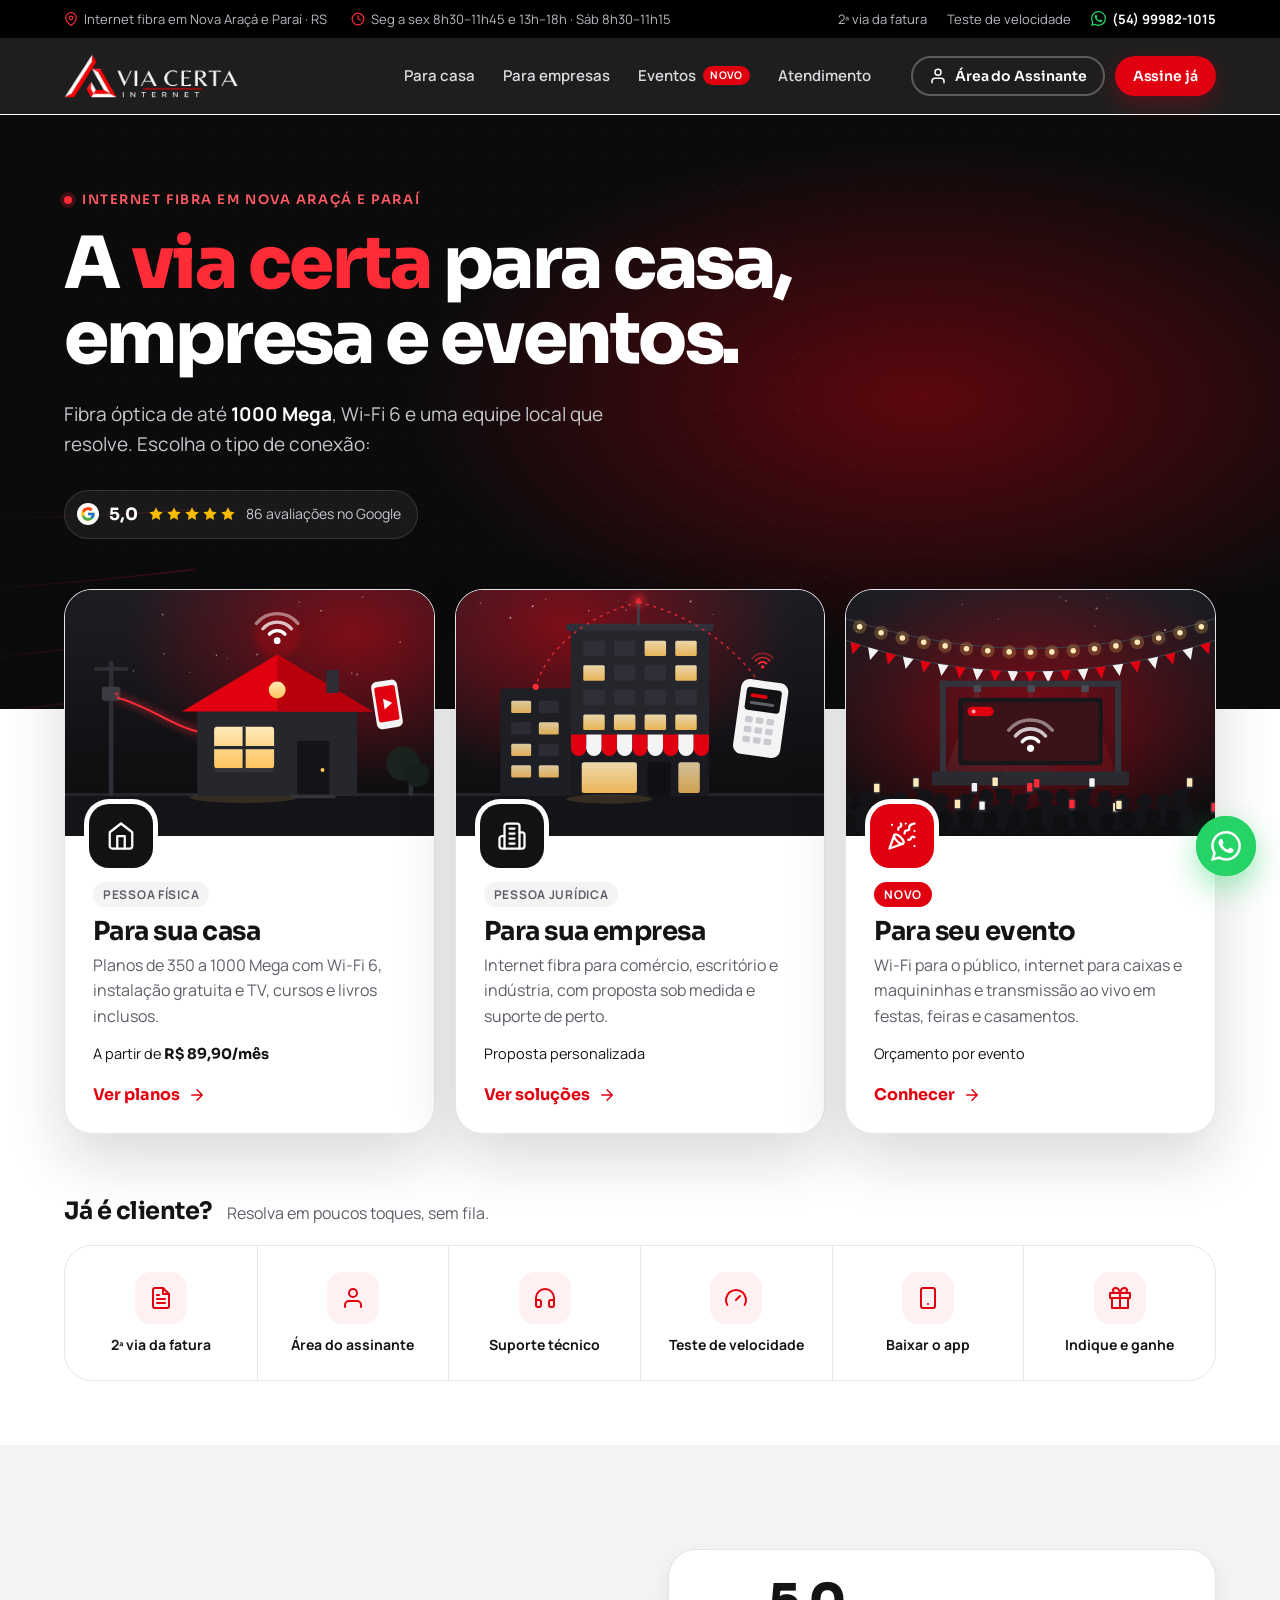
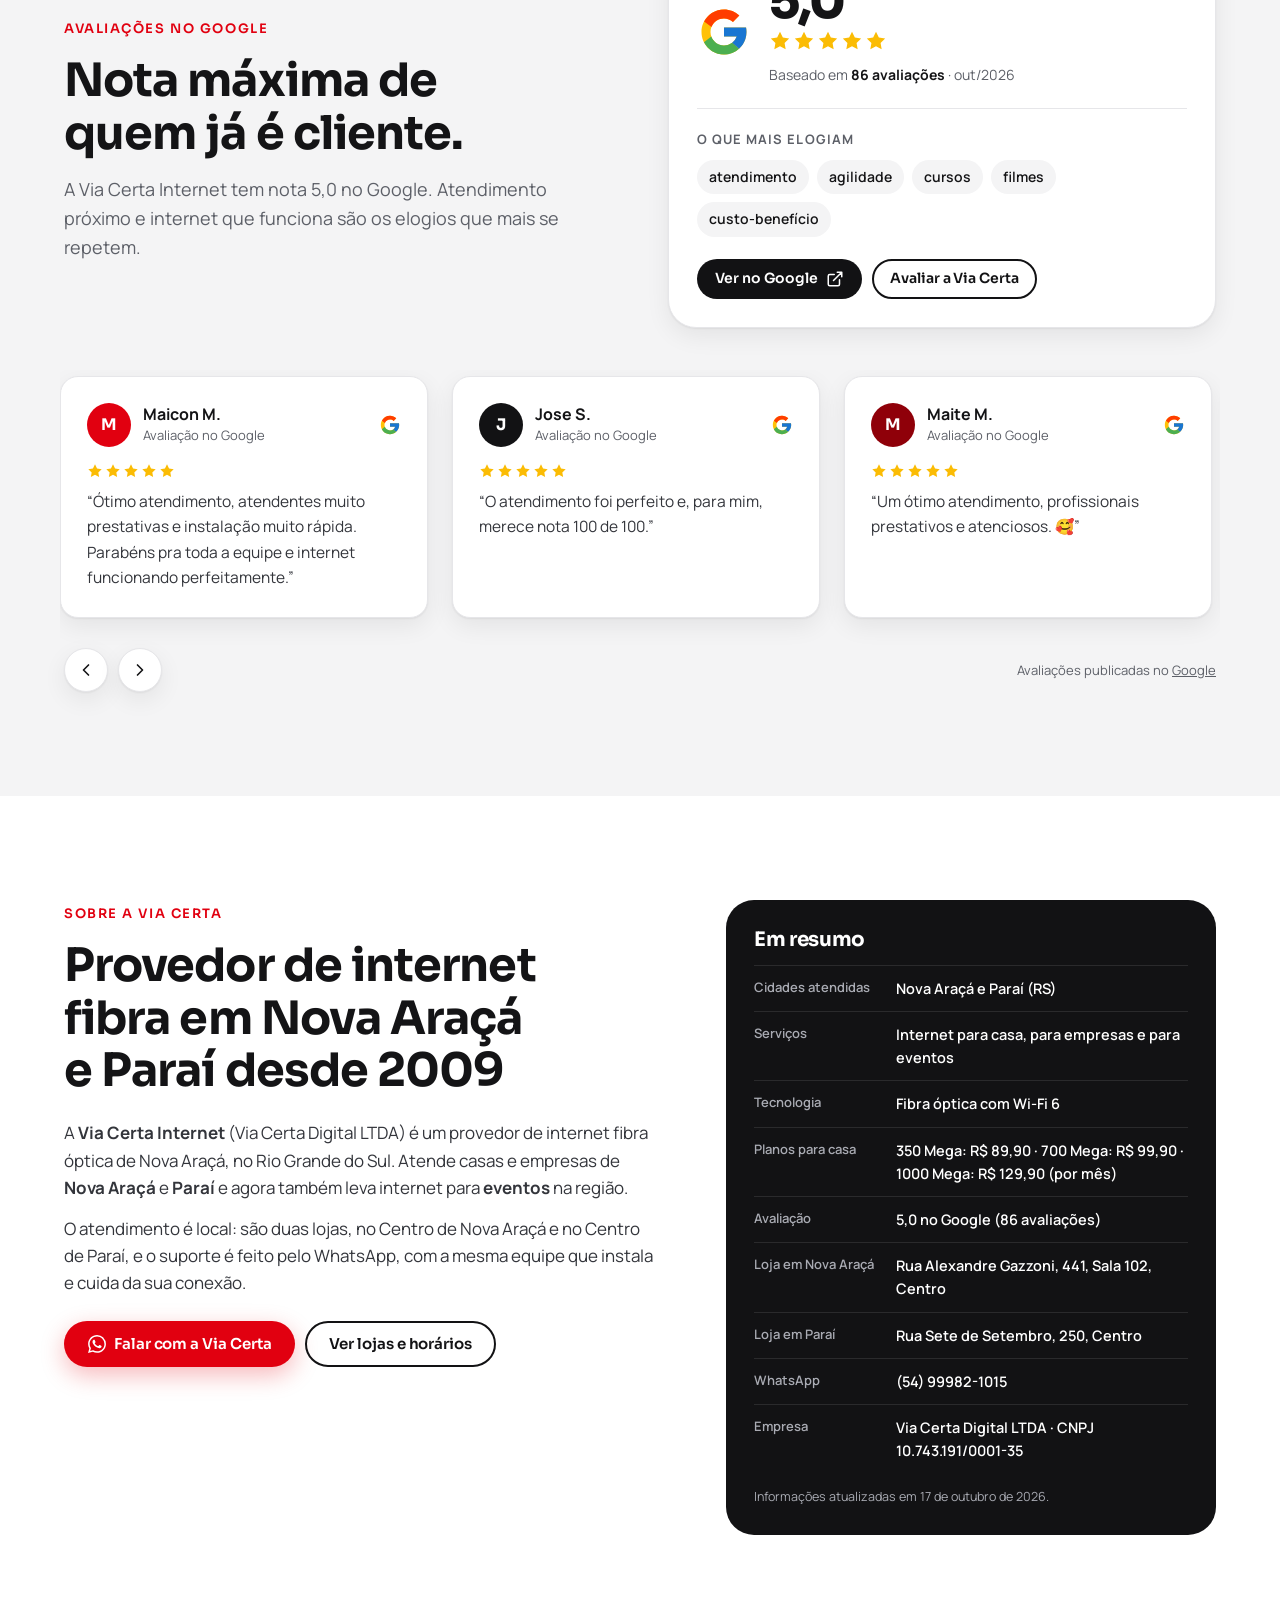
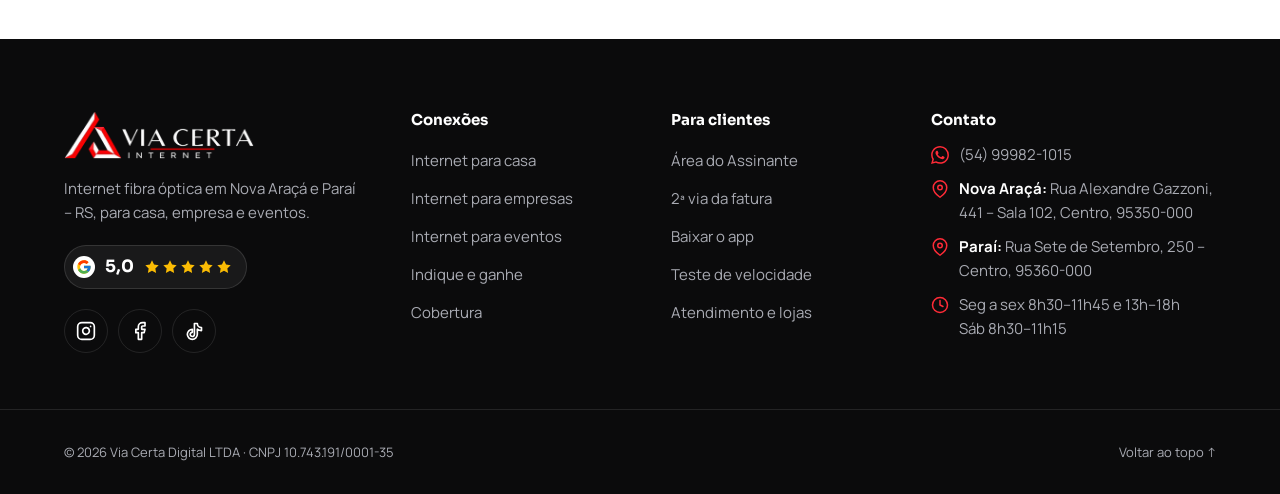
<file: index.html>
<!doctype html>
<html lang="pt-BR">
<head>
  <meta charset="utf-8">
  <meta name="viewport" content="width=device-width, initial-scale=1, viewport-fit=cover">
  <title>Via Certa Internet | Internet fibra em Nova Araçá e Paraí - RS</title>
  <meta name="description" content="Internet fibra em Nova Araçá e Paraí (RS) para casa, empresa e eventos. Planos de 350 a 1000 Mega a partir de R$ 89,90/mês. Nota 5,0 no Google.">
  <meta name="robots" content="index, follow, max-image-preview:large, max-snippet:-1">
  <!-- Quando o domínio estiver definido, adicione: <link rel="canonical" href="https://SEU-DOMINIO.com.br/ESTA-PAGINA"> -->
  <meta name="theme-color" content="#0b0b0c">
  <meta name="geo.region" content="BR-RS">
  <meta name="geo.placename" content="Nova Araçá">
  <meta name="geo.position" content="-28.6588;-51.7441">
  <meta name="ICBM" content="-28.6588, -51.7441">

  <meta property="og:type" content="website">
  <meta property="og:locale" content="pt_BR">
  <meta property="og:site_name" content="Via Certa Internet">
  <meta property="og:title" content="Via Certa Internet | Internet fibra em Nova Araçá e Paraí - RS">
  <meta property="og:description" content="Internet fibra em Nova Araçá e Paraí (RS) para casa, empresa e eventos. Planos de 350 a 1000 Mega a partir de R$ 89,90/mês. Nota 5,0 no Google.">
  <meta property="og:image" content="assets/img/og-image.jpg">
  <meta property="og:image:width" content="1200">
  <meta property="og:image:height" content="630">
  <meta name="twitter:card" content="summary_large_image">

  <link rel="icon" type="image/png" href="assets/img/favicon.png">
  <link rel="apple-touch-icon" href="assets/img/apple-touch-icon.png">
  <link rel="manifest" href="site.webmanifest">

  <link rel="preload" href="assets/fonts/sora-latin.woff2" as="font" type="font/woff2" crossorigin>
  <link rel="preload" href="assets/fonts/manrope-latin.woff2" as="font" type="font/woff2" crossorigin>
  <link rel="stylesheet" href="assets/css/style.css">

  <script type="application/ld+json">
  {
    "@context": "https://schema.org",
    "@graph": [
      {
        "@type": "WebSite",
        "@id": "./#website",
        "name": "Via Certa Internet",
        "alternateName": "Via Certa Digital",
        "inLanguage": "pt-BR",
        "publisher": {
          "@id": "./#empresa"
        }
      },
      {
        "@type": "WebPage",
        "@id": "./#pagina",
        "name": "Via Certa Internet | Internet fibra em Nova Araçá e Paraí - RS",
        "inLanguage": "pt-BR",
        "isPartOf": {
          "@id": "./#website"
        },
        "about": {
          "@id": "./#empresa"
        },
        "dateModified": "2026-10-17"
      },
      {
        "@type": "LocalBusiness",
        "@id": "./#empresa",
        "name": "Via Certa Internet",
        "telephone": "+55-54-99982-1015",
        "address": {
          "@type": "PostalAddress",
          "streetAddress": "Rua Alexandre Gazzoni, 441, Sala 102",
          "addressLocality": "Nova Araçá",
          "addressRegion": "RS",
          "postalCode": "95350-000",
          "addressCountry": "BR"
        },
        "url": "./",
        "additionalType": "https://www.wikidata.org/wiki/Q11371",
        "alternateName": [
          "Via Certa Digital",
          "Viacerta Digital",
          "Viacerta Bitcom",
          "Via Certa Digital - Bitcom"
        ],
        "legalName": "Via Certa Digital LTDA",
        "taxID": "10.743.191/0001-35",
        "foundingDate": "2009-03-26",
        "description": "Provedor de internet fibra óptica em Nova Araçá e Paraí (RS), com lojas nas duas cidades, planos para casa, soluções para empresas e internet para eventos.",
        "department": [
          {
            "@id": "./#loja-parai"
          }
        ],
        "slogan": "Sua casa conectada pela via certa.",
        "logo": "assets/img/logo-escuro.png",
        "image": "assets/img/og-image.jpg",
        "priceRange": "R$ 89,90 - R$ 129,90",
        "currenciesAccepted": "BRL",
        "geo": {
          "@type": "GeoCoordinates",
          "latitude": -28.6588271,
          "longitude": -51.7441465
        },
        "hasMap": "https://maps.google.com/?cid=17424395109808089907",
        "areaServed": [
          {
            "@type": "City",
            "name": "Nova Araçá",
            "sameAs": [
              "https://www.wikidata.org/wiki/Q1757678",
              "https://pt.wikipedia.org/wiki/Nova_Ara%C3%A7%C3%A1"
            ]
          },
          {
            "@type": "City",
            "name": "Paraí",
            "sameAs": [
              "https://www.wikidata.org/wiki/Q1757405",
              "https://pt.wikipedia.org/wiki/Para%C3%AD"
            ]
          }
        ],
        "openingHoursSpecification": [
          {
            "@type": "OpeningHoursSpecification",
            "dayOfWeek": [
              "Monday",
              "Tuesday",
              "Wednesday",
              "Thursday",
              "Friday"
            ],
            "opens": "08:30",
            "closes": "11:45"
          },
          {
            "@type": "OpeningHoursSpecification",
            "dayOfWeek": [
              "Monday",
              "Tuesday",
              "Wednesday",
              "Thursday",
              "Friday"
            ],
            "opens": "13:00",
            "closes": "18:00"
          },
          {
            "@type": "OpeningHoursSpecification",
            "dayOfWeek": "Saturday",
            "opens": "08:30",
            "closes": "11:15"
          }
        ],
        "contactPoint": [
          {
            "@type": "ContactPoint",
            "telephone": "+55-54-99982-1015",
            "contactType": "sales",
            "areaServed": "BR",
            "availableLanguage": "Portuguese"
          },
          {
            "@type": "ContactPoint",
            "telephone": "+55-54-99982-1015",
            "contactType": "technical support",
            "areaServed": "BR",
            "availableLanguage": "Portuguese"
          },
          {
            "@type": "ContactPoint",
            "telephone": "+55-54-99982-1015",
            "contactType": "billing support",
            "areaServed": "BR",
            "availableLanguage": "Portuguese"
          }
        ],
        "sameAs": [
          "https://www.instagram.com/viacertadigital/",
          "https://www.facebook.com/viacertadigital",
          "https://www.tiktok.com/@viacertadigital_internet",
          "https://maps.google.com/?cid=17424395109808089907"
        ],
        "knowsAbout": [
          "Internet fibra óptica",
          "Banda larga",
          "Wi-Fi 6",
          "Internet para eventos"
        ]
      },
      {
        "@type": "LocalBusiness",
        "@id": "./#loja-parai",
        "additionalType": "https://www.wikidata.org/wiki/Q11371",
        "name": "Via Certa Internet - Paraí",
        "parentOrganization": {
          "@id": "./#empresa"
        },
        "telephone": "+55-54-99982-1015",
        "address": {
          "@type": "PostalAddress",
          "streetAddress": "Rua Sete de Setembro, 250",
          "addressLocality": "Paraí",
          "addressRegion": "RS",
          "postalCode": "95360-000",
          "addressCountry": "BR"
        },
        "geo": {
          "@type": "GeoCoordinates",
          "latitude": -28.5976865,
          "longitude": -51.7862298
        },
        "areaServed": {
          "@type": "City",
          "name": "Paraí",
          "sameAs": [
            "https://www.wikidata.org/wiki/Q1757405",
            "https://pt.wikipedia.org/wiki/Para%C3%AD"
          ]
        },
        "openingHoursSpecification": [
          {
            "@type": "OpeningHoursSpecification",
            "dayOfWeek": [
              "Monday",
              "Tuesday",
              "Wednesday",
              "Thursday",
              "Friday"
            ],
            "opens": "08:30",
            "closes": "11:45"
          },
          {
            "@type": "OpeningHoursSpecification",
            "dayOfWeek": [
              "Monday",
              "Tuesday",
              "Wednesday",
              "Thursday",
              "Friday"
            ],
            "opens": "13:00",
            "closes": "18:00"
          },
          {
            "@type": "OpeningHoursSpecification",
            "dayOfWeek": "Saturday",
            "opens": "08:30",
            "closes": "11:15"
          }
        ],
        "image": "assets/img/og-image.jpg",
        "priceRange": "R$ 89,90 - R$ 129,90",
        "url": "atendimento.html#loja-parai"
      }
    ]
  }
  </script>

  <script src="assets/js/config.js" defer></script>
  <script src="assets/js/main.js" defer></script>
</head>
<body>

  <!-- Ícones (usados com <use href="#i-nome">) -->
  <svg width="0" height="0" style="position:absolute" aria-hidden="true" focusable="false">
  <defs>
    <symbol id="i-wifi" viewBox="0 0 24 24"><path d="M5 12.55a11 11 0 0 1 14.08 0"/><path d="M1.42 9a16 16 0 0 1 21.16 0"/><path d="M8.53 16.11a6 6 0 0 1 6.95 0"/><path d="M12 20h.01"/></symbol>
    <symbol id="i-receipt" viewBox="0 0 24 24"><path d="M14 2H6a2 2 0 0 0-2 2v16a2 2 0 0 0 2 2h12a2 2 0 0 0 2-2V8z"/><path d="M14 2v6h6"/><path d="M16 13H8"/><path d="M16 17H8"/><path d="M10 9H8"/></symbol>
    <symbol id="i-user" viewBox="0 0 24 24"><path d="M20 21v-2a4 4 0 0 0-4-4H8a4 4 0 0 0-4 4v2"/><circle cx="12" cy="7" r="4"/></symbol>
    <symbol id="i-users" viewBox="0 0 24 24"><path d="M17 21v-2a4 4 0 0 0-4-4H5a4 4 0 0 0-4 4v2"/><circle cx="9" cy="7" r="4"/><path d="M23 21v-2a4 4 0 0 0-3-3.87M16 3.13a4 4 0 0 1 0 7.75"/></symbol>
    <symbol id="i-headset" viewBox="0 0 24 24"><path d="M3 18v-6a9 9 0 0 1 18 0v6"/><path d="M21 19a2 2 0 0 1-2 2h-1a2 2 0 0 1-2-2v-3a2 2 0 0 1 2-2h3zM3 19a2 2 0 0 0 2 2h1a2 2 0 0 0 2-2v-3a2 2 0 0 0-2-2H3z"/></symbol>
    <symbol id="i-gauge" viewBox="0 0 24 24"><path d="m12 14 4-4"/><path d="M3.34 19a10 10 0 1 1 17.32 0"/></symbol>
    <symbol id="i-pin" viewBox="0 0 24 24"><path d="M21 10c0 7-9 13-9 13s-9-6-9-13a9 9 0 0 1 18 0z"/><circle cx="12" cy="10" r="3"/></symbol>
    <symbol id="i-gift" viewBox="0 0 24 24"><path d="M20 12v10H4V12"/><path d="M2 7h20v5H2z"/><path d="M12 22V7"/><path d="M12 7H7.5a2.5 2.5 0 0 1 0-5C11 2 12 7 12 7z"/><path d="M12 7h4.5a2.5 2.5 0 0 0 0-5C13 2 12 7 12 7z"/></symbol>
    <symbol id="i-check" viewBox="0 0 24 24"><path d="M20 6 9 17l-5-5"/></symbol>
    <symbol id="i-star" viewBox="0 0 24 24"><path fill="currentColor" stroke="none" d="m12 2 3.09 6.26L22 9.27l-5 4.87 1.18 6.88L12 17.77l-6.18 3.25L7 14.14 2 9.27l6.91-1.01z"/></symbol>
    <symbol id="i-tv" viewBox="0 0 24 24"><rect x="2" y="7" width="20" height="15" rx="2"/><path d="m17 2-5 5-5-5"/></symbol>
    <symbol id="i-film" viewBox="0 0 24 24"><rect x="2" y="2" width="20" height="20" rx="2.18"/><path d="M7 2v20M17 2v20M2 12h20M2 7h5M2 17h5M17 17h5M17 7h5"/></symbol>
    <symbol id="i-book" viewBox="0 0 24 24"><path d="M2 3h6a4 4 0 0 1 4 4v14a3 3 0 0 0-3-3H2z"/><path d="M22 3h-6a4 4 0 0 0-4 4v14a3 3 0 0 1 3-3h7z"/></symbol>
    <symbol id="i-cap" viewBox="0 0 24 24"><path d="M22 10 12 5 2 10l10 5 10-5z"/><path d="M6 12v5c3 3 9 3 12 0v-5"/></symbol>
    <symbol id="i-game" viewBox="0 0 24 24"><path d="M6 12h4M8 10v4M15 13h.01M18 11h.01"/><rect x="2" y="6" width="20" height="12" rx="2"/></symbol>
    <symbol id="i-phone" viewBox="0 0 24 24"><path d="M22 16.92v3a2 2 0 0 1-2.18 2 19.79 19.79 0 0 1-8.63-3.07 19.5 19.5 0 0 1-6-6 19.79 19.79 0 0 1-3.07-8.67A2 2 0 0 1 4.11 2h3a2 2 0 0 1 2 1.72c.13.96.36 1.9.7 2.81a2 2 0 0 1-.45 2.11L8.09 9.91a16 16 0 0 0 6 6l1.27-1.27a2 2 0 0 1 2.11-.45c.91.34 1.85.57 2.81.7A2 2 0 0 1 22 16.92z"/></symbol>
    <symbol id="i-clock" viewBox="0 0 24 24"><circle cx="12" cy="12" r="10"/><path d="M12 6v6l4 2"/></symbol>
    <symbol id="i-arrow" viewBox="0 0 24 24"><path d="M5 12h14M12 5l7 7-7 7"/></symbol>
    <symbol id="i-left" viewBox="0 0 24 24"><path d="m15 18-6-6 6-6"/></symbol>
    <symbol id="i-right" viewBox="0 0 24 24"><path d="m9 18 6-6-6-6"/></symbol>
    <symbol id="i-down" viewBox="0 0 24 24"><path d="m6 9 6 6 6-6"/></symbol>
    <symbol id="i-menu" viewBox="0 0 24 24"><path d="M3 6h18M3 12h18M3 18h18"/></symbol>
    <symbol id="i-x" viewBox="0 0 24 24"><path d="M18 6 6 18M6 6l12 12"/></symbol>
    <symbol id="i-home" viewBox="0 0 24 24"><path d="m3 9 9-7 9 7v11a2 2 0 0 1-2 2H5a2 2 0 0 1-2-2z"/><path d="M9 22V12h6v10"/></symbol>
    <symbol id="i-building" viewBox="0 0 24 24"><path d="M6 22V4a2 2 0 0 1 2-2h8a2 2 0 0 1 2 2v18z"/><path d="M6 12H4a2 2 0 0 0-2 2v6a2 2 0 0 0 2 2h2"/><path d="M18 9h2a2 2 0 0 1 2 2v9a2 2 0 0 1-2 2h-2"/><path d="M10 6h4M10 10h4M10 14h4M10 18h4"/></symbol>
    <symbol id="i-party" viewBox="0 0 24 24"><path d="M5.8 11.3 2 22l10.7-3.79"/><path d="M4 3h.01M22 8h.01M15 2h.01M22 20h.01"/><path d="m22 2-2.24.75a2.9 2.9 0 0 0-1.96 3.12c.1.86-.57 1.63-1.45 1.63h-.38c-.86 0-1.6.6-1.76 1.44L14 10"/><path d="m22 13-.82-.33c-.86-.34-1.82.2-1.98 1.11-.11.7-.72 1.22-1.43 1.22H17"/><path d="m11 2 .33.82c.34.86-.2 1.82-1.11 1.98C9.52 4.9 9 5.52 9 6.23V7"/><path d="M11 13c1.93 1.93 2.83 4.17 2 5-.83.83-3.07-.07-5-2-1.93-1.93-2.83-4.17-2-5 .83-.83 3.07.07 5 2z"/></symbol>
    <symbol id="i-briefcase" viewBox="0 0 24 24"><rect x="2" y="7" width="20" height="14" rx="2"/><path d="M16 21V5a2 2 0 0 0-2-2h-4a2 2 0 0 0-2 2v16"/></symbol>
    <symbol id="i-store" viewBox="0 0 24 24"><path d="M3 9 4.5 4h15L21 9"/><path d="M4 9v11h16V9"/><path d="M3 9h18"/><path d="M9 20v-6h6v6"/></symbol>
    <symbol id="i-laptop" viewBox="0 0 24 24"><rect x="3" y="4" width="18" height="12" rx="2"/><path d="M2 20h20"/></symbol>
    <symbol id="i-factory" viewBox="0 0 24 24"><path d="M2 20V9l6 4V9l6 4V4h8v16z"/><path d="M6 17h.01M10 17h.01M14 17h.01M18 17h.01"/></symbol>
    <symbol id="i-card" viewBox="0 0 24 24"><rect x="2" y="5" width="20" height="14" rx="2"/><path d="M2 10h20M6 15h4"/></symbol>
    <symbol id="i-video" viewBox="0 0 24 24"><path d="m22 8-6 4 6 4z"/><rect x="2" y="6" width="14" height="12" rx="2"/></symbol>
    <symbol id="i-signal" viewBox="0 0 24 24"><path d="M2 20h.01M7 20v-4M12 20v-8M17 20V8M22 4v16"/></symbol>
    <symbol id="i-activity" viewBox="0 0 24 24"><path d="M22 12h-4l-3 9L9 3l-3 9H2"/></symbol>
    <symbol id="i-clipboard" viewBox="0 0 24 24"><rect x="8" y="2" width="8" height="4" rx="1"/><path d="M16 4h2a2 2 0 0 1 2 2v14a2 2 0 0 1-2 2H6a2 2 0 0 1-2-2V6a2 2 0 0 1 2-2h2"/><path d="m9 14 2 2 4-4"/></symbol>
    <symbol id="i-wrench" viewBox="0 0 24 24"><path d="M14.7 6.3a1 1 0 0 0 0 1.4l1.6 1.6a1 1 0 0 0 1.4 0l3.77-3.77a6 6 0 0 1-7.94 7.94l-6.91 6.91a2.12 2.12 0 0 1-3-3l6.91-6.91a6 6 0 0 1 7.94-7.94l-3.76 3.76z"/></symbol>
    <symbol id="i-shield" viewBox="0 0 24 24"><path d="M12 22s8-4 8-10V5l-8-3-8 3v7c0 6 8 10 8 10z"/><path d="m9 12 2 2 4-4"/></symbol>
    <symbol id="i-calendar" viewBox="0 0 24 24"><rect x="3" y="4" width="18" height="18" rx="2"/><path d="M16 2v4M8 2v4M3 10h18"/></symbol>
    <symbol id="i-heart" viewBox="0 0 24 24"><path d="M19 14c1.49-1.46 3-3.21 3-5.5A5.5 5.5 0 0 0 16.5 3c-1.76 0-3 .5-4.5 2-1.5-1.5-2.74-2-4.5-2A5.5 5.5 0 0 0 2 8.5c0 2.3 1.5 4.05 3 5.5l7 7z"/></symbol>
    <symbol id="i-trophy" viewBox="0 0 24 24"><path d="M6 9H4.5a2.5 2.5 0 0 1 0-5H6"/><path d="M18 9h1.5a2.5 2.5 0 0 0 0-5H18"/><path d="M4 22h16"/><path d="M10 14.66V17c0 .55-.47.98-.97 1.21C7.85 18.75 7 20.24 7 22"/><path d="M14 14.66V17c0 .55.47.98.97 1.21C16.15 18.75 17 20.24 17 22"/><path d="M18 2H6v7a6 6 0 0 0 12 0z"/></symbol>
    <symbol id="i-music" viewBox="0 0 24 24"><path d="M9 18V5l12-2v13"/><circle cx="6" cy="18" r="3"/><circle cx="18" cy="16" r="3"/></symbol>
    <symbol id="i-mic" viewBox="0 0 24 24"><path d="M12 2a3 3 0 0 0-3 3v7a3 3 0 0 0 6 0V5a3 3 0 0 0-3-3z"/><path d="M19 10v2a7 7 0 0 1-14 0v-2"/><path d="M12 19v3"/></symbol>
    <symbol id="i-mobile" viewBox="0 0 24 24"><rect x="5" y="2" width="14" height="20" rx="2"/><path d="M12 18h.01"/></symbol>
    <symbol id="i-zap" viewBox="0 0 24 24"><path d="M13 2 3 14h9l-1 8 10-12h-9z"/></symbol>
    <symbol id="i-wallet" viewBox="0 0 24 24"><path d="M21 12V7H5a2 2 0 0 1 0-4h14v4"/><path d="M3 5v14a2 2 0 0 0 2 2h16v-5"/><path d="M18 12a2 2 0 0 0 0 4h4v-4z"/></symbol>
    <symbol id="i-bag" viewBox="0 0 24 24"><path d="M6 2 3 6v14a2 2 0 0 0 2 2h14a2 2 0 0 0 2-2V6l-3-4z"/><path d="M3 6h18"/><path d="M16 10a4 4 0 0 1-8 0"/></symbol>
    <symbol id="i-external" viewBox="0 0 24 24"><path d="M18 13v6a2 2 0 0 1-2 2H5a2 2 0 0 1-2-2V8a2 2 0 0 1 2-2h6"/><path d="M15 3h6v6M10 14 21 3"/></symbol>
    <symbol id="i-whatsapp" viewBox="0 0 24 24"><path fill="currentColor" stroke="none" d="M17.47 14.38c-.3-.15-1.76-.87-2.03-.97-.27-.1-.47-.15-.67.15-.2.3-.77.97-.94 1.16-.17.2-.35.22-.64.08-.3-.15-1.26-.47-2.39-1.48-.88-.79-1.48-1.76-1.65-2.06-.17-.3-.02-.46.13-.6.13-.14.3-.35.45-.52.15-.18.2-.3.3-.5.1-.2.05-.37-.03-.52-.07-.15-.67-1.61-.91-2.2-.24-.58-.49-.5-.67-.51h-.57c-.2 0-.52.07-.79.37-.27.3-1.04 1.02-1.04 2.48s1.06 2.88 1.21 3.07c.15.2 2.1 3.2 5.08 4.49.71.31 1.26.49 1.7.63.71.22 1.36.19 1.87.12.57-.09 1.76-.72 2-1.41.25-.7.25-1.29.18-1.41-.08-.13-.28-.2-.57-.35zM12.05 21.79h-.01a9.87 9.87 0 0 1-5.03-1.38l-.36-.21-3.74.98 1-3.65-.24-.37a9.86 9.86 0 0 1-1.51-5.26c0-5.45 4.44-9.88 9.89-9.88 2.64 0 5.12 1.03 6.99 2.9a9.83 9.83 0 0 1 2.89 6.99c0 5.45-4.44 9.88-9.88 9.88zm8.41-18.3A11.82 11.82 0 0 0 12.05 0C5.5 0 .16 5.34.16 11.89c0 2.1.55 4.14 1.59 5.95L.06 24l6.3-1.65a11.88 11.88 0 0 0 5.68 1.45h.01c6.55 0 11.89-5.34 11.89-11.89a11.82 11.82 0 0 0-3.48-8.41z"/></symbol>
    <symbol id="i-instagram" viewBox="0 0 24 24"><rect x="2" y="2" width="20" height="20" rx="5"/><path d="M16 11.37A4 4 0 1 1 12.63 8 4 4 0 0 1 16 11.37zM17.5 6.5h.01"/></symbol>
    <symbol id="i-facebook" viewBox="0 0 24 24"><path d="M18 2h-3a5 5 0 0 0-5 5v3H7v4h3v8h4v-8h3l1-4h-4V7a1 1 0 0 1 1-1h3z"/></symbol>
    <symbol id="i-tiktok" viewBox="0 0 24 24"><path d="M16 3a5 5 0 0 0 5 5v3.5a8.5 8.5 0 0 1-5-1.6V16a6 6 0 1 1-6-6v3.6A2.5 2.5 0 1 0 12.5 16V3z"/></symbol>
    <symbol id="i-play" viewBox="0 0 24 24"><path fill="currentColor" stroke="none" d="M3.6 1.8c-.3.3-.5.8-.5 1.4v17.6c0 .6.2 1.1.5 1.4l.1.1 9.9-9.9v-.2L3.7 1.7zM16.9 15.6l-3.3-3.3v-.2l3.3-3.3.1.04 3.9 2.2c1.1.6 1.1 1.7 0 2.3l-3.9 2.2zM17 15.5 13.6 12 3.6 22.2c.4.4 1 .4 1.7.05L17 15.5M17 8.5 5.3 1.8c-.7-.4-1.3-.3-1.7.1L13.6 12z"/></symbol>
    <symbol id="i-apple" viewBox="0 0 24 24"><path fill="currentColor" stroke="none" d="M16.37 12.6c-.02-2.34 1.91-3.47 2-3.52-1.09-1.6-2.79-1.82-3.39-1.84-1.44-.15-2.82.85-3.55.85-.73 0-1.86-.83-3.06-.81-1.57.02-3.02.92-3.83 2.33-1.64 2.84-.42 7.04 1.17 9.35.78 1.13 1.71 2.39 2.93 2.35 1.18-.05 1.62-.76 3.04-.76 1.42 0 1.82.76 3.06.73 1.27-.02 2.07-1.15 2.84-2.29.9-1.31 1.27-2.58 1.29-2.65-.03-.01-2.47-.95-2.5-3.76zM14.04 5.72c.65-.79 1.09-1.88.97-2.97-.94.04-2.07.62-2.74 1.41-.6.7-1.13 1.81-.99 2.88 1.05.08 2.12-.53 2.76-1.32z"/></symbol>
    <symbol id="i-google" viewBox="0 0 48 48"><path fill="#FFC107" stroke="none" d="M43.61 20.08H42V20H24v8h11.3c-1.65 4.66-6.08 8-11.3 8-6.63 0-12-5.37-12-12s5.37-12 12-12c3.06 0 5.84 1.15 7.96 3.04l5.66-5.66C34.05 6.05 29.27 4 24 4 12.95 4 4 12.95 4 24s8.95 20 20 20 20-8.95 20-20c0-1.34-.14-2.65-.39-3.92z"/><path fill="#FF3D00" stroke="none" d="m6.31 14.69 6.57 4.82C14.66 15.11 18.96 12 24 12c3.06 0 5.84 1.15 7.96 3.04l5.66-5.66C34.05 6.05 29.27 4 24 4 16.32 4 9.66 8.34 6.31 14.69z"/><path fill="#4CAF50" stroke="none" d="M24 44c5.17 0 9.86-1.98 13.41-5.19l-6.19-5.24A11.91 11.91 0 0 1 24 36c-5.2 0-9.62-3.32-11.28-7.95l-6.52 5.03C9.5 39.56 16.23 44 24 44z"/><path fill="#1976D2" stroke="none" d="M43.61 20.08H42V20H24v8h11.3a12.04 12.04 0 0 1-4.09 5.57l6.19 5.24C36.97 39.2 44 34 44 24c0-1.34-.14-2.65-.39-3.92z"/></symbol>
  </defs>
  </svg>
  <a class="skip-link" href="#conteudo">Pular para o conteúdo</a>

  <!-- ===== CABEÇALHO (igual em todas as páginas) ===== -->
  <header class="site-header" id="topo">
    <div class="topbar">
      <div class="container topbar__inner">
        <p class="topbar__item"><svg class="i" aria-hidden="true"><use href="#i-pin"/></svg> Internet fibra em Nova Araçá e Paraí · RS</p>
        <p class="topbar__item topbar__hide-sm"><svg class="i" aria-hidden="true"><use href="#i-clock"/></svg> Seg a sex 8h30–11h45 e 13h–18h · Sáb 8h30–11h15</p>
        <div class="topbar__links">
          <a href="#" data-link="segundaVia">2ª via da fatura</a>
          <a href="#" data-link="testeVelocidade">Teste de velocidade</a>
          <a href="https://wa.me/5554999821015" data-wa="Olá! Vim pelo site da Via Certa Internet e gostaria de atendimento. Sou de {cidade}." data-wa-ctx="geral" target="_blank" rel="noopener" class="topbar__wa"><svg class="i" aria-hidden="true"><use href="#i-whatsapp"/></svg> (54) 99982-1015</a>
        </div>
      </div>
    </div>

    <div class="navbar">
      <div class="container navbar__inner">
        <a href="./" class="brand" aria-label="Via Certa Internet - página inicial">
          <picture>
            <source type="image/webp" srcset="assets/img/logo-branco.webp">
            <img src="assets/img/logo-branco.png" alt="Via Certa Internet" width="400" height="101" fetchpriority="high">
          </picture>
        </a>

        <nav class="nav" id="menu" aria-label="Menu principal">
          <ul class="nav__list">
            <li><a href="residencial.html">Para casa</a></li>
            <li><a href="empresas.html">Para empresas</a></li>
            <li><a href="eventos.html">Eventos <span class="nav__new">Novo</span></a></li>
            <li><a href="atendimento.html">Atendimento</a></li>
          </ul>
          <div class="nav__mobile-extra">
            <button type="button" class="btn btn--ghost-light btn--block" data-open-cliente><svg class="i" aria-hidden="true"><use href="#i-user"/></svg> Área do Assinante</button>
            <a href="https://wa.me/5554999821015" data-wa="Olá! Vim pelo site da Via Certa Internet e gostaria de atendimento. Sou de {cidade}." data-wa-ctx="geral" target="_blank" rel="noopener" class="nav__mobile-wa"><svg class="i" aria-hidden="true"><use href="#i-whatsapp"/></svg> (54) 99982-1015</a>
          </div>
        </nav>

        <div class="navbar__actions">
          <button type="button" class="btn btn--ghost-light btn--sm navbar__cliente" data-open-cliente><svg class="i" aria-hidden="true"><use href="#i-user"/></svg><span>Área do Assinante</span></button>
          <a href="residencial.html#planos" class="btn btn--red btn--sm navbar__cta">Assine já</a>
          <button type="button" class="nav-toggle" aria-expanded="false" aria-controls="menu" aria-label="Abrir menu">
            <svg class="i i--open" aria-hidden="true"><use href="#i-menu"/></svg>
            <svg class="i i--close" aria-hidden="true"><use href="#i-x"/></svg>
          </button>
        </div>
      </div>
    </div>
  </header>

  <main id="conteudo">

    <!-- ===== HERO ===== -->
    <section class="hero hero--home" id="inicio">
      <div class="hero__bg" aria-hidden="true">
        <svg class="hero__fibers" viewBox="0 0 1440 720" preserveAspectRatio="xMidYMid slice">
          <defs>
            <linearGradient id="fiberGrad" x1="0" x2="1" y1="0" y2="0">
              <stop offset="0" stop-color="#ff1f2d" stop-opacity="0"/>
              <stop offset=".55" stop-color="#ff1f2d" stop-opacity=".55"/>
              <stop offset="1" stop-color="#ffffff" stop-opacity=".9"/>
            </linearGradient>
            <radialGradient id="glow" cx="72%" cy="48%" r="40%">
              <stop offset="0" stop-color="#e10010" stop-opacity=".38"/>
              <stop offset="1" stop-color="#e10010" stop-opacity="0"/>
            </radialGradient>
          </defs>
          <rect width="1440" height="720" fill="url(#glow)"/>
          <g fill="none" stroke="url(#fiberGrad)" stroke-linecap="round">
            <path class="fiber f1" d="M-40 640 C 360 600, 640 520, 1030 380"/>
            <path class="fiber f2" d="M-40 560 C 340 540, 700 460, 1030 360"/>
            <path class="fiber f3" d="M-40 700 C 420 660, 760 540, 1040 400"/>
            <path class="fiber f4" d="M-40 480 C 300 480, 680 420, 1020 345"/>
            <path class="fiber f5" d="M-40 760 C 480 720, 800 560, 1050 420"/>
          </g>
        </svg>
      </div>

      <div class="container hero__inner hero__inner--home">
        <div class="hero__copy">
          <h1 class="hero__title">
            <span class="hero__kicker"><span class="dot" aria-hidden="true"></span>Internet fibra em Nova Araçá e Paraí</span><span class="sr-only">: </span>
            A <em>via certa</em> para casa, empresa e eventos.
          </h1>
          <p class="hero__lead">Fibra óptica de até <strong>1000 Mega</strong>, Wi-Fi 6 e uma equipe local que resolve. Escolha o tipo de conexão:</p>
          <a href="#avaliacoes" class="rating-chip">
            <svg class="rating-chip__g" aria-hidden="true"><use href="#i-google"/></svg><span class="rating-chip__score">5,0</span><span class="stars" aria-hidden="true"><svg><use href="#i-star"/></svg><svg><use href="#i-star"/></svg><svg><use href="#i-star"/></svg><svg><use href="#i-star"/></svg><svg><use href="#i-star"/></svg></span><span class="rating-chip__count">86 avaliações no Google</span>
          </a>
        </div>
      </div>
    </section>

    <!-- ===== SEGMENTOS ===== -->
    <section class="segments" aria-label="Tipos de conexão">
      <div class="container">
        <ul class="segments__grid">
          <li>
            <a class="segment" href="residencial.html">
              <span class="segment__media"><img src="assets/img/ilustra-casa.svg" alt="Ilustração de casa conectada com internet fibra e Wi-Fi" width="480" height="320" decoding="async"></span>
              <span class="segment__icon"><svg class="i" aria-hidden="true"><use href="#i-home"/></svg></span>
              <span class="segment__body">
                <span class="segment__tag">Pessoa física</span>
                <h2 class="segment__title">Para sua casa</h2>
                <span class="segment__text">Planos de 350 a 1000 Mega com Wi-Fi 6, instalação gratuita e TV, cursos e livros inclusos.</span>
                <span class="segment__short">350 a 1000 Mega, Wi-Fi 6 e instalação grátis.</span>
                <span class="segment__price">A partir de <strong>R$ 89,90/mês</strong></span>
              </span>
              <span class="segment__go">Ver planos <svg class="i" aria-hidden="true"><use href="#i-arrow"/></svg></span>
            </a>
          </li>
          <li>
            <a class="segment" href="empresas.html">
              <span class="segment__media"><img src="assets/img/ilustra-empresa.svg" alt="Ilustração de prédio comercial e loja conectados à internet fibra" width="480" height="320" decoding="async"></span>
              <span class="segment__icon"><svg class="i" aria-hidden="true"><use href="#i-building"/></svg></span>
              <span class="segment__body">
                <span class="segment__tag">Pessoa jurídica</span>
                <h2 class="segment__title">Para sua empresa</h2>
                <span class="segment__text">Internet fibra para comércio, escritório e indústria, com proposta sob medida e suporte de perto.</span>
                <span class="segment__short">Fibra para comércio, escritório e indústria.</span>
                <span class="segment__price">Proposta personalizada</span>
              </span>
              <span class="segment__go">Ver soluções <svg class="i" aria-hidden="true"><use href="#i-arrow"/></svg></span>
            </a>
          </li>
          <li>
            <a class="segment segment--event" href="eventos.html">
              <span class="segment__media"><img src="assets/img/ilustra-evento.svg" alt="Ilustração de evento com palco, luzes e público conectado ao Wi-Fi" width="480" height="320" decoding="async"></span>
              <span class="segment__icon"><svg class="i" aria-hidden="true"><use href="#i-party"/></svg></span>
              <span class="segment__body">
                <span class="segment__tag segment__tag--new">Novo</span>
                <h2 class="segment__title">Para seu evento</h2>
                <span class="segment__text">Wi-Fi para o público, internet para caixas e maquininhas e transmissão ao vivo em festas, feiras e casamentos.</span>
                <span class="segment__short">Wi-Fi e internet para festas, feiras e casamentos.</span>
                <span class="segment__price">Orçamento por evento</span>
              </span>
              <span class="segment__go">Conhecer <svg class="i" aria-hidden="true"><use href="#i-arrow"/></svg></span>
            </a>
          </li>
        </ul>
      </div>
    </section>

    <!-- ===== JÁ É CLIENTE ===== -->
    <section class="section client-strip" aria-labelledby="cliente-titulo">
      <div class="container">
        <div class="client-strip__head">
          <h2 class="client-strip__title" id="cliente-titulo">Já é cliente?</h2>
          <p>Resolva em poucos toques, sem fila.</p>
        </div>
        <ul class="client-strip__grid">
          <li><a href="#" data-link="segundaVia" class="shortcut"><span class="shortcut__icon"><svg class="i" aria-hidden="true"><use href="#i-receipt"/></svg></span><span>2ª via da fatura</span></a></li>
          <li><button type="button" class="shortcut" data-open-cliente><span class="shortcut__icon"><svg class="i" aria-hidden="true"><use href="#i-user"/></svg></span><span>Área do assinante</span></button></li>
          <li><a href="https://wa.me/5554999821015" data-wa="Olá! Sou cliente da Via Certa Internet em {cidade} e preciso de suporte técnico." data-wa-ctx="cliente" target="_blank" rel="noopener" class="shortcut"><span class="shortcut__icon"><svg class="i" aria-hidden="true"><use href="#i-headset"/></svg></span><span>Suporte técnico</span></a></li>
          <li><a href="#" data-link="testeVelocidade" class="shortcut"><span class="shortcut__icon"><svg class="i" aria-hidden="true"><use href="#i-gauge"/></svg></span><span>Teste de velocidade</span></a></li>
          <li><a href="#" data-link="appAuto" class="shortcut"><span class="shortcut__icon"><svg class="i" aria-hidden="true"><use href="#i-mobile"/></svg></span><span>Baixar o app</span></a></li>
          <li><a href="residencial.html#indique" class="shortcut"><span class="shortcut__icon"><svg class="i" aria-hidden="true"><use href="#i-gift"/></svg></span><span>Indique e ganhe</span></a></li>
        </ul>
      </div>
    </section>

    <!-- ===== AVALIAÇÕES GOOGLE ===== -->
    <section class="section reviews" id="avaliacoes" aria-labelledby="avaliacoes-titulo">
      <div class="container reviews__inner">
        <div class="reviews__summary">
          <p class="eyebrow">Avaliações no Google</p>
          <h2 class="section-title" id="avaliacoes-titulo">Nota máxima de quem já é cliente.</h2>
          <p class="section-lead">A Via Certa Internet tem nota 5,0 no Google. Atendimento próximo e internet que funciona são os elogios que mais se repetem.</p>
        </div>

        <div class="score-card">
          <div class="score-card__top">
            <svg class="score-card__g" aria-hidden="true"><use href="#i-google"/></svg>
            <div>
              <p class="score-card__score"><span data-g-nota>5,0</span><span class="sr-only"> de 5 estrelas</span></p>
              <span class="stars stars--lg" aria-hidden="true"><svg><use href="#i-star"/></svg><svg><use href="#i-star"/></svg><svg><use href="#i-star"/></svg><svg><use href="#i-star"/></svg><svg><use href="#i-star"/></svg></span>
              <p class="score-card__count">Baseado em <strong><span data-g-total>86</span> avaliações</strong> · <span data-g-quando><time datetime="2026-10">out/2026</time></span></p>
            </div>
          </div>
          <div class="score-card__topics">
            <p>O que mais elogiam</p>
            <ul class="chips"><li>atendimento</li><li>agilidade</li><li>cursos</li><li>filmes</li><li>custo-benefício</li></ul>
          </div>
          <div class="score-card__actions">
            <a href="https://maps.google.com/?cid=17424395109808089907" data-link="googleMaps" target="_blank" rel="noopener" class="btn btn--dark btn--sm">Ver no Google <svg class="i" aria-hidden="true"><use href="#i-external"/></svg></a>
            <a href="https://maps.google.com/?cid=17424395109808089907" data-link="googleAvaliar" target="_blank" rel="noopener" class="btn btn--outline btn--sm">Avaliar a Via Certa</a>
          </div>
        </div>

        <div class="reviews__carousel">
          <!-- Avaliações reais copiadas do perfil do Google (12/10/2026). Com a integração ao vivo ativa, o JS substitui este conteúdo. -->
          <div class="reviews__track" data-reviews tabindex="0" role="region" aria-label="Avaliações de clientes no Google">
            <article class="review">
              <div class="review__head"><span class="review__avatar">M</span><div class="review__who"><p class="review__name">Maicon M.</p><p class="review__when">Avaliação no Google</p></div><svg class="review__g" aria-hidden="true"><use href="#i-google"/></svg></div>
              <span class="stars" role="img" aria-label="5 de 5 estrelas"><svg><use href="#i-star"/></svg><svg><use href="#i-star"/></svg><svg><use href="#i-star"/></svg><svg><use href="#i-star"/></svg><svg><use href="#i-star"/></svg></span>
              <p class="review__text">Ótimo atendimento, atendentes muito prestativas e instalação muito rápida. Parabéns pra toda a equipe e internet funcionando perfeitamente.</p>
            </article>
            <article class="review">
              <div class="review__head"><span class="review__avatar review__avatar--dark">J</span><div class="review__who"><p class="review__name">Jose S.</p><p class="review__when">Avaliação no Google</p></div><svg class="review__g" aria-hidden="true"><use href="#i-google"/></svg></div>
              <span class="stars" role="img" aria-label="5 de 5 estrelas"><svg><use href="#i-star"/></svg><svg><use href="#i-star"/></svg><svg><use href="#i-star"/></svg><svg><use href="#i-star"/></svg><svg><use href="#i-star"/></svg></span>
              <p class="review__text">O atendimento foi perfeito e, para mim, merece nota 100 de 100.</p>
            </article>
            <article class="review">
              <div class="review__head"><span class="review__avatar review__avatar--wine">M</span><div class="review__who"><p class="review__name">Maite M.</p><p class="review__when">Avaliação no Google</p></div><svg class="review__g" aria-hidden="true"><use href="#i-google"/></svg></div>
              <span class="stars" role="img" aria-label="5 de 5 estrelas"><svg><use href="#i-star"/></svg><svg><use href="#i-star"/></svg><svg><use href="#i-star"/></svg><svg><use href="#i-star"/></svg><svg><use href="#i-star"/></svg></span>
              <p class="review__text">Um ótimo atendimento, profissionais prestativos e atenciosos. 🥰</p>
            </article>
            <article class="review">
              <div class="review__head"><span class="review__avatar review__avatar--gray">C</span><div class="review__who"><p class="review__name">Cliente Via Certa</p><p class="review__when">Avaliação no Google</p></div><svg class="review__g" aria-hidden="true"><use href="#i-google"/></svg></div>
              <span class="stars" role="img" aria-label="5 de 5 estrelas"><svg><use href="#i-star"/></svg><svg><use href="#i-star"/></svg><svg><use href="#i-star"/></svg><svg><use href="#i-star"/></svg><svg><use href="#i-star"/></svg></span>
              <p class="review__text">Ótimo atendimento desde a recepção até a visita técnica da equipe.</p>
            </article>
            <article class="review">
              <div class="review__head"><span class="review__avatar">C</span><div class="review__who"><p class="review__name">Cliente Via Certa</p><p class="review__when">Avaliação no Google</p></div><svg class="review__g" aria-hidden="true"><use href="#i-google"/></svg></div>
              <span class="stars" role="img" aria-label="5 de 5 estrelas"><svg><use href="#i-star"/></svg><svg><use href="#i-star"/></svg><svg><use href="#i-star"/></svg><svg><use href="#i-star"/></svg><svg><use href="#i-star"/></svg></span>
              <p class="review__text">Cursos maravilhosos, e sem falar na plataforma de filmes.</p>
            </article>
            <article class="review">
              <div class="review__head"><span class="review__avatar review__avatar--dark">C</span><div class="review__who"><p class="review__name">Cliente Via Certa</p><p class="review__when">Avaliação no Google</p></div><svg class="review__g" aria-hidden="true"><use href="#i-google"/></svg></div>
              <span class="stars" role="img" aria-label="5 de 5 estrelas"><svg><use href="#i-star"/></svg><svg><use href="#i-star"/></svg><svg><use href="#i-star"/></svg><svg><use href="#i-star"/></svg><svg><use href="#i-star"/></svg></span>
              <p class="review__text">A internet muito boa, funciona muito bem, não trava nada, recomendo muito 😉👍</p>
            </article>
          </div>
          <div class="reviews__nav">
            <button type="button" class="round-btn" data-reviews-prev aria-label="Avaliações anteriores"><svg class="i" aria-hidden="true"><use href="#i-left"/></svg></button>
            <button type="button" class="round-btn" data-reviews-next aria-label="Próximas avaliações"><svg class="i" aria-hidden="true"><use href="#i-right"/></svg></button>
            <p class="reviews__source" data-reviews-source>Avaliações publicadas no <a href="https://maps.google.com/?cid=17424395109808089907" target="_blank" rel="noopener">Google</a></p>
          </div>
        </div>
      </div>
    </section>

    <!-- ===== SOBRE ===== -->
    <section class="section about" id="sobre" aria-labelledby="sobre-titulo">
      <div class="container about__inner">
        <div class="about__copy">
          <p class="eyebrow">Sobre a Via Certa</p>
          <h2 class="section-title" id="sobre-titulo">Provedor de internet fibra em Nova Araçá e Paraí desde 2009</h2>
          <p>A <strong>Via Certa Internet</strong> (Via Certa Digital LTDA) é um provedor de internet fibra óptica de Nova Araçá, no Rio Grande do Sul. Atende casas e empresas de <strong>Nova Araçá</strong> e <strong>Paraí</strong> e agora também leva internet para <strong>eventos</strong> na região.</p>
          <p>O atendimento é local: são duas lojas, no Centro de Nova Araçá e no Centro de Paraí, e o suporte é feito pelo WhatsApp, com a mesma equipe que instala e cuida da sua conexão.</p>
          <div class="about__ctas">
            <a href="https://wa.me/5554999821015" data-wa="Olá! Vim pelo site da Via Certa Internet e gostaria de atendimento. Sou de {cidade}." data-wa-ctx="geral" target="_blank" rel="noopener" class="btn btn--red"><svg class="i" aria-hidden="true"><use href="#i-whatsapp"/></svg> Falar com a Via Certa</a>
            <a href="atendimento.html#lojas" class="btn btn--outline">Ver lojas e horários</a>
          </div>
        </div>

        <aside class="facts" aria-labelledby="resumo-titulo">
          <h3 id="resumo-titulo">Em resumo</h3>
          <dl>
            <div><dt>Cidades atendidas</dt><dd>Nova Araçá e Paraí (RS)</dd></div>
            <div><dt>Serviços</dt><dd>Internet para casa, para empresas e para eventos</dd></div>
            <div><dt>Tecnologia</dt><dd>Fibra óptica com Wi-Fi 6</dd></div>
            <div><dt>Planos para casa</dt><dd>350 Mega: R$ 89,90 · 700 Mega: R$ 99,90 · 1000 Mega: R$ 129,90 (por mês)</dd></div>
            <div><dt>Avaliação</dt><dd>5,0 no Google (86 avaliações)</dd></div>
            <div><dt>Loja em Nova Araçá</dt><dd>Rua Alexandre Gazzoni, 441, Sala 102, Centro</dd></div>
            <div><dt>Loja em Paraí</dt><dd>Rua Sete de Setembro, 250, Centro</dd></div>
            <div><dt>WhatsApp</dt><dd>(54) 99982-1015</dd></div>
            <div><dt>Empresa</dt><dd>Via Certa Digital LTDA · CNPJ 10.743.191/0001-35</dd></div>
          </dl>
          <p class="facts__date">Informações atualizadas em <time datetime="2026-10-17">17 de outubro de 2026</time>.</p>
        </aside>
      </div>
    </section>

  </main>

  <!-- ===== RODAPÉ (igual em todas as páginas) ===== -->
  <footer class="site-footer">
    <div class="container footer__grid">
      <div class="footer__brand">
        <picture>
          <source type="image/webp" srcset="assets/img/logo-branco.webp">
          <img src="assets/img/logo-branco.png" alt="Via Certa Internet" width="400" height="101" loading="lazy" decoding="async">
        </picture>
        <p>Internet fibra óptica em Nova Araçá e Paraí – RS, para casa, empresa e eventos.</p>
        <a href="./#avaliacoes" class="rating-chip rating-chip--sm" aria-label="Nota 5,0 no Google">
          <svg class="rating-chip__g" aria-hidden="true"><use href="#i-google"/></svg><span class="rating-chip__score">5,0</span><span class="stars" aria-hidden="true"><svg><use href="#i-star"/></svg><svg><use href="#i-star"/></svg><svg><use href="#i-star"/></svg><svg><use href="#i-star"/></svg><svg><use href="#i-star"/></svg></span>
        </a>
        <div class="footer__social">
          <a href="#" data-link="instagram" aria-label="Instagram da Via Certa" hidden><svg class="i" aria-hidden="true"><use href="#i-instagram"/></svg></a>
          <a href="#" data-link="facebook" aria-label="Facebook da Via Certa" hidden><svg class="i" aria-hidden="true"><use href="#i-facebook"/></svg></a>
          <a href="#" data-link="tiktok" aria-label="TikTok da Via Certa" hidden><svg class="i" aria-hidden="true"><use href="#i-tiktok"/></svg></a>
        </div>
      </div>

      <nav class="footer__col" aria-label="Conexões">
        <h2 class="footer__title">Conexões</h2>
        <ul>
          <li><a href="residencial.html">Internet para casa</a></li>
          <li><a href="empresas.html">Internet para empresas</a></li>
          <li><a href="eventos.html">Internet para eventos</a></li>
          <li><a href="residencial.html#indique">Indique e ganhe</a></li>
          <li><a href="residencial.html#cobertura">Cobertura</a></li>
        </ul>
      </nav>

      <nav class="footer__col" aria-label="Para clientes">
        <h2 class="footer__title">Para clientes</h2>
        <ul>
          <li><a href="#" data-link="areaCliente">Área do Assinante</a></li>
          <li><a href="#" data-link="segundaVia">2ª via da fatura</a></li>
          <li><a href="residencial.html#app">Baixar o app</a></li>
          <li><a href="#" data-link="testeVelocidade">Teste de velocidade</a></li>
          <li><a href="atendimento.html#lojas">Atendimento e lojas</a></li>
        </ul>
      </nav>

      <div class="footer__col footer__contact-col">
        <h2 class="footer__title">Contato</h2>
        <ul class="footer__contact">
          <li><svg class="i" aria-hidden="true"><use href="#i-whatsapp"/></svg><a href="https://wa.me/5554999821015" data-wa="Olá! Vim pelo site da Via Certa Internet e gostaria de atendimento. Sou de {cidade}." data-wa-ctx="geral" target="_blank" rel="noopener">(54) 99982-1015</a></li>
          <li><svg class="i" aria-hidden="true"><use href="#i-pin"/></svg><address><strong>Nova Araçá:</strong> Rua Alexandre Gazzoni, 441 – Sala 102, Centro, 95350-000</address></li>
          <li><svg class="i" aria-hidden="true"><use href="#i-pin"/></svg><address><strong>Paraí:</strong> Rua Sete de Setembro, 250 – Centro, 95360-000</address></li>
          <li><svg class="i" aria-hidden="true"><use href="#i-clock"/></svg><span>Seg a sex 8h30–11h45 e 13h–18h<br>Sáb 8h30–11h15</span></li>
        </ul>
      </div>
    </div>

    <div class="footer__bottom">
      <div class="container footer__bottom-inner">
        <p>© <span data-year>2026</span> Via Certa Digital LTDA · CNPJ 10.743.191/0001-35</p>
        <a href="#topo" class="footer__top">Voltar ao topo ↑</a>
      </div>
    </div>
  </footer>

  <!-- WhatsApp flutuante (computador) -->
  <a href="https://wa.me/5554999821015" data-wa="Olá! Vim pelo site da Via Certa Internet e gostaria de atendimento. Sou de {cidade}." data-wa-ctx="geral" target="_blank" rel="noopener" class="wa-float" aria-label="Falar no WhatsApp"><svg class="i" aria-hidden="true"><use href="#i-whatsapp"/></svg><span class="wa-float__tip">Fale com a gente</span></a>

  <!-- Barra de ações (celular) -->
  <nav class="mobile-bar" aria-label="Ações rápidas">
    <a href="residencial.html#planos"><svg class="i" aria-hidden="true"><use href="#i-wifi"/></svg><span>Planos</span></a>
    <a href="#" data-link="segundaVia"><svg class="i" aria-hidden="true"><use href="#i-receipt"/></svg><span>2ª via</span></a>
    <button type="button" data-open-cliente><svg class="i" aria-hidden="true"><use href="#i-user"/></svg><span>Assinante</span></button>
    <a href="https://wa.me/5554999821015" data-wa="Olá! Vim pelo site da Via Certa Internet e gostaria de atendimento. Sou de {cidade}." data-wa-ctx="geral" target="_blank" rel="noopener" class="mobile-bar__wa"><svg class="i" aria-hidden="true"><use href="#i-whatsapp"/></svg><span>WhatsApp</span></a>
  </nav>

  <!-- Janela: cidade do contato (abre ao tocar em qualquer botão de WhatsApp) -->
  <dialog class="sheet city-sheet" id="escolher-cidade" aria-labelledby="cidade-titulo">
    <div class="sheet__head">
      <div>
        <p class="eyebrow">Antes de abrir o WhatsApp</p>
        <h2 id="cidade-titulo" data-city-title>De onde você fala?</h2>
      </div>
      <button type="button" class="round-btn round-btn--plain" data-close-sheet aria-label="Fechar"><svg class="i" aria-hidden="true"><use href="#i-x"/></svg></button>
    </div>
    <p class="city-sheet__lead">Assim a mensagem já chega com a sua cidade e o atendimento fica mais rápido.</p>
    <div class="city-sheet__options">
      <button type="button" class="city-option" data-city="Nova Araçá-RS"><span class="city-option__pin"><svg class="i" aria-hidden="true"><use href="#i-pin"/></svg></span><span data-city-label="0">Sou de Nova Araçá</span><svg class="i city-option__go" aria-hidden="true"><use href="#i-right"/></svg></button>
      <button type="button" class="city-option" data-city="Paraí-RS"><span class="city-option__pin"><svg class="i" aria-hidden="true"><use href="#i-pin"/></svg></span><span data-city-label="1">Sou de Paraí</span><svg class="i city-option__go" aria-hidden="true"><use href="#i-right"/></svg></button>
    </div>
    <button type="button" class="city-sheet__other" data-city-other aria-expanded="false" aria-controls="cidade-outra"><span data-city-label="2">Sou de outra cidade</span></button>
    <form class="city-sheet__form" id="cidade-outra" data-city-form hidden>
      <label for="cidade-outra-nome">Qual cidade?</label>
      <div class="city-sheet__row">
        <input id="cidade-outra-nome" name="cidade" type="text" autocomplete="address-level2" placeholder="Ex.: Guaporé" enterkeyhint="send" required>
        <button type="submit" class="btn btn--red">Continuar</button>
      </div>
    </form>
  </dialog>

  <!-- Janela: Área do Assinante -->
  <dialog class="sheet" id="area-cliente" aria-labelledby="area-cliente-title">
    <div class="sheet__head">
      <div>
        <p class="eyebrow">Já sou cliente</p>
        <h2 id="area-cliente-title">Área do Assinante</h2>
      </div>
      <button type="button" class="round-btn round-btn--plain" data-close-sheet aria-label="Fechar"><svg class="i" aria-hidden="true"><use href="#i-x"/></svg></button>
    </div>
    <ul class="sheet__list">
      <li data-requires="areaCliente"><a href="#" data-link="areaCliente" class="sheet__item sheet__item--primary"><span class="sheet__icon"><svg class="i" aria-hidden="true"><use href="#i-user"/></svg></span><span><strong>Entrar na Área do Assinante</strong><small>Faturas, contrato e seus dados</small></span><svg class="i sheet__go" aria-hidden="true"><use href="#i-right"/></svg></a></li>
      <li><a href="#" data-link="segundaVia" class="sheet__item"><span class="sheet__icon"><svg class="i" aria-hidden="true"><use href="#i-receipt"/></svg></span><span><strong>2ª via da fatura</strong><small>Consulte e pague sua fatura</small></span><svg class="i sheet__go" aria-hidden="true"><use href="#i-right"/></svg></a></li>
      <li data-requires="appAuto"><a href="#" data-link="appAuto" class="sheet__item"><span class="sheet__icon"><svg class="i" aria-hidden="true"><use href="#i-mobile"/></svg></span><span><strong>Baixar o app</strong><small>Procure por “Bitcom” na loja</small></span><svg class="i sheet__go" aria-hidden="true"><use href="#i-right"/></svg></a></li>
      <li><a href="https://wa.me/5554999821015" data-wa="Olá! Sou cliente da Via Certa Internet em {cidade} e preciso de suporte técnico." data-wa-ctx="cliente" target="_blank" rel="noopener" class="sheet__item"><span class="sheet__icon"><svg class="i" aria-hidden="true"><use href="#i-headset"/></svg></span><span><strong>Suporte técnico</strong><small>Atendimento pelo WhatsApp</small></span><svg class="i sheet__go" aria-hidden="true"><use href="#i-right"/></svg></a></li>
      <li><a href="#" data-link="testeVelocidade" class="sheet__item"><span class="sheet__icon"><svg class="i" aria-hidden="true"><use href="#i-gauge"/></svg></span><span><strong>Teste de velocidade</strong><small>Confira sua conexão agora</small></span><svg class="i sheet__go" aria-hidden="true"><use href="#i-right"/></svg></a></li>
      <li><a href="residencial.html#indique" class="sheet__item" data-close-sheet><span class="sheet__icon"><svg class="i" aria-hidden="true"><use href="#i-gift"/></svg></span><span><strong>Indique e ganhe</strong><small>2 mensalidades grátis</small></span><svg class="i sheet__go" aria-hidden="true"><use href="#i-right"/></svg></a></li>
    </ul>
  </dialog>
</body>
</html>
</file>
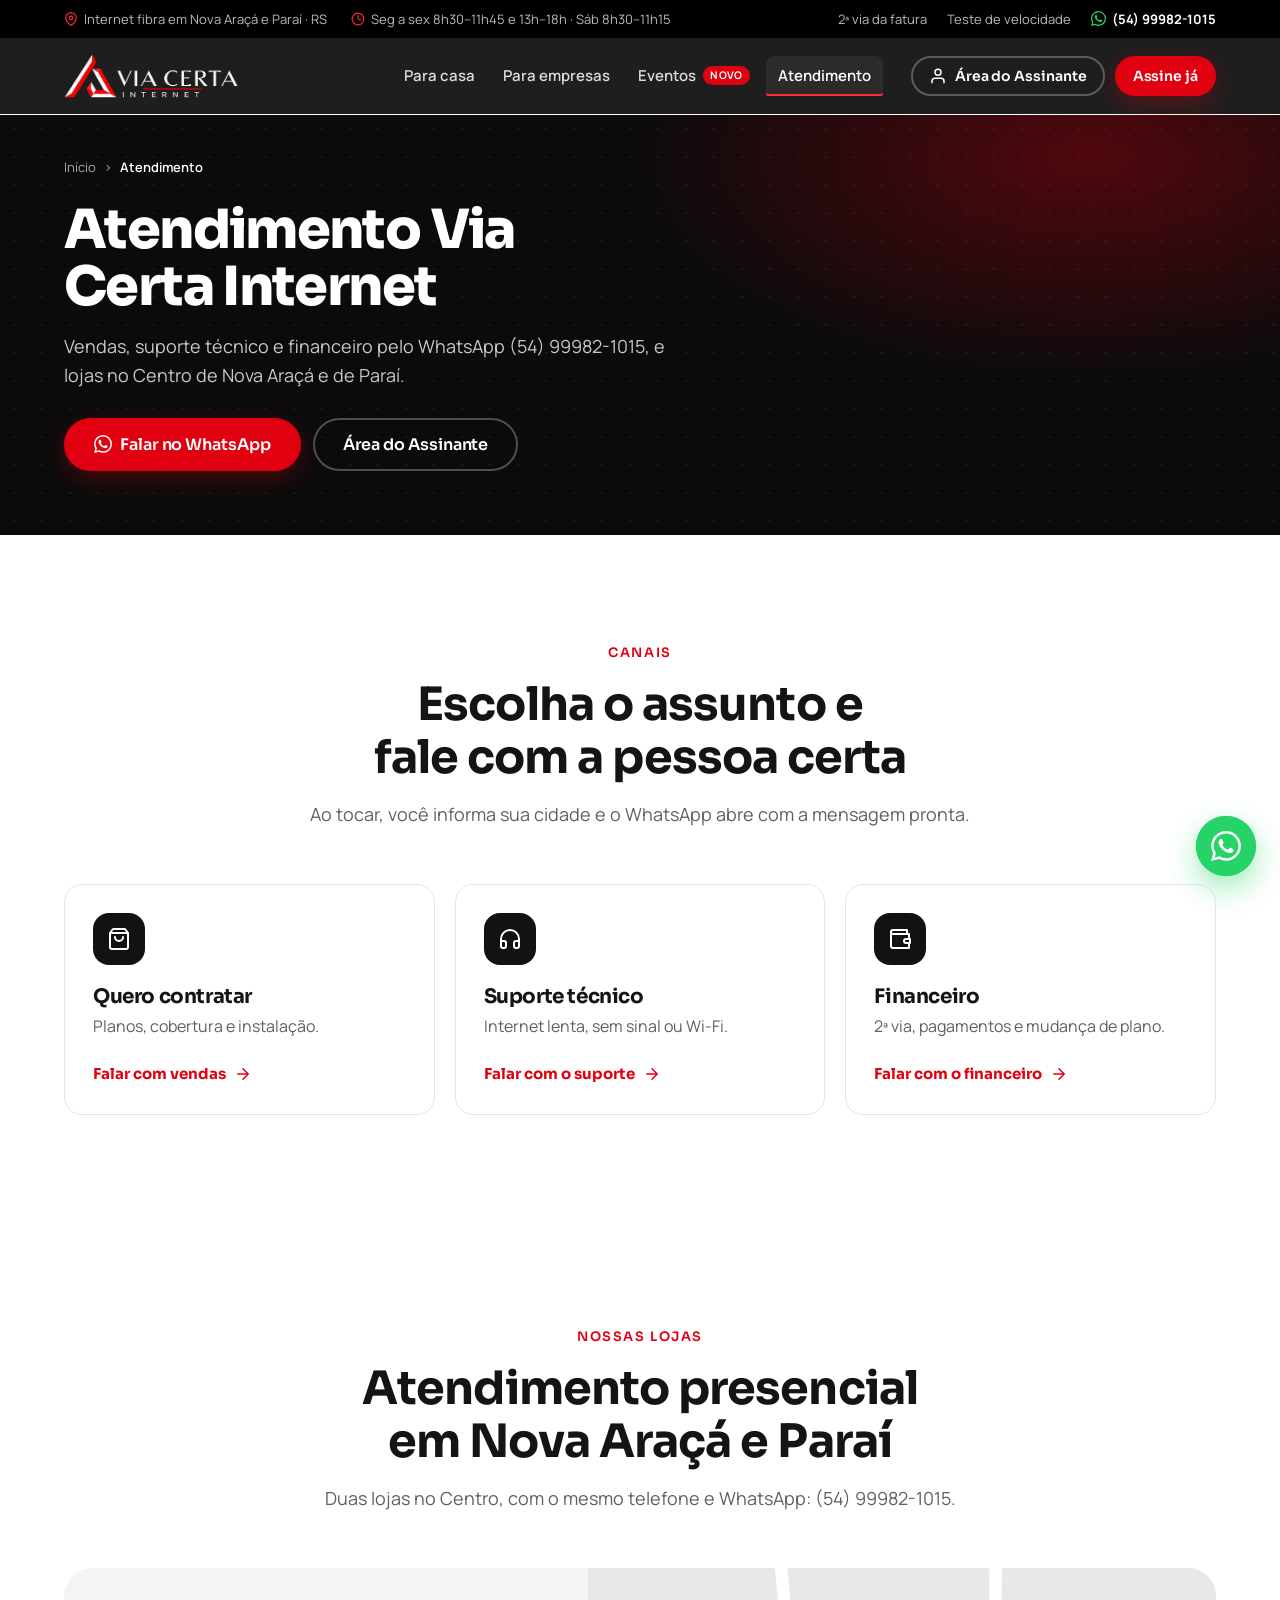
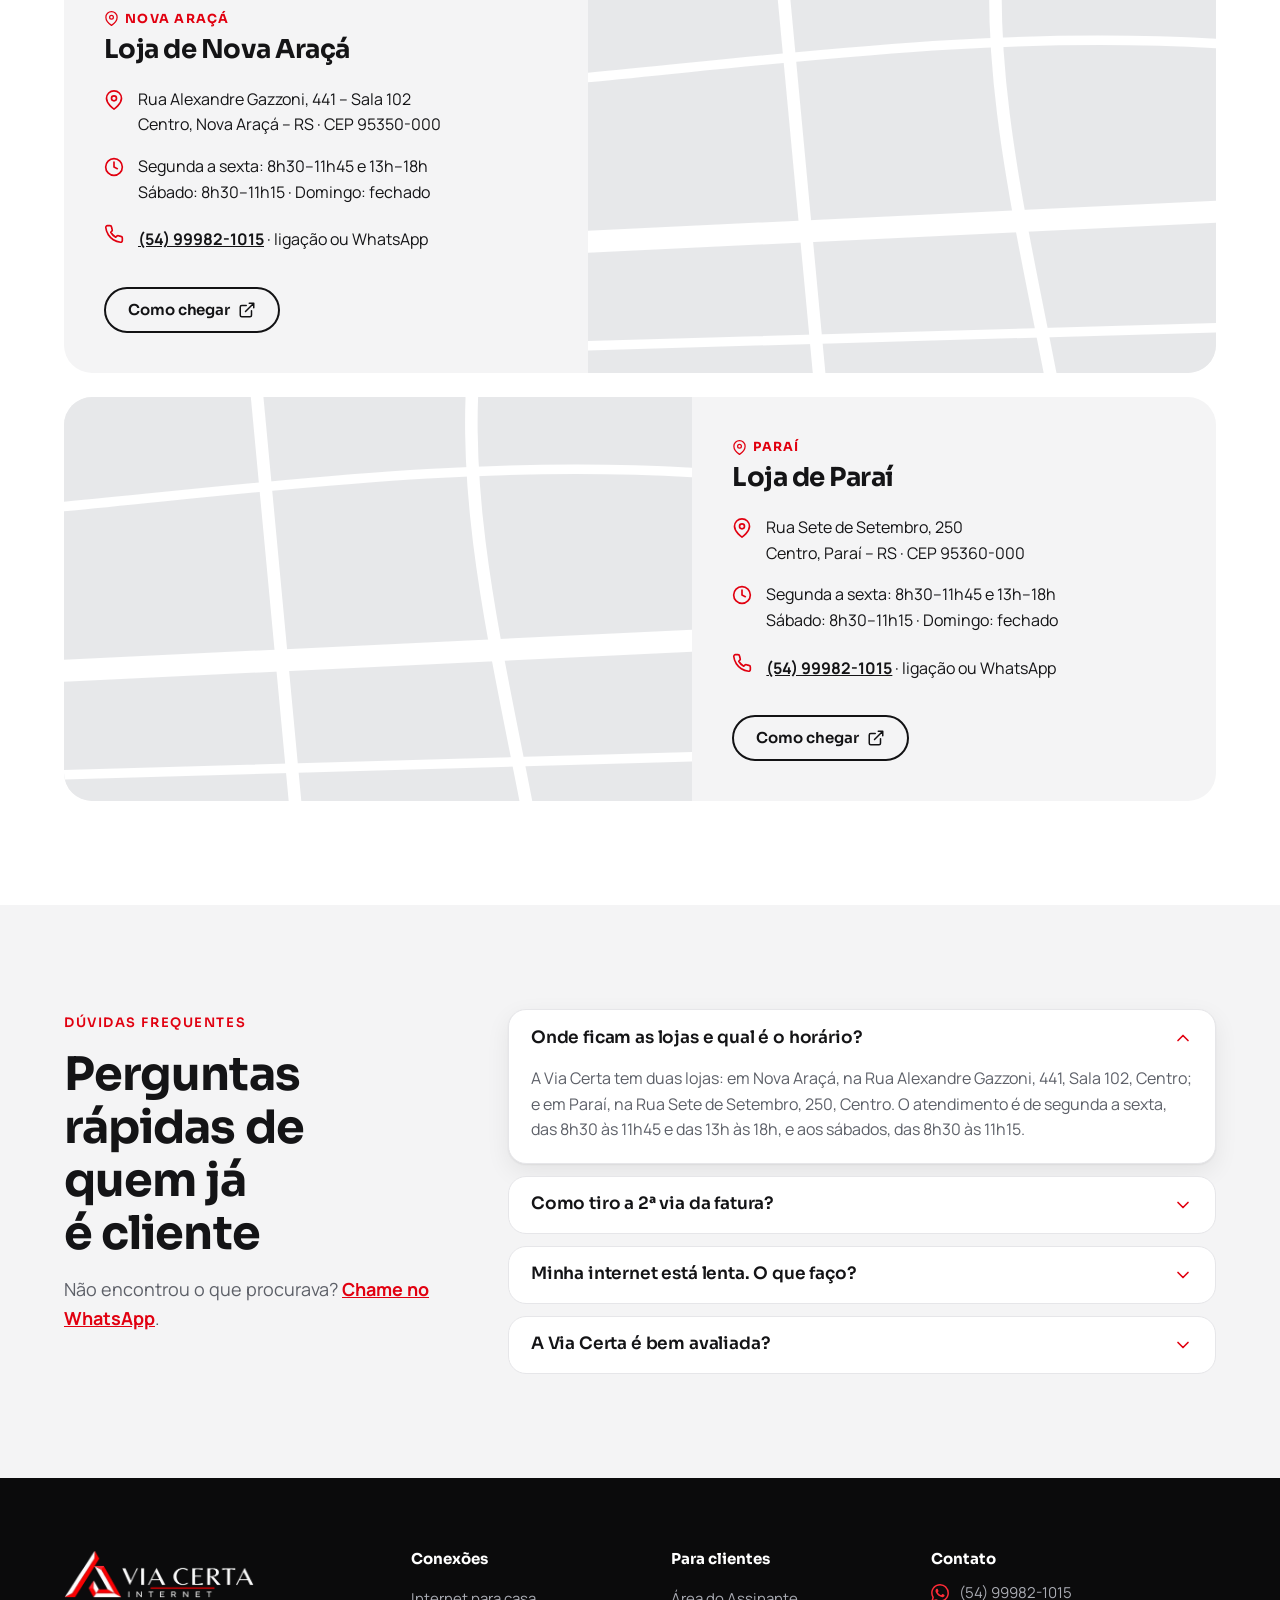
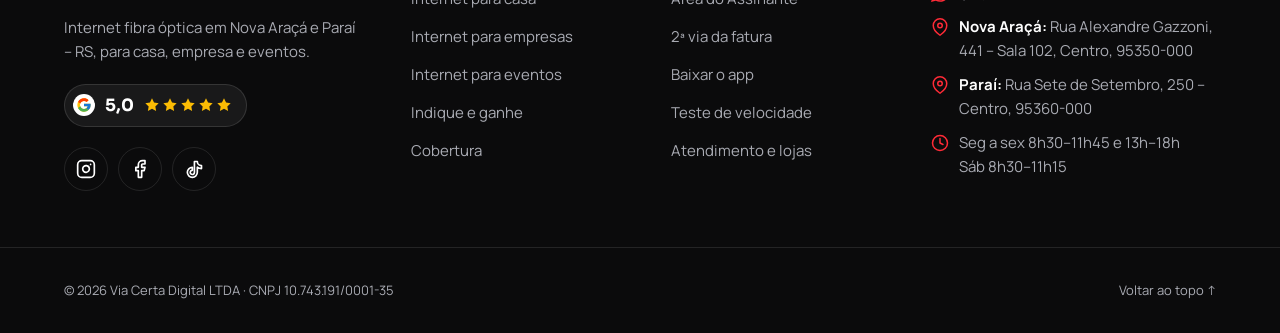
<file: atendimento.html>
<!doctype html>
<html lang="pt-BR">
<head>
  <meta charset="utf-8">
  <meta name="viewport" content="width=device-width, initial-scale=1, viewport-fit=cover">
  <title>Atendimento e lojas em Nova Araçá e Paraí | Via Certa</title>
  <meta name="description" content="Vendas, suporte e financeiro pelo WhatsApp (54) 99982-1015. Lojas no Centro de Nova Araçá (Rua Alexandre Gazzoni, 441) e de Paraí (Rua Sete de Setembro, 250).">
  <meta name="robots" content="index, follow, max-image-preview:large, max-snippet:-1">
  <!-- Quando o domínio estiver definido, adicione: <link rel="canonical" href="https://SEU-DOMINIO.com.br/ESTA-PAGINA"> -->
  <meta name="theme-color" content="#0b0b0c">
  <meta name="geo.region" content="BR-RS">
  <meta name="geo.placename" content="Nova Araçá">
  <meta name="geo.position" content="-28.6588;-51.7441">
  <meta name="ICBM" content="-28.6588, -51.7441">

  <meta property="og:type" content="website">
  <meta property="og:locale" content="pt_BR">
  <meta property="og:site_name" content="Via Certa Internet">
  <meta property="og:title" content="Atendimento e lojas em Nova Araçá e Paraí | Via Certa">
  <meta property="og:description" content="Vendas, suporte e financeiro pelo WhatsApp (54) 99982-1015. Lojas no Centro de Nova Araçá (Rua Alexandre Gazzoni, 441) e de Paraí (Rua Sete de Setembro, 250).">
  <meta property="og:image" content="assets/img/og-image.jpg">
  <meta property="og:image:width" content="1200">
  <meta property="og:image:height" content="630">
  <meta name="twitter:card" content="summary_large_image">

  <link rel="icon" type="image/png" href="assets/img/favicon.png">
  <link rel="apple-touch-icon" href="assets/img/apple-touch-icon.png">
  <link rel="manifest" href="site.webmanifest">

  <link rel="preload" href="assets/fonts/sora-latin.woff2" as="font" type="font/woff2" crossorigin>
  <link rel="preload" href="assets/fonts/manrope-latin.woff2" as="font" type="font/woff2" crossorigin>
  <link rel="stylesheet" href="assets/css/style.css">

  <script type="application/ld+json">
  {
    "@context": "https://schema.org",
    "@graph": [
      {
        "@type": "LocalBusiness",
        "@id": "./#empresa",
        "name": "Via Certa Internet",
        "telephone": "+55-54-99982-1015",
        "address": {
          "@type": "PostalAddress",
          "streetAddress": "Rua Alexandre Gazzoni, 441, Sala 102",
          "addressLocality": "Nova Araçá",
          "addressRegion": "RS",
          "postalCode": "95350-000",
          "addressCountry": "BR"
        },
        "url": "./"
      },
      {
        "@type": "LocalBusiness",
        "@id": "./#loja-parai",
        "additionalType": "https://www.wikidata.org/wiki/Q11371",
        "name": "Via Certa Internet - Paraí",
        "parentOrganization": {
          "@id": "./#empresa"
        },
        "telephone": "+55-54-99982-1015",
        "address": {
          "@type": "PostalAddress",
          "streetAddress": "Rua Sete de Setembro, 250",
          "addressLocality": "Paraí",
          "addressRegion": "RS",
          "postalCode": "95360-000",
          "addressCountry": "BR"
        },
        "geo": {
          "@type": "GeoCoordinates",
          "latitude": -28.5976865,
          "longitude": -51.7862298
        },
        "areaServed": {
          "@type": "City",
          "name": "Paraí",
          "sameAs": [
            "https://www.wikidata.org/wiki/Q1757405",
            "https://pt.wikipedia.org/wiki/Para%C3%AD"
          ]
        },
        "openingHoursSpecification": [
          {
            "@type": "OpeningHoursSpecification",
            "dayOfWeek": [
              "Monday",
              "Tuesday",
              "Wednesday",
              "Thursday",
              "Friday"
            ],
            "opens": "08:30",
            "closes": "11:45"
          },
          {
            "@type": "OpeningHoursSpecification",
            "dayOfWeek": [
              "Monday",
              "Tuesday",
              "Wednesday",
              "Thursday",
              "Friday"
            ],
            "opens": "13:00",
            "closes": "18:00"
          },
          {
            "@type": "OpeningHoursSpecification",
            "dayOfWeek": "Saturday",
            "opens": "08:30",
            "closes": "11:15"
          }
        ],
        "image": "assets/img/og-image.jpg",
        "priceRange": "R$ 89,90 - R$ 129,90",
        "url": "atendimento.html#loja-parai"
      },
      {
        "@type": "BreadcrumbList",
        "itemListElement": [
          {
            "@type": "ListItem",
            "position": 1,
            "name": "Início",
            "item": "./"
          },
          {
            "@type": "ListItem",
            "position": 2,
            "name": "Atendimento",
            "item": "atendimento.html"
          }
        ]
      },
      {
        "@type": "ContactPage",
        "@id": "atendimento.html#pagina",
        "name": "Atendimento Via Certa Internet",
        "about": {
          "@id": "./#empresa"
        },
        "inLanguage": "pt-BR"
      },
      {
        "@type": "FAQPage",
        "@id": "atendimento.html#duvidas",
        "inLanguage": "pt-BR",
        "mainEntity": [
          {
            "@type": "Question",
            "name": "Onde ficam as lojas e qual é o horário?",
            "acceptedAnswer": {
              "@type": "Answer",
              "text": "A Via Certa tem duas lojas: em Nova Araçá, na Rua Alexandre Gazzoni, 441, Sala 102, Centro; e em Paraí, na Rua Sete de Setembro, 250, Centro. O atendimento é de segunda a sexta, das 8h30 às 11h45 e das 13h às 18h, e aos sábados, das 8h30 às 11h15."
            }
          },
          {
            "@type": "Question",
            "name": "Como tiro a 2ª via da fatura?",
            "acceptedAnswer": {
              "@type": "Answer",
              "text": "Pela Área do Assinante, pelo app Bitcom (Google Play e App Store) ou pelo WhatsApp do financeiro, (54) 99982-1015."
            }
          },
          {
            "@type": "Question",
            "name": "Minha internet está lenta. O que faço?",
            "acceptedAnswer": {
              "@type": "Answer",
              "text": "Reinicie o roteador (tire da tomada por 30 segundos), aproxime-se dele e faça um teste de velocidade. Se o problema continuar, chame o suporte técnico pelo WhatsApp (54) 99982-1015."
            }
          },
          {
            "@type": "Question",
            "name": "A Via Certa é bem avaliada?",
            "acceptedAnswer": {
              "@type": "Answer",
              "text": "Sim. A Via Certa tem nota 5,0 no Google, com 86 avaliações de clientes (outubro de 2026). Os pontos mais elogiados são o atendimento, a agilidade, os cursos e os filmes."
            }
          }
        ]
      }
    ]
  }
  </script>

  <script src="assets/js/config.js" defer></script>
  <script src="assets/js/main.js" defer></script>
</head>
<body>

  <!-- Ícones (usados com <use href="#i-nome">) -->
  <svg width="0" height="0" style="position:absolute" aria-hidden="true" focusable="false">
  <defs>
    <symbol id="i-wifi" viewBox="0 0 24 24"><path d="M5 12.55a11 11 0 0 1 14.08 0"/><path d="M1.42 9a16 16 0 0 1 21.16 0"/><path d="M8.53 16.11a6 6 0 0 1 6.95 0"/><path d="M12 20h.01"/></symbol>
    <symbol id="i-receipt" viewBox="0 0 24 24"><path d="M14 2H6a2 2 0 0 0-2 2v16a2 2 0 0 0 2 2h12a2 2 0 0 0 2-2V8z"/><path d="M14 2v6h6"/><path d="M16 13H8"/><path d="M16 17H8"/><path d="M10 9H8"/></symbol>
    <symbol id="i-user" viewBox="0 0 24 24"><path d="M20 21v-2a4 4 0 0 0-4-4H8a4 4 0 0 0-4 4v2"/><circle cx="12" cy="7" r="4"/></symbol>
    <symbol id="i-users" viewBox="0 0 24 24"><path d="M17 21v-2a4 4 0 0 0-4-4H5a4 4 0 0 0-4 4v2"/><circle cx="9" cy="7" r="4"/><path d="M23 21v-2a4 4 0 0 0-3-3.87M16 3.13a4 4 0 0 1 0 7.75"/></symbol>
    <symbol id="i-headset" viewBox="0 0 24 24"><path d="M3 18v-6a9 9 0 0 1 18 0v6"/><path d="M21 19a2 2 0 0 1-2 2h-1a2 2 0 0 1-2-2v-3a2 2 0 0 1 2-2h3zM3 19a2 2 0 0 0 2 2h1a2 2 0 0 0 2-2v-3a2 2 0 0 0-2-2H3z"/></symbol>
    <symbol id="i-gauge" viewBox="0 0 24 24"><path d="m12 14 4-4"/><path d="M3.34 19a10 10 0 1 1 17.32 0"/></symbol>
    <symbol id="i-pin" viewBox="0 0 24 24"><path d="M21 10c0 7-9 13-9 13s-9-6-9-13a9 9 0 0 1 18 0z"/><circle cx="12" cy="10" r="3"/></symbol>
    <symbol id="i-gift" viewBox="0 0 24 24"><path d="M20 12v10H4V12"/><path d="M2 7h20v5H2z"/><path d="M12 22V7"/><path d="M12 7H7.5a2.5 2.5 0 0 1 0-5C11 2 12 7 12 7z"/><path d="M12 7h4.5a2.5 2.5 0 0 0 0-5C13 2 12 7 12 7z"/></symbol>
    <symbol id="i-check" viewBox="0 0 24 24"><path d="M20 6 9 17l-5-5"/></symbol>
    <symbol id="i-star" viewBox="0 0 24 24"><path fill="currentColor" stroke="none" d="m12 2 3.09 6.26L22 9.27l-5 4.87 1.18 6.88L12 17.77l-6.18 3.25L7 14.14 2 9.27l6.91-1.01z"/></symbol>
    <symbol id="i-tv" viewBox="0 0 24 24"><rect x="2" y="7" width="20" height="15" rx="2"/><path d="m17 2-5 5-5-5"/></symbol>
    <symbol id="i-film" viewBox="0 0 24 24"><rect x="2" y="2" width="20" height="20" rx="2.18"/><path d="M7 2v20M17 2v20M2 12h20M2 7h5M2 17h5M17 17h5M17 7h5"/></symbol>
    <symbol id="i-book" viewBox="0 0 24 24"><path d="M2 3h6a4 4 0 0 1 4 4v14a3 3 0 0 0-3-3H2z"/><path d="M22 3h-6a4 4 0 0 0-4 4v14a3 3 0 0 1 3-3h7z"/></symbol>
    <symbol id="i-cap" viewBox="0 0 24 24"><path d="M22 10 12 5 2 10l10 5 10-5z"/><path d="M6 12v5c3 3 9 3 12 0v-5"/></symbol>
    <symbol id="i-game" viewBox="0 0 24 24"><path d="M6 12h4M8 10v4M15 13h.01M18 11h.01"/><rect x="2" y="6" width="20" height="12" rx="2"/></symbol>
    <symbol id="i-phone" viewBox="0 0 24 24"><path d="M22 16.92v3a2 2 0 0 1-2.18 2 19.79 19.79 0 0 1-8.63-3.07 19.5 19.5 0 0 1-6-6 19.79 19.79 0 0 1-3.07-8.67A2 2 0 0 1 4.11 2h3a2 2 0 0 1 2 1.72c.13.96.36 1.9.7 2.81a2 2 0 0 1-.45 2.11L8.09 9.91a16 16 0 0 0 6 6l1.27-1.27a2 2 0 0 1 2.11-.45c.91.34 1.85.57 2.81.7A2 2 0 0 1 22 16.92z"/></symbol>
    <symbol id="i-clock" viewBox="0 0 24 24"><circle cx="12" cy="12" r="10"/><path d="M12 6v6l4 2"/></symbol>
    <symbol id="i-arrow" viewBox="0 0 24 24"><path d="M5 12h14M12 5l7 7-7 7"/></symbol>
    <symbol id="i-left" viewBox="0 0 24 24"><path d="m15 18-6-6 6-6"/></symbol>
    <symbol id="i-right" viewBox="0 0 24 24"><path d="m9 18 6-6-6-6"/></symbol>
    <symbol id="i-down" viewBox="0 0 24 24"><path d="m6 9 6 6 6-6"/></symbol>
    <symbol id="i-menu" viewBox="0 0 24 24"><path d="M3 6h18M3 12h18M3 18h18"/></symbol>
    <symbol id="i-x" viewBox="0 0 24 24"><path d="M18 6 6 18M6 6l12 12"/></symbol>
    <symbol id="i-home" viewBox="0 0 24 24"><path d="m3 9 9-7 9 7v11a2 2 0 0 1-2 2H5a2 2 0 0 1-2-2z"/><path d="M9 22V12h6v10"/></symbol>
    <symbol id="i-building" viewBox="0 0 24 24"><path d="M6 22V4a2 2 0 0 1 2-2h8a2 2 0 0 1 2 2v18z"/><path d="M6 12H4a2 2 0 0 0-2 2v6a2 2 0 0 0 2 2h2"/><path d="M18 9h2a2 2 0 0 1 2 2v9a2 2 0 0 1-2 2h-2"/><path d="M10 6h4M10 10h4M10 14h4M10 18h4"/></symbol>
    <symbol id="i-party" viewBox="0 0 24 24"><path d="M5.8 11.3 2 22l10.7-3.79"/><path d="M4 3h.01M22 8h.01M15 2h.01M22 20h.01"/><path d="m22 2-2.24.75a2.9 2.9 0 0 0-1.96 3.12c.1.86-.57 1.63-1.45 1.63h-.38c-.86 0-1.6.6-1.76 1.44L14 10"/><path d="m22 13-.82-.33c-.86-.34-1.82.2-1.98 1.11-.11.7-.72 1.22-1.43 1.22H17"/><path d="m11 2 .33.82c.34.86-.2 1.82-1.11 1.98C9.52 4.9 9 5.52 9 6.23V7"/><path d="M11 13c1.93 1.93 2.83 4.17 2 5-.83.83-3.07-.07-5-2-1.93-1.93-2.83-4.17-2-5 .83-.83 3.07.07 5 2z"/></symbol>
    <symbol id="i-briefcase" viewBox="0 0 24 24"><rect x="2" y="7" width="20" height="14" rx="2"/><path d="M16 21V5a2 2 0 0 0-2-2h-4a2 2 0 0 0-2 2v16"/></symbol>
    <symbol id="i-store" viewBox="0 0 24 24"><path d="M3 9 4.5 4h15L21 9"/><path d="M4 9v11h16V9"/><path d="M3 9h18"/><path d="M9 20v-6h6v6"/></symbol>
    <symbol id="i-laptop" viewBox="0 0 24 24"><rect x="3" y="4" width="18" height="12" rx="2"/><path d="M2 20h20"/></symbol>
    <symbol id="i-factory" viewBox="0 0 24 24"><path d="M2 20V9l6 4V9l6 4V4h8v16z"/><path d="M6 17h.01M10 17h.01M14 17h.01M18 17h.01"/></symbol>
    <symbol id="i-card" viewBox="0 0 24 24"><rect x="2" y="5" width="20" height="14" rx="2"/><path d="M2 10h20M6 15h4"/></symbol>
    <symbol id="i-video" viewBox="0 0 24 24"><path d="m22 8-6 4 6 4z"/><rect x="2" y="6" width="14" height="12" rx="2"/></symbol>
    <symbol id="i-signal" viewBox="0 0 24 24"><path d="M2 20h.01M7 20v-4M12 20v-8M17 20V8M22 4v16"/></symbol>
    <symbol id="i-activity" viewBox="0 0 24 24"><path d="M22 12h-4l-3 9L9 3l-3 9H2"/></symbol>
    <symbol id="i-clipboard" viewBox="0 0 24 24"><rect x="8" y="2" width="8" height="4" rx="1"/><path d="M16 4h2a2 2 0 0 1 2 2v14a2 2 0 0 1-2 2H6a2 2 0 0 1-2-2V6a2 2 0 0 1 2-2h2"/><path d="m9 14 2 2 4-4"/></symbol>
    <symbol id="i-wrench" viewBox="0 0 24 24"><path d="M14.7 6.3a1 1 0 0 0 0 1.4l1.6 1.6a1 1 0 0 0 1.4 0l3.77-3.77a6 6 0 0 1-7.94 7.94l-6.91 6.91a2.12 2.12 0 0 1-3-3l6.91-6.91a6 6 0 0 1 7.94-7.94l-3.76 3.76z"/></symbol>
    <symbol id="i-shield" viewBox="0 0 24 24"><path d="M12 22s8-4 8-10V5l-8-3-8 3v7c0 6 8 10 8 10z"/><path d="m9 12 2 2 4-4"/></symbol>
    <symbol id="i-calendar" viewBox="0 0 24 24"><rect x="3" y="4" width="18" height="18" rx="2"/><path d="M16 2v4M8 2v4M3 10h18"/></symbol>
    <symbol id="i-heart" viewBox="0 0 24 24"><path d="M19 14c1.49-1.46 3-3.21 3-5.5A5.5 5.5 0 0 0 16.5 3c-1.76 0-3 .5-4.5 2-1.5-1.5-2.74-2-4.5-2A5.5 5.5 0 0 0 2 8.5c0 2.3 1.5 4.05 3 5.5l7 7z"/></symbol>
    <symbol id="i-trophy" viewBox="0 0 24 24"><path d="M6 9H4.5a2.5 2.5 0 0 1 0-5H6"/><path d="M18 9h1.5a2.5 2.5 0 0 0 0-5H18"/><path d="M4 22h16"/><path d="M10 14.66V17c0 .55-.47.98-.97 1.21C7.85 18.75 7 20.24 7 22"/><path d="M14 14.66V17c0 .55.47.98.97 1.21C16.15 18.75 17 20.24 17 22"/><path d="M18 2H6v7a6 6 0 0 0 12 0z"/></symbol>
    <symbol id="i-music" viewBox="0 0 24 24"><path d="M9 18V5l12-2v13"/><circle cx="6" cy="18" r="3"/><circle cx="18" cy="16" r="3"/></symbol>
    <symbol id="i-mic" viewBox="0 0 24 24"><path d="M12 2a3 3 0 0 0-3 3v7a3 3 0 0 0 6 0V5a3 3 0 0 0-3-3z"/><path d="M19 10v2a7 7 0 0 1-14 0v-2"/><path d="M12 19v3"/></symbol>
    <symbol id="i-mobile" viewBox="0 0 24 24"><rect x="5" y="2" width="14" height="20" rx="2"/><path d="M12 18h.01"/></symbol>
    <symbol id="i-zap" viewBox="0 0 24 24"><path d="M13 2 3 14h9l-1 8 10-12h-9z"/></symbol>
    <symbol id="i-wallet" viewBox="0 0 24 24"><path d="M21 12V7H5a2 2 0 0 1 0-4h14v4"/><path d="M3 5v14a2 2 0 0 0 2 2h16v-5"/><path d="M18 12a2 2 0 0 0 0 4h4v-4z"/></symbol>
    <symbol id="i-bag" viewBox="0 0 24 24"><path d="M6 2 3 6v14a2 2 0 0 0 2 2h14a2 2 0 0 0 2-2V6l-3-4z"/><path d="M3 6h18"/><path d="M16 10a4 4 0 0 1-8 0"/></symbol>
    <symbol id="i-external" viewBox="0 0 24 24"><path d="M18 13v6a2 2 0 0 1-2 2H5a2 2 0 0 1-2-2V8a2 2 0 0 1 2-2h6"/><path d="M15 3h6v6M10 14 21 3"/></symbol>
    <symbol id="i-whatsapp" viewBox="0 0 24 24"><path fill="currentColor" stroke="none" d="M17.47 14.38c-.3-.15-1.76-.87-2.03-.97-.27-.1-.47-.15-.67.15-.2.3-.77.97-.94 1.16-.17.2-.35.22-.64.08-.3-.15-1.26-.47-2.39-1.48-.88-.79-1.48-1.76-1.65-2.06-.17-.3-.02-.46.13-.6.13-.14.3-.35.45-.52.15-.18.2-.3.3-.5.1-.2.05-.37-.03-.52-.07-.15-.67-1.61-.91-2.2-.24-.58-.49-.5-.67-.51h-.57c-.2 0-.52.07-.79.37-.27.3-1.04 1.02-1.04 2.48s1.06 2.88 1.21 3.07c.15.2 2.1 3.2 5.08 4.49.71.31 1.26.49 1.7.63.71.22 1.36.19 1.87.12.57-.09 1.76-.72 2-1.41.25-.7.25-1.29.18-1.41-.08-.13-.28-.2-.57-.35zM12.05 21.79h-.01a9.87 9.87 0 0 1-5.03-1.38l-.36-.21-3.74.98 1-3.65-.24-.37a9.86 9.86 0 0 1-1.51-5.26c0-5.45 4.44-9.88 9.89-9.88 2.64 0 5.12 1.03 6.99 2.9a9.83 9.83 0 0 1 2.89 6.99c0 5.45-4.44 9.88-9.88 9.88zm8.41-18.3A11.82 11.82 0 0 0 12.05 0C5.5 0 .16 5.34.16 11.89c0 2.1.55 4.14 1.59 5.95L.06 24l6.3-1.65a11.88 11.88 0 0 0 5.68 1.45h.01c6.55 0 11.89-5.34 11.89-11.89a11.82 11.82 0 0 0-3.48-8.41z"/></symbol>
    <symbol id="i-instagram" viewBox="0 0 24 24"><rect x="2" y="2" width="20" height="20" rx="5"/><path d="M16 11.37A4 4 0 1 1 12.63 8 4 4 0 0 1 16 11.37zM17.5 6.5h.01"/></symbol>
    <symbol id="i-facebook" viewBox="0 0 24 24"><path d="M18 2h-3a5 5 0 0 0-5 5v3H7v4h3v8h4v-8h3l1-4h-4V7a1 1 0 0 1 1-1h3z"/></symbol>
    <symbol id="i-tiktok" viewBox="0 0 24 24"><path d="M16 3a5 5 0 0 0 5 5v3.5a8.5 8.5 0 0 1-5-1.6V16a6 6 0 1 1-6-6v3.6A2.5 2.5 0 1 0 12.5 16V3z"/></symbol>
    <symbol id="i-play" viewBox="0 0 24 24"><path fill="currentColor" stroke="none" d="M3.6 1.8c-.3.3-.5.8-.5 1.4v17.6c0 .6.2 1.1.5 1.4l.1.1 9.9-9.9v-.2L3.7 1.7zM16.9 15.6l-3.3-3.3v-.2l3.3-3.3.1.04 3.9 2.2c1.1.6 1.1 1.7 0 2.3l-3.9 2.2zM17 15.5 13.6 12 3.6 22.2c.4.4 1 .4 1.7.05L17 15.5M17 8.5 5.3 1.8c-.7-.4-1.3-.3-1.7.1L13.6 12z"/></symbol>
    <symbol id="i-apple" viewBox="0 0 24 24"><path fill="currentColor" stroke="none" d="M16.37 12.6c-.02-2.34 1.91-3.47 2-3.52-1.09-1.6-2.79-1.82-3.39-1.84-1.44-.15-2.82.85-3.55.85-.73 0-1.86-.83-3.06-.81-1.57.02-3.02.92-3.83 2.33-1.64 2.84-.42 7.04 1.17 9.35.78 1.13 1.71 2.39 2.93 2.35 1.18-.05 1.62-.76 3.04-.76 1.42 0 1.82.76 3.06.73 1.27-.02 2.07-1.15 2.84-2.29.9-1.31 1.27-2.58 1.29-2.65-.03-.01-2.47-.95-2.5-3.76zM14.04 5.72c.65-.79 1.09-1.88.97-2.97-.94.04-2.07.62-2.74 1.41-.6.7-1.13 1.81-.99 2.88 1.05.08 2.12-.53 2.76-1.32z"/></symbol>
    <symbol id="i-google" viewBox="0 0 48 48"><path fill="#FFC107" stroke="none" d="M43.61 20.08H42V20H24v8h11.3c-1.65 4.66-6.08 8-11.3 8-6.63 0-12-5.37-12-12s5.37-12 12-12c3.06 0 5.84 1.15 7.96 3.04l5.66-5.66C34.05 6.05 29.27 4 24 4 12.95 4 4 12.95 4 24s8.95 20 20 20 20-8.95 20-20c0-1.34-.14-2.65-.39-3.92z"/><path fill="#FF3D00" stroke="none" d="m6.31 14.69 6.57 4.82C14.66 15.11 18.96 12 24 12c3.06 0 5.84 1.15 7.96 3.04l5.66-5.66C34.05 6.05 29.27 4 24 4 16.32 4 9.66 8.34 6.31 14.69z"/><path fill="#4CAF50" stroke="none" d="M24 44c5.17 0 9.86-1.98 13.41-5.19l-6.19-5.24A11.91 11.91 0 0 1 24 36c-5.2 0-9.62-3.32-11.28-7.95l-6.52 5.03C9.5 39.56 16.23 44 24 44z"/><path fill="#1976D2" stroke="none" d="M43.61 20.08H42V20H24v8h11.3a12.04 12.04 0 0 1-4.09 5.57l6.19 5.24C36.97 39.2 44 34 44 24c0-1.34-.14-2.65-.39-3.92z"/></symbol>
  </defs>
  </svg>
  <a class="skip-link" href="#conteudo">Pular para o conteúdo</a>

  <!-- ===== CABEÇALHO (igual em todas as páginas) ===== -->
  <header class="site-header" id="topo">
    <div class="topbar">
      <div class="container topbar__inner">
        <p class="topbar__item"><svg class="i" aria-hidden="true"><use href="#i-pin"/></svg> Internet fibra em Nova Araçá e Paraí · RS</p>
        <p class="topbar__item topbar__hide-sm"><svg class="i" aria-hidden="true"><use href="#i-clock"/></svg> Seg a sex 8h30–11h45 e 13h–18h · Sáb 8h30–11h15</p>
        <div class="topbar__links">
          <a href="#" data-link="segundaVia">2ª via da fatura</a>
          <a href="#" data-link="testeVelocidade">Teste de velocidade</a>
          <a href="https://wa.me/5554999821015" data-wa="Olá! Vim pelo site da Via Certa Internet e gostaria de atendimento. Sou de {cidade}." data-wa-ctx="geral" target="_blank" rel="noopener" class="topbar__wa"><svg class="i" aria-hidden="true"><use href="#i-whatsapp"/></svg> (54) 99982-1015</a>
        </div>
      </div>
    </div>

    <div class="navbar">
      <div class="container navbar__inner">
        <a href="./" class="brand" aria-label="Via Certa Internet - página inicial">
          <picture>
            <source type="image/webp" srcset="assets/img/logo-branco.webp">
            <img src="assets/img/logo-branco.png" alt="Via Certa Internet" width="400" height="101" fetchpriority="high">
          </picture>
        </a>

        <nav class="nav" id="menu" aria-label="Menu principal">
          <ul class="nav__list">
            <li><a href="residencial.html">Para casa</a></li>
            <li><a href="empresas.html">Para empresas</a></li>
            <li><a href="eventos.html">Eventos <span class="nav__new">Novo</span></a></li>
            <li><a href="atendimento.html" aria-current="page">Atendimento</a></li>
          </ul>
          <div class="nav__mobile-extra">
            <button type="button" class="btn btn--ghost-light btn--block" data-open-cliente><svg class="i" aria-hidden="true"><use href="#i-user"/></svg> Área do Assinante</button>
            <a href="https://wa.me/5554999821015" data-wa="Olá! Vim pelo site da Via Certa Internet e gostaria de atendimento. Sou de {cidade}." data-wa-ctx="geral" target="_blank" rel="noopener" class="nav__mobile-wa"><svg class="i" aria-hidden="true"><use href="#i-whatsapp"/></svg> (54) 99982-1015</a>
          </div>
        </nav>

        <div class="navbar__actions">
          <button type="button" class="btn btn--ghost-light btn--sm navbar__cliente" data-open-cliente><svg class="i" aria-hidden="true"><use href="#i-user"/></svg><span>Área do Assinante</span></button>
          <a href="residencial.html#planos" class="btn btn--red btn--sm navbar__cta">Assine já</a>
          <button type="button" class="nav-toggle" aria-expanded="false" aria-controls="menu" aria-label="Abrir menu">
            <svg class="i i--open" aria-hidden="true"><use href="#i-menu"/></svg>
            <svg class="i i--close" aria-hidden="true"><use href="#i-x"/></svg>
          </button>
        </div>
      </div>
    </div>
  </header>

  <main id="conteudo">
    <section class="page-hero page-hero--atendimento">
      <div class="page-hero__bg" aria-hidden="true"></div>
      <div class="container page-hero__inner">
        <div class="page-hero__copy">
          <nav class="crumbs" aria-label="Você está em"><a href="./">Início</a><span aria-hidden="true">›</span><span aria-current="page">Atendimento</span></nav>
          
          <h1 class="page-hero__title">Atendimento Via Certa Internet</h1>
          <p class="page-hero__lead">Vendas, suporte técnico e financeiro pelo WhatsApp (54) 99982-1015, e lojas no Centro de Nova Araçá e de Paraí.</p>
          <div class="page-hero__ctas"><a href="https://wa.me/5554999821015" data-wa="Olá! Vim pelo site da Via Certa Internet e gostaria de atendimento. Sou de {cidade}." data-wa-ctx="geral" target="_blank" rel="noopener" class="btn btn--red btn--lg"><svg class="i" aria-hidden="true"><use href="#i-whatsapp"/></svg> Falar no WhatsApp</a><button type="button" class="btn btn--ghost-light btn--lg" data-open-cliente>Área do Assinante</button></div>
        </div>
        
      </div>
    </section>

    <section class="section support" id="canais" aria-labelledby="canais-titulo">
      <div class="container">
        <header class="section-head">
          <p class="eyebrow">Canais</p>
          <h2 class="section-title" id="canais-titulo">Escolha o assunto e fale com a pessoa certa</h2>
          <p class="section-lead">Ao tocar, você informa sua cidade e o WhatsApp abre com a mensagem pronta.</p>
        </header>
        <div class="support__grid">
          <a href="https://wa.me/5554999821015" data-wa="Olá! Quero contratar a internet da Via Certa em {cidade}. Pode me ajudar a escolher um plano?" data-wa-ctx="casa" target="_blank" rel="noopener" class="channel"><span class="channel__icon"><svg class="i" aria-hidden="true"><use href="#i-bag"/></svg></span><h3>Quero contratar</h3><p>Planos, cobertura e instalação.</p><span class="channel__go">Falar com vendas <svg class="i" aria-hidden="true"><use href="#i-arrow"/></svg></span></a>
          <a href="https://wa.me/5554999821015" data-wa="Olá! Sou cliente da Via Certa Internet em {cidade} e preciso de suporte técnico." data-wa-ctx="cliente" target="_blank" rel="noopener" class="channel"><span class="channel__icon"><svg class="i" aria-hidden="true"><use href="#i-headset"/></svg></span><h3>Suporte técnico</h3><p>Internet lenta, sem sinal ou Wi-Fi.</p><span class="channel__go">Falar com o suporte <svg class="i" aria-hidden="true"><use href="#i-arrow"/></svg></span></a>
          <a href="https://wa.me/5554999821015" data-wa="Olá! Sou cliente da Via Certa Internet em {cidade} e preciso de ajuda com minha fatura." data-wa-ctx="cliente" target="_blank" rel="noopener" class="channel"><span class="channel__icon"><svg class="i" aria-hidden="true"><use href="#i-wallet"/></svg></span><h3>Financeiro</h3><p>2ª via, pagamentos e mudança de plano.</p><span class="channel__go">Falar com o financeiro <svg class="i" aria-hidden="true"><use href="#i-arrow"/></svg></span></a>
        </div>

      </div>
    </section>

    <!-- ===== LOJAS ===== -->
    <!-- loading="lazy": cada mapa só carrega quando a pessoa rola até perto dele. O próprio mapa já traz o botão "Abrir no Maps". -->
    <section class="section stores" id="lojas" aria-labelledby="lojas-titulo">
      <div class="container">
        <header class="section-head">
          <p class="eyebrow">Nossas lojas</p>
          <h2 class="section-title" id="lojas-titulo">Atendimento presencial em Nova Araçá e Paraí</h2>
          <p class="section-lead">Duas lojas no Centro, com o mesmo telefone e WhatsApp: (54) 99982-1015.</p>
        </header>
        <div class="store" id="loja-nova-araca">
          <div class="store__info">
            <p class="store__city"><svg class="i" aria-hidden="true"><use href="#i-pin"/></svg> Nova Araçá</p>
            <h3>Loja de Nova Araçá</h3>
            <ul class="store__list">
              <li><svg class="i" aria-hidden="true"><use href="#i-pin"/></svg><address>Rua Alexandre Gazzoni, 441 – Sala 102<br>Centro, Nova Araçá – RS · CEP 95350-000</address></li>
              <li><svg class="i" aria-hidden="true"><use href="#i-clock"/></svg><span>Segunda a sexta: 8h30–11h45 e 13h–18h<br>Sábado: 8h30–11h15 · Domingo: fechado</span></li>
              <li><svg class="i" aria-hidden="true"><use href="#i-phone"/></svg><span><a href="tel:+5554999821015">(54) 99982-1015</a> · ligação ou WhatsApp</span></li>
            </ul>
            <a href="https://www.google.com/maps/dir/?api=1&amp;destination=-28.6588271,-51.7441465" target="_blank" rel="noopener" class="btn btn--outline">Como chegar <svg class="i" aria-hidden="true"><use href="#i-external"/></svg></a>
          </div>
          <div class="store__map">
            <svg class="store__map-bg" viewBox="0 0 400 300" preserveAspectRatio="xMidYMid slice" aria-hidden="true"><g fill="none" stroke-linecap="round"><path d="M-10 196 L410 176" stroke-width="14"/><path d="M120 -10 L150 310" stroke-width="8"/><path d="M262 -10 C 250 90, 280 200, 300 310" stroke-width="8"/><path d="M-10 92 C 120 80, 260 60, 410 70" stroke-width="6"/><path d="M-10 262 L410 250" stroke-width="6"/></g></svg>
            <iframe title="Mapa da loja Via Certa Internet em Nova Araçá" loading="lazy" referrerpolicy="no-referrer-when-downgrade"
              src="https://maps.google.com/maps?q=Viacerta%20Bitcom%20-%20Nova%20Ara%C3%A7%C3%A1&amp;ll=-28.6588271,-51.7441465&amp;z=16&amp;hl=pt-BR&amp;output=embed"></iframe>
          </div>
        </div>
        <div class="store store--reverse" id="loja-parai">
          <div class="store__info">
            <p class="store__city"><svg class="i" aria-hidden="true"><use href="#i-pin"/></svg> Paraí</p>
            <h3>Loja de Paraí</h3>
            <ul class="store__list">
              <li><svg class="i" aria-hidden="true"><use href="#i-pin"/></svg><address>Rua Sete de Setembro, 250<br>Centro, Paraí – RS · CEP 95360-000</address></li>
              <li><svg class="i" aria-hidden="true"><use href="#i-clock"/></svg><span>Segunda a sexta: 8h30–11h45 e 13h–18h<br>Sábado: 8h30–11h15 · Domingo: fechado</span></li>
              <li><svg class="i" aria-hidden="true"><use href="#i-phone"/></svg><span><a href="tel:+5554999821015">(54) 99982-1015</a> · ligação ou WhatsApp</span></li>
            </ul>
            <a href="https://www.google.com/maps/dir/?api=1&amp;destination=-28.5976865,-51.7862298" target="_blank" rel="noopener" class="btn btn--outline">Como chegar <svg class="i" aria-hidden="true"><use href="#i-external"/></svg></a>
          </div>
          <div class="store__map">
            <svg class="store__map-bg" viewBox="0 0 400 300" preserveAspectRatio="xMidYMid slice" aria-hidden="true"><g fill="none" stroke-linecap="round"><path d="M-10 196 L410 176" stroke-width="14"/><path d="M120 -10 L150 310" stroke-width="8"/><path d="M262 -10 C 250 90, 280 200, 300 310" stroke-width="8"/><path d="M-10 92 C 120 80, 260 60, 410 70" stroke-width="6"/><path d="M-10 262 L410 250" stroke-width="6"/></g></svg>
            <iframe title="Mapa da loja Via Certa Internet em Paraí" loading="lazy" referrerpolicy="no-referrer-when-downgrade"
              src="https://maps.google.com/maps?q=Rua%20Sete%20de%20Setembro%2C%20250%20-%20Centro%2C%20Para%C3%AD%20-%20RS&amp;ll=-28.5976865,-51.7862298&amp;z=16&amp;hl=pt-BR&amp;output=embed"></iframe>
          </div>
        </div>
      </div>
    </section>

    <section class="section faq" id="duvidas" aria-labelledby="duvidas-titulo">
      <div class="container faq__inner">
        <header class="section-head section-head--left">
          <p class="eyebrow">Dúvidas frequentes</p>
          <h2 class="section-title" id="duvidas-titulo">Perguntas rápidas de quem já é cliente</h2>
          <p class="section-lead">Não encontrou o que procurava? <a href="https://wa.me/5554999821015" data-wa="Olá! Tenho uma dúvida sobre a Via Certa Internet. Sou de {cidade}." data-wa-ctx="cliente" target="_blank" rel="noopener">Chame no WhatsApp</a>.</p>
        </header>
        <div class="faq__list">
          <details open>
            <summary><h3>Onde ficam as lojas e qual é o horário?</h3><svg class="i" aria-hidden="true"><use href="#i-down"/></svg></summary>
            <p>A Via Certa tem duas lojas: em Nova Araçá, na Rua Alexandre Gazzoni, 441, Sala 102, Centro; e em Paraí, na Rua Sete de Setembro, 250, Centro. O atendimento é de segunda a sexta, das 8h30 às 11h45 e das 13h às 18h, e aos sábados, das 8h30 às 11h15.</p>
          </details>
          <details>
            <summary><h3>Como tiro a 2ª via da fatura?</h3><svg class="i" aria-hidden="true"><use href="#i-down"/></svg></summary>
            <p>Pela <a href="#" data-link="areaCliente">Área do Assinante</a>, pelo app Bitcom (Google Play e App Store) ou pelo WhatsApp do financeiro, (54) 99982-1015.</p>
          </details>
          <details>
            <summary><h3>Minha internet está lenta. O que faço?</h3><svg class="i" aria-hidden="true"><use href="#i-down"/></svg></summary>
            <p>Reinicie o roteador (tire da tomada por 30 segundos), aproxime-se dele e faça um <a href="#" data-link="testeVelocidade">teste de velocidade</a>. Se o problema continuar, chame o suporte técnico pelo WhatsApp (54) 99982-1015.</p>
          </details>
          <details>
            <summary><h3>A Via Certa é bem avaliada?</h3><svg class="i" aria-hidden="true"><use href="#i-down"/></svg></summary>
            <p>Sim. A Via Certa tem nota 5,0 no Google, com 86 avaliações de clientes (outubro de 2026). Os pontos mais elogiados são o atendimento, a agilidade, os cursos e os filmes.</p>
          </details>
        </div>
      </div>
    </section>
  </main>

  <!-- ===== RODAPÉ (igual em todas as páginas) ===== -->
  <footer class="site-footer">
    <div class="container footer__grid">
      <div class="footer__brand">
        <picture>
          <source type="image/webp" srcset="assets/img/logo-branco.webp">
          <img src="assets/img/logo-branco.png" alt="Via Certa Internet" width="400" height="101" loading="lazy" decoding="async">
        </picture>
        <p>Internet fibra óptica em Nova Araçá e Paraí – RS, para casa, empresa e eventos.</p>
        <a href="./#avaliacoes" class="rating-chip rating-chip--sm" aria-label="Nota 5,0 no Google">
          <svg class="rating-chip__g" aria-hidden="true"><use href="#i-google"/></svg><span class="rating-chip__score">5,0</span><span class="stars" aria-hidden="true"><svg><use href="#i-star"/></svg><svg><use href="#i-star"/></svg><svg><use href="#i-star"/></svg><svg><use href="#i-star"/></svg><svg><use href="#i-star"/></svg></span>
        </a>
        <div class="footer__social">
          <a href="#" data-link="instagram" aria-label="Instagram da Via Certa" hidden><svg class="i" aria-hidden="true"><use href="#i-instagram"/></svg></a>
          <a href="#" data-link="facebook" aria-label="Facebook da Via Certa" hidden><svg class="i" aria-hidden="true"><use href="#i-facebook"/></svg></a>
          <a href="#" data-link="tiktok" aria-label="TikTok da Via Certa" hidden><svg class="i" aria-hidden="true"><use href="#i-tiktok"/></svg></a>
        </div>
      </div>

      <nav class="footer__col" aria-label="Conexões">
        <h2 class="footer__title">Conexões</h2>
        <ul>
          <li><a href="residencial.html">Internet para casa</a></li>
          <li><a href="empresas.html">Internet para empresas</a></li>
          <li><a href="eventos.html">Internet para eventos</a></li>
          <li><a href="residencial.html#indique">Indique e ganhe</a></li>
          <li><a href="residencial.html#cobertura">Cobertura</a></li>
        </ul>
      </nav>

      <nav class="footer__col" aria-label="Para clientes">
        <h2 class="footer__title">Para clientes</h2>
        <ul>
          <li><a href="#" data-link="areaCliente">Área do Assinante</a></li>
          <li><a href="#" data-link="segundaVia">2ª via da fatura</a></li>
          <li><a href="residencial.html#app">Baixar o app</a></li>
          <li><a href="#" data-link="testeVelocidade">Teste de velocidade</a></li>
          <li><a href="atendimento.html#lojas">Atendimento e lojas</a></li>
        </ul>
      </nav>

      <div class="footer__col footer__contact-col">
        <h2 class="footer__title">Contato</h2>
        <ul class="footer__contact">
          <li><svg class="i" aria-hidden="true"><use href="#i-whatsapp"/></svg><a href="https://wa.me/5554999821015" data-wa="Olá! Vim pelo site da Via Certa Internet e gostaria de atendimento. Sou de {cidade}." data-wa-ctx="geral" target="_blank" rel="noopener">(54) 99982-1015</a></li>
          <li><svg class="i" aria-hidden="true"><use href="#i-pin"/></svg><address><strong>Nova Araçá:</strong> Rua Alexandre Gazzoni, 441 – Sala 102, Centro, 95350-000</address></li>
          <li><svg class="i" aria-hidden="true"><use href="#i-pin"/></svg><address><strong>Paraí:</strong> Rua Sete de Setembro, 250 – Centro, 95360-000</address></li>
          <li><svg class="i" aria-hidden="true"><use href="#i-clock"/></svg><span>Seg a sex 8h30–11h45 e 13h–18h<br>Sáb 8h30–11h15</span></li>
        </ul>
      </div>
    </div>

    <div class="footer__bottom">
      <div class="container footer__bottom-inner">
        <p>© <span data-year>2026</span> Via Certa Digital LTDA · CNPJ 10.743.191/0001-35</p>
        <a href="#topo" class="footer__top">Voltar ao topo ↑</a>
      </div>
    </div>
  </footer>

  <!-- WhatsApp flutuante (computador) -->
  <a href="https://wa.me/5554999821015" data-wa="Olá! Vim pelo site da Via Certa Internet e gostaria de atendimento. Sou de {cidade}." data-wa-ctx="geral" target="_blank" rel="noopener" class="wa-float" aria-label="Falar no WhatsApp"><svg class="i" aria-hidden="true"><use href="#i-whatsapp"/></svg><span class="wa-float__tip">Fale com a gente</span></a>

  <!-- Barra de ações (celular) -->
  <nav class="mobile-bar" aria-label="Ações rápidas">
    <a href="residencial.html#planos"><svg class="i" aria-hidden="true"><use href="#i-wifi"/></svg><span>Planos</span></a>
    <a href="#" data-link="segundaVia"><svg class="i" aria-hidden="true"><use href="#i-receipt"/></svg><span>2ª via</span></a>
    <button type="button" data-open-cliente><svg class="i" aria-hidden="true"><use href="#i-user"/></svg><span>Assinante</span></button>
    <a href="https://wa.me/5554999821015" data-wa="Olá! Vim pelo site da Via Certa Internet e gostaria de atendimento. Sou de {cidade}." data-wa-ctx="geral" target="_blank" rel="noopener" class="mobile-bar__wa"><svg class="i" aria-hidden="true"><use href="#i-whatsapp"/></svg><span>WhatsApp</span></a>
  </nav>

  <!-- Janela: cidade do contato (abre ao tocar em qualquer botão de WhatsApp) -->
  <dialog class="sheet city-sheet" id="escolher-cidade" aria-labelledby="cidade-titulo">
    <div class="sheet__head">
      <div>
        <p class="eyebrow">Antes de abrir o WhatsApp</p>
        <h2 id="cidade-titulo" data-city-title>De onde você fala?</h2>
      </div>
      <button type="button" class="round-btn round-btn--plain" data-close-sheet aria-label="Fechar"><svg class="i" aria-hidden="true"><use href="#i-x"/></svg></button>
    </div>
    <p class="city-sheet__lead">Assim a mensagem já chega com a sua cidade e o atendimento fica mais rápido.</p>
    <div class="city-sheet__options">
      <button type="button" class="city-option" data-city="Nova Araçá-RS"><span class="city-option__pin"><svg class="i" aria-hidden="true"><use href="#i-pin"/></svg></span><span data-city-label="0">Sou de Nova Araçá</span><svg class="i city-option__go" aria-hidden="true"><use href="#i-right"/></svg></button>
      <button type="button" class="city-option" data-city="Paraí-RS"><span class="city-option__pin"><svg class="i" aria-hidden="true"><use href="#i-pin"/></svg></span><span data-city-label="1">Sou de Paraí</span><svg class="i city-option__go" aria-hidden="true"><use href="#i-right"/></svg></button>
    </div>
    <button type="button" class="city-sheet__other" data-city-other aria-expanded="false" aria-controls="cidade-outra"><span data-city-label="2">Sou de outra cidade</span></button>
    <form class="city-sheet__form" id="cidade-outra" data-city-form hidden>
      <label for="cidade-outra-nome">Qual cidade?</label>
      <div class="city-sheet__row">
        <input id="cidade-outra-nome" name="cidade" type="text" autocomplete="address-level2" placeholder="Ex.: Guaporé" enterkeyhint="send" required>
        <button type="submit" class="btn btn--red">Continuar</button>
      </div>
    </form>
  </dialog>

  <!-- Janela: Área do Assinante -->
  <dialog class="sheet" id="area-cliente" aria-labelledby="area-cliente-title">
    <div class="sheet__head">
      <div>
        <p class="eyebrow">Já sou cliente</p>
        <h2 id="area-cliente-title">Área do Assinante</h2>
      </div>
      <button type="button" class="round-btn round-btn--plain" data-close-sheet aria-label="Fechar"><svg class="i" aria-hidden="true"><use href="#i-x"/></svg></button>
    </div>
    <ul class="sheet__list">
      <li data-requires="areaCliente"><a href="#" data-link="areaCliente" class="sheet__item sheet__item--primary"><span class="sheet__icon"><svg class="i" aria-hidden="true"><use href="#i-user"/></svg></span><span><strong>Entrar na Área do Assinante</strong><small>Faturas, contrato e seus dados</small></span><svg class="i sheet__go" aria-hidden="true"><use href="#i-right"/></svg></a></li>
      <li><a href="#" data-link="segundaVia" class="sheet__item"><span class="sheet__icon"><svg class="i" aria-hidden="true"><use href="#i-receipt"/></svg></span><span><strong>2ª via da fatura</strong><small>Consulte e pague sua fatura</small></span><svg class="i sheet__go" aria-hidden="true"><use href="#i-right"/></svg></a></li>
      <li data-requires="appAuto"><a href="#" data-link="appAuto" class="sheet__item"><span class="sheet__icon"><svg class="i" aria-hidden="true"><use href="#i-mobile"/></svg></span><span><strong>Baixar o app</strong><small>Procure por “Bitcom” na loja</small></span><svg class="i sheet__go" aria-hidden="true"><use href="#i-right"/></svg></a></li>
      <li><a href="https://wa.me/5554999821015" data-wa="Olá! Sou cliente da Via Certa Internet em {cidade} e preciso de suporte técnico." data-wa-ctx="cliente" target="_blank" rel="noopener" class="sheet__item"><span class="sheet__icon"><svg class="i" aria-hidden="true"><use href="#i-headset"/></svg></span><span><strong>Suporte técnico</strong><small>Atendimento pelo WhatsApp</small></span><svg class="i sheet__go" aria-hidden="true"><use href="#i-right"/></svg></a></li>
      <li><a href="#" data-link="testeVelocidade" class="sheet__item"><span class="sheet__icon"><svg class="i" aria-hidden="true"><use href="#i-gauge"/></svg></span><span><strong>Teste de velocidade</strong><small>Confira sua conexão agora</small></span><svg class="i sheet__go" aria-hidden="true"><use href="#i-right"/></svg></a></li>
      <li><a href="residencial.html#indique" class="sheet__item" data-close-sheet><span class="sheet__icon"><svg class="i" aria-hidden="true"><use href="#i-gift"/></svg></span><span><strong>Indique e ganhe</strong><small>2 mensalidades grátis</small></span><svg class="i sheet__go" aria-hidden="true"><use href="#i-right"/></svg></a></li>
    </ul>
  </dialog>
</body>
</html>
</file>
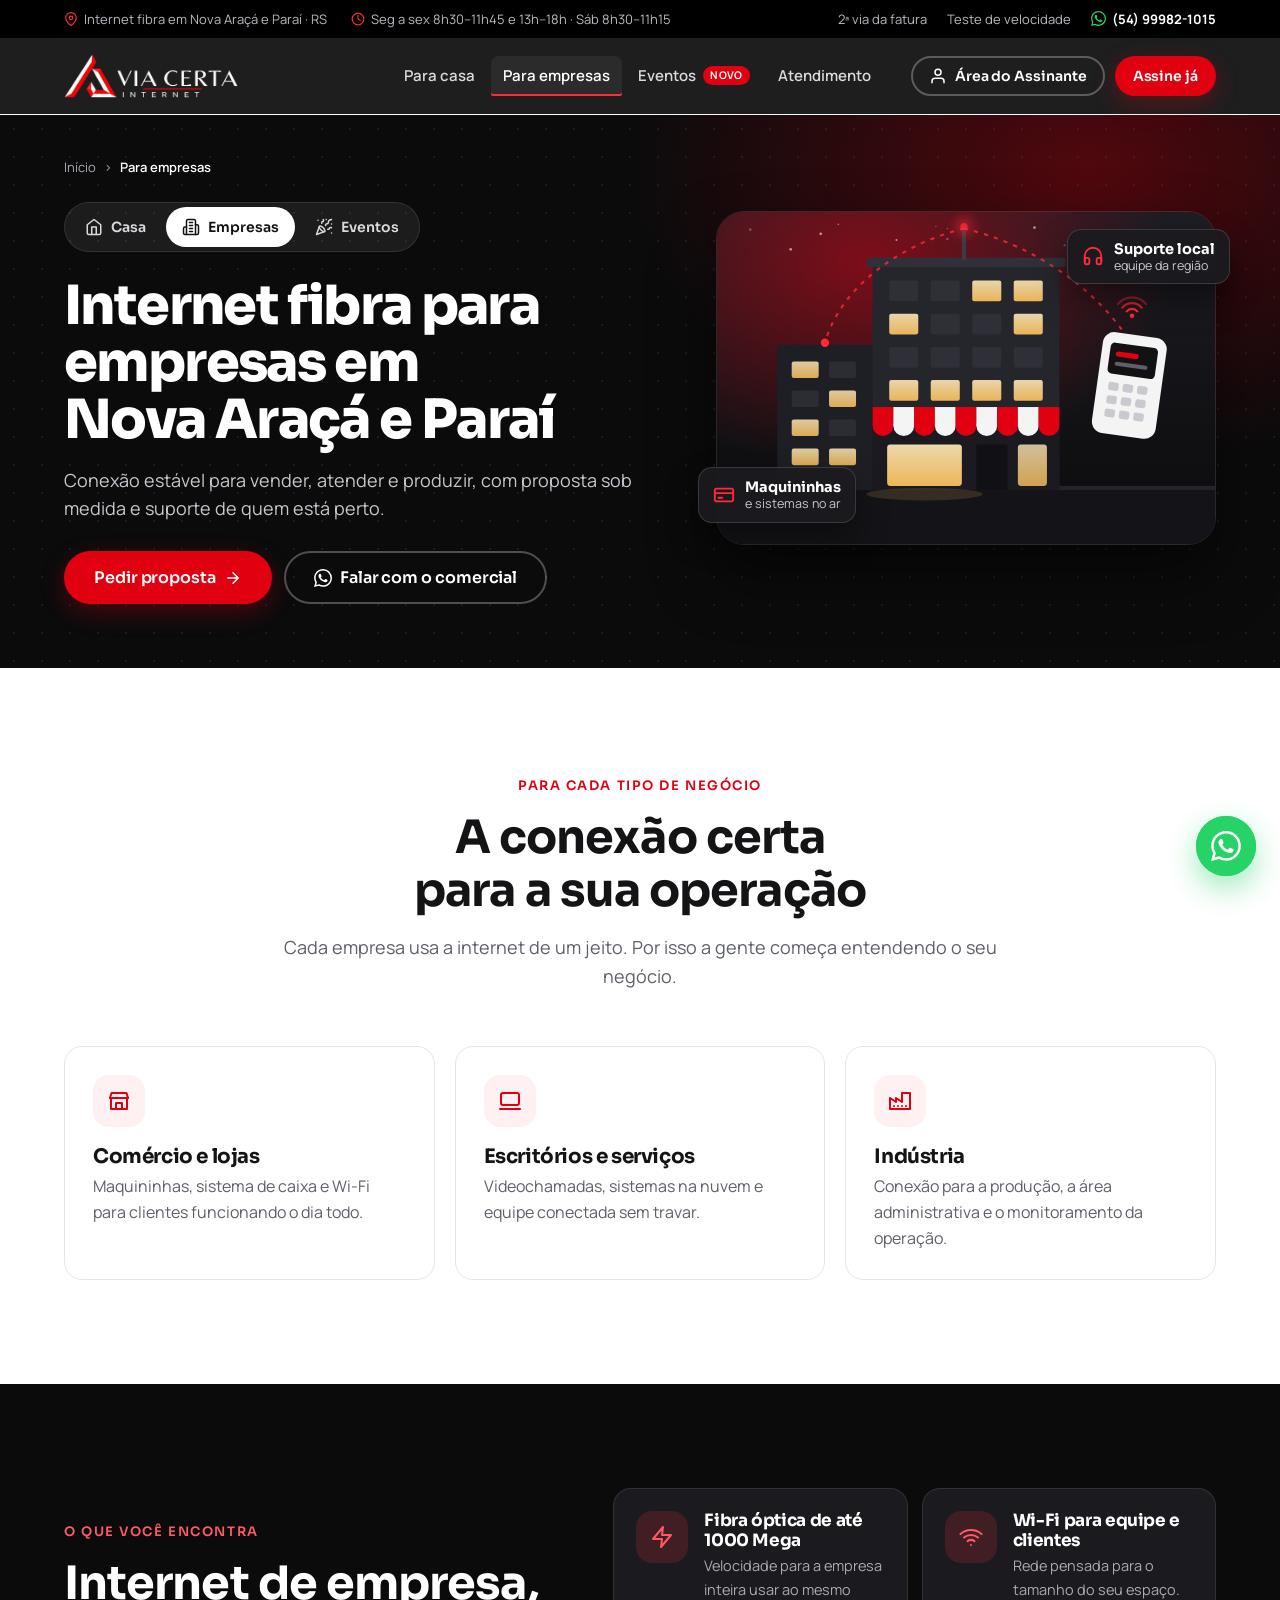
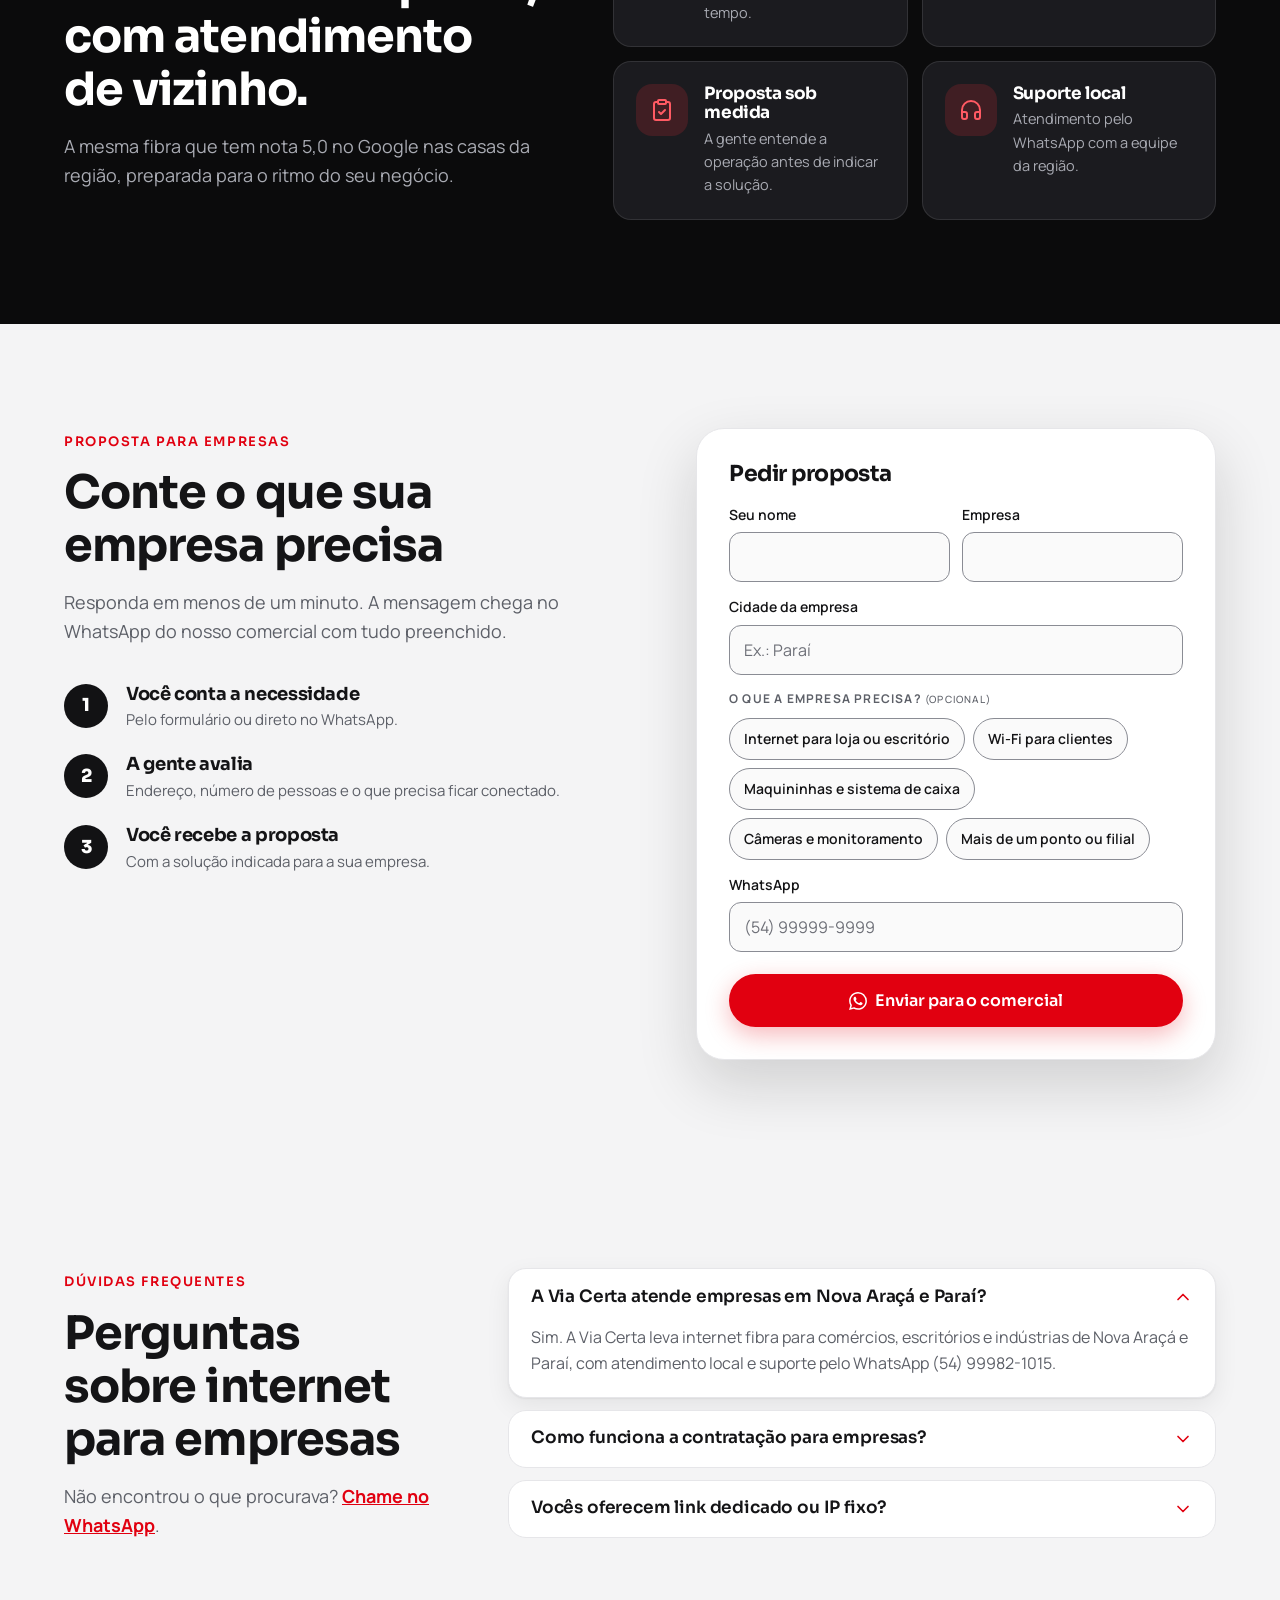
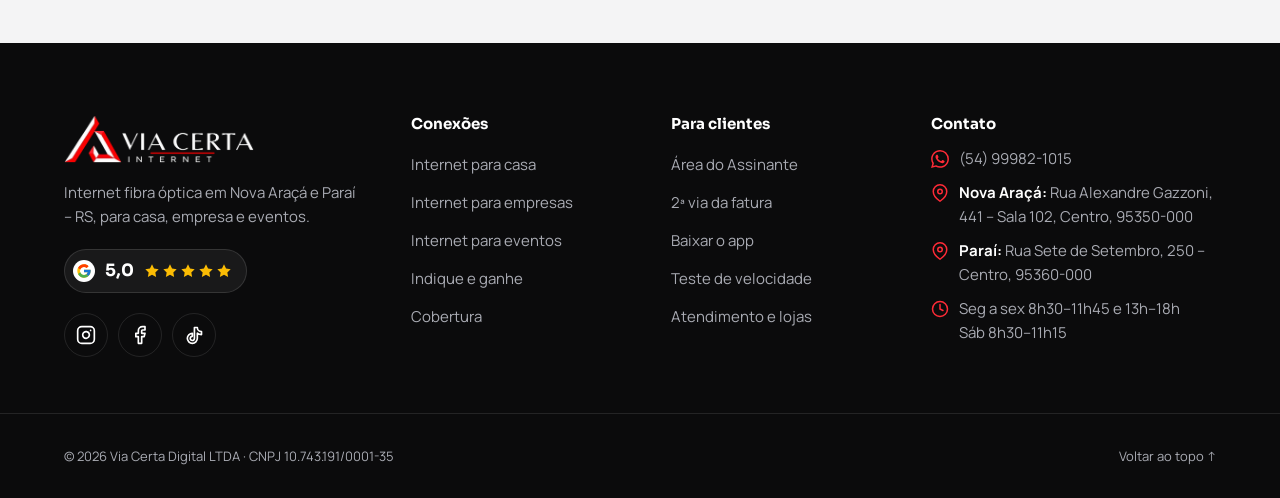
<file: empresas.html>
<!doctype html>
<html lang="pt-BR">
<head>
  <meta charset="utf-8">
  <meta name="viewport" content="width=device-width, initial-scale=1, viewport-fit=cover">
  <title>Internet para empresas em Nova Araçá e Paraí | Via Certa</title>
  <meta name="description" content="Internet fibra para comércio, escritório e indústria em Nova Araçá e Paraí (RS). Proposta sob medida e suporte local. Fale com o comercial da Via Certa.">
  <meta name="robots" content="index, follow, max-image-preview:large, max-snippet:-1">
  <!-- Quando o domínio estiver definido, adicione: <link rel="canonical" href="https://SEU-DOMINIO.com.br/ESTA-PAGINA"> -->
  <meta name="theme-color" content="#0b0b0c">
  <meta name="geo.region" content="BR-RS">
  <meta name="geo.placename" content="Nova Araçá">
  <meta name="geo.position" content="-28.6588;-51.7441">
  <meta name="ICBM" content="-28.6588, -51.7441">

  <meta property="og:type" content="website">
  <meta property="og:locale" content="pt_BR">
  <meta property="og:site_name" content="Via Certa Internet">
  <meta property="og:title" content="Internet para empresas em Nova Araçá e Paraí | Via Certa">
  <meta property="og:description" content="Internet fibra para comércio, escritório e indústria em Nova Araçá e Paraí (RS). Proposta sob medida e suporte local. Fale com o comercial da Via Certa.">
  <meta property="og:image" content="assets/img/og-image.jpg">
  <meta property="og:image:width" content="1200">
  <meta property="og:image:height" content="630">
  <meta name="twitter:card" content="summary_large_image">

  <link rel="icon" type="image/png" href="assets/img/favicon.png">
  <link rel="apple-touch-icon" href="assets/img/apple-touch-icon.png">
  <link rel="manifest" href="site.webmanifest">

  <link rel="preload" href="assets/fonts/sora-latin.woff2" as="font" type="font/woff2" crossorigin>
  <link rel="preload" href="assets/fonts/manrope-latin.woff2" as="font" type="font/woff2" crossorigin>
  <link rel="stylesheet" href="assets/css/style.css">

  <script type="application/ld+json">
  {
    "@context": "https://schema.org",
    "@graph": [
      {
        "@type": "LocalBusiness",
        "@id": "./#empresa",
        "name": "Via Certa Internet",
        "telephone": "+55-54-99982-1015",
        "address": {
          "@type": "PostalAddress",
          "streetAddress": "Rua Alexandre Gazzoni, 441, Sala 102",
          "addressLocality": "Nova Araçá",
          "addressRegion": "RS",
          "postalCode": "95350-000",
          "addressCountry": "BR"
        },
        "url": "./"
      },
      {
        "@type": "BreadcrumbList",
        "itemListElement": [
          {
            "@type": "ListItem",
            "position": 1,
            "name": "Início",
            "item": "./"
          },
          {
            "@type": "ListItem",
            "position": 2,
            "name": "Internet para empresas",
            "item": "empresas.html"
          }
        ]
      },
      {
        "@type": "Service",
        "@id": "empresas.html#servico",
        "name": "Internet fibra para empresas em Nova Araçá e Paraí",
        "serviceType": "Internet corporativa por fibra óptica",
        "provider": {
          "@id": "./#empresa"
        },
        "areaServed": [
          {
            "@type": "City",
            "name": "Nova Araçá",
            "sameAs": [
              "https://www.wikidata.org/wiki/Q1757678",
              "https://pt.wikipedia.org/wiki/Nova_Ara%C3%A7%C3%A1"
            ]
          },
          {
            "@type": "City",
            "name": "Paraí",
            "sameAs": [
              "https://www.wikidata.org/wiki/Q1757405",
              "https://pt.wikipedia.org/wiki/Para%C3%AD"
            ]
          }
        ],
        "audience": {
          "@type": "BusinessAudience",
          "name": "Comércio, escritórios e indústrias"
        }
      },
      {
        "@type": "FAQPage",
        "@id": "empresas.html#duvidas",
        "inLanguage": "pt-BR",
        "mainEntity": [
          {
            "@type": "Question",
            "name": "A Via Certa atende empresas em Nova Araçá e Paraí?",
            "acceptedAnswer": {
              "@type": "Answer",
              "text": "Sim. A Via Certa leva internet fibra para comércios, escritórios e indústrias de Nova Araçá e Paraí, com atendimento local e suporte pelo WhatsApp (54) 99982-1015."
            }
          },
          {
            "@type": "Question",
            "name": "Como funciona a contratação para empresas?",
            "acceptedAnswer": {
              "@type": "Answer",
              "text": "Você conta o que a empresa precisa pelo formulário ou pelo WhatsApp, nossa equipe avalia o endereço e a operação e envia uma proposta sob medida."
            }
          },
          {
            "@type": "Question",
            "name": "Vocês oferecem link dedicado ou IP fixo?",
            "acceptedAnswer": {
              "@type": "Answer",
              "text": "Fale com o comercial: a equipe avalia a necessidade da sua empresa e informa as opções disponíveis no seu endereço."
            }
          }
        ]
      }
    ]
  }
  </script>

  <script src="assets/js/config.js" defer></script>
  <script src="assets/js/main.js" defer></script>
</head>
<body>

  <!-- Ícones (usados com <use href="#i-nome">) -->
  <svg width="0" height="0" style="position:absolute" aria-hidden="true" focusable="false">
  <defs>
    <symbol id="i-wifi" viewBox="0 0 24 24"><path d="M5 12.55a11 11 0 0 1 14.08 0"/><path d="M1.42 9a16 16 0 0 1 21.16 0"/><path d="M8.53 16.11a6 6 0 0 1 6.95 0"/><path d="M12 20h.01"/></symbol>
    <symbol id="i-receipt" viewBox="0 0 24 24"><path d="M14 2H6a2 2 0 0 0-2 2v16a2 2 0 0 0 2 2h12a2 2 0 0 0 2-2V8z"/><path d="M14 2v6h6"/><path d="M16 13H8"/><path d="M16 17H8"/><path d="M10 9H8"/></symbol>
    <symbol id="i-user" viewBox="0 0 24 24"><path d="M20 21v-2a4 4 0 0 0-4-4H8a4 4 0 0 0-4 4v2"/><circle cx="12" cy="7" r="4"/></symbol>
    <symbol id="i-users" viewBox="0 0 24 24"><path d="M17 21v-2a4 4 0 0 0-4-4H5a4 4 0 0 0-4 4v2"/><circle cx="9" cy="7" r="4"/><path d="M23 21v-2a4 4 0 0 0-3-3.87M16 3.13a4 4 0 0 1 0 7.75"/></symbol>
    <symbol id="i-headset" viewBox="0 0 24 24"><path d="M3 18v-6a9 9 0 0 1 18 0v6"/><path d="M21 19a2 2 0 0 1-2 2h-1a2 2 0 0 1-2-2v-3a2 2 0 0 1 2-2h3zM3 19a2 2 0 0 0 2 2h1a2 2 0 0 0 2-2v-3a2 2 0 0 0-2-2H3z"/></symbol>
    <symbol id="i-gauge" viewBox="0 0 24 24"><path d="m12 14 4-4"/><path d="M3.34 19a10 10 0 1 1 17.32 0"/></symbol>
    <symbol id="i-pin" viewBox="0 0 24 24"><path d="M21 10c0 7-9 13-9 13s-9-6-9-13a9 9 0 0 1 18 0z"/><circle cx="12" cy="10" r="3"/></symbol>
    <symbol id="i-gift" viewBox="0 0 24 24"><path d="M20 12v10H4V12"/><path d="M2 7h20v5H2z"/><path d="M12 22V7"/><path d="M12 7H7.5a2.5 2.5 0 0 1 0-5C11 2 12 7 12 7z"/><path d="M12 7h4.5a2.5 2.5 0 0 0 0-5C13 2 12 7 12 7z"/></symbol>
    <symbol id="i-check" viewBox="0 0 24 24"><path d="M20 6 9 17l-5-5"/></symbol>
    <symbol id="i-star" viewBox="0 0 24 24"><path fill="currentColor" stroke="none" d="m12 2 3.09 6.26L22 9.27l-5 4.87 1.18 6.88L12 17.77l-6.18 3.25L7 14.14 2 9.27l6.91-1.01z"/></symbol>
    <symbol id="i-tv" viewBox="0 0 24 24"><rect x="2" y="7" width="20" height="15" rx="2"/><path d="m17 2-5 5-5-5"/></symbol>
    <symbol id="i-film" viewBox="0 0 24 24"><rect x="2" y="2" width="20" height="20" rx="2.18"/><path d="M7 2v20M17 2v20M2 12h20M2 7h5M2 17h5M17 17h5M17 7h5"/></symbol>
    <symbol id="i-book" viewBox="0 0 24 24"><path d="M2 3h6a4 4 0 0 1 4 4v14a3 3 0 0 0-3-3H2z"/><path d="M22 3h-6a4 4 0 0 0-4 4v14a3 3 0 0 1 3-3h7z"/></symbol>
    <symbol id="i-cap" viewBox="0 0 24 24"><path d="M22 10 12 5 2 10l10 5 10-5z"/><path d="M6 12v5c3 3 9 3 12 0v-5"/></symbol>
    <symbol id="i-game" viewBox="0 0 24 24"><path d="M6 12h4M8 10v4M15 13h.01M18 11h.01"/><rect x="2" y="6" width="20" height="12" rx="2"/></symbol>
    <symbol id="i-phone" viewBox="0 0 24 24"><path d="M22 16.92v3a2 2 0 0 1-2.18 2 19.79 19.79 0 0 1-8.63-3.07 19.5 19.5 0 0 1-6-6 19.79 19.79 0 0 1-3.07-8.67A2 2 0 0 1 4.11 2h3a2 2 0 0 1 2 1.72c.13.96.36 1.9.7 2.81a2 2 0 0 1-.45 2.11L8.09 9.91a16 16 0 0 0 6 6l1.27-1.27a2 2 0 0 1 2.11-.45c.91.34 1.85.57 2.81.7A2 2 0 0 1 22 16.92z"/></symbol>
    <symbol id="i-clock" viewBox="0 0 24 24"><circle cx="12" cy="12" r="10"/><path d="M12 6v6l4 2"/></symbol>
    <symbol id="i-arrow" viewBox="0 0 24 24"><path d="M5 12h14M12 5l7 7-7 7"/></symbol>
    <symbol id="i-left" viewBox="0 0 24 24"><path d="m15 18-6-6 6-6"/></symbol>
    <symbol id="i-right" viewBox="0 0 24 24"><path d="m9 18 6-6-6-6"/></symbol>
    <symbol id="i-down" viewBox="0 0 24 24"><path d="m6 9 6 6 6-6"/></symbol>
    <symbol id="i-menu" viewBox="0 0 24 24"><path d="M3 6h18M3 12h18M3 18h18"/></symbol>
    <symbol id="i-x" viewBox="0 0 24 24"><path d="M18 6 6 18M6 6l12 12"/></symbol>
    <symbol id="i-home" viewBox="0 0 24 24"><path d="m3 9 9-7 9 7v11a2 2 0 0 1-2 2H5a2 2 0 0 1-2-2z"/><path d="M9 22V12h6v10"/></symbol>
    <symbol id="i-building" viewBox="0 0 24 24"><path d="M6 22V4a2 2 0 0 1 2-2h8a2 2 0 0 1 2 2v18z"/><path d="M6 12H4a2 2 0 0 0-2 2v6a2 2 0 0 0 2 2h2"/><path d="M18 9h2a2 2 0 0 1 2 2v9a2 2 0 0 1-2 2h-2"/><path d="M10 6h4M10 10h4M10 14h4M10 18h4"/></symbol>
    <symbol id="i-party" viewBox="0 0 24 24"><path d="M5.8 11.3 2 22l10.7-3.79"/><path d="M4 3h.01M22 8h.01M15 2h.01M22 20h.01"/><path d="m22 2-2.24.75a2.9 2.9 0 0 0-1.96 3.12c.1.86-.57 1.63-1.45 1.63h-.38c-.86 0-1.6.6-1.76 1.44L14 10"/><path d="m22 13-.82-.33c-.86-.34-1.82.2-1.98 1.11-.11.7-.72 1.22-1.43 1.22H17"/><path d="m11 2 .33.82c.34.86-.2 1.82-1.11 1.98C9.52 4.9 9 5.52 9 6.23V7"/><path d="M11 13c1.93 1.93 2.83 4.17 2 5-.83.83-3.07-.07-5-2-1.93-1.93-2.83-4.17-2-5 .83-.83 3.07.07 5 2z"/></symbol>
    <symbol id="i-briefcase" viewBox="0 0 24 24"><rect x="2" y="7" width="20" height="14" rx="2"/><path d="M16 21V5a2 2 0 0 0-2-2h-4a2 2 0 0 0-2 2v16"/></symbol>
    <symbol id="i-store" viewBox="0 0 24 24"><path d="M3 9 4.5 4h15L21 9"/><path d="M4 9v11h16V9"/><path d="M3 9h18"/><path d="M9 20v-6h6v6"/></symbol>
    <symbol id="i-laptop" viewBox="0 0 24 24"><rect x="3" y="4" width="18" height="12" rx="2"/><path d="M2 20h20"/></symbol>
    <symbol id="i-factory" viewBox="0 0 24 24"><path d="M2 20V9l6 4V9l6 4V4h8v16z"/><path d="M6 17h.01M10 17h.01M14 17h.01M18 17h.01"/></symbol>
    <symbol id="i-card" viewBox="0 0 24 24"><rect x="2" y="5" width="20" height="14" rx="2"/><path d="M2 10h20M6 15h4"/></symbol>
    <symbol id="i-video" viewBox="0 0 24 24"><path d="m22 8-6 4 6 4z"/><rect x="2" y="6" width="14" height="12" rx="2"/></symbol>
    <symbol id="i-signal" viewBox="0 0 24 24"><path d="M2 20h.01M7 20v-4M12 20v-8M17 20V8M22 4v16"/></symbol>
    <symbol id="i-activity" viewBox="0 0 24 24"><path d="M22 12h-4l-3 9L9 3l-3 9H2"/></symbol>
    <symbol id="i-clipboard" viewBox="0 0 24 24"><rect x="8" y="2" width="8" height="4" rx="1"/><path d="M16 4h2a2 2 0 0 1 2 2v14a2 2 0 0 1-2 2H6a2 2 0 0 1-2-2V6a2 2 0 0 1 2-2h2"/><path d="m9 14 2 2 4-4"/></symbol>
    <symbol id="i-wrench" viewBox="0 0 24 24"><path d="M14.7 6.3a1 1 0 0 0 0 1.4l1.6 1.6a1 1 0 0 0 1.4 0l3.77-3.77a6 6 0 0 1-7.94 7.94l-6.91 6.91a2.12 2.12 0 0 1-3-3l6.91-6.91a6 6 0 0 1 7.94-7.94l-3.76 3.76z"/></symbol>
    <symbol id="i-shield" viewBox="0 0 24 24"><path d="M12 22s8-4 8-10V5l-8-3-8 3v7c0 6 8 10 8 10z"/><path d="m9 12 2 2 4-4"/></symbol>
    <symbol id="i-calendar" viewBox="0 0 24 24"><rect x="3" y="4" width="18" height="18" rx="2"/><path d="M16 2v4M8 2v4M3 10h18"/></symbol>
    <symbol id="i-heart" viewBox="0 0 24 24"><path d="M19 14c1.49-1.46 3-3.21 3-5.5A5.5 5.5 0 0 0 16.5 3c-1.76 0-3 .5-4.5 2-1.5-1.5-2.74-2-4.5-2A5.5 5.5 0 0 0 2 8.5c0 2.3 1.5 4.05 3 5.5l7 7z"/></symbol>
    <symbol id="i-trophy" viewBox="0 0 24 24"><path d="M6 9H4.5a2.5 2.5 0 0 1 0-5H6"/><path d="M18 9h1.5a2.5 2.5 0 0 0 0-5H18"/><path d="M4 22h16"/><path d="M10 14.66V17c0 .55-.47.98-.97 1.21C7.85 18.75 7 20.24 7 22"/><path d="M14 14.66V17c0 .55.47.98.97 1.21C16.15 18.75 17 20.24 17 22"/><path d="M18 2H6v7a6 6 0 0 0 12 0z"/></symbol>
    <symbol id="i-music" viewBox="0 0 24 24"><path d="M9 18V5l12-2v13"/><circle cx="6" cy="18" r="3"/><circle cx="18" cy="16" r="3"/></symbol>
    <symbol id="i-mic" viewBox="0 0 24 24"><path d="M12 2a3 3 0 0 0-3 3v7a3 3 0 0 0 6 0V5a3 3 0 0 0-3-3z"/><path d="M19 10v2a7 7 0 0 1-14 0v-2"/><path d="M12 19v3"/></symbol>
    <symbol id="i-mobile" viewBox="0 0 24 24"><rect x="5" y="2" width="14" height="20" rx="2"/><path d="M12 18h.01"/></symbol>
    <symbol id="i-zap" viewBox="0 0 24 24"><path d="M13 2 3 14h9l-1 8 10-12h-9z"/></symbol>
    <symbol id="i-wallet" viewBox="0 0 24 24"><path d="M21 12V7H5a2 2 0 0 1 0-4h14v4"/><path d="M3 5v14a2 2 0 0 0 2 2h16v-5"/><path d="M18 12a2 2 0 0 0 0 4h4v-4z"/></symbol>
    <symbol id="i-bag" viewBox="0 0 24 24"><path d="M6 2 3 6v14a2 2 0 0 0 2 2h14a2 2 0 0 0 2-2V6l-3-4z"/><path d="M3 6h18"/><path d="M16 10a4 4 0 0 1-8 0"/></symbol>
    <symbol id="i-external" viewBox="0 0 24 24"><path d="M18 13v6a2 2 0 0 1-2 2H5a2 2 0 0 1-2-2V8a2 2 0 0 1 2-2h6"/><path d="M15 3h6v6M10 14 21 3"/></symbol>
    <symbol id="i-whatsapp" viewBox="0 0 24 24"><path fill="currentColor" stroke="none" d="M17.47 14.38c-.3-.15-1.76-.87-2.03-.97-.27-.1-.47-.15-.67.15-.2.3-.77.97-.94 1.16-.17.2-.35.22-.64.08-.3-.15-1.26-.47-2.39-1.48-.88-.79-1.48-1.76-1.65-2.06-.17-.3-.02-.46.13-.6.13-.14.3-.35.45-.52.15-.18.2-.3.3-.5.1-.2.05-.37-.03-.52-.07-.15-.67-1.61-.91-2.2-.24-.58-.49-.5-.67-.51h-.57c-.2 0-.52.07-.79.37-.27.3-1.04 1.02-1.04 2.48s1.06 2.88 1.21 3.07c.15.2 2.1 3.2 5.08 4.49.71.31 1.26.49 1.7.63.71.22 1.36.19 1.87.12.57-.09 1.76-.72 2-1.41.25-.7.25-1.29.18-1.41-.08-.13-.28-.2-.57-.35zM12.05 21.79h-.01a9.87 9.87 0 0 1-5.03-1.38l-.36-.21-3.74.98 1-3.65-.24-.37a9.86 9.86 0 0 1-1.51-5.26c0-5.45 4.44-9.88 9.89-9.88 2.64 0 5.12 1.03 6.99 2.9a9.83 9.83 0 0 1 2.89 6.99c0 5.45-4.44 9.88-9.88 9.88zm8.41-18.3A11.82 11.82 0 0 0 12.05 0C5.5 0 .16 5.34.16 11.89c0 2.1.55 4.14 1.59 5.95L.06 24l6.3-1.65a11.88 11.88 0 0 0 5.68 1.45h.01c6.55 0 11.89-5.34 11.89-11.89a11.82 11.82 0 0 0-3.48-8.41z"/></symbol>
    <symbol id="i-instagram" viewBox="0 0 24 24"><rect x="2" y="2" width="20" height="20" rx="5"/><path d="M16 11.37A4 4 0 1 1 12.63 8 4 4 0 0 1 16 11.37zM17.5 6.5h.01"/></symbol>
    <symbol id="i-facebook" viewBox="0 0 24 24"><path d="M18 2h-3a5 5 0 0 0-5 5v3H7v4h3v8h4v-8h3l1-4h-4V7a1 1 0 0 1 1-1h3z"/></symbol>
    <symbol id="i-tiktok" viewBox="0 0 24 24"><path d="M16 3a5 5 0 0 0 5 5v3.5a8.5 8.5 0 0 1-5-1.6V16a6 6 0 1 1-6-6v3.6A2.5 2.5 0 1 0 12.5 16V3z"/></symbol>
    <symbol id="i-play" viewBox="0 0 24 24"><path fill="currentColor" stroke="none" d="M3.6 1.8c-.3.3-.5.8-.5 1.4v17.6c0 .6.2 1.1.5 1.4l.1.1 9.9-9.9v-.2L3.7 1.7zM16.9 15.6l-3.3-3.3v-.2l3.3-3.3.1.04 3.9 2.2c1.1.6 1.1 1.7 0 2.3l-3.9 2.2zM17 15.5 13.6 12 3.6 22.2c.4.4 1 .4 1.7.05L17 15.5M17 8.5 5.3 1.8c-.7-.4-1.3-.3-1.7.1L13.6 12z"/></symbol>
    <symbol id="i-apple" viewBox="0 0 24 24"><path fill="currentColor" stroke="none" d="M16.37 12.6c-.02-2.34 1.91-3.47 2-3.52-1.09-1.6-2.79-1.82-3.39-1.84-1.44-.15-2.82.85-3.55.85-.73 0-1.86-.83-3.06-.81-1.57.02-3.02.92-3.83 2.33-1.64 2.84-.42 7.04 1.17 9.35.78 1.13 1.71 2.39 2.93 2.35 1.18-.05 1.62-.76 3.04-.76 1.42 0 1.82.76 3.06.73 1.27-.02 2.07-1.15 2.84-2.29.9-1.31 1.27-2.58 1.29-2.65-.03-.01-2.47-.95-2.5-3.76zM14.04 5.72c.65-.79 1.09-1.88.97-2.97-.94.04-2.07.62-2.74 1.41-.6.7-1.13 1.81-.99 2.88 1.05.08 2.12-.53 2.76-1.32z"/></symbol>
    <symbol id="i-google" viewBox="0 0 48 48"><path fill="#FFC107" stroke="none" d="M43.61 20.08H42V20H24v8h11.3c-1.65 4.66-6.08 8-11.3 8-6.63 0-12-5.37-12-12s5.37-12 12-12c3.06 0 5.84 1.15 7.96 3.04l5.66-5.66C34.05 6.05 29.27 4 24 4 12.95 4 4 12.95 4 24s8.95 20 20 20 20-8.95 20-20c0-1.34-.14-2.65-.39-3.92z"/><path fill="#FF3D00" stroke="none" d="m6.31 14.69 6.57 4.82C14.66 15.11 18.96 12 24 12c3.06 0 5.84 1.15 7.96 3.04l5.66-5.66C34.05 6.05 29.27 4 24 4 16.32 4 9.66 8.34 6.31 14.69z"/><path fill="#4CAF50" stroke="none" d="M24 44c5.17 0 9.86-1.98 13.41-5.19l-6.19-5.24A11.91 11.91 0 0 1 24 36c-5.2 0-9.62-3.32-11.28-7.95l-6.52 5.03C9.5 39.56 16.23 44 24 44z"/><path fill="#1976D2" stroke="none" d="M43.61 20.08H42V20H24v8h11.3a12.04 12.04 0 0 1-4.09 5.57l6.19 5.24C36.97 39.2 44 34 44 24c0-1.34-.14-2.65-.39-3.92z"/></symbol>
  </defs>
  </svg>
  <a class="skip-link" href="#conteudo">Pular para o conteúdo</a>

  <!-- ===== CABEÇALHO (igual em todas as páginas) ===== -->
  <header class="site-header" id="topo">
    <div class="topbar">
      <div class="container topbar__inner">
        <p class="topbar__item"><svg class="i" aria-hidden="true"><use href="#i-pin"/></svg> Internet fibra em Nova Araçá e Paraí · RS</p>
        <p class="topbar__item topbar__hide-sm"><svg class="i" aria-hidden="true"><use href="#i-clock"/></svg> Seg a sex 8h30–11h45 e 13h–18h · Sáb 8h30–11h15</p>
        <div class="topbar__links">
          <a href="#" data-link="segundaVia">2ª via da fatura</a>
          <a href="#" data-link="testeVelocidade">Teste de velocidade</a>
          <a href="https://wa.me/5554999821015" data-wa="Olá! Vim pelo site da Via Certa Internet e gostaria de atendimento. Sou de {cidade}." data-wa-ctx="geral" target="_blank" rel="noopener" class="topbar__wa"><svg class="i" aria-hidden="true"><use href="#i-whatsapp"/></svg> (54) 99982-1015</a>
        </div>
      </div>
    </div>

    <div class="navbar">
      <div class="container navbar__inner">
        <a href="./" class="brand" aria-label="Via Certa Internet - página inicial">
          <picture>
            <source type="image/webp" srcset="assets/img/logo-branco.webp">
            <img src="assets/img/logo-branco.png" alt="Via Certa Internet" width="400" height="101" fetchpriority="high">
          </picture>
        </a>

        <nav class="nav" id="menu" aria-label="Menu principal">
          <ul class="nav__list">
            <li><a href="residencial.html">Para casa</a></li>
            <li><a href="empresas.html" aria-current="page">Para empresas</a></li>
            <li><a href="eventos.html">Eventos <span class="nav__new">Novo</span></a></li>
            <li><a href="atendimento.html">Atendimento</a></li>
          </ul>
          <div class="nav__mobile-extra">
            <button type="button" class="btn btn--ghost-light btn--block" data-open-cliente><svg class="i" aria-hidden="true"><use href="#i-user"/></svg> Área do Assinante</button>
            <a href="https://wa.me/5554999821015" data-wa="Olá! Vim pelo site da Via Certa Internet e gostaria de atendimento. Sou de {cidade}." data-wa-ctx="geral" target="_blank" rel="noopener" class="nav__mobile-wa"><svg class="i" aria-hidden="true"><use href="#i-whatsapp"/></svg> (54) 99982-1015</a>
          </div>
        </nav>

        <div class="navbar__actions">
          <button type="button" class="btn btn--ghost-light btn--sm navbar__cliente" data-open-cliente><svg class="i" aria-hidden="true"><use href="#i-user"/></svg><span>Área do Assinante</span></button>
          <a href="residencial.html#planos" class="btn btn--red btn--sm navbar__cta">Assine já</a>
          <button type="button" class="nav-toggle" aria-expanded="false" aria-controls="menu" aria-label="Abrir menu">
            <svg class="i i--open" aria-hidden="true"><use href="#i-menu"/></svg>
            <svg class="i i--close" aria-hidden="true"><use href="#i-x"/></svg>
          </button>
        </div>
      </div>
    </div>
  </header>

  <main id="conteudo">
    <section class="page-hero page-hero--empresas">
      <div class="page-hero__bg" aria-hidden="true"></div>
      <div class="container page-hero__inner">
        <div class="page-hero__copy">
          <nav class="crumbs" aria-label="Você está em"><a href="./">Início</a><span aria-hidden="true">›</span><span aria-current="page">Para empresas</span></nav>
          <nav class="seg-tabs" aria-label="Tipos de conexão"><a href="residencial.html"><svg class="i" aria-hidden="true"><use href="#i-home"/></svg><span>Casa</span></a><a href="empresas.html" aria-current="page"><svg class="i" aria-hidden="true"><use href="#i-building"/></svg><span>Empresas</span></a><a href="eventos.html"><svg class="i" aria-hidden="true"><use href="#i-party"/></svg><span>Eventos</span></a></nav>
          <h1 class="page-hero__title">Internet fibra para empresas em Nova Araçá e Paraí</h1>
          <p class="page-hero__lead">Conexão estável para vender, atender e produzir, com proposta sob medida e suporte de quem está perto.</p>
          <div class="page-hero__ctas"><a href="#proposta" class="btn btn--red btn--lg">Pedir proposta <svg class="i" aria-hidden="true"><use href="#i-arrow"/></svg></a><a href="https://wa.me/5554999821015" data-wa="Olá! Quero conhecer as soluções de internet da Via Certa para minha empresa em {cidade}." data-wa-ctx="empresa" target="_blank" rel="noopener" class="btn btn--ghost-light btn--lg"><svg class="i" aria-hidden="true"><use href="#i-whatsapp"/></svg> Falar com o comercial</a></div>
        </div>
        <div class="page-hero__art"><img src="assets/img/ilustra-empresa.svg" alt="Ilustração de prédio comercial e loja conectados à internet fibra" width="480" height="320" fetchpriority="high"><div class="art-chip art-chip--a"><svg class="i" aria-hidden="true"><use href="#i-card"/></svg><span><strong>Maquininhas</strong>e sistemas no ar</span></div><div class="art-chip art-chip--b"><svg class="i" aria-hidden="true"><use href="#i-headset"/></svg><span><strong>Suporte local</strong>equipe da região</span></div></div>
      </div>
    </section>

    <!-- ===== PARA QUEM ===== -->
    <section class="section" aria-labelledby="setores-titulo">
      <div class="container">
        <header class="section-head">
          <p class="eyebrow">Para cada tipo de negócio</p>
          <h2 class="section-title" id="setores-titulo">A conexão certa para a sua operação</h2>
          <p class="section-lead">Cada empresa usa a internet de um jeito. Por isso a gente começa entendendo o seu negócio.</p>
        </header>
        <div class="sectors">
<article class="sector"><span class="sector__icon"><svg class="i" aria-hidden="true"><use href="#i-store"/></svg></span><h3>Comércio e lojas</h3><p>Maquininhas, sistema de caixa e Wi-Fi para clientes funcionando o dia todo.</p></article>
<article class="sector"><span class="sector__icon"><svg class="i" aria-hidden="true"><use href="#i-laptop"/></svg></span><h3>Escritórios e serviços</h3><p>Videochamadas, sistemas na nuvem e equipe conectada sem travar.</p></article>
<article class="sector"><span class="sector__icon"><svg class="i" aria-hidden="true"><use href="#i-factory"/></svg></span><h3>Indústria</h3><p>Conexão para a produção, a área administrativa e o monitoramento da operação.</p></article>
        </div>
      </div>
    </section>

    <!-- ===== O QUE OFERECEMOS ===== -->
    <section class="section section--dark" aria-labelledby="recursos-titulo">
      <div class="container features-wrap">
        <header class="section-head section-head--left section-head--light">
          <p class="eyebrow eyebrow--light">O que você encontra</p>
          <h2 class="section-title" id="recursos-titulo">Internet de empresa, com atendimento de vizinho.</h2>
          <p class="section-lead">A mesma fibra que tem nota 5,0 no Google nas casas da região, preparada para o ritmo do seu negócio.</p>
        </header>
        <ul class="features">
<li class="feature"><span class="feature__icon"><svg class="i" aria-hidden="true"><use href="#i-zap"/></svg></span><div><h3>Fibra óptica de até 1000 Mega</h3><p>Velocidade para a empresa inteira usar ao mesmo tempo.</p></div></li>
<li class="feature"><span class="feature__icon"><svg class="i" aria-hidden="true"><use href="#i-wifi"/></svg></span><div><h3>Wi-Fi para equipe e clientes</h3><p>Rede pensada para o tamanho do seu espaço.</p></div></li>
<li class="feature"><span class="feature__icon"><svg class="i" aria-hidden="true"><use href="#i-clipboard"/></svg></span><div><h3>Proposta sob medida</h3><p>A gente entende a operação antes de indicar a solução.</p></div></li>
<li class="feature"><span class="feature__icon"><svg class="i" aria-hidden="true"><use href="#i-headset"/></svg></span><div><h3>Suporte local</h3><p>Atendimento pelo WhatsApp com a equipe da região.</p></div></li>
        </ul>
      </div>
    </section>

    <!-- ===== PROPOSTA ===== -->
    <section class="section proposal" id="proposta" aria-labelledby="proposta-titulo">
      <div class="container proposal__inner">
        <div class="proposal__copy">
          <p class="eyebrow">Proposta para empresas</p>
          <h2 class="section-title" id="proposta-titulo">Conte o que sua empresa precisa</h2>
          <p class="section-lead">Responda em menos de um minuto. A mensagem chega no WhatsApp do nosso comercial com tudo preenchido.</p>
          <ol class="steps steps--dark">
            <li><span class="steps__n" aria-hidden="true">1</span><div><h3>Você conta a necessidade</h3><p>Pelo formulário ou direto no WhatsApp.</p></div></li>
            <li><span class="steps__n" aria-hidden="true">2</span><div><h3>A gente avalia</h3><p>Endereço, número de pessoas e o que precisa ficar conectado.</p></div></li>
            <li><span class="steps__n" aria-hidden="true">3</span><div><h3>Você recebe a proposta</h3><p>Com a solução indicada para a sua empresa.</p></div></li>
          </ol>
        </div>
        <form class="form-card form-card--light" data-form="empresa" novalidate>
          <h3 class="form-card__title">Pedir proposta</h3>
          <div class="field-row">
            <div class="field"><label for="pj-nome">Seu nome</label><input id="pj-nome" name="nome" type="text" autocomplete="name" enterkeyhint="next" required></div>
            <div class="field"><label for="pj-empresa">Empresa</label><input id="pj-empresa" name="empresa" type="text" autocomplete="organization" enterkeyhint="next" required></div>
          </div>
          <div class="field"><label for="pj-cidade">Cidade da empresa</label><input id="pj-cidade" name="cidade" type="text" autocomplete="address-level2" placeholder="Ex.: Paraí" enterkeyhint="next" required></div>
          <fieldset class="field">
            <legend class="field__legend">O que a empresa precisa? <small>(opcional)</small></legend>
            <div class="pick"><label><input type="checkbox" name="necessidade" value="Internet para loja ou escritório"><span>Internet para loja ou escritório</span></label><label><input type="checkbox" name="necessidade" value="Wi-Fi para clientes"><span>Wi-Fi para clientes</span></label><label><input type="checkbox" name="necessidade" value="Maquininhas e sistema de caixa"><span>Maquininhas e sistema de caixa</span></label><label><input type="checkbox" name="necessidade" value="Câmeras e monitoramento"><span>Câmeras e monitoramento</span></label><label><input type="checkbox" name="necessidade" value="Mais de um ponto ou filial"><span>Mais de um ponto ou filial</span></label></div>
          </fieldset>
          <div class="field"><label for="pj-tel">WhatsApp</label><input id="pj-tel" name="telefone" type="tel" inputmode="tel" autocomplete="tel-national" placeholder="(54) 99999-9999" enterkeyhint="send" data-mask="phone" required></div>
          <p class="form-error" role="alert" hidden></p>
          <button type="submit" class="btn btn--red btn--block btn--lg"><svg class="i" aria-hidden="true"><use href="#i-whatsapp"/></svg> Enviar para o comercial</button>
          <div class="form-done" hidden><p>Mensagem pronta! Se o WhatsApp não abriu sozinho, toque no botão abaixo.</p><a href="#" target="_blank" rel="noopener" class="btn btn--dark btn--block" data-form-wa><svg class="i" aria-hidden="true"><use href="#i-whatsapp"/></svg> Abrir o WhatsApp</a></div>
        </form>
      </div>
    </section>

    <section class="section faq" id="duvidas" aria-labelledby="duvidas-titulo">
      <div class="container faq__inner">
        <header class="section-head section-head--left">
          <p class="eyebrow">Dúvidas frequentes</p>
          <h2 class="section-title" id="duvidas-titulo">Perguntas sobre internet para empresas</h2>
          <p class="section-lead">Não encontrou o que procurava? <a href="https://wa.me/5554999821015" data-wa="Olá! Tenho uma dúvida sobre a Via Certa Internet. Sou de {cidade}." data-wa-ctx="empresa" target="_blank" rel="noopener">Chame no WhatsApp</a>.</p>
        </header>
        <div class="faq__list">
          <details open>
            <summary><h3>A Via Certa atende empresas em Nova Araçá e Paraí?</h3><svg class="i" aria-hidden="true"><use href="#i-down"/></svg></summary>
            <p>Sim. A Via Certa leva internet fibra para comércios, escritórios e indústrias de Nova Araçá e Paraí, com atendimento local e suporte pelo WhatsApp (54) 99982-1015.</p>
          </details>
          <details>
            <summary><h3>Como funciona a contratação para empresas?</h3><svg class="i" aria-hidden="true"><use href="#i-down"/></svg></summary>
            <p>Você conta o que a empresa precisa pelo formulário ou pelo WhatsApp, nossa equipe avalia o endereço e a operação e envia uma proposta sob medida.</p>
          </details>
          <details>
            <summary><h3>Vocês oferecem link dedicado ou IP fixo?</h3><svg class="i" aria-hidden="true"><use href="#i-down"/></svg></summary>
            <p>Fale com o comercial: a equipe avalia a necessidade da sua empresa e informa as opções disponíveis no seu endereço.</p>
          </details>
        </div>
      </div>
    </section>
  </main>

  <!-- ===== RODAPÉ (igual em todas as páginas) ===== -->
  <footer class="site-footer">
    <div class="container footer__grid">
      <div class="footer__brand">
        <picture>
          <source type="image/webp" srcset="assets/img/logo-branco.webp">
          <img src="assets/img/logo-branco.png" alt="Via Certa Internet" width="400" height="101" loading="lazy" decoding="async">
        </picture>
        <p>Internet fibra óptica em Nova Araçá e Paraí – RS, para casa, empresa e eventos.</p>
        <a href="./#avaliacoes" class="rating-chip rating-chip--sm" aria-label="Nota 5,0 no Google">
          <svg class="rating-chip__g" aria-hidden="true"><use href="#i-google"/></svg><span class="rating-chip__score">5,0</span><span class="stars" aria-hidden="true"><svg><use href="#i-star"/></svg><svg><use href="#i-star"/></svg><svg><use href="#i-star"/></svg><svg><use href="#i-star"/></svg><svg><use href="#i-star"/></svg></span>
        </a>
        <div class="footer__social">
          <a href="#" data-link="instagram" aria-label="Instagram da Via Certa" hidden><svg class="i" aria-hidden="true"><use href="#i-instagram"/></svg></a>
          <a href="#" data-link="facebook" aria-label="Facebook da Via Certa" hidden><svg class="i" aria-hidden="true"><use href="#i-facebook"/></svg></a>
          <a href="#" data-link="tiktok" aria-label="TikTok da Via Certa" hidden><svg class="i" aria-hidden="true"><use href="#i-tiktok"/></svg></a>
        </div>
      </div>

      <nav class="footer__col" aria-label="Conexões">
        <h2 class="footer__title">Conexões</h2>
        <ul>
          <li><a href="residencial.html">Internet para casa</a></li>
          <li><a href="empresas.html">Internet para empresas</a></li>
          <li><a href="eventos.html">Internet para eventos</a></li>
          <li><a href="residencial.html#indique">Indique e ganhe</a></li>
          <li><a href="residencial.html#cobertura">Cobertura</a></li>
        </ul>
      </nav>

      <nav class="footer__col" aria-label="Para clientes">
        <h2 class="footer__title">Para clientes</h2>
        <ul>
          <li><a href="#" data-link="areaCliente">Área do Assinante</a></li>
          <li><a href="#" data-link="segundaVia">2ª via da fatura</a></li>
          <li><a href="residencial.html#app">Baixar o app</a></li>
          <li><a href="#" data-link="testeVelocidade">Teste de velocidade</a></li>
          <li><a href="atendimento.html#lojas">Atendimento e lojas</a></li>
        </ul>
      </nav>

      <div class="footer__col footer__contact-col">
        <h2 class="footer__title">Contato</h2>
        <ul class="footer__contact">
          <li><svg class="i" aria-hidden="true"><use href="#i-whatsapp"/></svg><a href="https://wa.me/5554999821015" data-wa="Olá! Vim pelo site da Via Certa Internet e gostaria de atendimento. Sou de {cidade}." data-wa-ctx="geral" target="_blank" rel="noopener">(54) 99982-1015</a></li>
          <li><svg class="i" aria-hidden="true"><use href="#i-pin"/></svg><address><strong>Nova Araçá:</strong> Rua Alexandre Gazzoni, 441 – Sala 102, Centro, 95350-000</address></li>
          <li><svg class="i" aria-hidden="true"><use href="#i-pin"/></svg><address><strong>Paraí:</strong> Rua Sete de Setembro, 250 – Centro, 95360-000</address></li>
          <li><svg class="i" aria-hidden="true"><use href="#i-clock"/></svg><span>Seg a sex 8h30–11h45 e 13h–18h<br>Sáb 8h30–11h15</span></li>
        </ul>
      </div>
    </div>

    <div class="footer__bottom">
      <div class="container footer__bottom-inner">
        <p>© <span data-year>2026</span> Via Certa Digital LTDA · CNPJ 10.743.191/0001-35</p>
        <a href="#topo" class="footer__top">Voltar ao topo ↑</a>
      </div>
    </div>
  </footer>

  <!-- WhatsApp flutuante (computador) -->
  <a href="https://wa.me/5554999821015" data-wa="Olá! Vim pelo site da Via Certa Internet e gostaria de atendimento. Sou de {cidade}." data-wa-ctx="geral" target="_blank" rel="noopener" class="wa-float" aria-label="Falar no WhatsApp"><svg class="i" aria-hidden="true"><use href="#i-whatsapp"/></svg><span class="wa-float__tip">Fale com a gente</span></a>

  <!-- Barra de ações (celular) -->
  <nav class="mobile-bar" aria-label="Ações rápidas">
    <a href="residencial.html#planos"><svg class="i" aria-hidden="true"><use href="#i-wifi"/></svg><span>Planos</span></a>
    <a href="#" data-link="segundaVia"><svg class="i" aria-hidden="true"><use href="#i-receipt"/></svg><span>2ª via</span></a>
    <button type="button" data-open-cliente><svg class="i" aria-hidden="true"><use href="#i-user"/></svg><span>Assinante</span></button>
    <a href="https://wa.me/5554999821015" data-wa="Olá! Vim pelo site da Via Certa Internet e gostaria de atendimento. Sou de {cidade}." data-wa-ctx="geral" target="_blank" rel="noopener" class="mobile-bar__wa"><svg class="i" aria-hidden="true"><use href="#i-whatsapp"/></svg><span>WhatsApp</span></a>
  </nav>

  <!-- Janela: cidade do contato (abre ao tocar em qualquer botão de WhatsApp) -->
  <dialog class="sheet city-sheet" id="escolher-cidade" aria-labelledby="cidade-titulo">
    <div class="sheet__head">
      <div>
        <p class="eyebrow">Antes de abrir o WhatsApp</p>
        <h2 id="cidade-titulo" data-city-title>De onde você fala?</h2>
      </div>
      <button type="button" class="round-btn round-btn--plain" data-close-sheet aria-label="Fechar"><svg class="i" aria-hidden="true"><use href="#i-x"/></svg></button>
    </div>
    <p class="city-sheet__lead">Assim a mensagem já chega com a sua cidade e o atendimento fica mais rápido.</p>
    <div class="city-sheet__options">
      <button type="button" class="city-option" data-city="Nova Araçá-RS"><span class="city-option__pin"><svg class="i" aria-hidden="true"><use href="#i-pin"/></svg></span><span data-city-label="0">Sou de Nova Araçá</span><svg class="i city-option__go" aria-hidden="true"><use href="#i-right"/></svg></button>
      <button type="button" class="city-option" data-city="Paraí-RS"><span class="city-option__pin"><svg class="i" aria-hidden="true"><use href="#i-pin"/></svg></span><span data-city-label="1">Sou de Paraí</span><svg class="i city-option__go" aria-hidden="true"><use href="#i-right"/></svg></button>
    </div>
    <button type="button" class="city-sheet__other" data-city-other aria-expanded="false" aria-controls="cidade-outra"><span data-city-label="2">Sou de outra cidade</span></button>
    <form class="city-sheet__form" id="cidade-outra" data-city-form hidden>
      <label for="cidade-outra-nome">Qual cidade?</label>
      <div class="city-sheet__row">
        <input id="cidade-outra-nome" name="cidade" type="text" autocomplete="address-level2" placeholder="Ex.: Guaporé" enterkeyhint="send" required>
        <button type="submit" class="btn btn--red">Continuar</button>
      </div>
    </form>
  </dialog>

  <!-- Janela: Área do Assinante -->
  <dialog class="sheet" id="area-cliente" aria-labelledby="area-cliente-title">
    <div class="sheet__head">
      <div>
        <p class="eyebrow">Já sou cliente</p>
        <h2 id="area-cliente-title">Área do Assinante</h2>
      </div>
      <button type="button" class="round-btn round-btn--plain" data-close-sheet aria-label="Fechar"><svg class="i" aria-hidden="true"><use href="#i-x"/></svg></button>
    </div>
    <ul class="sheet__list">
      <li data-requires="areaCliente"><a href="#" data-link="areaCliente" class="sheet__item sheet__item--primary"><span class="sheet__icon"><svg class="i" aria-hidden="true"><use href="#i-user"/></svg></span><span><strong>Entrar na Área do Assinante</strong><small>Faturas, contrato e seus dados</small></span><svg class="i sheet__go" aria-hidden="true"><use href="#i-right"/></svg></a></li>
      <li><a href="#" data-link="segundaVia" class="sheet__item"><span class="sheet__icon"><svg class="i" aria-hidden="true"><use href="#i-receipt"/></svg></span><span><strong>2ª via da fatura</strong><small>Consulte e pague sua fatura</small></span><svg class="i sheet__go" aria-hidden="true"><use href="#i-right"/></svg></a></li>
      <li data-requires="appAuto"><a href="#" data-link="appAuto" class="sheet__item"><span class="sheet__icon"><svg class="i" aria-hidden="true"><use href="#i-mobile"/></svg></span><span><strong>Baixar o app</strong><small>Procure por “Bitcom” na loja</small></span><svg class="i sheet__go" aria-hidden="true"><use href="#i-right"/></svg></a></li>
      <li><a href="https://wa.me/5554999821015" data-wa="Olá! Sou cliente da Via Certa Internet em {cidade} e preciso de suporte técnico." data-wa-ctx="cliente" target="_blank" rel="noopener" class="sheet__item"><span class="sheet__icon"><svg class="i" aria-hidden="true"><use href="#i-headset"/></svg></span><span><strong>Suporte técnico</strong><small>Atendimento pelo WhatsApp</small></span><svg class="i sheet__go" aria-hidden="true"><use href="#i-right"/></svg></a></li>
      <li><a href="#" data-link="testeVelocidade" class="sheet__item"><span class="sheet__icon"><svg class="i" aria-hidden="true"><use href="#i-gauge"/></svg></span><span><strong>Teste de velocidade</strong><small>Confira sua conexão agora</small></span><svg class="i sheet__go" aria-hidden="true"><use href="#i-right"/></svg></a></li>
      <li><a href="residencial.html#indique" class="sheet__item" data-close-sheet><span class="sheet__icon"><svg class="i" aria-hidden="true"><use href="#i-gift"/></svg></span><span><strong>Indique e ganhe</strong><small>2 mensalidades grátis</small></span><svg class="i sheet__go" aria-hidden="true"><use href="#i-right"/></svg></a></li>
    </ul>
  </dialog>
</body>
</html>
</file>
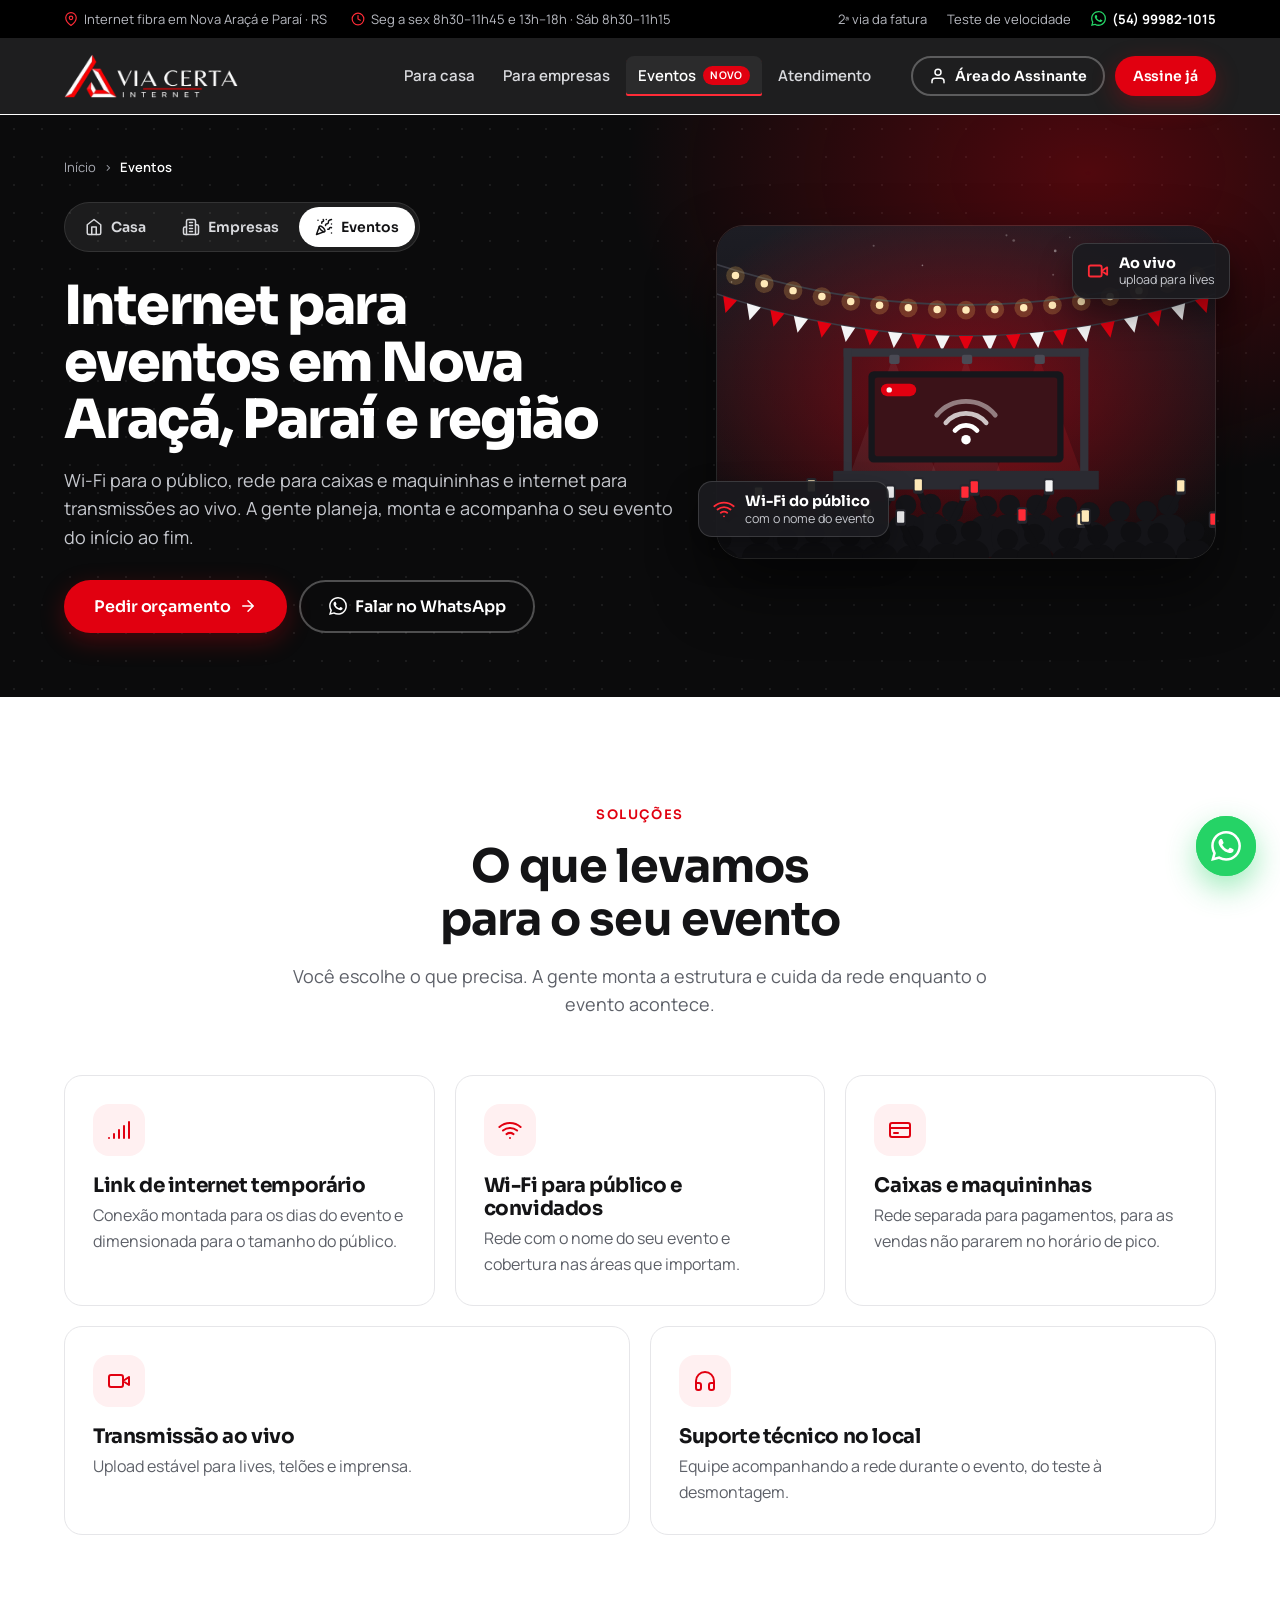
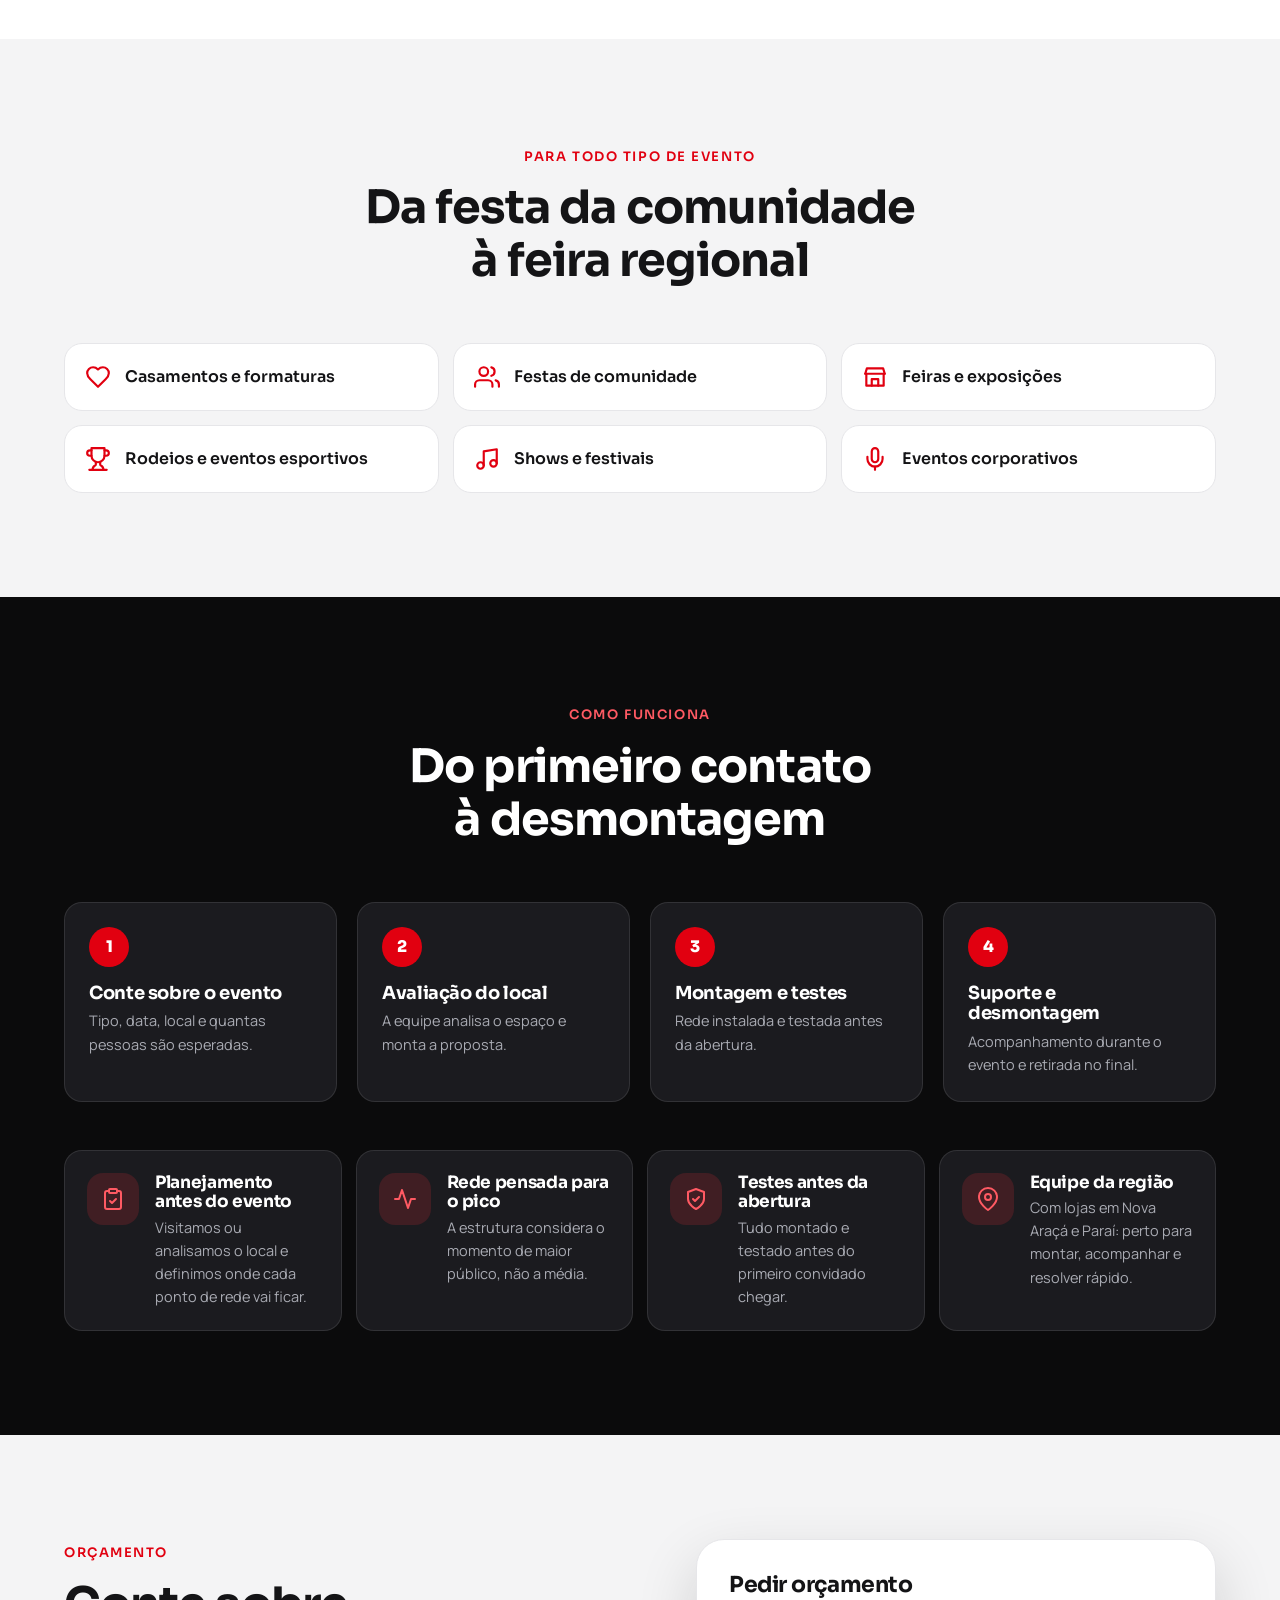
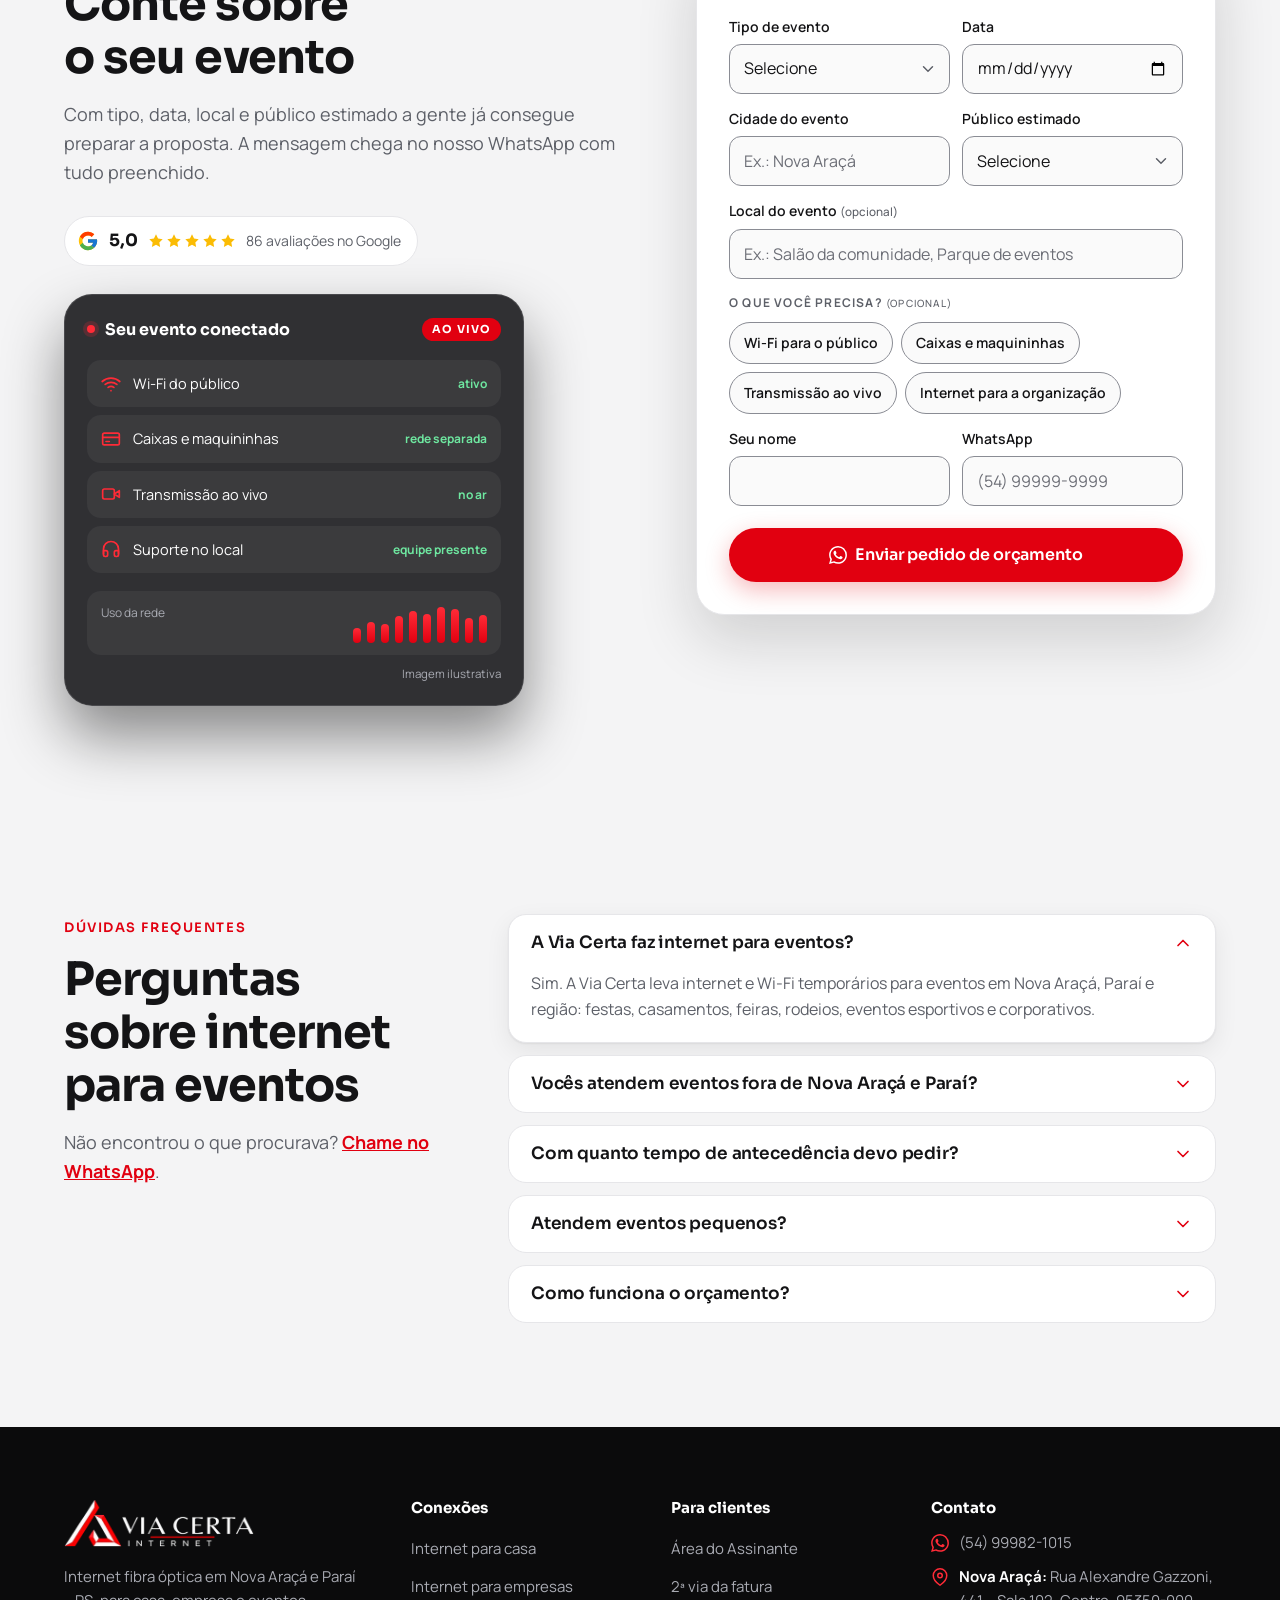
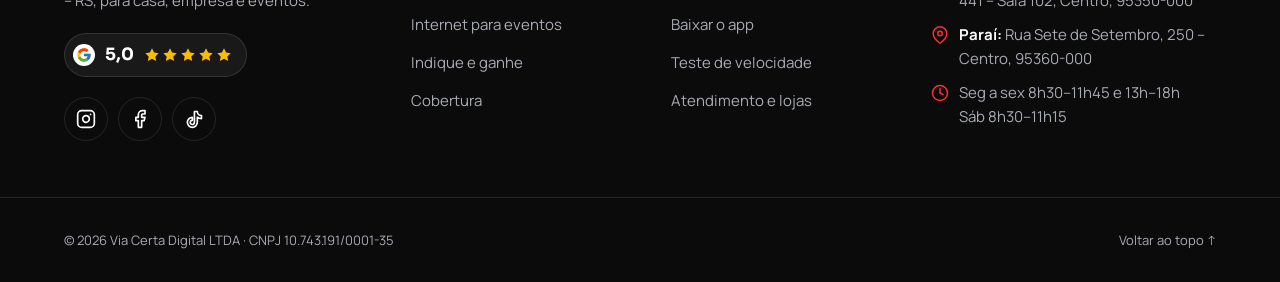
<file: eventos.html>
<!doctype html>
<html lang="pt-BR">
<head>
  <meta charset="utf-8">
  <meta name="viewport" content="width=device-width, initial-scale=1, viewport-fit=cover">
  <title>Internet para eventos em Nova Araçá e Paraí | Via Certa</title>
  <meta name="description" content="Internet e Wi-Fi para eventos em Nova Araçá, Paraí e região: festas, casamentos, feiras e rodeios. Rede para maquininhas, lives e suporte no local.">
  <meta name="robots" content="index, follow, max-image-preview:large, max-snippet:-1">
  <!-- Quando o domínio estiver definido, adicione: <link rel="canonical" href="https://SEU-DOMINIO.com.br/ESTA-PAGINA"> -->
  <meta name="theme-color" content="#0b0b0c">
  <meta name="geo.region" content="BR-RS">
  <meta name="geo.placename" content="Nova Araçá">
  <meta name="geo.position" content="-28.6588;-51.7441">
  <meta name="ICBM" content="-28.6588, -51.7441">

  <meta property="og:type" content="website">
  <meta property="og:locale" content="pt_BR">
  <meta property="og:site_name" content="Via Certa Internet">
  <meta property="og:title" content="Internet para eventos em Nova Araçá e Paraí | Via Certa">
  <meta property="og:description" content="Internet e Wi-Fi para eventos em Nova Araçá, Paraí e região: festas, casamentos, feiras e rodeios. Rede para maquininhas, lives e suporte no local.">
  <meta property="og:image" content="assets/img/og-image.jpg">
  <meta property="og:image:width" content="1200">
  <meta property="og:image:height" content="630">
  <meta name="twitter:card" content="summary_large_image">

  <link rel="icon" type="image/png" href="assets/img/favicon.png">
  <link rel="apple-touch-icon" href="assets/img/apple-touch-icon.png">
  <link rel="manifest" href="site.webmanifest">

  <link rel="preload" href="assets/fonts/sora-latin.woff2" as="font" type="font/woff2" crossorigin>
  <link rel="preload" href="assets/fonts/manrope-latin.woff2" as="font" type="font/woff2" crossorigin>
  <link rel="stylesheet" href="assets/css/style.css">

  <script type="application/ld+json">
  {
    "@context": "https://schema.org",
    "@graph": [
      {
        "@type": "LocalBusiness",
        "@id": "./#empresa",
        "name": "Via Certa Internet",
        "telephone": "+55-54-99982-1015",
        "address": {
          "@type": "PostalAddress",
          "streetAddress": "Rua Alexandre Gazzoni, 441, Sala 102",
          "addressLocality": "Nova Araçá",
          "addressRegion": "RS",
          "postalCode": "95350-000",
          "addressCountry": "BR"
        },
        "url": "./"
      },
      {
        "@type": "BreadcrumbList",
        "itemListElement": [
          {
            "@type": "ListItem",
            "position": 1,
            "name": "Início",
            "item": "./"
          },
          {
            "@type": "ListItem",
            "position": 2,
            "name": "Internet para eventos",
            "item": "eventos.html"
          }
        ]
      },
      {
        "@type": "Service",
        "@id": "eventos.html#servico",
        "name": "Internet para eventos em Nova Araçá, Paraí e região",
        "serviceType": "Internet e Wi-Fi temporários para eventos",
        "provider": {
          "@id": "./#empresa"
        },
        "areaServed": [
          {
            "@type": "City",
            "name": "Nova Araçá",
            "sameAs": [
              "https://www.wikidata.org/wiki/Q1757678",
              "https://pt.wikipedia.org/wiki/Nova_Ara%C3%A7%C3%A1"
            ]
          },
          {
            "@type": "City",
            "name": "Paraí",
            "sameAs": [
              "https://www.wikidata.org/wiki/Q1757405",
              "https://pt.wikipedia.org/wiki/Para%C3%AD"
            ]
          },
          {
            "@type": "AdministrativeArea",
            "name": "Serra Gaúcha, RS"
          }
        ],
        "hasOfferCatalog": {
          "@type": "OfferCatalog",
          "name": "Soluções de internet para eventos",
          "itemListElement": [
            {
              "@type": "Offer",
              "itemOffered": {
                "@type": "Service",
                "name": "Link de internet temporário"
              }
            },
            {
              "@type": "Offer",
              "itemOffered": {
                "@type": "Service",
                "name": "Wi-Fi para público e convidados"
              }
            },
            {
              "@type": "Offer",
              "itemOffered": {
                "@type": "Service",
                "name": "Rede para caixas e maquininhas"
              }
            },
            {
              "@type": "Offer",
              "itemOffered": {
                "@type": "Service",
                "name": "Internet para transmissão ao vivo"
              }
            },
            {
              "@type": "Offer",
              "itemOffered": {
                "@type": "Service",
                "name": "Suporte técnico no local"
              }
            }
          ]
        }
      },
      {
        "@type": "FAQPage",
        "@id": "eventos.html#duvidas",
        "inLanguage": "pt-BR",
        "mainEntity": [
          {
            "@type": "Question",
            "name": "A Via Certa faz internet para eventos?",
            "acceptedAnswer": {
              "@type": "Answer",
              "text": "Sim. A Via Certa leva internet e Wi-Fi temporários para eventos em Nova Araçá, Paraí e região: festas, casamentos, feiras, rodeios, eventos esportivos e corporativos."
            }
          },
          {
            "@type": "Question",
            "name": "Vocês atendem eventos fora de Nova Araçá e Paraí?",
            "acceptedAnswer": {
              "@type": "Answer",
              "text": "Fale com a gente. A equipe avalia o local do evento e informa se é possível levar a conexão até lá."
            }
          },
          {
            "@type": "Question",
            "name": "Com quanto tempo de antecedência devo pedir?",
            "acceptedAnswer": {
              "@type": "Answer",
              "text": "Assim que tiver a data e o local definidos. Quanto antes, mais tempo para planejar e testar a rede antes da abertura."
            }
          },
          {
            "@type": "Question",
            "name": "Atendem eventos pequenos?",
            "acceptedAnswer": {
              "@type": "Answer",
              "text": "Sim. A estrutura é dimensionada para o tamanho de cada evento, de um casamento a uma feira com grande público."
            }
          },
          {
            "@type": "Question",
            "name": "Como funciona o orçamento?",
            "acceptedAnswer": {
              "@type": "Answer",
              "text": "Você preenche o formulário com tipo, data, local e público estimado. A mensagem chega no nosso WhatsApp e a equipe responde com a proposta."
            }
          }
        ]
      }
    ]
  }
  </script>

  <script src="assets/js/config.js" defer></script>
  <script src="assets/js/main.js" defer></script>
</head>
<body>

  <!-- Ícones (usados com <use href="#i-nome">) -->
  <svg width="0" height="0" style="position:absolute" aria-hidden="true" focusable="false">
  <defs>
    <symbol id="i-wifi" viewBox="0 0 24 24"><path d="M5 12.55a11 11 0 0 1 14.08 0"/><path d="M1.42 9a16 16 0 0 1 21.16 0"/><path d="M8.53 16.11a6 6 0 0 1 6.95 0"/><path d="M12 20h.01"/></symbol>
    <symbol id="i-receipt" viewBox="0 0 24 24"><path d="M14 2H6a2 2 0 0 0-2 2v16a2 2 0 0 0 2 2h12a2 2 0 0 0 2-2V8z"/><path d="M14 2v6h6"/><path d="M16 13H8"/><path d="M16 17H8"/><path d="M10 9H8"/></symbol>
    <symbol id="i-user" viewBox="0 0 24 24"><path d="M20 21v-2a4 4 0 0 0-4-4H8a4 4 0 0 0-4 4v2"/><circle cx="12" cy="7" r="4"/></symbol>
    <symbol id="i-users" viewBox="0 0 24 24"><path d="M17 21v-2a4 4 0 0 0-4-4H5a4 4 0 0 0-4 4v2"/><circle cx="9" cy="7" r="4"/><path d="M23 21v-2a4 4 0 0 0-3-3.87M16 3.13a4 4 0 0 1 0 7.75"/></symbol>
    <symbol id="i-headset" viewBox="0 0 24 24"><path d="M3 18v-6a9 9 0 0 1 18 0v6"/><path d="M21 19a2 2 0 0 1-2 2h-1a2 2 0 0 1-2-2v-3a2 2 0 0 1 2-2h3zM3 19a2 2 0 0 0 2 2h1a2 2 0 0 0 2-2v-3a2 2 0 0 0-2-2H3z"/></symbol>
    <symbol id="i-gauge" viewBox="0 0 24 24"><path d="m12 14 4-4"/><path d="M3.34 19a10 10 0 1 1 17.32 0"/></symbol>
    <symbol id="i-pin" viewBox="0 0 24 24"><path d="M21 10c0 7-9 13-9 13s-9-6-9-13a9 9 0 0 1 18 0z"/><circle cx="12" cy="10" r="3"/></symbol>
    <symbol id="i-gift" viewBox="0 0 24 24"><path d="M20 12v10H4V12"/><path d="M2 7h20v5H2z"/><path d="M12 22V7"/><path d="M12 7H7.5a2.5 2.5 0 0 1 0-5C11 2 12 7 12 7z"/><path d="M12 7h4.5a2.5 2.5 0 0 0 0-5C13 2 12 7 12 7z"/></symbol>
    <symbol id="i-check" viewBox="0 0 24 24"><path d="M20 6 9 17l-5-5"/></symbol>
    <symbol id="i-star" viewBox="0 0 24 24"><path fill="currentColor" stroke="none" d="m12 2 3.09 6.26L22 9.27l-5 4.87 1.18 6.88L12 17.77l-6.18 3.25L7 14.14 2 9.27l6.91-1.01z"/></symbol>
    <symbol id="i-tv" viewBox="0 0 24 24"><rect x="2" y="7" width="20" height="15" rx="2"/><path d="m17 2-5 5-5-5"/></symbol>
    <symbol id="i-film" viewBox="0 0 24 24"><rect x="2" y="2" width="20" height="20" rx="2.18"/><path d="M7 2v20M17 2v20M2 12h20M2 7h5M2 17h5M17 17h5M17 7h5"/></symbol>
    <symbol id="i-book" viewBox="0 0 24 24"><path d="M2 3h6a4 4 0 0 1 4 4v14a3 3 0 0 0-3-3H2z"/><path d="M22 3h-6a4 4 0 0 0-4 4v14a3 3 0 0 1 3-3h7z"/></symbol>
    <symbol id="i-cap" viewBox="0 0 24 24"><path d="M22 10 12 5 2 10l10 5 10-5z"/><path d="M6 12v5c3 3 9 3 12 0v-5"/></symbol>
    <symbol id="i-game" viewBox="0 0 24 24"><path d="M6 12h4M8 10v4M15 13h.01M18 11h.01"/><rect x="2" y="6" width="20" height="12" rx="2"/></symbol>
    <symbol id="i-phone" viewBox="0 0 24 24"><path d="M22 16.92v3a2 2 0 0 1-2.18 2 19.79 19.79 0 0 1-8.63-3.07 19.5 19.5 0 0 1-6-6 19.79 19.79 0 0 1-3.07-8.67A2 2 0 0 1 4.11 2h3a2 2 0 0 1 2 1.72c.13.96.36 1.9.7 2.81a2 2 0 0 1-.45 2.11L8.09 9.91a16 16 0 0 0 6 6l1.27-1.27a2 2 0 0 1 2.11-.45c.91.34 1.85.57 2.81.7A2 2 0 0 1 22 16.92z"/></symbol>
    <symbol id="i-clock" viewBox="0 0 24 24"><circle cx="12" cy="12" r="10"/><path d="M12 6v6l4 2"/></symbol>
    <symbol id="i-arrow" viewBox="0 0 24 24"><path d="M5 12h14M12 5l7 7-7 7"/></symbol>
    <symbol id="i-left" viewBox="0 0 24 24"><path d="m15 18-6-6 6-6"/></symbol>
    <symbol id="i-right" viewBox="0 0 24 24"><path d="m9 18 6-6-6-6"/></symbol>
    <symbol id="i-down" viewBox="0 0 24 24"><path d="m6 9 6 6 6-6"/></symbol>
    <symbol id="i-menu" viewBox="0 0 24 24"><path d="M3 6h18M3 12h18M3 18h18"/></symbol>
    <symbol id="i-x" viewBox="0 0 24 24"><path d="M18 6 6 18M6 6l12 12"/></symbol>
    <symbol id="i-home" viewBox="0 0 24 24"><path d="m3 9 9-7 9 7v11a2 2 0 0 1-2 2H5a2 2 0 0 1-2-2z"/><path d="M9 22V12h6v10"/></symbol>
    <symbol id="i-building" viewBox="0 0 24 24"><path d="M6 22V4a2 2 0 0 1 2-2h8a2 2 0 0 1 2 2v18z"/><path d="M6 12H4a2 2 0 0 0-2 2v6a2 2 0 0 0 2 2h2"/><path d="M18 9h2a2 2 0 0 1 2 2v9a2 2 0 0 1-2 2h-2"/><path d="M10 6h4M10 10h4M10 14h4M10 18h4"/></symbol>
    <symbol id="i-party" viewBox="0 0 24 24"><path d="M5.8 11.3 2 22l10.7-3.79"/><path d="M4 3h.01M22 8h.01M15 2h.01M22 20h.01"/><path d="m22 2-2.24.75a2.9 2.9 0 0 0-1.96 3.12c.1.86-.57 1.63-1.45 1.63h-.38c-.86 0-1.6.6-1.76 1.44L14 10"/><path d="m22 13-.82-.33c-.86-.34-1.82.2-1.98 1.11-.11.7-.72 1.22-1.43 1.22H17"/><path d="m11 2 .33.82c.34.86-.2 1.82-1.11 1.98C9.52 4.9 9 5.52 9 6.23V7"/><path d="M11 13c1.93 1.93 2.83 4.17 2 5-.83.83-3.07-.07-5-2-1.93-1.93-2.83-4.17-2-5 .83-.83 3.07.07 5 2z"/></symbol>
    <symbol id="i-briefcase" viewBox="0 0 24 24"><rect x="2" y="7" width="20" height="14" rx="2"/><path d="M16 21V5a2 2 0 0 0-2-2h-4a2 2 0 0 0-2 2v16"/></symbol>
    <symbol id="i-store" viewBox="0 0 24 24"><path d="M3 9 4.5 4h15L21 9"/><path d="M4 9v11h16V9"/><path d="M3 9h18"/><path d="M9 20v-6h6v6"/></symbol>
    <symbol id="i-laptop" viewBox="0 0 24 24"><rect x="3" y="4" width="18" height="12" rx="2"/><path d="M2 20h20"/></symbol>
    <symbol id="i-factory" viewBox="0 0 24 24"><path d="M2 20V9l6 4V9l6 4V4h8v16z"/><path d="M6 17h.01M10 17h.01M14 17h.01M18 17h.01"/></symbol>
    <symbol id="i-card" viewBox="0 0 24 24"><rect x="2" y="5" width="20" height="14" rx="2"/><path d="M2 10h20M6 15h4"/></symbol>
    <symbol id="i-video" viewBox="0 0 24 24"><path d="m22 8-6 4 6 4z"/><rect x="2" y="6" width="14" height="12" rx="2"/></symbol>
    <symbol id="i-signal" viewBox="0 0 24 24"><path d="M2 20h.01M7 20v-4M12 20v-8M17 20V8M22 4v16"/></symbol>
    <symbol id="i-activity" viewBox="0 0 24 24"><path d="M22 12h-4l-3 9L9 3l-3 9H2"/></symbol>
    <symbol id="i-clipboard" viewBox="0 0 24 24"><rect x="8" y="2" width="8" height="4" rx="1"/><path d="M16 4h2a2 2 0 0 1 2 2v14a2 2 0 0 1-2 2H6a2 2 0 0 1-2-2V6a2 2 0 0 1 2-2h2"/><path d="m9 14 2 2 4-4"/></symbol>
    <symbol id="i-wrench" viewBox="0 0 24 24"><path d="M14.7 6.3a1 1 0 0 0 0 1.4l1.6 1.6a1 1 0 0 0 1.4 0l3.77-3.77a6 6 0 0 1-7.94 7.94l-6.91 6.91a2.12 2.12 0 0 1-3-3l6.91-6.91a6 6 0 0 1 7.94-7.94l-3.76 3.76z"/></symbol>
    <symbol id="i-shield" viewBox="0 0 24 24"><path d="M12 22s8-4 8-10V5l-8-3-8 3v7c0 6 8 10 8 10z"/><path d="m9 12 2 2 4-4"/></symbol>
    <symbol id="i-calendar" viewBox="0 0 24 24"><rect x="3" y="4" width="18" height="18" rx="2"/><path d="M16 2v4M8 2v4M3 10h18"/></symbol>
    <symbol id="i-heart" viewBox="0 0 24 24"><path d="M19 14c1.49-1.46 3-3.21 3-5.5A5.5 5.5 0 0 0 16.5 3c-1.76 0-3 .5-4.5 2-1.5-1.5-2.74-2-4.5-2A5.5 5.5 0 0 0 2 8.5c0 2.3 1.5 4.05 3 5.5l7 7z"/></symbol>
    <symbol id="i-trophy" viewBox="0 0 24 24"><path d="M6 9H4.5a2.5 2.5 0 0 1 0-5H6"/><path d="M18 9h1.5a2.5 2.5 0 0 0 0-5H18"/><path d="M4 22h16"/><path d="M10 14.66V17c0 .55-.47.98-.97 1.21C7.85 18.75 7 20.24 7 22"/><path d="M14 14.66V17c0 .55.47.98.97 1.21C16.15 18.75 17 20.24 17 22"/><path d="M18 2H6v7a6 6 0 0 0 12 0z"/></symbol>
    <symbol id="i-music" viewBox="0 0 24 24"><path d="M9 18V5l12-2v13"/><circle cx="6" cy="18" r="3"/><circle cx="18" cy="16" r="3"/></symbol>
    <symbol id="i-mic" viewBox="0 0 24 24"><path d="M12 2a3 3 0 0 0-3 3v7a3 3 0 0 0 6 0V5a3 3 0 0 0-3-3z"/><path d="M19 10v2a7 7 0 0 1-14 0v-2"/><path d="M12 19v3"/></symbol>
    <symbol id="i-mobile" viewBox="0 0 24 24"><rect x="5" y="2" width="14" height="20" rx="2"/><path d="M12 18h.01"/></symbol>
    <symbol id="i-zap" viewBox="0 0 24 24"><path d="M13 2 3 14h9l-1 8 10-12h-9z"/></symbol>
    <symbol id="i-wallet" viewBox="0 0 24 24"><path d="M21 12V7H5a2 2 0 0 1 0-4h14v4"/><path d="M3 5v14a2 2 0 0 0 2 2h16v-5"/><path d="M18 12a2 2 0 0 0 0 4h4v-4z"/></symbol>
    <symbol id="i-bag" viewBox="0 0 24 24"><path d="M6 2 3 6v14a2 2 0 0 0 2 2h14a2 2 0 0 0 2-2V6l-3-4z"/><path d="M3 6h18"/><path d="M16 10a4 4 0 0 1-8 0"/></symbol>
    <symbol id="i-external" viewBox="0 0 24 24"><path d="M18 13v6a2 2 0 0 1-2 2H5a2 2 0 0 1-2-2V8a2 2 0 0 1 2-2h6"/><path d="M15 3h6v6M10 14 21 3"/></symbol>
    <symbol id="i-whatsapp" viewBox="0 0 24 24"><path fill="currentColor" stroke="none" d="M17.47 14.38c-.3-.15-1.76-.87-2.03-.97-.27-.1-.47-.15-.67.15-.2.3-.77.97-.94 1.16-.17.2-.35.22-.64.08-.3-.15-1.26-.47-2.39-1.48-.88-.79-1.48-1.76-1.65-2.06-.17-.3-.02-.46.13-.6.13-.14.3-.35.45-.52.15-.18.2-.3.3-.5.1-.2.05-.37-.03-.52-.07-.15-.67-1.61-.91-2.2-.24-.58-.49-.5-.67-.51h-.57c-.2 0-.52.07-.79.37-.27.3-1.04 1.02-1.04 2.48s1.06 2.88 1.21 3.07c.15.2 2.1 3.2 5.08 4.49.71.31 1.26.49 1.7.63.71.22 1.36.19 1.87.12.57-.09 1.76-.72 2-1.41.25-.7.25-1.29.18-1.41-.08-.13-.28-.2-.57-.35zM12.05 21.79h-.01a9.87 9.87 0 0 1-5.03-1.38l-.36-.21-3.74.98 1-3.65-.24-.37a9.86 9.86 0 0 1-1.51-5.26c0-5.45 4.44-9.88 9.89-9.88 2.64 0 5.12 1.03 6.99 2.9a9.83 9.83 0 0 1 2.89 6.99c0 5.45-4.44 9.88-9.88 9.88zm8.41-18.3A11.82 11.82 0 0 0 12.05 0C5.5 0 .16 5.34.16 11.89c0 2.1.55 4.14 1.59 5.95L.06 24l6.3-1.65a11.88 11.88 0 0 0 5.68 1.45h.01c6.55 0 11.89-5.34 11.89-11.89a11.82 11.82 0 0 0-3.48-8.41z"/></symbol>
    <symbol id="i-instagram" viewBox="0 0 24 24"><rect x="2" y="2" width="20" height="20" rx="5"/><path d="M16 11.37A4 4 0 1 1 12.63 8 4 4 0 0 1 16 11.37zM17.5 6.5h.01"/></symbol>
    <symbol id="i-facebook" viewBox="0 0 24 24"><path d="M18 2h-3a5 5 0 0 0-5 5v3H7v4h3v8h4v-8h3l1-4h-4V7a1 1 0 0 1 1-1h3z"/></symbol>
    <symbol id="i-tiktok" viewBox="0 0 24 24"><path d="M16 3a5 5 0 0 0 5 5v3.5a8.5 8.5 0 0 1-5-1.6V16a6 6 0 1 1-6-6v3.6A2.5 2.5 0 1 0 12.5 16V3z"/></symbol>
    <symbol id="i-play" viewBox="0 0 24 24"><path fill="currentColor" stroke="none" d="M3.6 1.8c-.3.3-.5.8-.5 1.4v17.6c0 .6.2 1.1.5 1.4l.1.1 9.9-9.9v-.2L3.7 1.7zM16.9 15.6l-3.3-3.3v-.2l3.3-3.3.1.04 3.9 2.2c1.1.6 1.1 1.7 0 2.3l-3.9 2.2zM17 15.5 13.6 12 3.6 22.2c.4.4 1 .4 1.7.05L17 15.5M17 8.5 5.3 1.8c-.7-.4-1.3-.3-1.7.1L13.6 12z"/></symbol>
    <symbol id="i-apple" viewBox="0 0 24 24"><path fill="currentColor" stroke="none" d="M16.37 12.6c-.02-2.34 1.91-3.47 2-3.52-1.09-1.6-2.79-1.82-3.39-1.84-1.44-.15-2.82.85-3.55.85-.73 0-1.86-.83-3.06-.81-1.57.02-3.02.92-3.83 2.33-1.64 2.84-.42 7.04 1.17 9.35.78 1.13 1.71 2.39 2.93 2.35 1.18-.05 1.62-.76 3.04-.76 1.42 0 1.82.76 3.06.73 1.27-.02 2.07-1.15 2.84-2.29.9-1.31 1.27-2.58 1.29-2.65-.03-.01-2.47-.95-2.5-3.76zM14.04 5.72c.65-.79 1.09-1.88.97-2.97-.94.04-2.07.62-2.74 1.41-.6.7-1.13 1.81-.99 2.88 1.05.08 2.12-.53 2.76-1.32z"/></symbol>
    <symbol id="i-google" viewBox="0 0 48 48"><path fill="#FFC107" stroke="none" d="M43.61 20.08H42V20H24v8h11.3c-1.65 4.66-6.08 8-11.3 8-6.63 0-12-5.37-12-12s5.37-12 12-12c3.06 0 5.84 1.15 7.96 3.04l5.66-5.66C34.05 6.05 29.27 4 24 4 12.95 4 4 12.95 4 24s8.95 20 20 20 20-8.95 20-20c0-1.34-.14-2.65-.39-3.92z"/><path fill="#FF3D00" stroke="none" d="m6.31 14.69 6.57 4.82C14.66 15.11 18.96 12 24 12c3.06 0 5.84 1.15 7.96 3.04l5.66-5.66C34.05 6.05 29.27 4 24 4 16.32 4 9.66 8.34 6.31 14.69z"/><path fill="#4CAF50" stroke="none" d="M24 44c5.17 0 9.86-1.98 13.41-5.19l-6.19-5.24A11.91 11.91 0 0 1 24 36c-5.2 0-9.62-3.32-11.28-7.95l-6.52 5.03C9.5 39.56 16.23 44 24 44z"/><path fill="#1976D2" stroke="none" d="M43.61 20.08H42V20H24v8h11.3a12.04 12.04 0 0 1-4.09 5.57l6.19 5.24C36.97 39.2 44 34 44 24c0-1.34-.14-2.65-.39-3.92z"/></symbol>
  </defs>
  </svg>
  <a class="skip-link" href="#conteudo">Pular para o conteúdo</a>

  <!-- ===== CABEÇALHO (igual em todas as páginas) ===== -->
  <header class="site-header" id="topo">
    <div class="topbar">
      <div class="container topbar__inner">
        <p class="topbar__item"><svg class="i" aria-hidden="true"><use href="#i-pin"/></svg> Internet fibra em Nova Araçá e Paraí · RS</p>
        <p class="topbar__item topbar__hide-sm"><svg class="i" aria-hidden="true"><use href="#i-clock"/></svg> Seg a sex 8h30–11h45 e 13h–18h · Sáb 8h30–11h15</p>
        <div class="topbar__links">
          <a href="#" data-link="segundaVia">2ª via da fatura</a>
          <a href="#" data-link="testeVelocidade">Teste de velocidade</a>
          <a href="https://wa.me/5554999821015" data-wa="Olá! Vim pelo site da Via Certa Internet e gostaria de atendimento. Sou de {cidade}." data-wa-ctx="geral" target="_blank" rel="noopener" class="topbar__wa"><svg class="i" aria-hidden="true"><use href="#i-whatsapp"/></svg> (54) 99982-1015</a>
        </div>
      </div>
    </div>

    <div class="navbar">
      <div class="container navbar__inner">
        <a href="./" class="brand" aria-label="Via Certa Internet - página inicial">
          <picture>
            <source type="image/webp" srcset="assets/img/logo-branco.webp">
            <img src="assets/img/logo-branco.png" alt="Via Certa Internet" width="400" height="101" fetchpriority="high">
          </picture>
        </a>

        <nav class="nav" id="menu" aria-label="Menu principal">
          <ul class="nav__list">
            <li><a href="residencial.html">Para casa</a></li>
            <li><a href="empresas.html">Para empresas</a></li>
            <li><a href="eventos.html" aria-current="page">Eventos <span class="nav__new">Novo</span></a></li>
            <li><a href="atendimento.html">Atendimento</a></li>
          </ul>
          <div class="nav__mobile-extra">
            <button type="button" class="btn btn--ghost-light btn--block" data-open-cliente><svg class="i" aria-hidden="true"><use href="#i-user"/></svg> Área do Assinante</button>
            <a href="https://wa.me/5554999821015" data-wa="Olá! Vim pelo site da Via Certa Internet e gostaria de atendimento. Sou de {cidade}." data-wa-ctx="geral" target="_blank" rel="noopener" class="nav__mobile-wa"><svg class="i" aria-hidden="true"><use href="#i-whatsapp"/></svg> (54) 99982-1015</a>
          </div>
        </nav>

        <div class="navbar__actions">
          <button type="button" class="btn btn--ghost-light btn--sm navbar__cliente" data-open-cliente><svg class="i" aria-hidden="true"><use href="#i-user"/></svg><span>Área do Assinante</span></button>
          <a href="residencial.html#planos" class="btn btn--red btn--sm navbar__cta">Assine já</a>
          <button type="button" class="nav-toggle" aria-expanded="false" aria-controls="menu" aria-label="Abrir menu">
            <svg class="i i--open" aria-hidden="true"><use href="#i-menu"/></svg>
            <svg class="i i--close" aria-hidden="true"><use href="#i-x"/></svg>
          </button>
        </div>
      </div>
    </div>
  </header>

  <main id="conteudo">
    <section class="page-hero page-hero--eventos">
      <div class="page-hero__bg" aria-hidden="true"></div>
      <div class="container page-hero__inner">
        <div class="page-hero__copy">
          <nav class="crumbs" aria-label="Você está em"><a href="./">Início</a><span aria-hidden="true">›</span><span aria-current="page">Eventos</span></nav>
          <nav class="seg-tabs" aria-label="Tipos de conexão"><a href="residencial.html"><svg class="i" aria-hidden="true"><use href="#i-home"/></svg><span>Casa</span></a><a href="empresas.html"><svg class="i" aria-hidden="true"><use href="#i-building"/></svg><span>Empresas</span></a><a href="eventos.html" aria-current="page"><svg class="i" aria-hidden="true"><use href="#i-party"/></svg><span>Eventos</span></a></nav>
          <h1 class="page-hero__title">Internet para eventos em Nova Araçá, Paraí e região</h1>
          <p class="page-hero__lead">Wi-Fi para o público, rede para caixas e maquininhas e internet para transmissões ao vivo. A gente planeja, monta e acompanha o seu evento do início ao fim.</p>
          <div class="page-hero__ctas"><a href="#orcamento" class="btn btn--red btn--lg">Pedir orçamento <svg class="i" aria-hidden="true"><use href="#i-arrow"/></svg></a><a href="https://wa.me/5554999821015" data-wa="Olá! Quero um orçamento de internet para um evento em {cidade}." data-wa-ctx="evento" target="_blank" rel="noopener" class="btn btn--ghost-light btn--lg"><svg class="i" aria-hidden="true"><use href="#i-whatsapp"/></svg> Falar no WhatsApp</a></div>
        </div>
        <div class="page-hero__art"><img src="assets/img/ilustra-evento.svg" alt="Ilustração de evento com palco, luzes e público conectado ao Wi-Fi" width="480" height="320" fetchpriority="high"><div class="art-chip art-chip--a"><svg class="i" aria-hidden="true"><use href="#i-wifi"/></svg><span><strong>Wi-Fi do público</strong>com o nome do evento</span></div><div class="art-chip art-chip--b"><svg class="i" aria-hidden="true"><use href="#i-video"/></svg><span><strong>Ao vivo</strong>upload para lives</span></div></div>
      </div>
    </section>

    <!-- ===== SOLUÇÕES ===== -->
    <section class="section" id="solucoes" aria-labelledby="solucoes-titulo">
      <div class="container">
        <header class="section-head">
          <p class="eyebrow">Soluções</p>
          <h2 class="section-title" id="solucoes-titulo">O que levamos para o seu evento</h2>
          <p class="section-lead">Você escolhe o que precisa. A gente monta a estrutura e cuida da rede enquanto o evento acontece.</p>
        </header>
        <div class="solutions">
<article class="solution"><span class="solution__icon"><svg class="i" aria-hidden="true"><use href="#i-signal"/></svg></span><h3>Link de internet temporário</h3><p>Conexão montada para os dias do evento e dimensionada para o tamanho do público.</p></article>
<article class="solution"><span class="solution__icon"><svg class="i" aria-hidden="true"><use href="#i-wifi"/></svg></span><h3>Wi-Fi para público e convidados</h3><p>Rede com o nome do seu evento e cobertura nas áreas que importam.</p></article>
<article class="solution"><span class="solution__icon"><svg class="i" aria-hidden="true"><use href="#i-card"/></svg></span><h3>Caixas e maquininhas</h3><p>Rede separada para pagamentos, para as vendas não pararem no horário de pico.</p></article>
<article class="solution"><span class="solution__icon"><svg class="i" aria-hidden="true"><use href="#i-video"/></svg></span><h3>Transmissão ao vivo</h3><p>Upload estável para lives, telões e imprensa.</p></article>
<article class="solution"><span class="solution__icon"><svg class="i" aria-hidden="true"><use href="#i-headset"/></svg></span><h3>Suporte técnico no local</h3><p>Equipe acompanhando a rede durante o evento, do teste à desmontagem.</p></article>
        </div>
      </div>
    </section>

    <!-- ===== TIPOS DE EVENTO ===== -->
    <section class="section event-types-sec" aria-labelledby="tipos-titulo">
      <div class="container">
        <header class="section-head">
          <p class="eyebrow">Para todo tipo de evento</p>
          <h2 class="section-title" id="tipos-titulo">Da festa da comunidade à feira regional</h2>
        </header>
        <ul class="event-types">
<li><svg class="i" aria-hidden="true"><use href="#i-heart"/></svg><span>Casamentos e formaturas</span></li>
<li><svg class="i" aria-hidden="true"><use href="#i-users"/></svg><span>Festas de comunidade</span></li>
<li><svg class="i" aria-hidden="true"><use href="#i-store"/></svg><span>Feiras e exposições</span></li>
<li><svg class="i" aria-hidden="true"><use href="#i-trophy"/></svg><span>Rodeios e eventos esportivos</span></li>
<li><svg class="i" aria-hidden="true"><use href="#i-music"/></svg><span>Shows e festivais</span></li>
<li><svg class="i" aria-hidden="true"><use href="#i-mic"/></svg><span>Eventos corporativos</span></li>
        </ul>
      </div>
    </section>

    <!-- ===== COMO FUNCIONA ===== -->
    <section class="section section--dark" aria-labelledby="como-titulo">
      <div class="container">
        <header class="section-head section-head--light">
          <p class="eyebrow eyebrow--light">Como funciona</p>
          <h2 class="section-title" id="como-titulo">Do primeiro contato à desmontagem</h2>
        </header>
        <ol class="timeline">
          <li><span class="timeline__n">1</span><h3>Conte sobre o evento</h3><p>Tipo, data, local e quantas pessoas são esperadas.</p></li>
          <li><span class="timeline__n">2</span><h3>Avaliação do local</h3><p>A equipe analisa o espaço e monta a proposta.</p></li>
          <li><span class="timeline__n">3</span><h3>Montagem e testes</h3><p>Rede instalada e testada antes da abertura.</p></li>
          <li><span class="timeline__n">4</span><h3>Suporte e desmontagem</h3><p>Acompanhamento durante o evento e retirada no final.</p></li>
        </ol>
        <ul class="features features--row">
<li class="feature"><span class="feature__icon"><svg class="i" aria-hidden="true"><use href="#i-clipboard"/></svg></span><div><h3>Planejamento antes do evento</h3><p>Visitamos ou analisamos o local e definimos onde cada ponto de rede vai ficar.</p></div></li>
<li class="feature"><span class="feature__icon"><svg class="i" aria-hidden="true"><use href="#i-activity"/></svg></span><div><h3>Rede pensada para o pico</h3><p>A estrutura considera o momento de maior público, não a média.</p></div></li>
<li class="feature"><span class="feature__icon"><svg class="i" aria-hidden="true"><use href="#i-shield"/></svg></span><div><h3>Testes antes da abertura</h3><p>Tudo montado e testado antes do primeiro convidado chegar.</p></div></li>
<li class="feature"><span class="feature__icon"><svg class="i" aria-hidden="true"><use href="#i-pin"/></svg></span><div><h3>Equipe da região</h3><p>Com lojas em Nova Araçá e Paraí: perto para montar, acompanhar e resolver rápido.</p></div></li>
        </ul>
      </div>
    </section>

    <!-- ===== ORÇAMENTO ===== -->
    <section class="section proposal" id="orcamento" aria-labelledby="orcamento-titulo">
      <div class="container proposal__inner">
        <div class="proposal__copy">
          <p class="eyebrow">Orçamento</p>
          <h2 class="section-title" id="orcamento-titulo">Conte sobre o seu evento</h2>
          <p class="section-lead">Com tipo, data, local e público estimado a gente já consegue preparar a proposta. A mensagem chega no nosso WhatsApp com tudo preenchido.</p>
          <a href="./#avaliacoes" class="rating-chip rating-chip--light"><svg class="rating-chip__g" aria-hidden="true"><use href="#i-google"/></svg><span class="rating-chip__score">5,0</span><span class="stars" aria-hidden="true"><svg><use href="#i-star"/></svg><svg><use href="#i-star"/></svg><svg><use href="#i-star"/></svg><svg><use href="#i-star"/></svg><svg><use href="#i-star"/></svg></span><span class="rating-chip__count">86 avaliações no Google</span></a>
          <div class="event-board" aria-hidden="true">
          <div class="event-board__head"><span class="dot"></span><strong>Seu evento conectado</strong><span class="event-board__live">ao vivo</span></div>
          <ul class="event-board__list">
            <li><svg class="i" aria-hidden="true"><use href="#i-wifi"/></svg><span>Wi-Fi do público</span><b>ativo</b></li>
            <li><svg class="i" aria-hidden="true"><use href="#i-card"/></svg><span>Caixas e maquininhas</span><b>rede separada</b></li>
            <li><svg class="i" aria-hidden="true"><use href="#i-video"/></svg><span>Transmissão ao vivo</span><b>no ar</b></li>
            <li><svg class="i" aria-hidden="true"><use href="#i-headset"/></svg><span>Suporte no local</span><b>equipe presente</b></li>
          </ul>
          <div class="event-board__meter"><span>Uso da rede</span><i style="--h:38%"></i><i style="--h:52%"></i><i style="--h:47%"></i><i style="--h:66%"></i><i style="--h:80%"></i><i style="--h:72%"></i><i style="--h:90%"></i><i style="--h:84%"></i><i style="--h:61%"></i><i style="--h:70%"></i></div>
          <p class="event-board__note">Imagem ilustrativa</p>
        </div>
        </div>
        <form class="form-card form-card--light" data-form="evento" novalidate>
          <h3 class="form-card__title">Pedir orçamento</h3>
          <div class="field-row">
            <div class="field"><label for="ev-tipo">Tipo de evento</label><select id="ev-tipo" name="tipo" required><option value="">Selecione</option><option>Casamentos e formaturas</option><option>Festas de comunidade</option><option>Feiras e exposições</option><option>Rodeios e eventos esportivos</option><option>Shows e festivais</option><option>Eventos corporativos</option><option>Outro</option></select></div>
            <div class="field"><label for="ev-data">Data</label><input id="ev-data" name="data" type="date" required></div>
          </div>
          <div class="field-row">
            <div class="field"><label for="ev-cidade">Cidade do evento</label><input id="ev-cidade" name="cidade" type="text" autocomplete="address-level2" placeholder="Ex.: Nova Araçá" enterkeyhint="next" required></div>
            <div class="field"><label for="ev-publico">Público estimado</label><select id="ev-publico" name="publico" required><option value="">Selecione</option><option>Até 100 pessoas</option><option>100 a 500 pessoas</option><option>500 a 2.000 pessoas</option><option>Mais de 2.000 pessoas</option></select></div>
          </div>
          <div class="field"><label for="ev-local">Local do evento <small>(opcional)</small></label><input id="ev-local" name="local" type="text" placeholder="Ex.: Salão da comunidade, Parque de eventos" enterkeyhint="next"></div>
          <fieldset class="field">
            <legend class="field__legend">O que você precisa? <small>(opcional)</small></legend>
            <div class="pick"><label><input type="checkbox" name="necessidade" value="Wi-Fi para o público"><span>Wi-Fi para o público</span></label><label><input type="checkbox" name="necessidade" value="Caixas e maquininhas"><span>Caixas e maquininhas</span></label><label><input type="checkbox" name="necessidade" value="Transmissão ao vivo"><span>Transmissão ao vivo</span></label><label><input type="checkbox" name="necessidade" value="Internet para a organização"><span>Internet para a organização</span></label></div>
          </fieldset>
          <div class="field-row">
            <div class="field"><label for="ev-nome">Seu nome</label><input id="ev-nome" name="nome" type="text" autocomplete="name" enterkeyhint="next" required></div>
            <div class="field"><label for="ev-tel">WhatsApp</label><input id="ev-tel" name="telefone" type="tel" inputmode="tel" autocomplete="tel-national" placeholder="(54) 99999-9999" enterkeyhint="send" data-mask="phone" required></div>
          </div>
          <p class="form-error" role="alert" hidden></p>
          <button type="submit" class="btn btn--red btn--block btn--lg"><svg class="i" aria-hidden="true"><use href="#i-whatsapp"/></svg> Enviar pedido de orçamento</button>
          <div class="form-done" hidden><p>Mensagem pronta! Se o WhatsApp não abriu sozinho, toque no botão abaixo.</p><a href="#" target="_blank" rel="noopener" class="btn btn--dark btn--block" data-form-wa><svg class="i" aria-hidden="true"><use href="#i-whatsapp"/></svg> Abrir o WhatsApp</a></div>
        </form>
      </div>
    </section>

    <section class="section faq" id="duvidas" aria-labelledby="duvidas-titulo">
      <div class="container faq__inner">
        <header class="section-head section-head--left">
          <p class="eyebrow">Dúvidas frequentes</p>
          <h2 class="section-title" id="duvidas-titulo">Perguntas sobre internet para eventos</h2>
          <p class="section-lead">Não encontrou o que procurava? <a href="https://wa.me/5554999821015" data-wa="Olá! Tenho uma dúvida sobre a Via Certa Internet. Sou de {cidade}." data-wa-ctx="evento" target="_blank" rel="noopener">Chame no WhatsApp</a>.</p>
        </header>
        <div class="faq__list">
          <details open>
            <summary><h3>A Via Certa faz internet para eventos?</h3><svg class="i" aria-hidden="true"><use href="#i-down"/></svg></summary>
            <p>Sim. A Via Certa leva internet e Wi-Fi temporários para eventos em Nova Araçá, Paraí e região: festas, casamentos, feiras, rodeios, eventos esportivos e corporativos.</p>
          </details>
          <details>
            <summary><h3>Vocês atendem eventos fora de Nova Araçá e Paraí?</h3><svg class="i" aria-hidden="true"><use href="#i-down"/></svg></summary>
            <p>Fale com a gente. A equipe avalia o local do evento e informa se é possível levar a conexão até lá.</p>
          </details>
          <details>
            <summary><h3>Com quanto tempo de antecedência devo pedir?</h3><svg class="i" aria-hidden="true"><use href="#i-down"/></svg></summary>
            <p>Assim que tiver a data e o local definidos. Quanto antes, mais tempo para planejar e testar a rede antes da abertura.</p>
          </details>
          <details>
            <summary><h3>Atendem eventos pequenos?</h3><svg class="i" aria-hidden="true"><use href="#i-down"/></svg></summary>
            <p>Sim. A estrutura é dimensionada para o tamanho de cada evento, de um casamento a uma feira com grande público.</p>
          </details>
          <details>
            <summary><h3>Como funciona o orçamento?</h3><svg class="i" aria-hidden="true"><use href="#i-down"/></svg></summary>
            <p>Você preenche o formulário com tipo, data, local e público estimado. A mensagem chega no nosso WhatsApp e a equipe responde com a proposta.</p>
          </details>
        </div>
      </div>
    </section>
  </main>

  <!-- ===== RODAPÉ (igual em todas as páginas) ===== -->
  <footer class="site-footer">
    <div class="container footer__grid">
      <div class="footer__brand">
        <picture>
          <source type="image/webp" srcset="assets/img/logo-branco.webp">
          <img src="assets/img/logo-branco.png" alt="Via Certa Internet" width="400" height="101" loading="lazy" decoding="async">
        </picture>
        <p>Internet fibra óptica em Nova Araçá e Paraí – RS, para casa, empresa e eventos.</p>
        <a href="./#avaliacoes" class="rating-chip rating-chip--sm" aria-label="Nota 5,0 no Google">
          <svg class="rating-chip__g" aria-hidden="true"><use href="#i-google"/></svg><span class="rating-chip__score">5,0</span><span class="stars" aria-hidden="true"><svg><use href="#i-star"/></svg><svg><use href="#i-star"/></svg><svg><use href="#i-star"/></svg><svg><use href="#i-star"/></svg><svg><use href="#i-star"/></svg></span>
        </a>
        <div class="footer__social">
          <a href="#" data-link="instagram" aria-label="Instagram da Via Certa" hidden><svg class="i" aria-hidden="true"><use href="#i-instagram"/></svg></a>
          <a href="#" data-link="facebook" aria-label="Facebook da Via Certa" hidden><svg class="i" aria-hidden="true"><use href="#i-facebook"/></svg></a>
          <a href="#" data-link="tiktok" aria-label="TikTok da Via Certa" hidden><svg class="i" aria-hidden="true"><use href="#i-tiktok"/></svg></a>
        </div>
      </div>

      <nav class="footer__col" aria-label="Conexões">
        <h2 class="footer__title">Conexões</h2>
        <ul>
          <li><a href="residencial.html">Internet para casa</a></li>
          <li><a href="empresas.html">Internet para empresas</a></li>
          <li><a href="eventos.html">Internet para eventos</a></li>
          <li><a href="residencial.html#indique">Indique e ganhe</a></li>
          <li><a href="residencial.html#cobertura">Cobertura</a></li>
        </ul>
      </nav>

      <nav class="footer__col" aria-label="Para clientes">
        <h2 class="footer__title">Para clientes</h2>
        <ul>
          <li><a href="#" data-link="areaCliente">Área do Assinante</a></li>
          <li><a href="#" data-link="segundaVia">2ª via da fatura</a></li>
          <li><a href="residencial.html#app">Baixar o app</a></li>
          <li><a href="#" data-link="testeVelocidade">Teste de velocidade</a></li>
          <li><a href="atendimento.html#lojas">Atendimento e lojas</a></li>
        </ul>
      </nav>

      <div class="footer__col footer__contact-col">
        <h2 class="footer__title">Contato</h2>
        <ul class="footer__contact">
          <li><svg class="i" aria-hidden="true"><use href="#i-whatsapp"/></svg><a href="https://wa.me/5554999821015" data-wa="Olá! Vim pelo site da Via Certa Internet e gostaria de atendimento. Sou de {cidade}." data-wa-ctx="geral" target="_blank" rel="noopener">(54) 99982-1015</a></li>
          <li><svg class="i" aria-hidden="true"><use href="#i-pin"/></svg><address><strong>Nova Araçá:</strong> Rua Alexandre Gazzoni, 441 – Sala 102, Centro, 95350-000</address></li>
          <li><svg class="i" aria-hidden="true"><use href="#i-pin"/></svg><address><strong>Paraí:</strong> Rua Sete de Setembro, 250 – Centro, 95360-000</address></li>
          <li><svg class="i" aria-hidden="true"><use href="#i-clock"/></svg><span>Seg a sex 8h30–11h45 e 13h–18h<br>Sáb 8h30–11h15</span></li>
        </ul>
      </div>
    </div>

    <div class="footer__bottom">
      <div class="container footer__bottom-inner">
        <p>© <span data-year>2026</span> Via Certa Digital LTDA · CNPJ 10.743.191/0001-35</p>
        <a href="#topo" class="footer__top">Voltar ao topo ↑</a>
      </div>
    </div>
  </footer>

  <!-- WhatsApp flutuante (computador) -->
  <a href="https://wa.me/5554999821015" data-wa="Olá! Vim pelo site da Via Certa Internet e gostaria de atendimento. Sou de {cidade}." data-wa-ctx="geral" target="_blank" rel="noopener" class="wa-float" aria-label="Falar no WhatsApp"><svg class="i" aria-hidden="true"><use href="#i-whatsapp"/></svg><span class="wa-float__tip">Fale com a gente</span></a>

  <!-- Barra de ações (celular) -->
  <nav class="mobile-bar" aria-label="Ações rápidas">
    <a href="residencial.html#planos"><svg class="i" aria-hidden="true"><use href="#i-wifi"/></svg><span>Planos</span></a>
    <a href="#" data-link="segundaVia"><svg class="i" aria-hidden="true"><use href="#i-receipt"/></svg><span>2ª via</span></a>
    <button type="button" data-open-cliente><svg class="i" aria-hidden="true"><use href="#i-user"/></svg><span>Assinante</span></button>
    <a href="https://wa.me/5554999821015" data-wa="Olá! Vim pelo site da Via Certa Internet e gostaria de atendimento. Sou de {cidade}." data-wa-ctx="geral" target="_blank" rel="noopener" class="mobile-bar__wa"><svg class="i" aria-hidden="true"><use href="#i-whatsapp"/></svg><span>WhatsApp</span></a>
  </nav>

  <!-- Janela: cidade do contato (abre ao tocar em qualquer botão de WhatsApp) -->
  <dialog class="sheet city-sheet" id="escolher-cidade" aria-labelledby="cidade-titulo">
    <div class="sheet__head">
      <div>
        <p class="eyebrow">Antes de abrir o WhatsApp</p>
        <h2 id="cidade-titulo" data-city-title>De onde você fala?</h2>
      </div>
      <button type="button" class="round-btn round-btn--plain" data-close-sheet aria-label="Fechar"><svg class="i" aria-hidden="true"><use href="#i-x"/></svg></button>
    </div>
    <p class="city-sheet__lead">Assim a mensagem já chega com a sua cidade e o atendimento fica mais rápido.</p>
    <div class="city-sheet__options">
      <button type="button" class="city-option" data-city="Nova Araçá-RS"><span class="city-option__pin"><svg class="i" aria-hidden="true"><use href="#i-pin"/></svg></span><span data-city-label="0">Sou de Nova Araçá</span><svg class="i city-option__go" aria-hidden="true"><use href="#i-right"/></svg></button>
      <button type="button" class="city-option" data-city="Paraí-RS"><span class="city-option__pin"><svg class="i" aria-hidden="true"><use href="#i-pin"/></svg></span><span data-city-label="1">Sou de Paraí</span><svg class="i city-option__go" aria-hidden="true"><use href="#i-right"/></svg></button>
    </div>
    <button type="button" class="city-sheet__other" data-city-other aria-expanded="false" aria-controls="cidade-outra"><span data-city-label="2">Sou de outra cidade</span></button>
    <form class="city-sheet__form" id="cidade-outra" data-city-form hidden>
      <label for="cidade-outra-nome">Qual cidade?</label>
      <div class="city-sheet__row">
        <input id="cidade-outra-nome" name="cidade" type="text" autocomplete="address-level2" placeholder="Ex.: Guaporé" enterkeyhint="send" required>
        <button type="submit" class="btn btn--red">Continuar</button>
      </div>
    </form>
  </dialog>

  <!-- Janela: Área do Assinante -->
  <dialog class="sheet" id="area-cliente" aria-labelledby="area-cliente-title">
    <div class="sheet__head">
      <div>
        <p class="eyebrow">Já sou cliente</p>
        <h2 id="area-cliente-title">Área do Assinante</h2>
      </div>
      <button type="button" class="round-btn round-btn--plain" data-close-sheet aria-label="Fechar"><svg class="i" aria-hidden="true"><use href="#i-x"/></svg></button>
    </div>
    <ul class="sheet__list">
      <li data-requires="areaCliente"><a href="#" data-link="areaCliente" class="sheet__item sheet__item--primary"><span class="sheet__icon"><svg class="i" aria-hidden="true"><use href="#i-user"/></svg></span><span><strong>Entrar na Área do Assinante</strong><small>Faturas, contrato e seus dados</small></span><svg class="i sheet__go" aria-hidden="true"><use href="#i-right"/></svg></a></li>
      <li><a href="#" data-link="segundaVia" class="sheet__item"><span class="sheet__icon"><svg class="i" aria-hidden="true"><use href="#i-receipt"/></svg></span><span><strong>2ª via da fatura</strong><small>Consulte e pague sua fatura</small></span><svg class="i sheet__go" aria-hidden="true"><use href="#i-right"/></svg></a></li>
      <li data-requires="appAuto"><a href="#" data-link="appAuto" class="sheet__item"><span class="sheet__icon"><svg class="i" aria-hidden="true"><use href="#i-mobile"/></svg></span><span><strong>Baixar o app</strong><small>Procure por “Bitcom” na loja</small></span><svg class="i sheet__go" aria-hidden="true"><use href="#i-right"/></svg></a></li>
      <li><a href="https://wa.me/5554999821015" data-wa="Olá! Sou cliente da Via Certa Internet em {cidade} e preciso de suporte técnico." data-wa-ctx="cliente" target="_blank" rel="noopener" class="sheet__item"><span class="sheet__icon"><svg class="i" aria-hidden="true"><use href="#i-headset"/></svg></span><span><strong>Suporte técnico</strong><small>Atendimento pelo WhatsApp</small></span><svg class="i sheet__go" aria-hidden="true"><use href="#i-right"/></svg></a></li>
      <li><a href="#" data-link="testeVelocidade" class="sheet__item"><span class="sheet__icon"><svg class="i" aria-hidden="true"><use href="#i-gauge"/></svg></span><span><strong>Teste de velocidade</strong><small>Confira sua conexão agora</small></span><svg class="i sheet__go" aria-hidden="true"><use href="#i-right"/></svg></a></li>
      <li><a href="residencial.html#indique" class="sheet__item" data-close-sheet><span class="sheet__icon"><svg class="i" aria-hidden="true"><use href="#i-gift"/></svg></span><span><strong>Indique e ganhe</strong><small>2 mensalidades grátis</small></span><svg class="i sheet__go" aria-hidden="true"><use href="#i-right"/></svg></a></li>
    </ul>
  </dialog>
</body>
</html>
</file>
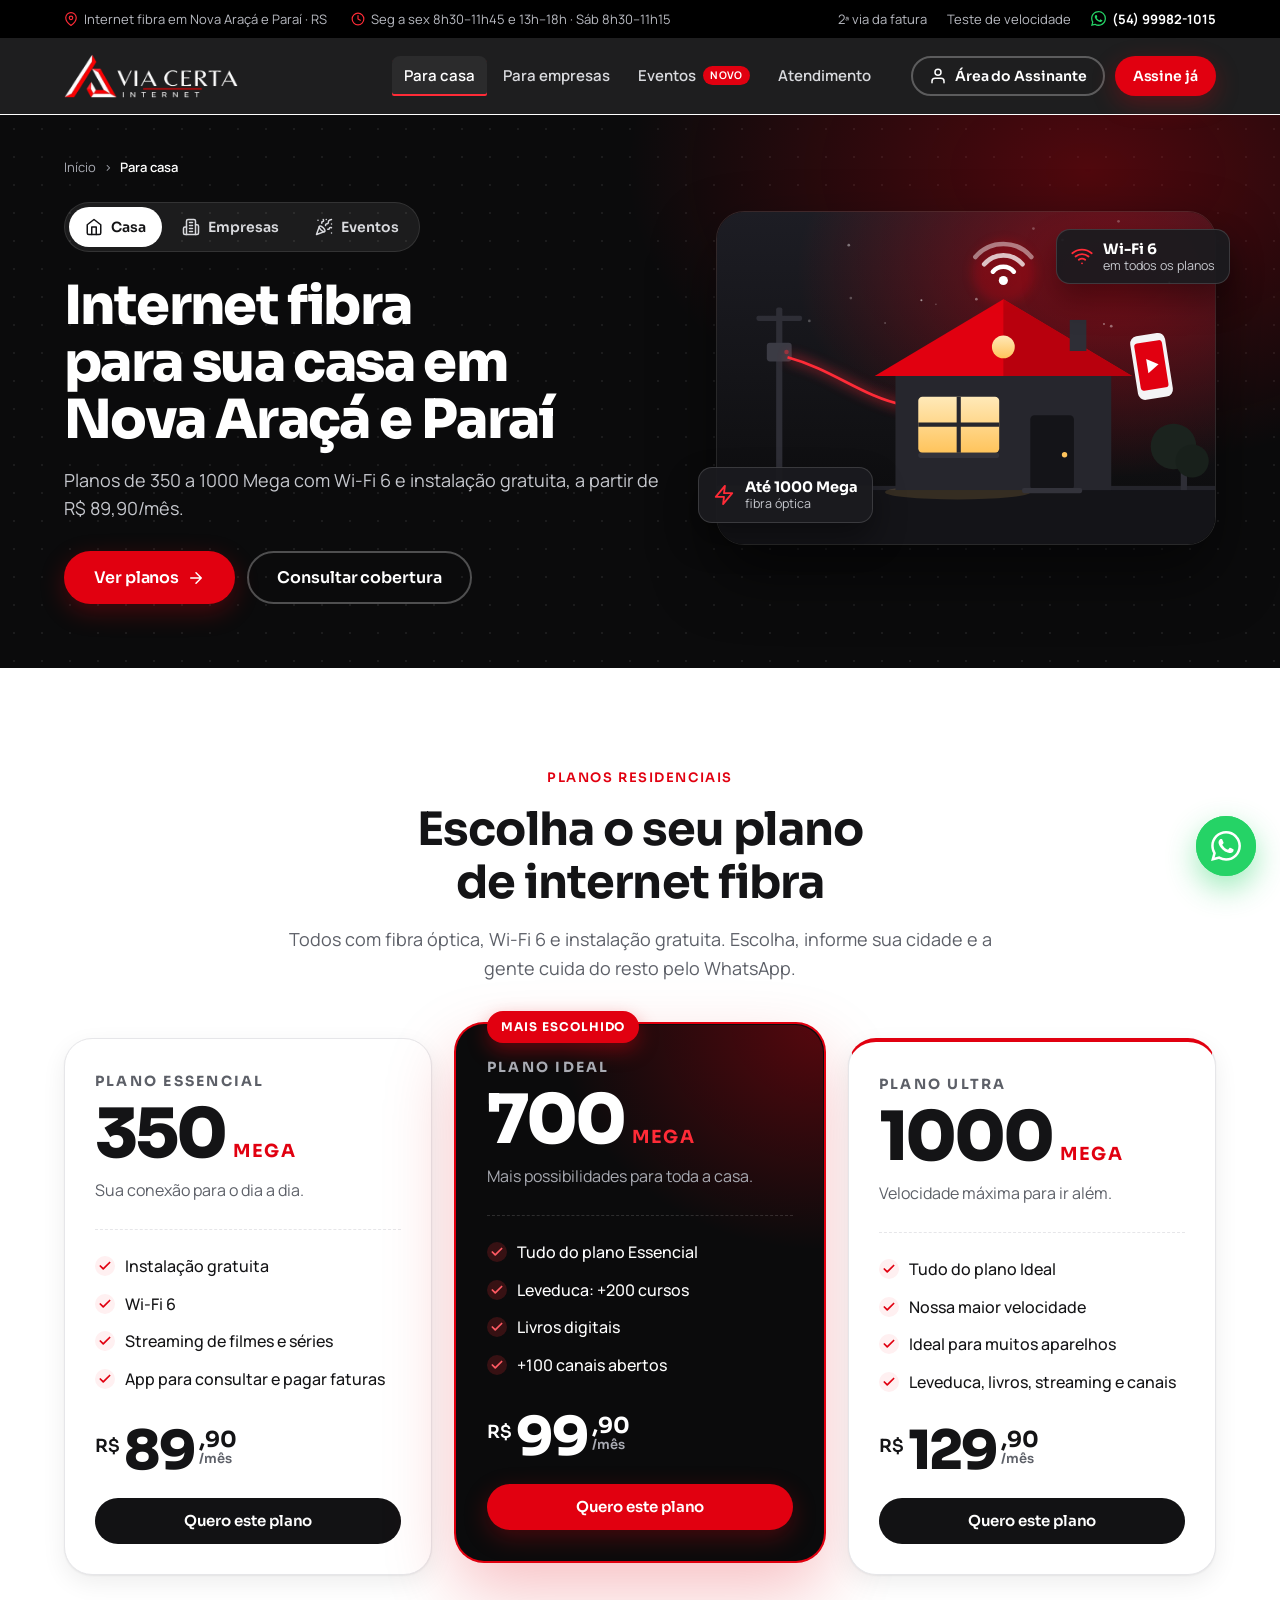
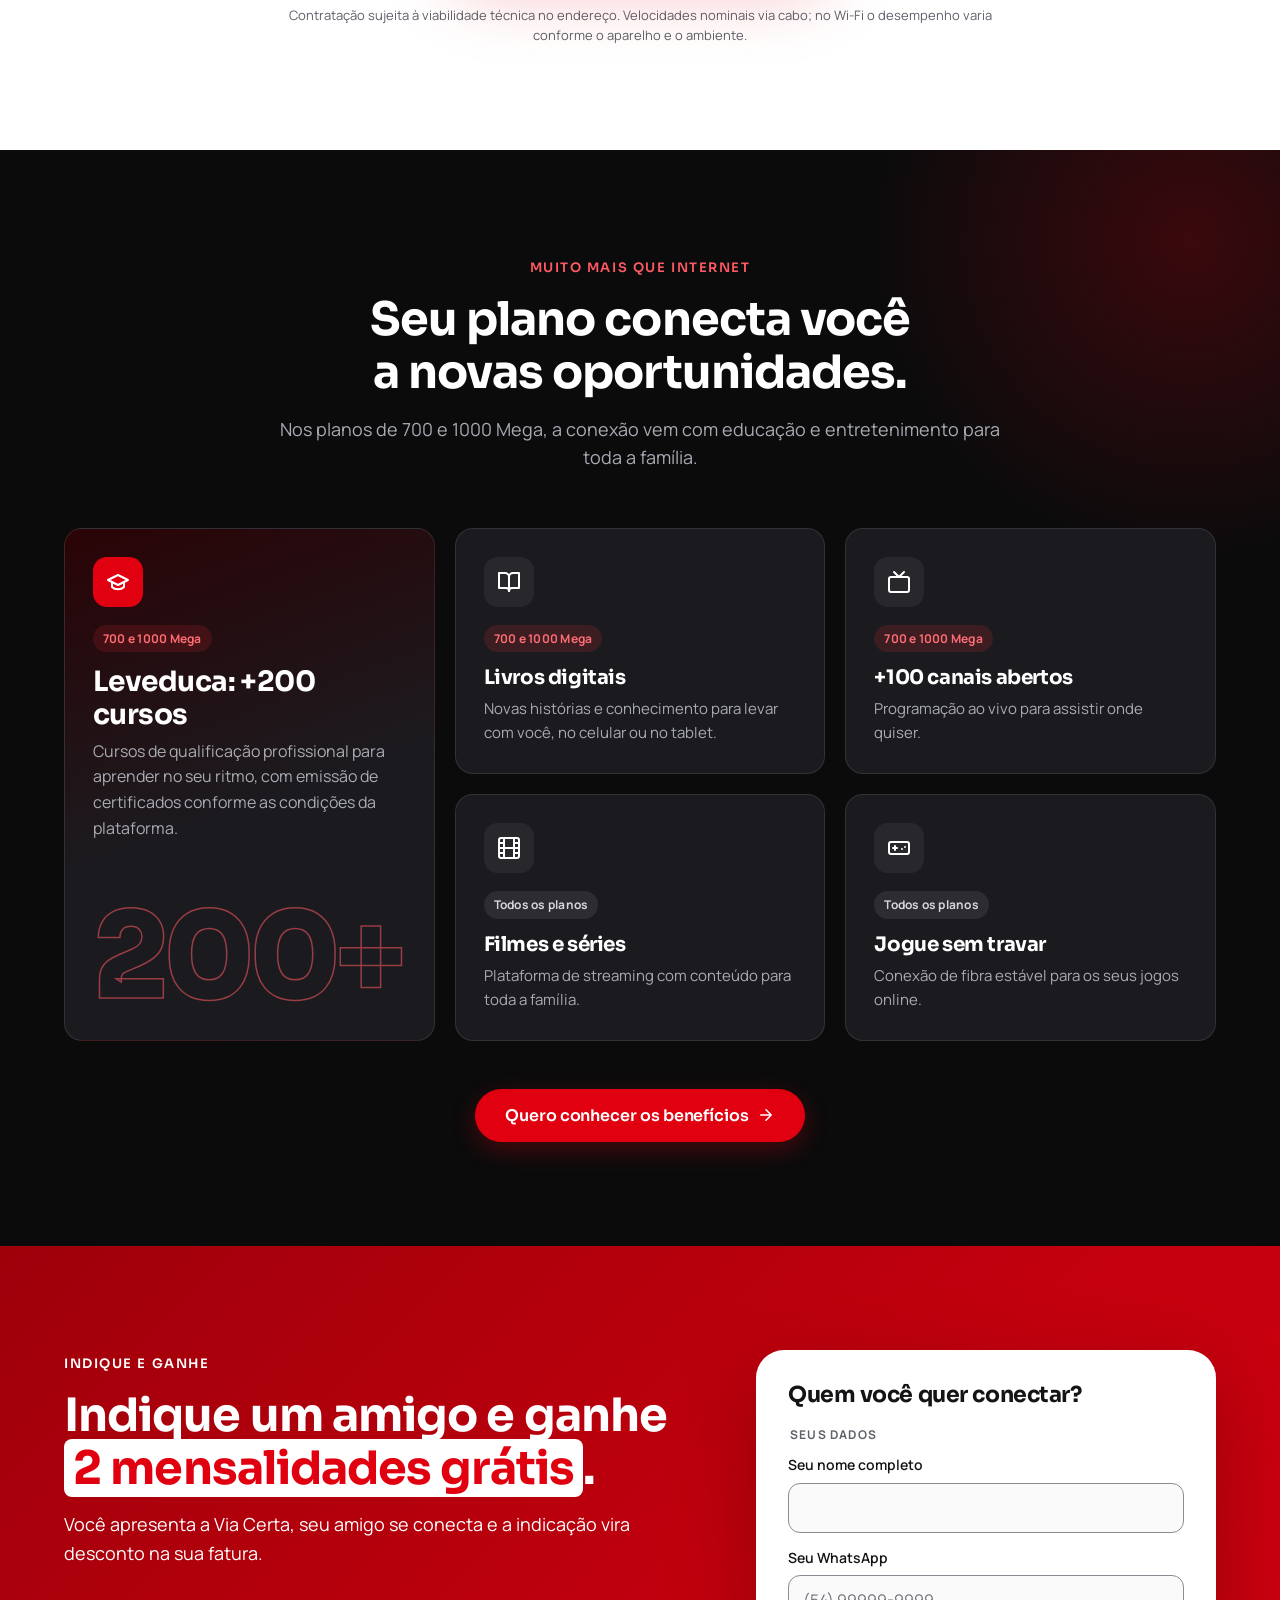
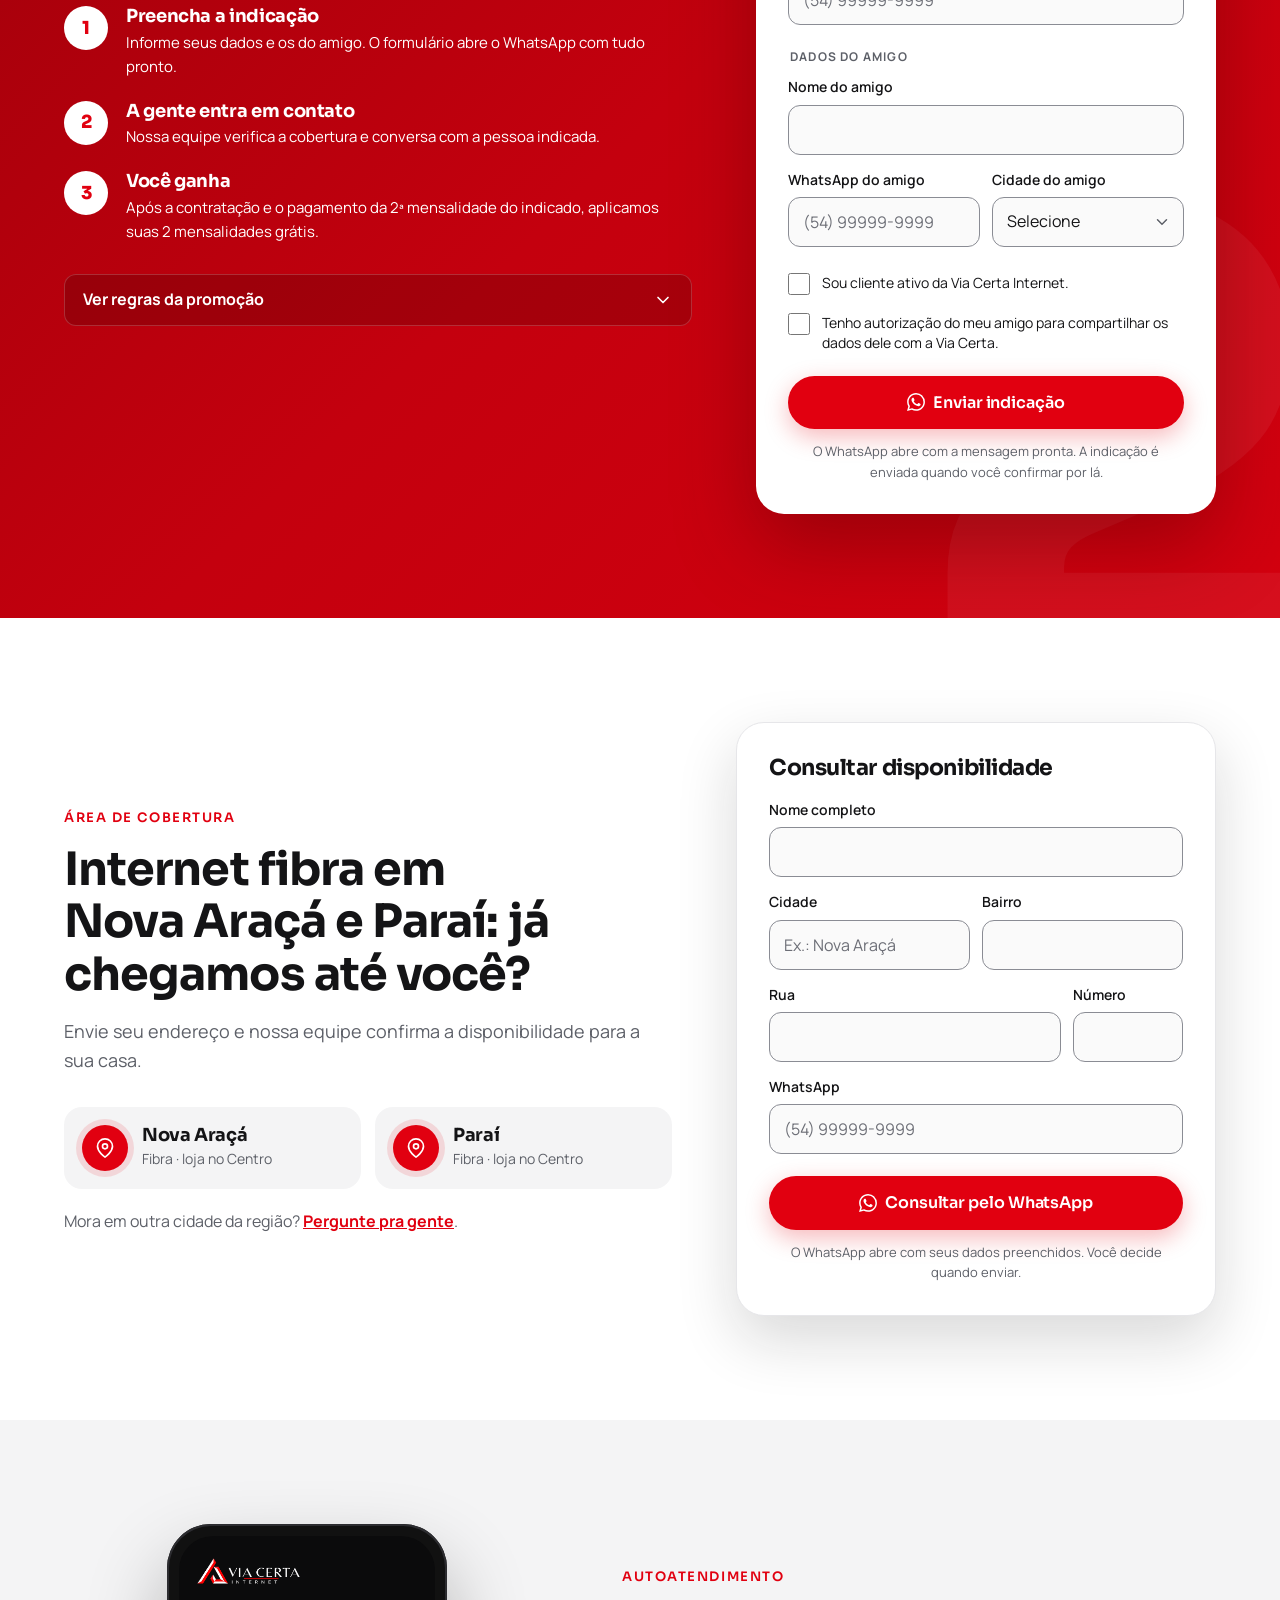
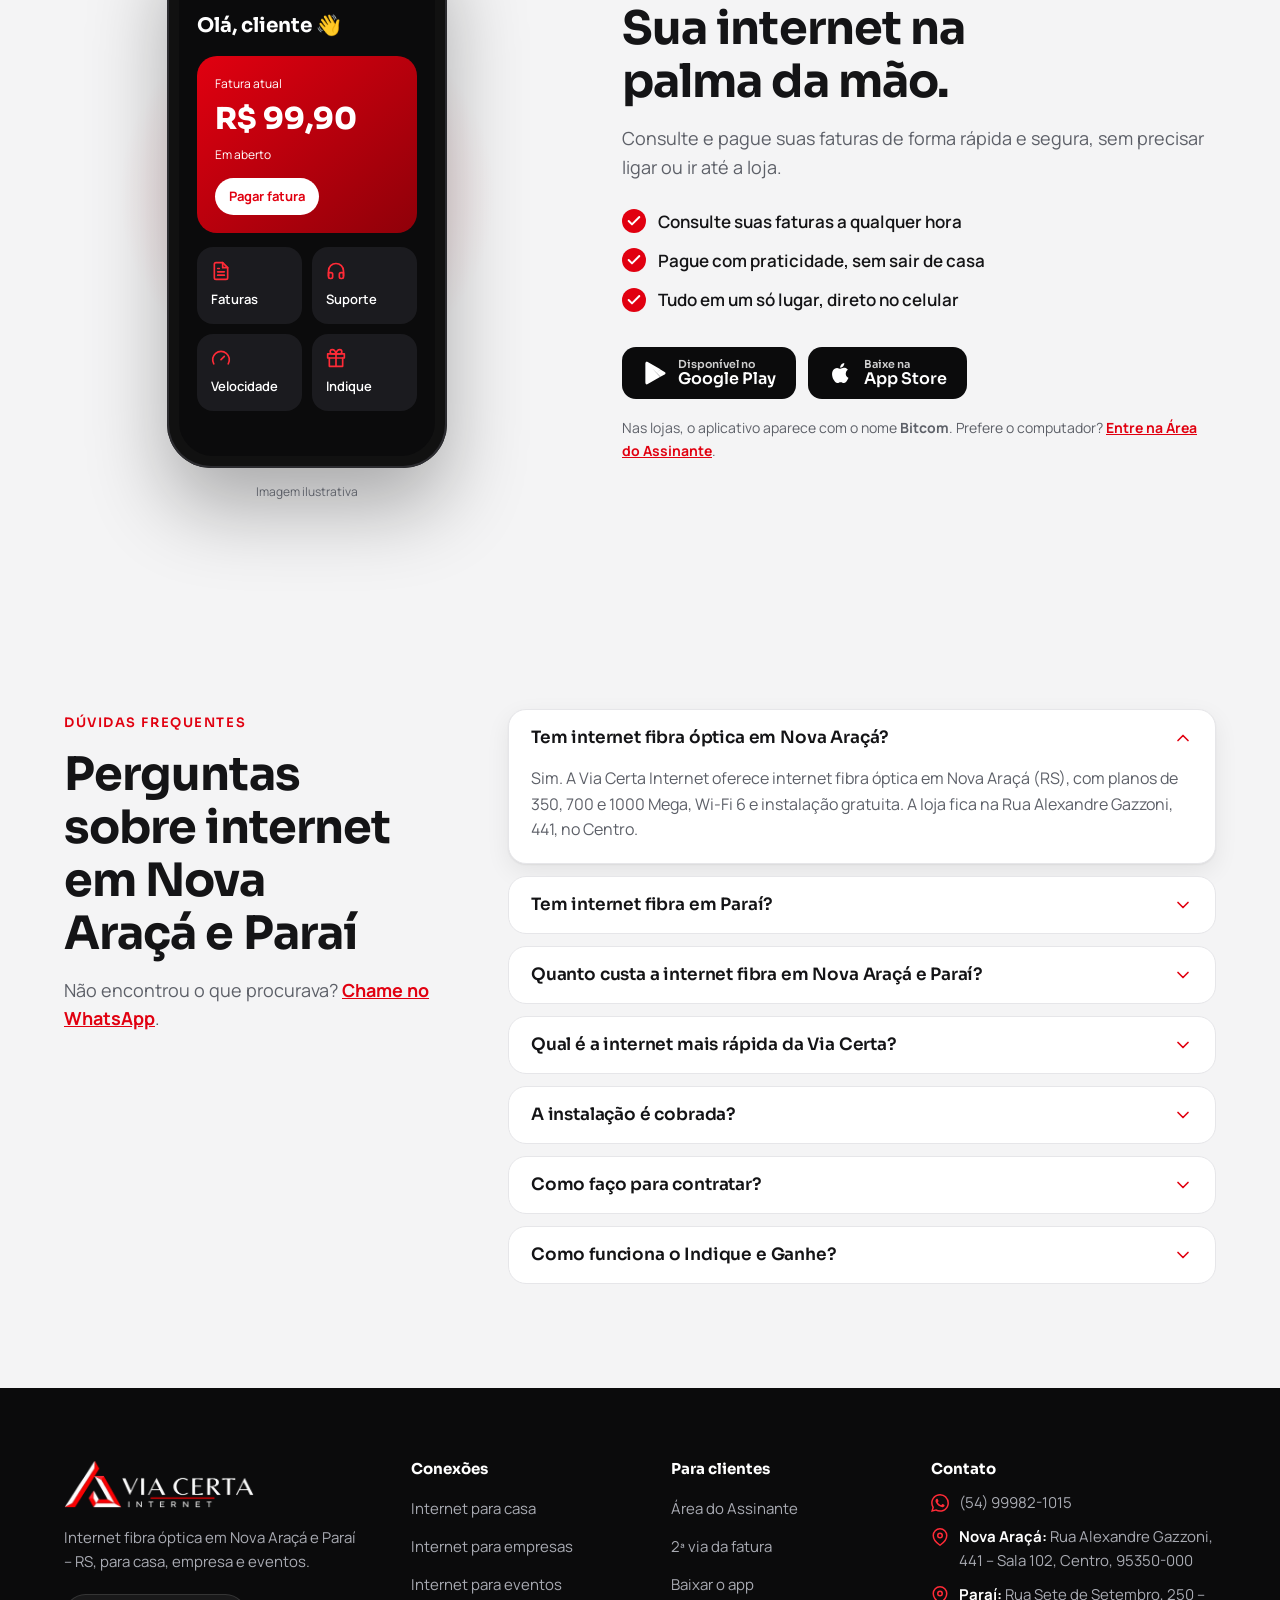
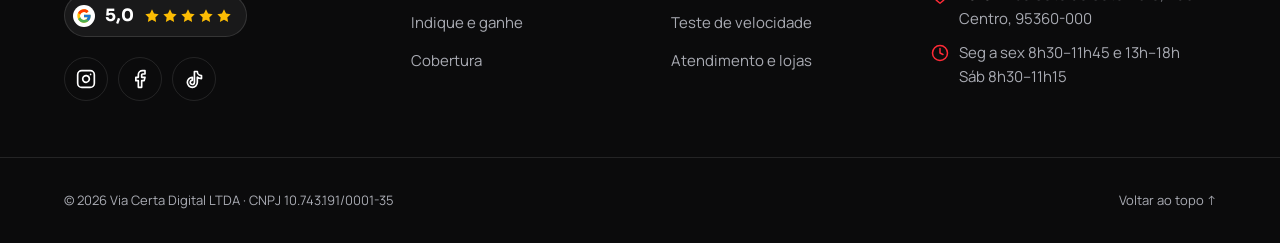
<file: residencial.html>
<!doctype html>
<html lang="pt-BR">
<head>
  <meta charset="utf-8">
  <meta name="viewport" content="width=device-width, initial-scale=1, viewport-fit=cover">
  <title>Planos de internet fibra em Nova Araçá e Paraí | Via Certa</title>
  <meta name="description" content="Internet fibra para casa em Nova Araçá e Paraí (RS): 350 Mega por R$ 89,90, 700 Mega por R$ 99,90 e 1000 Mega por R$ 129,90/mês. Wi-Fi 6 e instalação grátis.">
  <meta name="robots" content="index, follow, max-image-preview:large, max-snippet:-1">
  <!-- Quando o domínio estiver definido, adicione: <link rel="canonical" href="https://SEU-DOMINIO.com.br/ESTA-PAGINA"> -->
  <meta name="theme-color" content="#0b0b0c">
  <meta name="geo.region" content="BR-RS">
  <meta name="geo.placename" content="Nova Araçá">
  <meta name="geo.position" content="-28.6588;-51.7441">
  <meta name="ICBM" content="-28.6588, -51.7441">

  <meta property="og:type" content="website">
  <meta property="og:locale" content="pt_BR">
  <meta property="og:site_name" content="Via Certa Internet">
  <meta property="og:title" content="Planos de internet fibra em Nova Araçá e Paraí | Via Certa">
  <meta property="og:description" content="Internet fibra para casa em Nova Araçá e Paraí (RS): 350 Mega por R$ 89,90, 700 Mega por R$ 99,90 e 1000 Mega por R$ 129,90/mês. Wi-Fi 6 e instalação grátis.">
  <meta property="og:image" content="assets/img/og-image.jpg">
  <meta property="og:image:width" content="1200">
  <meta property="og:image:height" content="630">
  <meta name="twitter:card" content="summary_large_image">

  <link rel="icon" type="image/png" href="assets/img/favicon.png">
  <link rel="apple-touch-icon" href="assets/img/apple-touch-icon.png">
  <link rel="manifest" href="site.webmanifest">

  <link rel="preload" href="assets/fonts/sora-latin.woff2" as="font" type="font/woff2" crossorigin>
  <link rel="preload" href="assets/fonts/manrope-latin.woff2" as="font" type="font/woff2" crossorigin>
  <link rel="stylesheet" href="assets/css/style.css">

  <script type="application/ld+json">
  {
    "@context": "https://schema.org",
    "@graph": [
      {
        "@type": "LocalBusiness",
        "@id": "./#empresa",
        "name": "Via Certa Internet",
        "telephone": "+55-54-99982-1015",
        "address": {
          "@type": "PostalAddress",
          "streetAddress": "Rua Alexandre Gazzoni, 441, Sala 102",
          "addressLocality": "Nova Araçá",
          "addressRegion": "RS",
          "postalCode": "95350-000",
          "addressCountry": "BR"
        },
        "url": "./"
      },
      {
        "@type": "LocalBusiness",
        "@id": "./#loja-parai",
        "additionalType": "https://www.wikidata.org/wiki/Q11371",
        "name": "Via Certa Internet - Paraí",
        "parentOrganization": {
          "@id": "./#empresa"
        },
        "telephone": "+55-54-99982-1015",
        "address": {
          "@type": "PostalAddress",
          "streetAddress": "Rua Sete de Setembro, 250",
          "addressLocality": "Paraí",
          "addressRegion": "RS",
          "postalCode": "95360-000",
          "addressCountry": "BR"
        },
        "geo": {
          "@type": "GeoCoordinates",
          "latitude": -28.5976865,
          "longitude": -51.7862298
        },
        "areaServed": {
          "@type": "City",
          "name": "Paraí",
          "sameAs": [
            "https://www.wikidata.org/wiki/Q1757405",
            "https://pt.wikipedia.org/wiki/Para%C3%AD"
          ]
        },
        "openingHoursSpecification": [
          {
            "@type": "OpeningHoursSpecification",
            "dayOfWeek": [
              "Monday",
              "Tuesday",
              "Wednesday",
              "Thursday",
              "Friday"
            ],
            "opens": "08:30",
            "closes": "11:45"
          },
          {
            "@type": "OpeningHoursSpecification",
            "dayOfWeek": [
              "Monday",
              "Tuesday",
              "Wednesday",
              "Thursday",
              "Friday"
            ],
            "opens": "13:00",
            "closes": "18:00"
          },
          {
            "@type": "OpeningHoursSpecification",
            "dayOfWeek": "Saturday",
            "opens": "08:30",
            "closes": "11:15"
          }
        ],
        "image": "assets/img/og-image.jpg",
        "priceRange": "R$ 89,90 - R$ 129,90",
        "url": "atendimento.html#loja-parai"
      },
      {
        "@type": "BreadcrumbList",
        "itemListElement": [
          {
            "@type": "ListItem",
            "position": 1,
            "name": "Início",
            "item": "./"
          },
          {
            "@type": "ListItem",
            "position": 2,
            "name": "Internet para casa",
            "item": "residencial.html"
          }
        ]
      },
      {
        "@type": "Service",
        "@id": "residencial.html#servico",
        "name": "Internet fibra residencial em Nova Araçá e Paraí",
        "serviceType": "Internet banda larga por fibra óptica",
        "provider": {
          "@id": "./#empresa"
        },
        "areaServed": [
          {
            "@type": "City",
            "name": "Nova Araçá",
            "sameAs": [
              "https://www.wikidata.org/wiki/Q1757678",
              "https://pt.wikipedia.org/wiki/Nova_Ara%C3%A7%C3%A1"
            ]
          },
          {
            "@type": "City",
            "name": "Paraí",
            "sameAs": [
              "https://www.wikidata.org/wiki/Q1757405",
              "https://pt.wikipedia.org/wiki/Para%C3%AD"
            ]
          }
        ],
        "hasOfferCatalog": {
          "@type": "OfferCatalog",
          "name": "Planos de internet fibra residencial",
          "itemListElement": [
            {
              "@type": "Offer",
              "name": "Plano Essencial 350 Mega",
              "price": "89.90",
              "priceCurrency": "BRL",
              "priceSpecification": {
                "@type": "UnitPriceSpecification",
                "price": "89.90",
                "priceCurrency": "BRL",
                "unitText": "mês",
                "referenceQuantity": {
                  "@type": "QuantitativeValue",
                  "value": 1,
                  "unitCode": "MON"
                }
              },
              "availability": "https://schema.org/InStock",
              "seller": {
                "@id": "./#empresa"
              },
              "itemOffered": {
                "@type": "Service",
                "name": "Internet fibra 350 Mega"
              }
            },
            {
              "@type": "Offer",
              "name": "Plano Ideal 700 Mega",
              "price": "99.90",
              "priceCurrency": "BRL",
              "priceSpecification": {
                "@type": "UnitPriceSpecification",
                "price": "99.90",
                "priceCurrency": "BRL",
                "unitText": "mês",
                "referenceQuantity": {
                  "@type": "QuantitativeValue",
                  "value": 1,
                  "unitCode": "MON"
                }
              },
              "availability": "https://schema.org/InStock",
              "seller": {
                "@id": "./#empresa"
              },
              "itemOffered": {
                "@type": "Service",
                "name": "Internet fibra 700 Mega"
              }
            },
            {
              "@type": "Offer",
              "name": "Plano Ultra 1000 Mega",
              "price": "129.90",
              "priceCurrency": "BRL",
              "priceSpecification": {
                "@type": "UnitPriceSpecification",
                "price": "129.90",
                "priceCurrency": "BRL",
                "unitText": "mês",
                "referenceQuantity": {
                  "@type": "QuantitativeValue",
                  "value": 1,
                  "unitCode": "MON"
                }
              },
              "availability": "https://schema.org/InStock",
              "seller": {
                "@id": "./#empresa"
              },
              "itemOffered": {
                "@type": "Service",
                "name": "Internet fibra 1000 Mega"
              }
            }
          ]
        }
      },
      {
        "@type": "FAQPage",
        "@id": "residencial.html#duvidas",
        "inLanguage": "pt-BR",
        "mainEntity": [
          {
            "@type": "Question",
            "name": "Tem internet fibra óptica em Nova Araçá?",
            "acceptedAnswer": {
              "@type": "Answer",
              "text": "Sim. A Via Certa Internet oferece internet fibra óptica em Nova Araçá (RS), com planos de 350, 700 e 1000 Mega, Wi-Fi 6 e instalação gratuita. A loja fica na Rua Alexandre Gazzoni, 441, no Centro."
            }
          },
          {
            "@type": "Question",
            "name": "Tem internet fibra em Paraí?",
            "acceptedAnswer": {
              "@type": "Answer",
              "text": "Sim. A Via Certa também leva internet fibra óptica para Paraí (RS), com os mesmos planos de até 1000 Mega, e tem loja na Rua Sete de Setembro, 250, no Centro. A disponibilidade no seu endereço é confirmada pelo WhatsApp (54) 99982-1015."
            }
          },
          {
            "@type": "Question",
            "name": "Quanto custa a internet fibra em Nova Araçá e Paraí?",
            "acceptedAnswer": {
              "@type": "Answer",
              "text": "Os planos da Via Certa custam R$ 89,90 por mês (350 Mega), R$ 99,90 por mês (700 Mega) e R$ 129,90 por mês (1000 Mega). Todos têm Wi-Fi 6 e instalação gratuita."
            }
          },
          {
            "@type": "Question",
            "name": "Qual é a internet mais rápida da Via Certa?",
            "acceptedAnswer": {
              "@type": "Answer",
              "text": "O plano Ultra, de 1000 Mega, por R$ 129,90 por mês. Ele inclui os cursos da Leveduca, livros digitais, streaming e mais de 100 canais abertos."
            }
          },
          {
            "@type": "Question",
            "name": "A instalação é cobrada?",
            "acceptedAnswer": {
              "@type": "Answer",
              "text": "Não. A instalação é gratuita nos planos residenciais, sujeita à viabilidade técnica do endereço."
            }
          },
          {
            "@type": "Question",
            "name": "Como faço para contratar?",
            "acceptedAnswer": {
              "@type": "Answer",
              "text": "Escolha um plano, toque em “Quero este plano” e informe sua cidade. O WhatsApp abre com a mensagem pronta, nossa equipe confirma a cobertura no seu endereço e agenda a instalação."
            }
          },
          {
            "@type": "Question",
            "name": "Como funciona o Indique e Ganhe?",
            "acceptedAnswer": {
              "@type": "Answer",
              "text": "Clientes ativos indicam amigos pelo formulário do site. Quando o amigo contrata e paga a 2ª mensalidade, quem indicou ganha 2 mensalidades grátis."
            }
          }
        ]
      }
    ]
  }
  </script>

  <script src="assets/js/config.js" defer></script>
  <script src="assets/js/main.js" defer></script>
</head>
<body>

  <!-- Ícones (usados com <use href="#i-nome">) -->
  <svg width="0" height="0" style="position:absolute" aria-hidden="true" focusable="false">
  <defs>
    <symbol id="i-wifi" viewBox="0 0 24 24"><path d="M5 12.55a11 11 0 0 1 14.08 0"/><path d="M1.42 9a16 16 0 0 1 21.16 0"/><path d="M8.53 16.11a6 6 0 0 1 6.95 0"/><path d="M12 20h.01"/></symbol>
    <symbol id="i-receipt" viewBox="0 0 24 24"><path d="M14 2H6a2 2 0 0 0-2 2v16a2 2 0 0 0 2 2h12a2 2 0 0 0 2-2V8z"/><path d="M14 2v6h6"/><path d="M16 13H8"/><path d="M16 17H8"/><path d="M10 9H8"/></symbol>
    <symbol id="i-user" viewBox="0 0 24 24"><path d="M20 21v-2a4 4 0 0 0-4-4H8a4 4 0 0 0-4 4v2"/><circle cx="12" cy="7" r="4"/></symbol>
    <symbol id="i-users" viewBox="0 0 24 24"><path d="M17 21v-2a4 4 0 0 0-4-4H5a4 4 0 0 0-4 4v2"/><circle cx="9" cy="7" r="4"/><path d="M23 21v-2a4 4 0 0 0-3-3.87M16 3.13a4 4 0 0 1 0 7.75"/></symbol>
    <symbol id="i-headset" viewBox="0 0 24 24"><path d="M3 18v-6a9 9 0 0 1 18 0v6"/><path d="M21 19a2 2 0 0 1-2 2h-1a2 2 0 0 1-2-2v-3a2 2 0 0 1 2-2h3zM3 19a2 2 0 0 0 2 2h1a2 2 0 0 0 2-2v-3a2 2 0 0 0-2-2H3z"/></symbol>
    <symbol id="i-gauge" viewBox="0 0 24 24"><path d="m12 14 4-4"/><path d="M3.34 19a10 10 0 1 1 17.32 0"/></symbol>
    <symbol id="i-pin" viewBox="0 0 24 24"><path d="M21 10c0 7-9 13-9 13s-9-6-9-13a9 9 0 0 1 18 0z"/><circle cx="12" cy="10" r="3"/></symbol>
    <symbol id="i-gift" viewBox="0 0 24 24"><path d="M20 12v10H4V12"/><path d="M2 7h20v5H2z"/><path d="M12 22V7"/><path d="M12 7H7.5a2.5 2.5 0 0 1 0-5C11 2 12 7 12 7z"/><path d="M12 7h4.5a2.5 2.5 0 0 0 0-5C13 2 12 7 12 7z"/></symbol>
    <symbol id="i-check" viewBox="0 0 24 24"><path d="M20 6 9 17l-5-5"/></symbol>
    <symbol id="i-star" viewBox="0 0 24 24"><path fill="currentColor" stroke="none" d="m12 2 3.09 6.26L22 9.27l-5 4.87 1.18 6.88L12 17.77l-6.18 3.25L7 14.14 2 9.27l6.91-1.01z"/></symbol>
    <symbol id="i-tv" viewBox="0 0 24 24"><rect x="2" y="7" width="20" height="15" rx="2"/><path d="m17 2-5 5-5-5"/></symbol>
    <symbol id="i-film" viewBox="0 0 24 24"><rect x="2" y="2" width="20" height="20" rx="2.18"/><path d="M7 2v20M17 2v20M2 12h20M2 7h5M2 17h5M17 17h5M17 7h5"/></symbol>
    <symbol id="i-book" viewBox="0 0 24 24"><path d="M2 3h6a4 4 0 0 1 4 4v14a3 3 0 0 0-3-3H2z"/><path d="M22 3h-6a4 4 0 0 0-4 4v14a3 3 0 0 1 3-3h7z"/></symbol>
    <symbol id="i-cap" viewBox="0 0 24 24"><path d="M22 10 12 5 2 10l10 5 10-5z"/><path d="M6 12v5c3 3 9 3 12 0v-5"/></symbol>
    <symbol id="i-game" viewBox="0 0 24 24"><path d="M6 12h4M8 10v4M15 13h.01M18 11h.01"/><rect x="2" y="6" width="20" height="12" rx="2"/></symbol>
    <symbol id="i-phone" viewBox="0 0 24 24"><path d="M22 16.92v3a2 2 0 0 1-2.18 2 19.79 19.79 0 0 1-8.63-3.07 19.5 19.5 0 0 1-6-6 19.79 19.79 0 0 1-3.07-8.67A2 2 0 0 1 4.11 2h3a2 2 0 0 1 2 1.72c.13.96.36 1.9.7 2.81a2 2 0 0 1-.45 2.11L8.09 9.91a16 16 0 0 0 6 6l1.27-1.27a2 2 0 0 1 2.11-.45c.91.34 1.85.57 2.81.7A2 2 0 0 1 22 16.92z"/></symbol>
    <symbol id="i-clock" viewBox="0 0 24 24"><circle cx="12" cy="12" r="10"/><path d="M12 6v6l4 2"/></symbol>
    <symbol id="i-arrow" viewBox="0 0 24 24"><path d="M5 12h14M12 5l7 7-7 7"/></symbol>
    <symbol id="i-left" viewBox="0 0 24 24"><path d="m15 18-6-6 6-6"/></symbol>
    <symbol id="i-right" viewBox="0 0 24 24"><path d="m9 18 6-6-6-6"/></symbol>
    <symbol id="i-down" viewBox="0 0 24 24"><path d="m6 9 6 6 6-6"/></symbol>
    <symbol id="i-menu" viewBox="0 0 24 24"><path d="M3 6h18M3 12h18M3 18h18"/></symbol>
    <symbol id="i-x" viewBox="0 0 24 24"><path d="M18 6 6 18M6 6l12 12"/></symbol>
    <symbol id="i-home" viewBox="0 0 24 24"><path d="m3 9 9-7 9 7v11a2 2 0 0 1-2 2H5a2 2 0 0 1-2-2z"/><path d="M9 22V12h6v10"/></symbol>
    <symbol id="i-building" viewBox="0 0 24 24"><path d="M6 22V4a2 2 0 0 1 2-2h8a2 2 0 0 1 2 2v18z"/><path d="M6 12H4a2 2 0 0 0-2 2v6a2 2 0 0 0 2 2h2"/><path d="M18 9h2a2 2 0 0 1 2 2v9a2 2 0 0 1-2 2h-2"/><path d="M10 6h4M10 10h4M10 14h4M10 18h4"/></symbol>
    <symbol id="i-party" viewBox="0 0 24 24"><path d="M5.8 11.3 2 22l10.7-3.79"/><path d="M4 3h.01M22 8h.01M15 2h.01M22 20h.01"/><path d="m22 2-2.24.75a2.9 2.9 0 0 0-1.96 3.12c.1.86-.57 1.63-1.45 1.63h-.38c-.86 0-1.6.6-1.76 1.44L14 10"/><path d="m22 13-.82-.33c-.86-.34-1.82.2-1.98 1.11-.11.7-.72 1.22-1.43 1.22H17"/><path d="m11 2 .33.82c.34.86-.2 1.82-1.11 1.98C9.52 4.9 9 5.52 9 6.23V7"/><path d="M11 13c1.93 1.93 2.83 4.17 2 5-.83.83-3.07-.07-5-2-1.93-1.93-2.83-4.17-2-5 .83-.83 3.07.07 5 2z"/></symbol>
    <symbol id="i-briefcase" viewBox="0 0 24 24"><rect x="2" y="7" width="20" height="14" rx="2"/><path d="M16 21V5a2 2 0 0 0-2-2h-4a2 2 0 0 0-2 2v16"/></symbol>
    <symbol id="i-store" viewBox="0 0 24 24"><path d="M3 9 4.5 4h15L21 9"/><path d="M4 9v11h16V9"/><path d="M3 9h18"/><path d="M9 20v-6h6v6"/></symbol>
    <symbol id="i-laptop" viewBox="0 0 24 24"><rect x="3" y="4" width="18" height="12" rx="2"/><path d="M2 20h20"/></symbol>
    <symbol id="i-factory" viewBox="0 0 24 24"><path d="M2 20V9l6 4V9l6 4V4h8v16z"/><path d="M6 17h.01M10 17h.01M14 17h.01M18 17h.01"/></symbol>
    <symbol id="i-card" viewBox="0 0 24 24"><rect x="2" y="5" width="20" height="14" rx="2"/><path d="M2 10h20M6 15h4"/></symbol>
    <symbol id="i-video" viewBox="0 0 24 24"><path d="m22 8-6 4 6 4z"/><rect x="2" y="6" width="14" height="12" rx="2"/></symbol>
    <symbol id="i-signal" viewBox="0 0 24 24"><path d="M2 20h.01M7 20v-4M12 20v-8M17 20V8M22 4v16"/></symbol>
    <symbol id="i-activity" viewBox="0 0 24 24"><path d="M22 12h-4l-3 9L9 3l-3 9H2"/></symbol>
    <symbol id="i-clipboard" viewBox="0 0 24 24"><rect x="8" y="2" width="8" height="4" rx="1"/><path d="M16 4h2a2 2 0 0 1 2 2v14a2 2 0 0 1-2 2H6a2 2 0 0 1-2-2V6a2 2 0 0 1 2-2h2"/><path d="m9 14 2 2 4-4"/></symbol>
    <symbol id="i-wrench" viewBox="0 0 24 24"><path d="M14.7 6.3a1 1 0 0 0 0 1.4l1.6 1.6a1 1 0 0 0 1.4 0l3.77-3.77a6 6 0 0 1-7.94 7.94l-6.91 6.91a2.12 2.12 0 0 1-3-3l6.91-6.91a6 6 0 0 1 7.94-7.94l-3.76 3.76z"/></symbol>
    <symbol id="i-shield" viewBox="0 0 24 24"><path d="M12 22s8-4 8-10V5l-8-3-8 3v7c0 6 8 10 8 10z"/><path d="m9 12 2 2 4-4"/></symbol>
    <symbol id="i-calendar" viewBox="0 0 24 24"><rect x="3" y="4" width="18" height="18" rx="2"/><path d="M16 2v4M8 2v4M3 10h18"/></symbol>
    <symbol id="i-heart" viewBox="0 0 24 24"><path d="M19 14c1.49-1.46 3-3.21 3-5.5A5.5 5.5 0 0 0 16.5 3c-1.76 0-3 .5-4.5 2-1.5-1.5-2.74-2-4.5-2A5.5 5.5 0 0 0 2 8.5c0 2.3 1.5 4.05 3 5.5l7 7z"/></symbol>
    <symbol id="i-trophy" viewBox="0 0 24 24"><path d="M6 9H4.5a2.5 2.5 0 0 1 0-5H6"/><path d="M18 9h1.5a2.5 2.5 0 0 0 0-5H18"/><path d="M4 22h16"/><path d="M10 14.66V17c0 .55-.47.98-.97 1.21C7.85 18.75 7 20.24 7 22"/><path d="M14 14.66V17c0 .55.47.98.97 1.21C16.15 18.75 17 20.24 17 22"/><path d="M18 2H6v7a6 6 0 0 0 12 0z"/></symbol>
    <symbol id="i-music" viewBox="0 0 24 24"><path d="M9 18V5l12-2v13"/><circle cx="6" cy="18" r="3"/><circle cx="18" cy="16" r="3"/></symbol>
    <symbol id="i-mic" viewBox="0 0 24 24"><path d="M12 2a3 3 0 0 0-3 3v7a3 3 0 0 0 6 0V5a3 3 0 0 0-3-3z"/><path d="M19 10v2a7 7 0 0 1-14 0v-2"/><path d="M12 19v3"/></symbol>
    <symbol id="i-mobile" viewBox="0 0 24 24"><rect x="5" y="2" width="14" height="20" rx="2"/><path d="M12 18h.01"/></symbol>
    <symbol id="i-zap" viewBox="0 0 24 24"><path d="M13 2 3 14h9l-1 8 10-12h-9z"/></symbol>
    <symbol id="i-wallet" viewBox="0 0 24 24"><path d="M21 12V7H5a2 2 0 0 1 0-4h14v4"/><path d="M3 5v14a2 2 0 0 0 2 2h16v-5"/><path d="M18 12a2 2 0 0 0 0 4h4v-4z"/></symbol>
    <symbol id="i-bag" viewBox="0 0 24 24"><path d="M6 2 3 6v14a2 2 0 0 0 2 2h14a2 2 0 0 0 2-2V6l-3-4z"/><path d="M3 6h18"/><path d="M16 10a4 4 0 0 1-8 0"/></symbol>
    <symbol id="i-external" viewBox="0 0 24 24"><path d="M18 13v6a2 2 0 0 1-2 2H5a2 2 0 0 1-2-2V8a2 2 0 0 1 2-2h6"/><path d="M15 3h6v6M10 14 21 3"/></symbol>
    <symbol id="i-whatsapp" viewBox="0 0 24 24"><path fill="currentColor" stroke="none" d="M17.47 14.38c-.3-.15-1.76-.87-2.03-.97-.27-.1-.47-.15-.67.15-.2.3-.77.97-.94 1.16-.17.2-.35.22-.64.08-.3-.15-1.26-.47-2.39-1.48-.88-.79-1.48-1.76-1.65-2.06-.17-.3-.02-.46.13-.6.13-.14.3-.35.45-.52.15-.18.2-.3.3-.5.1-.2.05-.37-.03-.52-.07-.15-.67-1.61-.91-2.2-.24-.58-.49-.5-.67-.51h-.57c-.2 0-.52.07-.79.37-.27.3-1.04 1.02-1.04 2.48s1.06 2.88 1.21 3.07c.15.2 2.1 3.2 5.08 4.49.71.31 1.26.49 1.7.63.71.22 1.36.19 1.87.12.57-.09 1.76-.72 2-1.41.25-.7.25-1.29.18-1.41-.08-.13-.28-.2-.57-.35zM12.05 21.79h-.01a9.87 9.87 0 0 1-5.03-1.38l-.36-.21-3.74.98 1-3.65-.24-.37a9.86 9.86 0 0 1-1.51-5.26c0-5.45 4.44-9.88 9.89-9.88 2.64 0 5.12 1.03 6.99 2.9a9.83 9.83 0 0 1 2.89 6.99c0 5.45-4.44 9.88-9.88 9.88zm8.41-18.3A11.82 11.82 0 0 0 12.05 0C5.5 0 .16 5.34.16 11.89c0 2.1.55 4.14 1.59 5.95L.06 24l6.3-1.65a11.88 11.88 0 0 0 5.68 1.45h.01c6.55 0 11.89-5.34 11.89-11.89a11.82 11.82 0 0 0-3.48-8.41z"/></symbol>
    <symbol id="i-instagram" viewBox="0 0 24 24"><rect x="2" y="2" width="20" height="20" rx="5"/><path d="M16 11.37A4 4 0 1 1 12.63 8 4 4 0 0 1 16 11.37zM17.5 6.5h.01"/></symbol>
    <symbol id="i-facebook" viewBox="0 0 24 24"><path d="M18 2h-3a5 5 0 0 0-5 5v3H7v4h3v8h4v-8h3l1-4h-4V7a1 1 0 0 1 1-1h3z"/></symbol>
    <symbol id="i-tiktok" viewBox="0 0 24 24"><path d="M16 3a5 5 0 0 0 5 5v3.5a8.5 8.5 0 0 1-5-1.6V16a6 6 0 1 1-6-6v3.6A2.5 2.5 0 1 0 12.5 16V3z"/></symbol>
    <symbol id="i-play" viewBox="0 0 24 24"><path fill="currentColor" stroke="none" d="M3.6 1.8c-.3.3-.5.8-.5 1.4v17.6c0 .6.2 1.1.5 1.4l.1.1 9.9-9.9v-.2L3.7 1.7zM16.9 15.6l-3.3-3.3v-.2l3.3-3.3.1.04 3.9 2.2c1.1.6 1.1 1.7 0 2.3l-3.9 2.2zM17 15.5 13.6 12 3.6 22.2c.4.4 1 .4 1.7.05L17 15.5M17 8.5 5.3 1.8c-.7-.4-1.3-.3-1.7.1L13.6 12z"/></symbol>
    <symbol id="i-apple" viewBox="0 0 24 24"><path fill="currentColor" stroke="none" d="M16.37 12.6c-.02-2.34 1.91-3.47 2-3.52-1.09-1.6-2.79-1.82-3.39-1.84-1.44-.15-2.82.85-3.55.85-.73 0-1.86-.83-3.06-.81-1.57.02-3.02.92-3.83 2.33-1.64 2.84-.42 7.04 1.17 9.35.78 1.13 1.71 2.39 2.93 2.35 1.18-.05 1.62-.76 3.04-.76 1.42 0 1.82.76 3.06.73 1.27-.02 2.07-1.15 2.84-2.29.9-1.31 1.27-2.58 1.29-2.65-.03-.01-2.47-.95-2.5-3.76zM14.04 5.72c.65-.79 1.09-1.88.97-2.97-.94.04-2.07.62-2.74 1.41-.6.7-1.13 1.81-.99 2.88 1.05.08 2.12-.53 2.76-1.32z"/></symbol>
    <symbol id="i-google" viewBox="0 0 48 48"><path fill="#FFC107" stroke="none" d="M43.61 20.08H42V20H24v8h11.3c-1.65 4.66-6.08 8-11.3 8-6.63 0-12-5.37-12-12s5.37-12 12-12c3.06 0 5.84 1.15 7.96 3.04l5.66-5.66C34.05 6.05 29.27 4 24 4 12.95 4 4 12.95 4 24s8.95 20 20 20 20-8.95 20-20c0-1.34-.14-2.65-.39-3.92z"/><path fill="#FF3D00" stroke="none" d="m6.31 14.69 6.57 4.82C14.66 15.11 18.96 12 24 12c3.06 0 5.84 1.15 7.96 3.04l5.66-5.66C34.05 6.05 29.27 4 24 4 16.32 4 9.66 8.34 6.31 14.69z"/><path fill="#4CAF50" stroke="none" d="M24 44c5.17 0 9.86-1.98 13.41-5.19l-6.19-5.24A11.91 11.91 0 0 1 24 36c-5.2 0-9.62-3.32-11.28-7.95l-6.52 5.03C9.5 39.56 16.23 44 24 44z"/><path fill="#1976D2" stroke="none" d="M43.61 20.08H42V20H24v8h11.3a12.04 12.04 0 0 1-4.09 5.57l6.19 5.24C36.97 39.2 44 34 44 24c0-1.34-.14-2.65-.39-3.92z"/></symbol>
  </defs>
  </svg>
  <a class="skip-link" href="#conteudo">Pular para o conteúdo</a>

  <!-- ===== CABEÇALHO (igual em todas as páginas) ===== -->
  <header class="site-header" id="topo">
    <div class="topbar">
      <div class="container topbar__inner">
        <p class="topbar__item"><svg class="i" aria-hidden="true"><use href="#i-pin"/></svg> Internet fibra em Nova Araçá e Paraí · RS</p>
        <p class="topbar__item topbar__hide-sm"><svg class="i" aria-hidden="true"><use href="#i-clock"/></svg> Seg a sex 8h30–11h45 e 13h–18h · Sáb 8h30–11h15</p>
        <div class="topbar__links">
          <a href="#" data-link="segundaVia">2ª via da fatura</a>
          <a href="#" data-link="testeVelocidade">Teste de velocidade</a>
          <a href="https://wa.me/5554999821015" data-wa="Olá! Vim pelo site da Via Certa Internet e gostaria de atendimento. Sou de {cidade}." data-wa-ctx="geral" target="_blank" rel="noopener" class="topbar__wa"><svg class="i" aria-hidden="true"><use href="#i-whatsapp"/></svg> (54) 99982-1015</a>
        </div>
      </div>
    </div>

    <div class="navbar">
      <div class="container navbar__inner">
        <a href="./" class="brand" aria-label="Via Certa Internet - página inicial">
          <picture>
            <source type="image/webp" srcset="assets/img/logo-branco.webp">
            <img src="assets/img/logo-branco.png" alt="Via Certa Internet" width="400" height="101" fetchpriority="high">
          </picture>
        </a>

        <nav class="nav" id="menu" aria-label="Menu principal">
          <ul class="nav__list">
            <li><a href="residencial.html" aria-current="page">Para casa</a></li>
            <li><a href="empresas.html">Para empresas</a></li>
            <li><a href="eventos.html">Eventos <span class="nav__new">Novo</span></a></li>
            <li><a href="atendimento.html">Atendimento</a></li>
          </ul>
          <div class="nav__mobile-extra">
            <button type="button" class="btn btn--ghost-light btn--block" data-open-cliente><svg class="i" aria-hidden="true"><use href="#i-user"/></svg> Área do Assinante</button>
            <a href="https://wa.me/5554999821015" data-wa="Olá! Vim pelo site da Via Certa Internet e gostaria de atendimento. Sou de {cidade}." data-wa-ctx="geral" target="_blank" rel="noopener" class="nav__mobile-wa"><svg class="i" aria-hidden="true"><use href="#i-whatsapp"/></svg> (54) 99982-1015</a>
          </div>
        </nav>

        <div class="navbar__actions">
          <button type="button" class="btn btn--ghost-light btn--sm navbar__cliente" data-open-cliente><svg class="i" aria-hidden="true"><use href="#i-user"/></svg><span>Área do Assinante</span></button>
          <a href="residencial.html#planos" class="btn btn--red btn--sm navbar__cta">Assine já</a>
          <button type="button" class="nav-toggle" aria-expanded="false" aria-controls="menu" aria-label="Abrir menu">
            <svg class="i i--open" aria-hidden="true"><use href="#i-menu"/></svg>
            <svg class="i i--close" aria-hidden="true"><use href="#i-x"/></svg>
          </button>
        </div>
      </div>
    </div>
  </header>

  <main id="conteudo">
    <section class="page-hero page-hero--casa">
      <div class="page-hero__bg" aria-hidden="true"></div>
      <div class="container page-hero__inner">
        <div class="page-hero__copy">
          <nav class="crumbs" aria-label="Você está em"><a href="./">Início</a><span aria-hidden="true">›</span><span aria-current="page">Para casa</span></nav>
          <nav class="seg-tabs" aria-label="Tipos de conexão"><a href="residencial.html" aria-current="page"><svg class="i" aria-hidden="true"><use href="#i-home"/></svg><span>Casa</span></a><a href="empresas.html"><svg class="i" aria-hidden="true"><use href="#i-building"/></svg><span>Empresas</span></a><a href="eventos.html"><svg class="i" aria-hidden="true"><use href="#i-party"/></svg><span>Eventos</span></a></nav>
          <h1 class="page-hero__title">Internet fibra para sua casa em Nova Araçá e Paraí</h1>
          <p class="page-hero__lead">Planos de 350 a 1000 Mega com Wi-Fi 6 e instalação gratuita, a partir de R$ 89,90/mês.</p>
          <div class="page-hero__ctas"><a href="#planos" class="btn btn--red btn--lg">Ver planos <svg class="i" aria-hidden="true"><use href="#i-arrow"/></svg></a><a href="#cobertura" class="btn btn--ghost-light btn--lg">Consultar cobertura</a></div>
        </div>
        <div class="page-hero__art"><img src="assets/img/ilustra-casa.svg" alt="Ilustração de casa conectada com internet fibra e Wi-Fi" width="480" height="320" fetchpriority="high"><div class="art-chip art-chip--a"><svg class="i" aria-hidden="true"><use href="#i-zap"/></svg><span><strong>Até 1000 Mega</strong>fibra óptica</span></div><div class="art-chip art-chip--b"><svg class="i" aria-hidden="true"><use href="#i-wifi"/></svg><span><strong>Wi-Fi 6</strong>em todos os planos</span></div></div>
      </div>
    </section>

    <!-- ===== PLANOS ===== -->
    <section class="section plans" id="planos" aria-labelledby="planos-titulo">
      <div class="container">
        <header class="section-head">
          <p class="eyebrow">Planos residenciais</p>
          <h2 class="section-title" id="planos-titulo">Escolha o seu plano de internet fibra</h2>
          <p class="section-lead">Todos com fibra óptica, Wi-Fi 6 e instalação gratuita. Escolha, informe sua cidade e a gente cuida do resto pelo WhatsApp.</p>
        </header>

        <div class="plan-switch" role="group" aria-label="Escolha a velocidade">
          <button type="button" data-plan-go="0" aria-pressed="false">350 Mega</button>
          <button type="button" data-plan-go="1" aria-pressed="true">700 Mega</button>
          <button type="button" data-plan-go="2" aria-pressed="false">1000 Mega</button>
        </div>

        <div class="plans__grid" data-plans>
          <article class="plan" id="plano-essencial">
            
            <header class="plan__head">
              <h3 class="plan__name">Plano Essencial</h3>
              <p class="plan__speed"><span class="plan__num">350</span><span class="plan__unit">Mega</span></p>
              <p class="plan__tagline">Sua conexão para o dia a dia.</p>
            </header>
            <ul class="plan__list"><li><svg class="i" aria-hidden="true"><use href="#i-check"/></svg>Instalação gratuita</li><li><svg class="i" aria-hidden="true"><use href="#i-check"/></svg>Wi-Fi 6</li><li><svg class="i" aria-hidden="true"><use href="#i-check"/></svg>Streaming de filmes e séries</li><li><svg class="i" aria-hidden="true"><use href="#i-check"/></svg>App para consultar e pagar faturas</li></ul>
            <div class="plan__foot">
              <p class="plan__price" aria-label="R$ 89,90 por mês"><span class="plan__currency">R$</span><span class="plan__value">89</span><span class="plan__cents">,90<small>/mês</small></span></p>
              <a href="https://wa.me/5554999821015" data-wa="Olá! Quero contratar o plano ESSENCIAL 350 Mega por R$ 89,90/mês em {cidade}." data-wa-ctx="casa" target="_blank" rel="noopener" class="btn btn--dark btn--block">Quero este plano</a>
            </div>
          </article>
          <article class="plan plan--featured" id="plano-ideal">
            <span class="plan__badge">Mais escolhido</span>
            <header class="plan__head">
              <h3 class="plan__name">Plano Ideal</h3>
              <p class="plan__speed"><span class="plan__num">700</span><span class="plan__unit">Mega</span></p>
              <p class="plan__tagline">Mais possibilidades para toda a casa.</p>
            </header>
            <ul class="plan__list"><li><svg class="i" aria-hidden="true"><use href="#i-check"/></svg>Tudo do plano Essencial</li><li><svg class="i" aria-hidden="true"><use href="#i-check"/></svg>Leveduca: +200 cursos</li><li><svg class="i" aria-hidden="true"><use href="#i-check"/></svg>Livros digitais</li><li><svg class="i" aria-hidden="true"><use href="#i-check"/></svg>+100 canais abertos</li></ul>
            <div class="plan__foot">
              <p class="plan__price" aria-label="R$ 99,90 por mês"><span class="plan__currency">R$</span><span class="plan__value">99</span><span class="plan__cents">,90<small>/mês</small></span></p>
              <a href="https://wa.me/5554999821015" data-wa="Olá! Quero contratar o plano IDEAL 700 Mega por R$ 99,90/mês em {cidade}." data-wa-ctx="casa" target="_blank" rel="noopener" class="btn btn--red btn--block">Quero este plano</a>
            </div>
          </article>
          <article class="plan plan--ultra" id="plano-ultra">
            
            <header class="plan__head">
              <h3 class="plan__name">Plano Ultra</h3>
              <p class="plan__speed"><span class="plan__num">1000</span><span class="plan__unit">Mega</span></p>
              <p class="plan__tagline">Velocidade máxima para ir além.</p>
            </header>
            <ul class="plan__list"><li><svg class="i" aria-hidden="true"><use href="#i-check"/></svg>Tudo do plano Ideal</li><li><svg class="i" aria-hidden="true"><use href="#i-check"/></svg>Nossa maior velocidade</li><li><svg class="i" aria-hidden="true"><use href="#i-check"/></svg>Ideal para muitos aparelhos</li><li><svg class="i" aria-hidden="true"><use href="#i-check"/></svg>Leveduca, livros, streaming e canais</li></ul>
            <div class="plan__foot">
              <p class="plan__price" aria-label="R$ 129,90 por mês"><span class="plan__currency">R$</span><span class="plan__value">129</span><span class="plan__cents">,90<small>/mês</small></span></p>
              <a href="https://wa.me/5554999821015" data-wa="Olá! Quero contratar o plano ULTRA 1000 Mega por R$ 129,90/mês em {cidade}." data-wa-ctx="casa" target="_blank" rel="noopener" class="btn btn--dark btn--block">Quero este plano</a>
            </div>
          </article>
        </div>

        <p class="fine-print">Contratação sujeita à viabilidade técnica no endereço. Velocidades nominais via cabo; no Wi-Fi o desempenho varia conforme o aparelho e o ambiente.</p>
      </div>
    </section>

    <!-- ===== BENEFÍCIOS ===== -->
    <section class="section section--dark benefits" id="beneficios" aria-labelledby="beneficios-titulo">
      <div class="container">
        <header class="section-head section-head--light">
          <p class="eyebrow eyebrow--light">Muito mais que internet</p>
          <h2 class="section-title" id="beneficios-titulo">Seu plano conecta você a novas oportunidades.</h2>
          <p class="section-lead">Nos planos de 700 e 1000 Mega, a conexão vem com educação e entretenimento para toda a família.</p>
        </header>
        <div class="benefits__grid">
          <article class="benefit benefit--wide">
            <span class="benefit__icon"><svg class="i" aria-hidden="true"><use href="#i-cap"/></svg></span>
            <span class="tag tag--red">700 e 1000 Mega</span>
            <h3>Leveduca: +200 cursos</h3>
            <p>Cursos de qualificação profissional para aprender no seu ritmo, com emissão de certificados conforme as condições da plataforma.</p>
            <span class="benefit__big" aria-hidden="true">200+</span>
          </article>
          <article class="benefit"><span class="benefit__icon"><svg class="i" aria-hidden="true"><use href="#i-book"/></svg></span><span class="tag tag--red">700 e 1000 Mega</span><h3>Livros digitais</h3><p>Novas histórias e conhecimento para levar com você, no celular ou no tablet.</p></article>
          <article class="benefit"><span class="benefit__icon"><svg class="i" aria-hidden="true"><use href="#i-tv"/></svg></span><span class="tag tag--red">700 e 1000 Mega</span><h3>+100 canais abertos</h3><p>Programação ao vivo para assistir onde quiser.</p></article>
          <article class="benefit"><span class="benefit__icon"><svg class="i" aria-hidden="true"><use href="#i-film"/></svg></span><span class="tag">Todos os planos</span><h3>Filmes e séries</h3><p>Plataforma de streaming com conteúdo para toda a família.</p></article>
          <article class="benefit"><span class="benefit__icon"><svg class="i" aria-hidden="true"><use href="#i-game"/></svg></span><span class="tag">Todos os planos</span><h3>Jogue sem travar</h3><p>Conexão de fibra estável para os seus jogos online.</p></article>
        </div>
        <div class="benefits__cta">
          <a href="https://wa.me/5554999821015" data-wa="Olá! Quero conhecer os benefícios dos planos de 700 e 1000 Mega da Via Certa (Leveduca, livros, streaming e canais). Moro em {cidade}." data-wa-ctx="casa" target="_blank" rel="noopener" class="btn btn--red btn--lg">Quero conhecer os benefícios <svg class="i" aria-hidden="true"><use href="#i-arrow"/></svg></a>
        </div>
      </div>
    </section>

    <!-- ===== INDIQUE E GANHE ===== -->
    <section class="section referral" id="indique" aria-labelledby="indique-titulo">
      <div class="container referral__inner">
        <div class="referral__copy">
          <p class="eyebrow eyebrow--light">Indique e ganhe</p>
          <h2 class="section-title" id="indique-titulo">Indique um amigo e ganhe <span class="referral__hl">2 mensalidades grátis</span>.</h2>
          <p class="section-lead">Você apresenta a Via Certa, seu amigo se conecta e a indicação vira desconto na sua fatura.</p>
          <ol class="steps">
            <li><span class="steps__n" aria-hidden="true">1</span><div><h3>Preencha a indicação</h3><p>Informe seus dados e os do amigo. O formulário abre o WhatsApp com tudo pronto.</p></div></li>
            <li><span class="steps__n" aria-hidden="true">2</span><div><h3>A gente entra em contato</h3><p>Nossa equipe verifica a cobertura e conversa com a pessoa indicada.</p></div></li>
            <li><span class="steps__n" aria-hidden="true">3</span><div><h3>Você ganha</h3><p>Após a contratação e o pagamento da 2ª mensalidade do indicado, aplicamos suas 2 mensalidades grátis.</p></div></li>
          </ol>
          <details class="rules">
            <summary>Ver regras da promoção <svg class="i" aria-hidden="true"><use href="#i-down"/></svg></summary>
            <ul>
              <li>Válido para indicações feitas por clientes ativos da Via Certa Internet.</li>
              <li>A pessoa indicada deve ser um novo cliente, em endereço com cobertura.</li>
              <li>O benefício é validado após a contratação e o pagamento da segunda mensalidade pelo indicado.</li>
              <li>As 2 mensalidades grátis são aplicadas nas próximas faturas do cliente que indicou.</li>
            </ul>
          </details>
        </div>

        <form class="form-card" data-form="indicacao" novalidate>
          <h3 class="form-card__title">Quem você quer conectar?</h3>
          <fieldset>
            <legend>Seus dados</legend>
            <div class="field"><label for="ind-nome">Seu nome completo</label><input id="ind-nome" name="nome" type="text" autocomplete="name" enterkeyhint="next" required></div>
            <div class="field"><label for="ind-tel">Seu WhatsApp</label><input id="ind-tel" name="telefone" type="tel" inputmode="tel" autocomplete="tel-national" placeholder="(54) 99999-9999" enterkeyhint="next" data-mask="phone" required></div>
          </fieldset>
          <fieldset>
            <legend>Dados do amigo</legend>
            <div class="field"><label for="ind-amigo">Nome do amigo</label><input id="ind-amigo" name="amigo" type="text" autocomplete="off" enterkeyhint="next" required></div>
            <div class="field-row">
              <div class="field"><label for="ind-amigo-tel">WhatsApp do amigo</label><input id="ind-amigo-tel" name="amigoTelefone" type="tel" inputmode="tel" autocomplete="off" placeholder="(54) 99999-9999" enterkeyhint="next" data-mask="phone" required></div>
              <div class="field"><label for="ind-cidade">Cidade do amigo</label>
                <select id="ind-cidade" name="cidade" required><option value="">Selecione</option><option>Nova Araçá - RS</option><option>Paraí - RS</option><option>Outra cidade</option></select>
              </div>
            </div>
          </fieldset>
          <label class="check"><input type="checkbox" name="cliente" required> <span>Sou cliente ativo da Via Certa Internet.</span></label>
          <label class="check"><input type="checkbox" name="autorizacao" required> <span>Tenho autorização do meu amigo para compartilhar os dados dele com a Via Certa.</span></label>
          <p class="form-error" role="alert" hidden></p>
          <button type="submit" class="btn btn--red btn--block btn--lg"><svg class="i" aria-hidden="true"><use href="#i-whatsapp"/></svg> Enviar indicação</button>
          <p class="form-note">O WhatsApp abre com a mensagem pronta. A indicação é enviada quando você confirmar por lá.</p>
          <div class="form-done" hidden><p>Mensagem pronta! Se o WhatsApp não abriu sozinho, toque no botão abaixo.</p><a href="#" target="_blank" rel="noopener" class="btn btn--dark btn--block" data-form-wa><svg class="i" aria-hidden="true"><use href="#i-whatsapp"/></svg> Abrir o WhatsApp</a></div>
        </form>
      </div>
    </section>

    <!-- ===== COBERTURA ===== -->
    <section class="section coverage" id="cobertura" aria-labelledby="cobertura-titulo">
      <div class="container coverage__inner">
        <div class="coverage__copy">
          <p class="eyebrow">Área de cobertura</p>
          <h2 class="section-title" id="cobertura-titulo">Internet fibra em Nova Araçá e Paraí: já chegamos até você?</h2>
          <p class="section-lead">Envie seu endereço e nossa equipe confirma a disponibilidade para a sua casa.</p>
          <ul class="cities">
            <li class="city"><span class="city__pin"><svg class="i" aria-hidden="true"><use href="#i-pin"/></svg></span><div><h3>Nova Araçá</h3><span>Fibra · loja no Centro</span></div></li>
            <li class="city"><span class="city__pin"><svg class="i" aria-hidden="true"><use href="#i-pin"/></svg></span><div><h3>Paraí</h3><span>Fibra · loja no Centro</span></div></li>
          </ul>
          <p class="coverage__other">Mora em outra cidade da região? <a href="https://wa.me/5554999821015" data-wa="Olá! Gostaria de saber se a Via Certa Internet atende a minha cidade." data-wa-direto target="_blank" rel="noopener">Pergunte pra gente</a>.</p>
        </div>

        <form class="form-card form-card--light" data-form="cobertura" novalidate>
          <h3 class="form-card__title">Consultar disponibilidade</h3>
          <div class="field"><label for="cob-nome">Nome completo</label><input id="cob-nome" name="nome" type="text" autocomplete="name" enterkeyhint="next" required></div>
          <div class="field-row">
            <div class="field"><label for="cob-cidade">Cidade</label><input id="cob-cidade" name="cidade" type="text" autocomplete="address-level2" placeholder="Ex.: Nova Araçá" enterkeyhint="next" required></div>
            <div class="field"><label for="cob-bairro">Bairro</label><input id="cob-bairro" name="bairro" type="text" autocomplete="address-level3" enterkeyhint="next" required></div>
          </div>
          <div class="field-row field-row--street">
            <div class="field"><label for="cob-rua">Rua</label><input id="cob-rua" name="rua" type="text" autocomplete="address-line1" enterkeyhint="next" required></div>
            <div class="field"><label for="cob-num">Número</label><input id="cob-num" name="numero" type="text" inputmode="numeric" enterkeyhint="next" required></div>
          </div>
          <div class="field"><label for="cob-tel">WhatsApp</label><input id="cob-tel" name="telefone" type="tel" inputmode="tel" autocomplete="tel-national" placeholder="(54) 99999-9999" enterkeyhint="send" data-mask="phone" required></div>
          <p class="form-error" role="alert" hidden></p>
          <button type="submit" class="btn btn--red btn--block btn--lg"><svg class="i" aria-hidden="true"><use href="#i-whatsapp"/></svg> Consultar pelo WhatsApp</button>
          <p class="form-note">O WhatsApp abre com seus dados preenchidos. Você decide quando enviar.</p>
          <div class="form-done" hidden><p>Mensagem pronta! Se o WhatsApp não abriu sozinho, toque no botão abaixo.</p><a href="#" target="_blank" rel="noopener" class="btn btn--dark btn--block" data-form-wa><svg class="i" aria-hidden="true"><use href="#i-whatsapp"/></svg> Abrir o WhatsApp</a></div>
        </form>
      </div>
    </section>

    <!-- ===== APP ===== -->
    <section class="section app" id="app" aria-labelledby="app-titulo">
      <div class="container app__inner">
        <div class="app__visual" aria-hidden="true">
          <div class="phone">
            <div class="phone__screen">
              <div class="phone__bar"><img src="assets/img/logo-branco.png" alt="" width="400" height="101" loading="lazy" decoding="async"></div>
              <p class="phone__hello">Olá, cliente 👋</p>
              <div class="phone__card"><span class="phone__label">Fatura atual</span><span class="phone__value">R$ 99,90</span><span class="phone__status">Em aberto</span><span class="phone__btn">Pagar fatura</span></div>
              <div class="phone__grid"><span><svg class="i" aria-hidden="true"><use href="#i-receipt"/></svg>Faturas</span><span><svg class="i" aria-hidden="true"><use href="#i-headset"/></svg>Suporte</span><span><svg class="i" aria-hidden="true"><use href="#i-gauge"/></svg>Velocidade</span><span><svg class="i" aria-hidden="true"><use href="#i-gift"/></svg>Indique</span></div>
            </div>
          </div>
          <p class="app__caption">Imagem ilustrativa</p>
        </div>
        <div class="app__copy">
          <p class="eyebrow">Autoatendimento</p>
          <h2 class="section-title" id="app-titulo">Sua internet na palma da mão.</h2>
          <p class="section-lead">Consulte e pague suas faturas de forma rápida e segura, sem precisar ligar ou ir até a loja.</p>
          <ul class="ticks">
            <li><svg class="i" aria-hidden="true"><use href="#i-check"/></svg>Consulte suas faturas a qualquer hora</li>
            <li><svg class="i" aria-hidden="true"><use href="#i-check"/></svg>Pague com praticidade, sem sair de casa</li>
            <li><svg class="i" aria-hidden="true"><use href="#i-check"/></svg>Tudo em um só lugar, direto no celular</li>
          </ul>
          <div class="app__buttons">
            <a href="#" data-link="appAndroid" class="store-btn" hidden><svg class="i" aria-hidden="true"><use href="#i-play"/></svg><span><small>Disponível no</small>Google Play</span></a>
            <a href="#" data-link="appIos" class="store-btn" hidden><svg class="i" aria-hidden="true"><use href="#i-apple"/></svg><span><small>Baixe na</small>App Store</span></a>
          </div>
          <p class="app__note">Nas lojas, o aplicativo aparece com o nome <strong>Bitcom</strong>. Prefere o computador? <a href="#" data-link="areaCliente">Entre na Área do Assinante</a>.</p>
        </div>
      </div>
    </section>

    <section class="section faq" id="duvidas" aria-labelledby="duvidas-titulo">
      <div class="container faq__inner">
        <header class="section-head section-head--left">
          <p class="eyebrow">Dúvidas frequentes</p>
          <h2 class="section-title" id="duvidas-titulo">Perguntas sobre internet em Nova Araçá e Paraí</h2>
          <p class="section-lead">Não encontrou o que procurava? <a href="https://wa.me/5554999821015" data-wa="Olá! Tenho uma dúvida sobre a Via Certa Internet. Sou de {cidade}." data-wa-ctx="casa" target="_blank" rel="noopener">Chame no WhatsApp</a>.</p>
        </header>
        <div class="faq__list">
          <details open>
            <summary><h3>Tem internet fibra óptica em Nova Araçá?</h3><svg class="i" aria-hidden="true"><use href="#i-down"/></svg></summary>
            <p>Sim. A Via Certa Internet oferece internet fibra óptica em Nova Araçá (RS), com planos de 350, 700 e 1000 Mega, Wi-Fi 6 e instalação gratuita. A loja fica na Rua Alexandre Gazzoni, 441, no Centro.</p>
          </details>
          <details>
            <summary><h3>Tem internet fibra em Paraí?</h3><svg class="i" aria-hidden="true"><use href="#i-down"/></svg></summary>
            <p>Sim. A Via Certa também leva internet fibra óptica para Paraí (RS), com os mesmos planos de até 1000 Mega, e tem loja na Rua Sete de Setembro, 250, no Centro. A disponibilidade no seu endereço é confirmada pelo WhatsApp (54) 99982-1015.</p>
          </details>
          <details>
            <summary><h3>Quanto custa a internet fibra em Nova Araçá e Paraí?</h3><svg class="i" aria-hidden="true"><use href="#i-down"/></svg></summary>
            <p>Os planos da Via Certa custam R$ 89,90 por mês (350 Mega), R$ 99,90 por mês (700 Mega) e R$ 129,90 por mês (1000 Mega). Todos têm Wi-Fi 6 e instalação gratuita.</p>
          </details>
          <details>
            <summary><h3>Qual é a internet mais rápida da Via Certa?</h3><svg class="i" aria-hidden="true"><use href="#i-down"/></svg></summary>
            <p>O plano Ultra, de 1000 Mega, por R$ 129,90 por mês. Ele inclui os cursos da Leveduca, livros digitais, streaming e mais de 100 canais abertos.</p>
          </details>
          <details>
            <summary><h3>A instalação é cobrada?</h3><svg class="i" aria-hidden="true"><use href="#i-down"/></svg></summary>
            <p>Não. A instalação é gratuita nos planos residenciais, sujeita à viabilidade técnica do endereço.</p>
          </details>
          <details>
            <summary><h3>Como faço para contratar?</h3><svg class="i" aria-hidden="true"><use href="#i-down"/></svg></summary>
            <p>Escolha um plano, toque em “Quero este plano” e informe sua cidade. O WhatsApp abre com a mensagem pronta, nossa equipe confirma a cobertura no seu endereço e agenda a instalação.</p>
          </details>
          <details>
            <summary><h3>Como funciona o Indique e Ganhe?</h3><svg class="i" aria-hidden="true"><use href="#i-down"/></svg></summary>
            <p>Clientes ativos indicam amigos pelo <a href="#indique">formulário do site</a>. Quando o amigo contrata e paga a 2ª mensalidade, quem indicou ganha 2 mensalidades grátis.</p>
          </details>
        </div>
      </div>
    </section>
  </main>

  <!-- ===== RODAPÉ (igual em todas as páginas) ===== -->
  <footer class="site-footer">
    <div class="container footer__grid">
      <div class="footer__brand">
        <picture>
          <source type="image/webp" srcset="assets/img/logo-branco.webp">
          <img src="assets/img/logo-branco.png" alt="Via Certa Internet" width="400" height="101" loading="lazy" decoding="async">
        </picture>
        <p>Internet fibra óptica em Nova Araçá e Paraí – RS, para casa, empresa e eventos.</p>
        <a href="./#avaliacoes" class="rating-chip rating-chip--sm" aria-label="Nota 5,0 no Google">
          <svg class="rating-chip__g" aria-hidden="true"><use href="#i-google"/></svg><span class="rating-chip__score">5,0</span><span class="stars" aria-hidden="true"><svg><use href="#i-star"/></svg><svg><use href="#i-star"/></svg><svg><use href="#i-star"/></svg><svg><use href="#i-star"/></svg><svg><use href="#i-star"/></svg></span>
        </a>
        <div class="footer__social">
          <a href="#" data-link="instagram" aria-label="Instagram da Via Certa" hidden><svg class="i" aria-hidden="true"><use href="#i-instagram"/></svg></a>
          <a href="#" data-link="facebook" aria-label="Facebook da Via Certa" hidden><svg class="i" aria-hidden="true"><use href="#i-facebook"/></svg></a>
          <a href="#" data-link="tiktok" aria-label="TikTok da Via Certa" hidden><svg class="i" aria-hidden="true"><use href="#i-tiktok"/></svg></a>
        </div>
      </div>

      <nav class="footer__col" aria-label="Conexões">
        <h2 class="footer__title">Conexões</h2>
        <ul>
          <li><a href="residencial.html">Internet para casa</a></li>
          <li><a href="empresas.html">Internet para empresas</a></li>
          <li><a href="eventos.html">Internet para eventos</a></li>
          <li><a href="residencial.html#indique">Indique e ganhe</a></li>
          <li><a href="residencial.html#cobertura">Cobertura</a></li>
        </ul>
      </nav>

      <nav class="footer__col" aria-label="Para clientes">
        <h2 class="footer__title">Para clientes</h2>
        <ul>
          <li><a href="#" data-link="areaCliente">Área do Assinante</a></li>
          <li><a href="#" data-link="segundaVia">2ª via da fatura</a></li>
          <li><a href="residencial.html#app">Baixar o app</a></li>
          <li><a href="#" data-link="testeVelocidade">Teste de velocidade</a></li>
          <li><a href="atendimento.html#lojas">Atendimento e lojas</a></li>
        </ul>
      </nav>

      <div class="footer__col footer__contact-col">
        <h2 class="footer__title">Contato</h2>
        <ul class="footer__contact">
          <li><svg class="i" aria-hidden="true"><use href="#i-whatsapp"/></svg><a href="https://wa.me/5554999821015" data-wa="Olá! Vim pelo site da Via Certa Internet e gostaria de atendimento. Sou de {cidade}." data-wa-ctx="geral" target="_blank" rel="noopener">(54) 99982-1015</a></li>
          <li><svg class="i" aria-hidden="true"><use href="#i-pin"/></svg><address><strong>Nova Araçá:</strong> Rua Alexandre Gazzoni, 441 – Sala 102, Centro, 95350-000</address></li>
          <li><svg class="i" aria-hidden="true"><use href="#i-pin"/></svg><address><strong>Paraí:</strong> Rua Sete de Setembro, 250 – Centro, 95360-000</address></li>
          <li><svg class="i" aria-hidden="true"><use href="#i-clock"/></svg><span>Seg a sex 8h30–11h45 e 13h–18h<br>Sáb 8h30–11h15</span></li>
        </ul>
      </div>
    </div>

    <div class="footer__bottom">
      <div class="container footer__bottom-inner">
        <p>© <span data-year>2026</span> Via Certa Digital LTDA · CNPJ 10.743.191/0001-35</p>
        <a href="#topo" class="footer__top">Voltar ao topo ↑</a>
      </div>
    </div>
  </footer>

  <!-- WhatsApp flutuante (computador) -->
  <a href="https://wa.me/5554999821015" data-wa="Olá! Vim pelo site da Via Certa Internet e gostaria de atendimento. Sou de {cidade}." data-wa-ctx="geral" target="_blank" rel="noopener" class="wa-float" aria-label="Falar no WhatsApp"><svg class="i" aria-hidden="true"><use href="#i-whatsapp"/></svg><span class="wa-float__tip">Fale com a gente</span></a>

  <!-- Barra de ações (celular) -->
  <nav class="mobile-bar" aria-label="Ações rápidas">
    <a href="residencial.html#planos"><svg class="i" aria-hidden="true"><use href="#i-wifi"/></svg><span>Planos</span></a>
    <a href="#" data-link="segundaVia"><svg class="i" aria-hidden="true"><use href="#i-receipt"/></svg><span>2ª via</span></a>
    <button type="button" data-open-cliente><svg class="i" aria-hidden="true"><use href="#i-user"/></svg><span>Assinante</span></button>
    <a href="https://wa.me/5554999821015" data-wa="Olá! Vim pelo site da Via Certa Internet e gostaria de atendimento. Sou de {cidade}." data-wa-ctx="geral" target="_blank" rel="noopener" class="mobile-bar__wa"><svg class="i" aria-hidden="true"><use href="#i-whatsapp"/></svg><span>WhatsApp</span></a>
  </nav>

  <!-- Janela: cidade do contato (abre ao tocar em qualquer botão de WhatsApp) -->
  <dialog class="sheet city-sheet" id="escolher-cidade" aria-labelledby="cidade-titulo">
    <div class="sheet__head">
      <div>
        <p class="eyebrow">Antes de abrir o WhatsApp</p>
        <h2 id="cidade-titulo" data-city-title>De onde você fala?</h2>
      </div>
      <button type="button" class="round-btn round-btn--plain" data-close-sheet aria-label="Fechar"><svg class="i" aria-hidden="true"><use href="#i-x"/></svg></button>
    </div>
    <p class="city-sheet__lead">Assim a mensagem já chega com a sua cidade e o atendimento fica mais rápido.</p>
    <div class="city-sheet__options">
      <button type="button" class="city-option" data-city="Nova Araçá-RS"><span class="city-option__pin"><svg class="i" aria-hidden="true"><use href="#i-pin"/></svg></span><span data-city-label="0">Sou de Nova Araçá</span><svg class="i city-option__go" aria-hidden="true"><use href="#i-right"/></svg></button>
      <button type="button" class="city-option" data-city="Paraí-RS"><span class="city-option__pin"><svg class="i" aria-hidden="true"><use href="#i-pin"/></svg></span><span data-city-label="1">Sou de Paraí</span><svg class="i city-option__go" aria-hidden="true"><use href="#i-right"/></svg></button>
    </div>
    <button type="button" class="city-sheet__other" data-city-other aria-expanded="false" aria-controls="cidade-outra"><span data-city-label="2">Sou de outra cidade</span></button>
    <form class="city-sheet__form" id="cidade-outra" data-city-form hidden>
      <label for="cidade-outra-nome">Qual cidade?</label>
      <div class="city-sheet__row">
        <input id="cidade-outra-nome" name="cidade" type="text" autocomplete="address-level2" placeholder="Ex.: Guaporé" enterkeyhint="send" required>
        <button type="submit" class="btn btn--red">Continuar</button>
      </div>
    </form>
  </dialog>

  <!-- Janela: Área do Assinante -->
  <dialog class="sheet" id="area-cliente" aria-labelledby="area-cliente-title">
    <div class="sheet__head">
      <div>
        <p class="eyebrow">Já sou cliente</p>
        <h2 id="area-cliente-title">Área do Assinante</h2>
      </div>
      <button type="button" class="round-btn round-btn--plain" data-close-sheet aria-label="Fechar"><svg class="i" aria-hidden="true"><use href="#i-x"/></svg></button>
    </div>
    <ul class="sheet__list">
      <li data-requires="areaCliente"><a href="#" data-link="areaCliente" class="sheet__item sheet__item--primary"><span class="sheet__icon"><svg class="i" aria-hidden="true"><use href="#i-user"/></svg></span><span><strong>Entrar na Área do Assinante</strong><small>Faturas, contrato e seus dados</small></span><svg class="i sheet__go" aria-hidden="true"><use href="#i-right"/></svg></a></li>
      <li><a href="#" data-link="segundaVia" class="sheet__item"><span class="sheet__icon"><svg class="i" aria-hidden="true"><use href="#i-receipt"/></svg></span><span><strong>2ª via da fatura</strong><small>Consulte e pague sua fatura</small></span><svg class="i sheet__go" aria-hidden="true"><use href="#i-right"/></svg></a></li>
      <li data-requires="appAuto"><a href="#" data-link="appAuto" class="sheet__item"><span class="sheet__icon"><svg class="i" aria-hidden="true"><use href="#i-mobile"/></svg></span><span><strong>Baixar o app</strong><small>Procure por “Bitcom” na loja</small></span><svg class="i sheet__go" aria-hidden="true"><use href="#i-right"/></svg></a></li>
      <li><a href="https://wa.me/5554999821015" data-wa="Olá! Sou cliente da Via Certa Internet em {cidade} e preciso de suporte técnico." data-wa-ctx="cliente" target="_blank" rel="noopener" class="sheet__item"><span class="sheet__icon"><svg class="i" aria-hidden="true"><use href="#i-headset"/></svg></span><span><strong>Suporte técnico</strong><small>Atendimento pelo WhatsApp</small></span><svg class="i sheet__go" aria-hidden="true"><use href="#i-right"/></svg></a></li>
      <li><a href="#" data-link="testeVelocidade" class="sheet__item"><span class="sheet__icon"><svg class="i" aria-hidden="true"><use href="#i-gauge"/></svg></span><span><strong>Teste de velocidade</strong><small>Confira sua conexão agora</small></span><svg class="i sheet__go" aria-hidden="true"><use href="#i-right"/></svg></a></li>
      <li><a href="residencial.html#indique" class="sheet__item" data-close-sheet><span class="sheet__icon"><svg class="i" aria-hidden="true"><use href="#i-gift"/></svg></span><span><strong>Indique e ganhe</strong><small>2 mensalidades grátis</small></span><svg class="i sheet__go" aria-hidden="true"><use href="#i-right"/></svg></a></li>
    </ul>
  </dialog>
</body>
</html>
</file>
<file: assets/css/style.css>
/* =========================================================
   Via Certa Internet — estilos
   Identidade: preto + vermelho do logo, seções claras para leitura.
   Mobile first na prática: a maior parte do acesso vem do celular.
   ========================================================= */

/* Fontes hospedadas no próprio site (mais rápido que o Google Fonts e sem rastreio de terceiros) */
@font-face {
  font-family: 'Sora';
  font-style: normal;
  font-weight: 600 800;
  font-display: swap;
  src: url('../fonts/sora-latin.woff2') format('woff2');
  unicode-range: U+0000-00FF, U+0131, U+0152-0153, U+02BB-02BC, U+02C6, U+02DA, U+02DC, U+0304, U+0308, U+0329, U+2000-206F, U+20AC, U+2122, U+2191, U+2193, U+2212, U+2215, U+FEFF, U+FFFD;
}
@font-face {
  font-family: 'Manrope';
  font-style: normal;
  font-weight: 400 700;
  font-display: swap;
  src: url('../fonts/manrope-latin.woff2') format('woff2');
  unicode-range: U+0000-00FF, U+0131, U+0152-0153, U+02BB-02BC, U+02C6, U+02DA, U+02DC, U+0304, U+0308, U+0329, U+2000-206F, U+20AC, U+2122, U+2191, U+2193, U+2212, U+2215, U+FEFF, U+FFFD;
}

:root {
  color-scheme: light;
  --red: #e10010;
  --red-strong: #c2000d;
  --red-bright: #ff2b37;
  --red-soft: #fff0f1;
  --black: #0b0b0c;
  --ink: #121214;
  --ink-2: #1b1b1f;
  --ink-3: #26262b;
  --white: #ffffff;
  --bg: #ffffff;
  --bg-soft: #f4f4f5;
  --text: #141416;
  --muted: #5d6068;
  --muted-light: #a9abb3;
  --line: #e6e6e9;
  --line-dark: rgba(255, 255, 255, .1);
  --star: #fbbc04;
  --wa: #25d366;

  --font-head: 'Sora', 'Segoe UI', system-ui, -apple-system, Roboto, Arial, sans-serif;
  --font-body: 'Manrope', 'Segoe UI', system-ui, -apple-system, Roboto, Arial, sans-serif;

  --radius: 18px;
  --radius-sm: 12px;
  --radius-lg: 28px;
  --shadow: 0 1px 2px rgba(16, 16, 20, .06), 0 8px 24px rgba(16, 16, 20, .07);
  --shadow-lg: 0 24px 60px rgba(16, 16, 20, .16);
  --topbar-h: 38px;
  --header-h: 76px;
  --gutter: 24px;
  --container: 1200px;
}

*, *::before, *::after { box-sizing: border-box; }
html { scroll-behavior: smooth; scroll-padding-top: calc(var(--header-h) + 12px); -webkit-text-size-adjust: 100%; }
body {
  margin: 0;
  font-family: var(--font-body);
  font-size: 16px;
  line-height: 1.6;
  color: var(--text);
  background: var(--bg);
  -webkit-font-smoothing: antialiased;
  -webkit-tap-highlight-color: transparent;
  overflow-x: hidden;
}
body.menu-open { overflow: hidden; }
img { max-width: 100%; height: auto; display: block; }
a { color: inherit; }
button { font: inherit; color: inherit; cursor: pointer; background: none; border: 0; padding: 0; }
address { font-style: normal; }
h1, h2, h3, h4 { font-family: var(--font-head); line-height: 1.15; margin: 0; letter-spacing: -.02em; }
h1, h2 { text-wrap: balance; }
p { margin: 0; }
ul, ol { margin: 0; padding: 0; list-style: none; }
:focus-visible { outline: 3px solid var(--red-bright); outline-offset: 3px; border-radius: 6px; }
[hidden] { display: none !important; }
.sr-only { position: absolute; width: 1px; height: 1px; padding: 0; margin: -1px; overflow: hidden; clip: rect(0 0 0 0); white-space: nowrap; border: 0; }

.container {
  width: 100%; max-width: var(--container); margin: 0 auto;
  padding-left: max(var(--gutter), env(safe-area-inset-left, 0px));
  padding-right: max(var(--gutter), env(safe-area-inset-right, 0px));
}
.i { width: 20px; height: 20px; fill: none; stroke: currentColor; stroke-width: 2; stroke-linecap: round; stroke-linejoin: round; flex-shrink: 0; }

.skip-link { position: absolute; left: 16px; top: -60px; background: var(--red); color: #fff; padding: 10px 16px; border-radius: 8px; z-index: 200; text-decoration: none; font-weight: 700; }
.skip-link:focus { top: 12px; }

/* ---------- Botões ---------- */
.btn {
  display: inline-flex; align-items: center; justify-content: center; gap: 8px;
  min-height: 44px; padding: 12px 22px; border-radius: 999px;
  font-family: var(--font-head); font-weight: 600; font-size: 15px; letter-spacing: -.005em; line-height: 1.2;
  text-decoration: none; white-space: nowrap; border: 2px solid transparent;
  transition: background-color .2s, color .2s, border-color .2s, transform .2s, box-shadow .2s;
}
.btn:hover { transform: translateY(-1px); }
.btn:active { transform: translateY(0) scale(.98); }
.btn .i { width: 18px; height: 18px; }
.btn--sm { min-height: 40px; padding: 8px 16px; font-size: 14px; }
.btn--lg { min-height: 52px; padding: 15px 28px; font-size: 16px; }
.btn--block { width: 100%; }
.btn--red { background: var(--red); color: #fff; box-shadow: 0 8px 24px rgba(225, 0, 16, .28); }
.btn--red:hover { background: var(--red-strong); }
.btn--dark { background: var(--ink); color: #fff; }
.btn--dark:hover { background: #000; }
.btn--light { background: #fff; color: var(--ink); }
.btn--light:hover { background: #f1f1f1; }
.btn--outline { border-color: var(--ink); color: var(--ink); }
.btn--outline:hover { background: var(--ink); color: #fff; }
.btn--ghost-light { border-color: rgba(255, 255, 255, .28); color: #fff; }
.btn--ghost-light:hover { border-color: #fff; background: rgba(255, 255, 255, .06); }

.round-btn { width: 44px; height: 44px; border-radius: 50%; display: inline-grid; place-items: center; background: #fff; border: 1px solid var(--line); box-shadow: var(--shadow); transition: background-color .2s, color .2s; }
.round-btn:hover { background: var(--ink); color: #fff; }
.round-btn--plain { box-shadow: none; background: var(--bg-soft); border: 0; }

/* ---------- Tipografia de seção ---------- */
.eyebrow {
  display: inline-flex; align-items: center; gap: 8px;
  font-family: var(--font-head); font-size: 13px; font-weight: 600; letter-spacing: .12em; text-transform: uppercase;
  color: var(--red); margin-bottom: 14px;
}
.eyebrow--light { color: #ff5a63; }
.dot { width: 8px; height: 8px; border-radius: 50%; background: var(--red-bright); box-shadow: 0 0 0 4px rgba(255, 43, 55, .2); animation: pulse 2s infinite; flex-shrink: 0; }
@keyframes pulse { 50% { box-shadow: 0 0 0 8px rgba(255, 43, 55, 0); } }

.section { padding: 104px 0; }
.section--dark { background: var(--black); color: #fff; }
.section-head { max-width: 720px; margin: 0 auto 56px; text-align: center; }
.section-head--left { text-align: left; margin: 0; }
.section-title { font-size: clamp(28px, 4.2vw, 46px); font-weight: 700; }
.section-lead { margin-top: 16px; font-size: 18px; color: var(--muted); }
.section-lead a { color: var(--red); font-weight: 700; }
.section--dark .section-lead, .section-head--light .section-lead { color: var(--muted-light); }

.stars { display: inline-flex; gap: 2px; color: var(--star); }
.stars svg { width: 16px; height: 16px; fill: currentColor; }
.stars--lg svg { width: 22px; height: 22px; }

.tag { display: inline-block; padding: 4px 10px; border-radius: 999px; font-size: 12px; font-weight: 700; letter-spacing: .02em; background: rgba(255, 255, 255, .08); color: #d6d7dc; }
.tag--red { background: rgba(255, 43, 55, .14); color: #ff6d74; }

/* =========================================================
   Cabeçalho
   ========================================================= */
/* top negativo: a barra superior rola para fora e só a barra principal fica presa no topo */
.site-header { position: sticky; top: calc(env(safe-area-inset-top, 0px) - var(--topbar-h)); z-index: 100; }
.topbar { background: #000; color: #b8bac1; font-size: 13px; }
.topbar__inner { display: flex; align-items: center; gap: 24px; height: var(--topbar-h); }
.topbar__item { display: inline-flex; align-items: center; gap: 6px; white-space: nowrap; }
.topbar__item .i { width: 14px; height: 14px; color: var(--red-bright); }
.topbar__links { margin-left: auto; display: flex; align-items: center; gap: 20px; white-space: nowrap; }
.topbar__links a { text-decoration: none; transition: color .2s; }
.topbar__links a:hover { color: #fff; }
.topbar__wa { display: inline-flex; align-items: center; gap: 6px; color: #fff; font-weight: 700; }
.topbar__wa .i { width: 15px; height: 15px; color: var(--wa); }

/* O desfoque fica num pseudo-elemento: backdrop-filter no próprio .navbar prenderia o menu mobile dentro dele */
.navbar { position: relative; z-index: 0; border-bottom: 1px solid var(--line-dark); }
.navbar::before { content: ""; position: absolute; inset: 0; z-index: -1; background: rgba(11, 11, 12, .92); backdrop-filter: saturate(160%) blur(14px); -webkit-backdrop-filter: saturate(160%) blur(14px); }
.navbar__inner { display: flex; align-items: center; gap: 28px; height: var(--header-h); }
.brand { flex-shrink: 0; }
.brand img { height: 44px; width: auto; }
.nav { margin-left: auto; }
.nav__list { display: flex; gap: 4px; }
.nav__list a { display: block; white-space: nowrap; padding: 8px 12px; border-radius: 8px; color: #d9dade; text-decoration: none; font-weight: 600; font-size: 15px; transition: color .2s, background-color .2s; }
.nav__list a:hover, .nav__list a.is-active { color: #fff; background: rgba(255, 255, 255, .06); }
.nav__list a.is-active { box-shadow: inset 0 -2px 0 var(--red-bright); border-radius: 8px 8px 2px 2px; }
.nav__mobile-extra { display: none; }
.navbar__actions { display: flex; align-items: center; gap: 10px; }
.nav-toggle { display: none; width: 44px; height: 44px; border-radius: 12px; color: #fff; place-items: center; border: 1px solid var(--line-dark); }
.nav-toggle .i--close { display: none; }
.nav-toggle[aria-expanded="true"] .i--open { display: none; }
.nav-toggle[aria-expanded="true"] .i--close { display: block; }

/* =========================================================
   Hero
   ========================================================= */
.hero { position: relative; background: var(--black); color: #fff; overflow: hidden; padding: 72px 0 150px; isolation: isolate; }
.hero__bg { position: absolute; inset: 0; z-index: -1; }
.hero__bg::after { content: ""; position: absolute; inset: 0; background-image: radial-gradient(rgba(255, 255, 255, .08) 1px, transparent 1px); background-size: 28px 28px; mask-image: linear-gradient(90deg, transparent 0%, #000 60%, transparent 100%); -webkit-mask-image: linear-gradient(90deg, transparent 0%, #000 60%, transparent 100%); opacity: .5; }
.hero__fibers { width: 100%; height: 100%; }
.fiber { stroke-width: 2; stroke-dasharray: 260 1400; animation: flow 6s linear infinite; }
.f2 { stroke-width: 1.4; animation-duration: 7.5s; animation-delay: -2s; }
.f3 { stroke-width: 2.6; animation-duration: 5.5s; animation-delay: -4s; }
.f4 { stroke-width: 1; animation-duration: 8s; animation-delay: -1s; }
.f5 { stroke-width: 1.6; animation-duration: 6.8s; animation-delay: -3s; }
@keyframes flow { from { stroke-dashoffset: 1660; } to { stroke-dashoffset: 0; } }

.hero__inner { display: grid; grid-template-columns: 1.1fr .9fr; align-items: center; gap: 40px; }
.hero__title { font-size: clamp(38px, 6vw, 72px); font-weight: 800; letter-spacing: -.035em; line-height: 1.04; }
.hero__kicker {
  display: flex; align-items: center; gap: 10px; margin-bottom: 18px;
  font-size: 13px; font-weight: 600; letter-spacing: .12em; text-transform: uppercase; line-height: 1.4; color: #ff5a63;
}
.hero__title em { font-style: normal; color: var(--red-bright); white-space: nowrap; }
.hero__lead { margin-top: 22px; font-size: 19px; color: #c6c8ce; max-width: 540px; }
.hero__lead strong { color: #fff; }
.hero__ctas { display: flex; flex-wrap: wrap; gap: 12px; margin-top: 34px; }

.rating-chip { display: inline-flex; align-items: center; gap: 10px; margin-top: 30px; padding: 10px 16px 10px 12px; border-radius: 999px; background: rgba(255, 255, 255, .06); border: 1px solid rgba(255, 255, 255, .12); text-decoration: none; color: #fff; font-size: 14px; transition: background-color .2s; }
.rating-chip:hover { background: rgba(255, 255, 255, .1); }
.rating-chip__g { width: 22px; height: 22px; background: #fff; border-radius: 50%; padding: 3px; flex-shrink: 0; }
.rating-chip__score { font-family: var(--font-head); font-weight: 700; font-size: 17px; }
.rating-chip__count { color: #c6c8ce; }
.rating-chip--sm { margin-top: 20px; padding: 7px 14px 7px 8px; }

.hero__visual { position: relative; aspect-ratio: 1; max-width: 480px; justify-self: center; width: 100%; }
.hero__mark { position: absolute; inset: 8%; display: grid; place-items: center; }
.hero__mark::before { content: ""; position: absolute; inset: 10%; border-radius: 50%; background: radial-gradient(circle, rgba(225, 0, 16, .45), transparent 65%); filter: blur(30px); }
.hero__mark img { position: relative; width: 82%; filter: drop-shadow(0 30px 50px rgba(0, 0, 0, .6)); animation: floaty 7s ease-in-out infinite; }
@keyframes floaty { 50% { transform: translateY(-12px); } }

.float-card { position: absolute; display: flex; align-items: center; gap: 10px; padding: 12px 16px; border-radius: 16px; background: rgba(27, 27, 31, .85); border: 1px solid rgba(255, 255, 255, .12); box-shadow: 0 20px 40px rgba(0, 0, 0, .4); font-size: 13px; color: #c6c8ce; line-height: 1.25; }
.float-card strong { display: block; color: #fff; font-family: var(--font-head); font-size: 15px; }
.float-card .i { color: var(--red-bright); width: 22px; height: 22px; }
.float-card--speed { top: 4%; right: 0; flex-direction: column; align-items: flex-start; gap: 0; padding: 14px 20px; }
.float-card__label { font-size: 12px; text-transform: uppercase; letter-spacing: .1em; }
.float-card__big { font-family: var(--font-head); font-size: 40px; font-weight: 800; color: #fff; line-height: 1; letter-spacing: -.03em; }
.float-card__unit { font-family: var(--font-head); font-weight: 600; color: var(--red-bright); text-transform: uppercase; letter-spacing: .14em; font-size: 12px; margin-top: 4px; }
.float-card--wifi { bottom: 16%; left: -4%; }
.float-card--install { bottom: 2%; right: 6%; }

/* ---------- Atalhos ---------- */
.shortcuts { position: relative; z-index: 2; margin-top: -84px; }
.shortcuts__grid { display: grid; grid-template-columns: repeat(6, 1fr); background: #fff; border-radius: var(--radius-lg); box-shadow: var(--shadow-lg); overflow: hidden; border: 1px solid var(--line); }
.shortcuts__grid li + li { border-left: 1px solid var(--line); }
.shortcut { width: 100%; height: 100%; display: flex; flex-direction: column; align-items: center; gap: 12px; padding: 26px 12px; text-align: center; text-decoration: none; font-weight: 700; font-size: 14px; line-height: 1.3; transition: background-color .2s; }
.shortcut:hover { background: var(--bg-soft); }
.shortcut:active { background: var(--red-soft); }
.shortcut__icon { width: 52px; height: 52px; border-radius: 16px; display: grid; place-items: center; background: var(--red-soft); color: var(--red); transition: background-color .2s, color .2s, transform .2s; }
.shortcut__icon .i { width: 24px; height: 24px; }
.shortcut:hover .shortcut__icon { background: var(--red); color: #fff; transform: translateY(-2px); }

/* =========================================================
   Planos
   ========================================================= */
.plans { padding-top: 96px; }
.plan-switch { display: none; }
.plans__grid { display: grid; grid-template-columns: repeat(3, 1fr); gap: 24px; align-items: stretch; }
.plan { position: relative; display: flex; flex-direction: column; padding: 34px 30px 30px; border-radius: var(--radius-lg); background: #fff; border: 1px solid var(--line); box-shadow: var(--shadow); transition: transform .25s, box-shadow .25s; }
.plan:hover { transform: translateY(-4px); box-shadow: var(--shadow-lg); }
.plan__name { font-family: var(--font-head); font-size: 14px; font-weight: 700; text-transform: uppercase; letter-spacing: .16em; color: var(--muted); }
.plan__speed { display: flex; align-items: baseline; gap: 8px; margin-top: 10px; }
.plan__num { font-family: var(--font-head); font-size: 68px; font-weight: 800; letter-spacing: -.045em; line-height: 1; }
.plan__unit { font-family: var(--font-head); font-size: 18px; font-weight: 700; text-transform: uppercase; letter-spacing: .1em; color: var(--red); }
.plan__tagline { margin-top: 10px; color: var(--muted); }
.plan__list { margin: 26px 0 28px; padding-top: 24px; border-top: 1px dashed var(--line); display: grid; gap: 12px; }
.plan__list li { display: flex; gap: 10px; align-items: flex-start; font-weight: 500; }
.plan__list .i { width: 20px; height: 20px; padding: 3px; border-radius: 50%; background: var(--red-soft); color: var(--red); stroke-width: 3; margin-top: 2px; }
.plan__foot { margin-top: auto; }
.plan__price { display: flex; align-items: flex-start; gap: 4px; margin-bottom: 20px; font-family: var(--font-head); }
.plan__currency { font-size: 18px; font-weight: 600; margin-top: 8px; }
.plan__value { font-size: 54px; font-weight: 800; letter-spacing: -.04em; line-height: 1; }
.plan__cents { display: flex; flex-direction: column; font-size: 22px; font-weight: 700; margin-top: 4px; line-height: 1.1; }
.plan__cents small { font-size: 13px; font-weight: 500; color: var(--muted); }

.plan--featured { background: var(--black); color: #fff; border-color: transparent; box-shadow: 0 30px 70px rgba(225, 0, 16, .25), 0 0 0 2px var(--red); transform: translateY(-14px); }
.plan--featured:hover { transform: translateY(-18px); box-shadow: 0 36px 80px rgba(225, 0, 16, .32), 0 0 0 2px var(--red); }
.plan--featured::before { content: ""; position: absolute; inset: 0; border-radius: inherit; background: radial-gradient(120% 70% at 100% 0%, rgba(225, 0, 16, .35), transparent 60%); pointer-events: none; }
.plan--featured > * { position: relative; }
.plan--featured .plan__name, .plan--featured .plan__tagline, .plan--featured .plan__cents small { color: var(--muted-light); }
.plan--featured .plan__unit { color: var(--red-bright); }
.plan--featured .plan__list { border-color: rgba(255, 255, 255, .14); }
.plan--featured .plan__list .i { background: rgba(255, 43, 55, .18); color: #ff5a63; }
.plan__badge { position: absolute; top: -14px; left: 30px; padding: 6px 14px; border-radius: 999px; background: var(--red); color: #fff; font-family: var(--font-head); font-size: 12px; font-weight: 700; letter-spacing: .08em; text-transform: uppercase; box-shadow: 0 8px 20px rgba(225, 0, 16, .4); }
.plan--ultra { border-top: 4px solid var(--red); }

.fine-print { margin: 30px auto 0; max-width: 720px; text-align: center; font-size: 13px; color: var(--muted); }

.business { margin-top: 48px; display: flex; align-items: center; gap: 24px; padding: 28px 32px; border-radius: var(--radius-lg); background: linear-gradient(110deg, var(--ink) 0%, var(--ink-3) 100%); color: #fff; }
.business__icon { width: 56px; height: 56px; border-radius: 16px; display: grid; place-items: center; background: rgba(255, 43, 55, .16); color: #ff5a63; flex-shrink: 0; }
.business__icon .i { width: 26px; height: 26px; }
.business__text { flex: 1; min-width: 0; }
.business__text h3 { font-size: 21px; }
.business__text p { color: var(--muted-light); margin-top: 4px; }

/* =========================================================
   Avaliações
   ========================================================= */
.reviews { background: var(--bg-soft); overflow: hidden; }
.reviews__inner { display: grid; grid-template-columns: 1fr 1fr; grid-template-areas: "summary score" "carousel carousel"; gap: 48px 56px; align-items: center; }
.reviews__summary { grid-area: summary; }
/* Itens de grid não podem crescer além da coluna (evita conteúdo cortado no celular) */
.hero__inner > *, .reviews__inner > *, .referral__inner > *, .coverage__inner > *, .app__inner > *, .about__inner > *, .faq__inner > * { min-width: 0; }
.reviews__carousel { grid-area: carousel; min-width: 0; }
.score-card { grid-area: score; padding: 28px; border-radius: var(--radius-lg); background: #fff; border: 1px solid var(--line); box-shadow: var(--shadow); }
.score-card__top { display: flex; gap: 18px; align-items: center; }
.score-card__g { width: 54px; height: 54px; flex-shrink: 0; }
.score-card__score { font-family: var(--font-head); font-size: 48px; font-weight: 800; line-height: 1; letter-spacing: -.04em; margin-bottom: 4px; }
.score-card__count { font-size: 14px; color: var(--muted); margin-top: 4px; }
.score-card__count strong { color: var(--text); }
.score-card__topics { margin-top: 22px; padding-top: 20px; border-top: 1px solid var(--line); }
.score-card__topics > p { font-size: 13px; font-weight: 700; color: var(--muted); text-transform: uppercase; letter-spacing: .08em; margin-bottom: 10px; }
.chips { display: flex; flex-wrap: wrap; gap: 8px; }
.chips li { padding: 6px 12px; border-radius: 999px; background: var(--bg-soft); font-size: 14px; font-weight: 600; white-space: nowrap; }
.score-card__actions { display: flex; flex-wrap: wrap; gap: 10px; margin-top: 22px; }

.reviews__track { display: grid; grid-auto-flow: column; grid-auto-columns: calc((100% - 48px) / 3); gap: 24px; overflow-x: auto; scroll-snap-type: x mandatory; scrollbar-width: none; overscroll-behavior-x: contain; padding: 6px 4px 30px; margin: -6px -4px 0; }
.reviews__track::-webkit-scrollbar { display: none; }
.review { scroll-snap-align: start; display: flex; flex-direction: column; padding: 26px; border-radius: var(--radius); background: #fff; border: 1px solid var(--line); box-shadow: var(--shadow); }
.review__head { display: flex; align-items: center; gap: 12px; }
.review__avatar { width: 44px; height: 44px; border-radius: 50%; display: grid; place-items: center; font-family: var(--font-head); font-weight: 700; color: #fff; background: var(--red); overflow: hidden; flex-shrink: 0; }
.review__avatar--dark { background: var(--ink); }
.review__avatar--wine { background: #8f0009; }
.review__avatar--gray { background: #3a3a40; }
.review__avatar img { width: 100%; height: 100%; object-fit: cover; }
.review__who { flex: 1; min-width: 0; }
.review__name { font-weight: 700; line-height: 1.3; }
.review__name a { text-decoration: none; }
.review__when { font-size: 13px; color: var(--muted); }
.review__g { width: 22px; height: 22px; }
.review .stars { margin: 16px 0 10px; }
.review__text { color: #33353b; font-size: 15.5px; line-height: 1.65; }
.review__text::before { content: "“"; }
.review__text::after { content: "”"; }
.reviews__nav { display: flex; align-items: center; gap: 10px; }
.reviews__source { margin-left: auto; font-size: 13px; color: var(--muted); }
.reviews__source a { color: inherit; }

/* =========================================================
   Benefícios
   ========================================================= */
.benefits { position: relative; overflow: hidden; }
.benefits::before { content: ""; position: absolute; width: 700px; height: 700px; right: -260px; top: -260px; border-radius: 50%; background: radial-gradient(circle, rgba(225, 0, 16, .22), transparent 65%); pointer-events: none; }
.benefits .container { position: relative; }
.benefits__grid { display: grid; grid-template-columns: repeat(3, 1fr); gap: 20px; }
.benefit { position: relative; overflow: hidden; padding: 28px; border-radius: var(--radius); background: var(--ink-2); border: 1px solid var(--line-dark); transition: border-color .25s, transform .25s; }
.benefit:hover { border-color: rgba(255, 43, 55, .5); transform: translateY(-3px); }
.benefit__icon { width: 50px; height: 50px; border-radius: 14px; display: grid; place-items: center; background: rgba(255, 255, 255, .06); color: #fff; margin-bottom: 18px; }
.benefit__icon .i { width: 24px; height: 24px; }
.benefit h3 { font-size: 20px; margin: 14px 0 8px; }
.benefit p { color: var(--muted-light); font-size: 15px; }
.benefit--wide { grid-row: span 2; background: linear-gradient(160deg, #2a0306 0%, var(--ink-2) 55%); display: flex; flex-direction: column; }
.benefit--wide h3 { font-size: 28px; }
.benefit--wide p { font-size: 16px; max-width: 320px; }
.benefit--wide .benefit__icon { background: var(--red); }
.benefit--wide .tag { align-self: flex-start; }
.benefit__big { margin-top: auto; padding-top: 30px; font-family: var(--font-head); font-size: 120px; font-weight: 800; line-height: .9; letter-spacing: -.05em; color: transparent; -webkit-text-stroke: 1.5px rgba(255, 90, 99, .55); }
.benefits__cta { text-align: center; margin-top: 48px; }

/* =========================================================
   Indique e ganhe
   ========================================================= */
.referral { background: linear-gradient(135deg, #b4000c 0%, var(--red) 45%, #ff3542 100%); color: #fff; position: relative; overflow: hidden; }
.referral::before { content: "2"; position: absolute; right: -40px; bottom: -160px; font-family: var(--font-head); font-weight: 800; font-size: 640px; line-height: 1; color: rgba(255, 255, 255, .06); pointer-events: none; }
.referral__inner { position: relative; display: grid; grid-template-columns: 1fr 460px; gap: 64px; align-items: start; }
.referral .eyebrow { color: #fff; opacity: .85; }
.referral .section-lead { color: rgba(255, 255, 255, .88); }
.referral__hl { background: #fff; color: var(--red); padding: 0 .2em; border-radius: 8px; box-decoration-break: clone; -webkit-box-decoration-break: clone; }
.steps { margin-top: 38px; display: grid; gap: 22px; }
.steps li { display: flex; gap: 18px; align-items: flex-start; }
.steps__n { width: 44px; height: 44px; border-radius: 50%; display: grid; place-items: center; background: #fff; color: var(--red); font-family: var(--font-head); font-weight: 800; font-size: 18px; flex-shrink: 0; }
.steps h3 { font-size: 18px; margin-bottom: 4px; }
.steps p { color: rgba(255, 255, 255, .88); font-size: 15px; }
.rules { margin-top: 30px; border-radius: var(--radius-sm); background: rgba(0, 0, 0, .16); border: 1px solid rgba(255, 255, 255, .18); }
.rules summary { list-style: none; cursor: pointer; display: flex; align-items: center; justify-content: space-between; min-height: 48px; padding: 12px 18px; font-weight: 700; }
.rules summary::-webkit-details-marker { display: none; }
.rules summary .i { transition: transform .2s; }
.rules[open] summary .i { transform: rotate(180deg); }
.rules ul { padding: 0 18px 18px 36px; list-style: disc; display: grid; gap: 6px; font-size: 14.5px; color: rgba(255, 255, 255, .92); }

/* ---------- Formulários ---------- */
.form-card { padding: 32px; border-radius: var(--radius-lg); background: #fff; color: var(--text); box-shadow: 0 30px 80px rgba(60, 0, 4, .35); min-width: 0; }
.form-card--light { box-shadow: var(--shadow-lg); border: 1px solid var(--line); }
.form-card__title { font-size: 22px; margin-bottom: 18px; }
.form-card fieldset { border: 0; padding: 0; margin: 0 0 8px; min-width: 0; }
.form-card legend { font-size: 12px; font-weight: 700; color: var(--muted); text-transform: uppercase; letter-spacing: .1em; margin-bottom: 10px; }
.field { display: flex; flex-direction: column; gap: 6px; margin-bottom: 14px; min-width: 0; }
.field label { font-size: 14px; font-weight: 600; }
.field input, .field select {
  width: 100%; height: 50px; padding: 0 14px; border-radius: 12px; border: 1.5px solid var(--line); background: #fafafa;
  font: inherit; font-size: 16px; color: var(--text); transition: border-color .2s, background-color .2s, box-shadow .2s;
}
.field input::placeholder { color: #9a9ca3; }
.field select { appearance: none; -webkit-appearance: none; background-image: url("data:image/svg+xml,%3Csvg xmlns='http://www.w3.org/2000/svg' viewBox='0 0 24 24' fill='none' stroke='%235d6068' stroke-width='2' stroke-linecap='round'%3E%3Cpath d='m6 9 6 6 6-6'/%3E%3C/svg%3E"); background-repeat: no-repeat; background-position: right 12px center; background-size: 18px; padding-right: 40px; }
.field input:focus, .field select:focus { outline: none; border-color: var(--ink); background: #fff; box-shadow: 0 0 0 4px rgba(18, 18, 20, .08); }
.field.is-invalid input, .field.is-invalid select { border-color: var(--red); background: #fff6f6; }
.field-row { display: grid; grid-template-columns: 1fr 1fr; gap: 12px; }
.field-row--street { grid-template-columns: 1fr 110px; }
.check { display: flex; gap: 12px; align-items: flex-start; font-size: 14px; margin: 6px 0 10px; padding: 4px 0; cursor: pointer; line-height: 1.45; }
.check input { width: 22px; height: 22px; accent-color: var(--red); flex-shrink: 0; margin: 0; }
.check.is-invalid span { color: var(--red); }
.form-error { margin: 4px 0 12px; padding: 10px 14px; border-radius: 10px; background: var(--red-soft); color: var(--red-strong); font-size: 14px; font-weight: 600; }
.form-card .btn { margin-top: 8px; }
.form-note { margin-top: 12px; font-size: 13px; color: var(--muted); text-align: center; }
.form-done { margin-top: 16px; padding: 16px; border-radius: 14px; background: var(--bg-soft); display: grid; gap: 10px; font-size: 14px; text-align: center; }

/* =========================================================
   Cobertura
   ========================================================= */
.coverage__inner { display: grid; grid-template-columns: 1fr 480px; gap: 64px; align-items: center; }
.cities { display: grid; grid-template-columns: 1fr 1fr; gap: 14px; margin-top: 32px; }
.city { display: flex; align-items: center; gap: 14px; padding: 18px; border-radius: var(--radius); background: var(--bg-soft); min-width: 0; }
.city h3 { font-size: 18px; }
.city div span { color: var(--muted); font-size: 14px; }
.city__pin { width: 46px; height: 46px; border-radius: 50%; display: grid; place-items: center; background: var(--red); color: #fff; flex-shrink: 0; box-shadow: 0 0 0 6px rgba(225, 0, 16, .12); }
.coverage__other { margin-top: 20px; color: var(--muted); }
.coverage__other a { color: var(--red); font-weight: 700; }

/* =========================================================
   App
   ========================================================= */
.app { background: var(--bg-soft); }
.app__inner { display: grid; grid-template-columns: .9fr 1.1fr; gap: 72px; align-items: center; }
.app__visual { display: flex; flex-direction: column; align-items: center; position: relative; }
.app__visual::before { content: ""; position: absolute; width: 380px; max-width: 100%; aspect-ratio: 1; border-radius: 50%; background: radial-gradient(circle, rgba(225, 0, 16, .2), transparent 70%); top: 50%; left: 50%; transform: translate(-50%, -55%); }
.phone { position: relative; width: 280px; padding: 12px; border-radius: 44px; background: #111; box-shadow: 0 40px 80px rgba(0, 0, 0, .3), inset 0 0 0 2px #2c2c30; }
.phone__screen { border-radius: 34px; background: var(--black); color: #fff; padding: 22px 18px 26px; min-height: 520px; }
.phone__bar img { height: 26px; width: auto; }
.phone__hello { margin: 26px 0 14px; font-family: var(--font-head); font-size: 20px; font-weight: 700; }
.phone__card { display: flex; flex-direction: column; padding: 18px; border-radius: 20px; background: linear-gradient(140deg, var(--red) 0%, #8f0009 100%); }
.phone__label { font-size: 12px; opacity: .85; }
.phone__value { font-family: var(--font-head); font-size: 30px; font-weight: 800; margin: 2px 0; }
.phone__status { font-size: 12px; opacity: .85; }
.phone__btn { margin-top: 14px; align-self: flex-start; padding: 8px 14px; border-radius: 999px; background: #fff; color: var(--red); font-weight: 700; font-size: 13px; }
.phone__grid { display: grid; grid-template-columns: 1fr 1fr; gap: 10px; margin-top: 14px; }
.phone__grid span { display: flex; flex-direction: column; gap: 8px; padding: 14px; border-radius: 16px; background: var(--ink-2); font-size: 13px; font-weight: 600; }
.phone__grid .i { color: var(--red-bright); }
.app__caption { margin-top: 14px; font-size: 12px; color: var(--muted); position: relative; }
.ticks { margin-top: 26px; display: grid; gap: 12px; }
.ticks li { display: flex; gap: 12px; align-items: center; font-weight: 600; font-size: 17px; }
.ticks .i { width: 24px; height: 24px; padding: 4px; border-radius: 50%; background: var(--red); color: #fff; stroke-width: 3; }
.app__buttons { display: flex; flex-wrap: wrap; gap: 12px; margin-top: 34px; }
.store-btn { display: inline-flex; align-items: center; gap: 10px; min-height: 52px; padding: 8px 20px; border-radius: 14px; background: var(--black); color: #fff; text-decoration: none; transition: transform .2s; }
.store-btn:hover { transform: translateY(-1px); }
.store-btn .i { width: 26px; height: 26px; }
.store-btn span { display: flex; flex-direction: column; font-family: var(--font-head); font-weight: 600; line-height: 1.15; }
.store-btn small { font-size: 11px; font-weight: 400; opacity: .8; }
.app__note { margin-top: 18px; font-size: 14px; color: var(--muted); }
.app__note a { color: var(--red); font-weight: 700; }

/* =========================================================
   Atendimento
   ========================================================= */
.support__grid { display: grid; grid-template-columns: repeat(3, 1fr); gap: 20px; }
.channel { display: flex; flex-direction: column; padding: 28px; border-radius: var(--radius); border: 1px solid var(--line); text-decoration: none; background: #fff; transition: border-color .2s, box-shadow .2s, transform .2s; }
.channel:hover { border-color: var(--red); box-shadow: var(--shadow-lg); transform: translateY(-3px); }
.channel__icon { width: 52px; height: 52px; border-radius: 16px; display: grid; place-items: center; background: var(--ink); color: #fff; margin-bottom: 20px; transition: background-color .2s; }
.channel:hover .channel__icon { background: var(--red); }
.channel__icon .i { width: 24px; height: 24px; }
.channel h3 { font-size: 20px; }
.channel p { color: var(--muted); margin: 6px 0 22px; }
.channel__go { margin-top: auto; display: inline-flex; align-items: center; gap: 8px; color: var(--red); font-weight: 700; font-family: var(--font-head); font-size: 15px; }
.channel__go .i { width: 18px; height: 18px; transition: transform .2s; }
.channel:hover .channel__go .i { transform: translateX(4px); }

.store { margin-top: 28px; display: grid; grid-template-columns: 1fr 1.2fr; border-radius: var(--radius-lg); overflow: hidden; background: var(--bg-soft); }
.store__info { padding: 40px; }
.store__info h3 { font-size: 26px; margin-bottom: 22px; }
.store__list { display: grid; gap: 16px; margin-bottom: 28px; }
.store__list li { display: flex; gap: 14px; align-items: flex-start; }
.store__list .i { color: var(--red); margin-top: 3px; }
.store__list a { font-weight: 700; color: var(--text); }
.store__map { position: relative; min-height: 340px; background: #e7e8ea; overflow: hidden; }
.store__map-bg { position: absolute; inset: 0; width: 100%; height: 100%; stroke: #fff; }
.store__map iframe { position: absolute; inset: 0; width: 100%; height: 100%; border: 0; display: block; }

/* =========================================================
   Sobre (resumo para buscadores e IAs)
   ========================================================= */
.about__inner { display: grid; grid-template-columns: 1.1fr .9fr; gap: 64px; align-items: start; }
.about__copy .section-title { margin-bottom: 22px; }
.about__copy p + p { margin-top: 14px; }
.about__copy p:not(.eyebrow) { font-size: 17px; color: #33353b; max-width: 62ch; }
.facts { padding: 28px; border-radius: var(--radius-lg); background: var(--ink); color: #fff; }
.facts h3 { font-size: 20px; margin-bottom: 14px; }
.facts dl { margin: 0; display: grid; }
.facts dl > div { display: grid; grid-template-columns: 130px 1fr; gap: 12px; padding: 11px 0; border-top: 1px solid var(--line-dark); }
.facts dt { font-size: 13px; color: var(--muted-light); font-weight: 600; }
.facts dd { margin: 0; font-size: 14.5px; font-weight: 600; }
.facts__date { margin-top: 14px; font-size: 12.5px; color: var(--muted-light); }

/* =========================================================
   FAQ
   ========================================================= */
.faq { background: var(--bg-soft); }
.faq__inner { display: grid; grid-template-columns: 380px 1fr; gap: 64px; align-items: start; }
.faq__list { display: grid; gap: 12px; }
.faq__list details { background: #fff; border-radius: var(--radius); border: 1px solid var(--line); transition: box-shadow .2s; }
.faq__list details[open] { box-shadow: var(--shadow); }
.faq__list summary { list-style: none; cursor: pointer; display: flex; align-items: center; justify-content: space-between; gap: 16px; min-height: 56px; padding: 16px 22px; }
.faq__list summary h3 { font-size: 17px; font-weight: 600; letter-spacing: -.01em; line-height: 1.35; }
.faq__list summary::-webkit-details-marker { display: none; }
.faq__list summary .i { color: var(--red); transition: transform .2s; }
.faq__list details[open] summary .i { transform: rotate(180deg); }
.faq__list details p { padding: 0 22px 20px; color: var(--muted); }
.faq__list details a { color: var(--red); font-weight: 700; }

/* =========================================================
   Rodapé
   ========================================================= */
.site-footer { background: var(--black); color: var(--muted-light); padding-top: 72px; font-size: 15px; }
.footer__grid { display: grid; grid-template-columns: 1.4fr 1fr 1fr 1.3fr; gap: 40px; padding-bottom: 56px; }
.footer__brand img { height: 48px; width: auto; }
.footer__brand p { margin-top: 18px; max-width: 300px; }
.footer__social { display: flex; gap: 10px; margin-top: 20px; }
.footer__social a { width: 44px; height: 44px; border-radius: 50%; display: grid; place-items: center; border: 1px solid var(--line-dark); color: #fff; transition: background-color .2s; }
.footer__social a:hover { background: var(--red); border-color: var(--red); }
.footer__title { color: #fff; font-size: 15px; margin-bottom: 14px; letter-spacing: 0; }
.footer__col ul { display: grid; gap: 2px; }
.footer__col a, .footer__col button { display: inline-block; padding: 6px 0; text-decoration: none; color: var(--muted-light); transition: color .2s; text-align: left; }
.footer__col a:hover, .footer__col button:hover { color: #fff; }
.footer__contact { gap: 10px !important; }
.footer__contact li { display: flex; gap: 10px; align-items: flex-start; }
.footer__contact li a { padding: 0; }
.footer__contact .i { width: 18px; height: 18px; color: var(--red-bright); margin-top: 3px; }
.footer__bottom { border-top: 1px solid var(--line-dark); }
.footer__bottom-inner { display: flex; align-items: center; justify-content: space-between; gap: 16px; padding-top: 22px; padding-bottom: 22px; font-size: 13px; }
.footer__top { text-decoration: none; color: var(--muted-light); }
.footer__top:hover { color: #fff; }

/* ---------- WhatsApp flutuante (computador) ---------- */
.wa-float { position: fixed; right: 24px; bottom: 24px; z-index: 90; width: 60px; height: 60px; border-radius: 50%; display: grid; place-items: center; background: var(--wa); color: #fff; box-shadow: 0 12px 30px rgba(37, 211, 102, .45); transition: transform .2s; }
.wa-float:hover { transform: scale(1.06); }
.wa-float .i { width: 30px; height: 30px; }
.wa-float__tip { position: absolute; right: 72px; white-space: nowrap; padding: 8px 14px; border-radius: 10px; background: var(--ink); color: #fff; font-size: 14px; font-weight: 600; opacity: 0; transform: translateX(8px); pointer-events: none; transition: opacity .2s, transform .2s; }
.wa-float:hover .wa-float__tip { opacity: 1; transform: none; }
.wa-float::before { content: ""; position: absolute; inset: 0; border-radius: 50%; border: 2px solid var(--wa); animation: ring 2.4s infinite; }
@keyframes ring { from { transform: scale(1); opacity: .8; } to { transform: scale(1.6); opacity: 0; } }

.mobile-bar { display: none; }

/* ---------- Área do Assinante (dialog) ---------- */
.sheet { width: min(460px, calc(100% - 32px)); padding: 0; border: 0; border-radius: var(--radius-lg); box-shadow: 0 40px 100px rgba(0, 0, 0, .4); color: var(--text); background: #fff; }
.sheet::backdrop { background: rgba(8, 8, 10, .6); }
.sheet[open] { animation: sheetIn .25s ease-out; }
@keyframes sheetIn { from { opacity: 0; transform: translateY(16px) scale(.98); } }
.sheet__head { display: flex; align-items: flex-start; justify-content: space-between; padding: 28px 28px 8px; }
.sheet__head .eyebrow { margin-bottom: 6px; }
.sheet__head h2 { font-size: 26px; }
.sheet__list { padding: 12px 16px 20px; display: grid; gap: 4px; }
.sheet__item { display: flex; align-items: center; gap: 14px; min-height: 64px; padding: 10px 12px; border-radius: 14px; text-decoration: none; transition: background-color .2s; }
.sheet__item:hover, .sheet__item:active { background: var(--bg-soft); }
.sheet__item strong { display: block; font-family: var(--font-head); font-weight: 600; }
.sheet__item small { color: var(--muted); font-size: 13.5px; }
.sheet__item > span:nth-child(2) { flex: 1; min-width: 0; }
.sheet__icon { width: 46px; height: 46px; border-radius: 14px; display: grid; place-items: center; background: var(--red-soft); color: var(--red); flex-shrink: 0; }
.sheet__item--primary { background: var(--ink); color: #fff; margin-bottom: 8px; }
.sheet__item--primary:hover, .sheet__item--primary:active { background: #000; }
.sheet__item--primary small { color: var(--muted-light); }
.sheet__item--primary .sheet__icon { background: var(--red); color: #fff; }
.sheet__go { color: var(--muted); }

/* ---------- Faixa de prévia (só na versão de aprovação publicada) ---------- */
.preview-bar { background: #fbbc04; color: #1a1400; text-align: center; font-size: 13px; font-weight: 700; padding: 6px 16px; }

/* =========================================================
   Responsivo
   ========================================================= */
@media (max-width: 1180px) {
  .nav__list a { padding: 8px 9px; font-size: 14.5px; }
  .navbar__inner { gap: 18px; }
}

@media (max-width: 1080px) {
  :root { --header-h: 68px; }
  .topbar__hide-sm { display: none; }
  .nav-toggle { display: inline-grid; }
  /* Menu abre logo abaixo da barra, ocupando o resto da tela */
  .nav {
    position: absolute; left: 0; right: 0; top: 100%;
    height: calc(100vh - var(--header-h)); height: calc(100dvh - var(--header-h));
    background: var(--black); padding: 12px max(var(--gutter), env(safe-area-inset-left, 0px)) 120px; overflow-y: auto; overscroll-behavior: contain;
    transform: translateY(-8px); opacity: 0; visibility: hidden; transition: opacity .2s, transform .2s, visibility .2s;
  }
  .nav.is-open { opacity: 1; visibility: visible; transform: none; }
  .nav__list { flex-direction: column; gap: 0; }
  .nav__list a { font-size: 20px; padding: 16px 4px; font-family: var(--font-head); border-bottom: 1px solid var(--line-dark); border-radius: 0; }
  .nav__list a:hover, .nav__list a.is-active { background: none; box-shadow: none; }
  .nav__list a.is-active { color: var(--red-bright); }
  .nav__mobile-extra { display: block; margin-top: 24px; }
  .nav__mobile-extra .btn { margin-bottom: 22px; }
  .nav__mobile-wa { display: inline-flex; align-items: center; gap: 10px; color: #fff; font-weight: 700; font-size: 18px; text-decoration: none; min-height: 44px; }
  .nav__mobile-wa .i { color: var(--wa); width: 24px; height: 24px; }
  .navbar__actions { margin-left: auto; }

  .hero__inner { grid-template-columns: 1fr; }
  .hero__visual { display: none; }
  .hero { padding: 64px 0 140px; }

  .shortcuts__grid { grid-template-columns: repeat(3, 1fr); }
  .shortcuts__grid li + li { border-left: 0; }
  .shortcuts__grid li { border-bottom: 1px solid var(--line); }
  .shortcuts__grid li:nth-child(3n+2), .shortcuts__grid li:nth-child(3n+3) { border-left: 1px solid var(--line); }
  .shortcuts__grid li:nth-last-child(-n+3) { border-bottom: 0; }

  .plans__grid { grid-template-columns: 1fr; max-width: 520px; margin: 0 auto; gap: 28px; }
  .plan--featured, .plan--featured:hover { transform: none; }
  .reviews__inner { grid-template-columns: 1fr; grid-template-areas: "summary" "score" "carousel"; gap: 32px; }
  .reviews__track { grid-auto-columns: calc((100% - 24px) / 2); }
  .score-card { max-width: 560px; }
  .referral__inner, .coverage__inner, .app__inner, .faq__inner, .about__inner { grid-template-columns: 1fr; gap: 44px; }
  .benefits__grid { grid-template-columns: 1fr 1fr; }
  .benefit--wide { grid-column: span 2; grid-row: auto; }
  .benefit__big { font-size: 90px; position: absolute; right: 24px; bottom: 16px; padding: 0; }
  .referral__inner > .form-card, .coverage__inner > .form-card { max-width: 560px; }
  .app__visual { order: 2; }
  .support__grid { grid-template-columns: 1fr; }
  .store { grid-template-columns: 1fr; }
  .footer__grid { grid-template-columns: 1fr 1fr; }
}

/* ---------- Celular ---------- */
@media (max-width: 720px) {
  :root { --header-h: 62px; --gutter: 16px; --radius-lg: 22px; }
  html { scroll-padding-top: calc(var(--header-h) + 8px); }
  .site-header { top: env(safe-area-inset-top, 0px); }
  .topbar { display: none; }
  /* Sem desfoque no celular: rolagem mais leve */
  .navbar::before { background: var(--black); backdrop-filter: none; -webkit-backdrop-filter: none; }
  .brand img { height: 34px; }
  .navbar__cliente { display: none; }
  .navbar__cta { min-height: 40px; padding: 8px 16px; }
  .nav-toggle { width: 42px; height: 42px; }

  .section { padding: 64px 0; }
  .section-head { margin-bottom: 28px; }
  .section-title { font-size: clamp(26px, 7.4vw, 32px); }
  .section-lead { font-size: 16px; margin-top: 12px; }
  .eyebrow { font-size: 12px; margin-bottom: 10px; }

  /* Hero compacto: título, oferta e os dois botões na primeira tela */
  .hero { padding: 32px 0 108px; }
  .hero__kicker { font-size: 11.5px; letter-spacing: .1em; margin-bottom: 14px; }
  .hero__title { font-size: clamp(34px, 10.4vw, 44px); }
  .hero__lead { font-size: 16px; margin-top: 14px; }
  .hero__ctas { margin-top: 22px; gap: 10px; flex-wrap: nowrap; }
  .hero__ctas .btn { flex: 1 1 0; min-width: 0; padding: 12px 14px; font-size: 15px; min-height: 50px; }
  .rating-chip { margin-top: 18px; gap: 8px; padding: 8px 14px 8px 10px; font-size: 13px; }
  .rating-chip .stars svg { width: 14px; height: 14px; }
  .fiber { animation-duration: 9s; }

  .shortcuts { margin-top: -78px; }
  .shortcut { padding: 16px 4px 14px; font-size: 12.5px; gap: 8px; }
  .shortcut__icon { width: 42px; height: 42px; border-radius: 12px; }
  .shortcut__icon .i { width: 21px; height: 21px; }

  /* Planos: carrossel com o plano em destaque no centro */
  .plans { padding-top: 56px; }
  .plan-switch {
    display: grid; grid-template-columns: repeat(3, 1fr); gap: 4px; max-width: 420px; margin: 0 auto 6px;
    padding: 4px; border-radius: 999px; background: var(--bg-soft);
  }
  .plan-switch button { min-height: 42px; border-radius: 999px; font-family: var(--font-head); font-weight: 600; font-size: 14px; color: var(--muted); transition: background-color .2s, color .2s; }
  .plan-switch button[aria-current="true"] { background: var(--ink); color: #fff; }
  .plans__grid {
    display: grid; grid-template-columns: none; grid-auto-flow: column; grid-auto-columns: 82%;
    gap: 12px; max-width: none; margin: 0 calc(var(--gutter) * -1);
    padding: 22px 9% 10px; overflow-x: auto; scroll-snap-type: x mandatory; scrollbar-width: none; overscroll-behavior-x: contain;
  }
  .plans__grid::-webkit-scrollbar { display: none; }
  .plan { scroll-snap-align: center; padding: 26px 20px 20px; }
  .plan:hover { transform: none; box-shadow: var(--shadow); }
  .plan--featured:hover { box-shadow: 0 30px 70px rgba(225, 0, 16, .25), 0 0 0 2px var(--red); }
  .plan__badge { left: 20px; }
  .plan__name { font-size: 12.5px; }
  .plan__num { font-size: 54px; }
  .plan__unit { font-size: 16px; }
  .plan__tagline { font-size: 14.5px; margin-top: 6px; }
  .plan__list { margin: 18px 0 20px; padding-top: 18px; gap: 10px; font-size: 15px; }
  .plan__value { font-size: 46px; }
  .plan__price { margin-bottom: 16px; }
  .fine-print { margin-top: 18px; font-size: 12.5px; }

  .business { flex-direction: column; align-items: flex-start; gap: 14px; margin-top: 32px; padding: 22px 20px; }
  .business__icon { width: 46px; height: 46px; }
  .business__text h3 { font-size: 19px; }
  .business .btn { width: 100%; }

  /* Avaliações */
  .reviews__inner { gap: 22px; }
  .score-card { padding: 20px; }
  .score-card__g { width: 44px; height: 44px; }
  .score-card__score { font-size: 40px; }
  .score-card__topics { margin-top: 16px; padding-top: 14px; }
  .chips { flex-wrap: nowrap; overflow-x: auto; scrollbar-width: none; margin: 0 -20px; padding: 0 20px; }
  .chips::-webkit-scrollbar { display: none; }
  .score-card__actions { flex-wrap: nowrap; margin-top: 16px; }
  .score-card__actions .btn { flex: 1 1 0; min-width: 0; padding: 8px 10px; }
  .reviews__track { grid-auto-columns: 86%; gap: 12px; padding-bottom: 18px; }
  .review { padding: 20px; }
  .review__text { font-size: 15px; }
  .reviews__nav .round-btn { display: none; }
  .reviews__source { margin-left: 0; }

  /* Benefícios em lista compacta */
  .benefits__grid { grid-template-columns: 1fr; gap: 10px; }
  .benefit { display: grid; grid-template-columns: 44px 1fr; column-gap: 14px; align-items: start; padding: 18px; }
  .benefit:hover { transform: none; }
  .benefit__icon { grid-row: span 3; width: 44px; height: 44px; margin: 0; border-radius: 12px; }
  .benefit__icon .i { width: 21px; height: 21px; }
  .benefit .tag { justify-self: start; }
  .benefit h3, .benefit--wide h3 { font-size: 17px; margin: 8px 0 4px; }
  .benefit p, .benefit--wide p { font-size: 14.5px; }
  .benefit--wide { grid-column: auto; display: grid; }
  .benefit__big { display: none; }
  .benefits__cta { margin-top: 28px; }
  .benefits__cta .btn { width: 100%; white-space: normal; text-align: center; }

  /* Indique e ganhe */
  .referral::before { font-size: 420px; bottom: -100px; }
  .referral__inner { gap: 32px; }
  .steps { margin-top: 26px; gap: 16px; }
  .steps li { gap: 14px; }
  .steps__n { width: 36px; height: 36px; font-size: 16px; }
  .steps h3 { font-size: 16.5px; }
  .steps p { font-size: 14.5px; }
  .rules { margin-top: 22px; }

  .form-card { padding: 22px 18px; }
  .form-card__title { font-size: 20px; }
  .field-row { grid-template-columns: 1fr; gap: 0; }
  .field-row--street { grid-template-columns: 1fr 96px; gap: 10px; }

  /* Cobertura */
  .coverage__inner { gap: 28px; }
  .cities { gap: 10px; margin-top: 22px; }
  .city { padding: 14px; gap: 10px; }
  .city__pin { width: 38px; height: 38px; box-shadow: 0 0 0 4px rgba(225, 0, 16, .12); }
  .city__pin .i { width: 18px; height: 18px; }
  .city h3 { font-size: 16px; }
  .city div span { font-size: 12.5px; }

  /* App: no celular a pessoa já está no aparelho, então o mockup sai e ficam os botões das lojas */
  .app__visual { display: none; }
  .ticks li { font-size: 15.5px; }
  .app__buttons { margin-top: 24px; flex-wrap: nowrap; gap: 10px; }
  .store-btn { flex: 1 1 0; min-width: 0; justify-content: center; padding: 8px 12px; }

  /* Atendimento em linhas compactas */
  .support__grid { gap: 10px; }
  .channel { display: grid; grid-template-columns: 44px 1fr auto; column-gap: 14px; align-items: center; padding: 16px 16px 16px 18px; }
  .channel:hover { transform: none; }
  .channel__icon { grid-row: span 2; width: 44px; height: 44px; margin: 0; border-radius: 12px; }
  .channel__icon .i { width: 21px; height: 21px; }
  .channel h3 { font-size: 16.5px; }
  .channel p { grid-column: 2; margin: 2px 0 0; font-size: 14px; }
  .channel__go { grid-column: 3; grid-row: 1 / span 2; margin: 0; font-size: 0; gap: 0; }
  .channel__go .i { width: 20px; height: 20px; }

  .store { margin-top: 18px; }
  .store__info { padding: 24px 20px; }
  .store__info h3 { font-size: 21px; margin-bottom: 16px; }
  .store__list { font-size: 15px; gap: 12px; margin-bottom: 20px; }
  .store__info .btn { width: 100%; }
  .store__map { min-height: 300px; }

  /* Sobre */
  .about__inner { gap: 28px; }
  .about__copy p:not(.eyebrow) { font-size: 15.5px; }
  .facts { padding: 20px; }
  .facts dl > div { grid-template-columns: 1fr; gap: 2px; padding: 10px 0; }

  /* FAQ */
  .faq__inner { gap: 24px; }
  .faq__list { gap: 8px; }
  .faq__list summary { padding: 14px 16px; min-height: 54px; }
  .faq__list summary h3 { font-size: 15.5px; }
  .faq__list details p { padding: 0 16px 16px; font-size: 15px; }

  /* Rodapé: links em duas colunas */
  .site-footer { padding-top: 48px; }
  .footer__grid { grid-template-columns: 1fr 1fr; gap: 28px 16px; padding-bottom: 36px; }
  .footer__brand, .footer__contact-col { grid-column: 1 / -1; }
  .footer__brand img { height: 40px; }
  .footer__bottom-inner { flex-direction: column; align-items: flex-start; gap: 8px; padding-bottom: calc(92px + env(safe-area-inset-bottom, 0px)); }

  /* Barra inferior fixa */
  .wa-float { display: none; }
  .mobile-bar {
    display: grid; grid-template-columns: repeat(4, 1fr); position: fixed; left: 0; right: 0; bottom: 0; z-index: 95;
    background: #fff; border-top: 1px solid var(--line);
    padding: 6px max(6px, env(safe-area-inset-right, 0px)) calc(6px + env(safe-area-inset-bottom, 0px)) max(6px, env(safe-area-inset-left, 0px));
    box-shadow: 0 -8px 24px rgba(0, 0, 0, .06);
    transition: transform .2s;
  }
  .mobile-bar a, .mobile-bar button { display: flex; flex-direction: column; align-items: center; justify-content: center; gap: 3px; min-height: 52px; padding: 4px; font-size: 12px; font-weight: 700; text-decoration: none; color: var(--text); border-radius: 12px; }
  .mobile-bar a:active, .mobile-bar button:active { background: var(--bg-soft); }
  .mobile-bar .i { width: 22px; height: 22px; }
  .mobile-bar__wa { color: #128c4b !important; }
  .mobile-bar__wa .i { color: var(--wa); }
  /* Some enquanto o teclado está aberto, para não cobrir o campo */
  body.is-typing .mobile-bar, body.menu-open .mobile-bar { transform: translateY(110%); }

  .sheet { width: 100%; max-width: 100%; margin: auto 0 0; border-radius: 24px 24px 0 0; max-height: 92vh; }
  .sheet[open] { animation: sheetUp .28s ease-out; }
  @keyframes sheetUp { from { transform: translateY(100%); } }
  .sheet__head { padding: 22px 20px 4px; }
  .sheet__head h2 { font-size: 23px; }
  .sheet__list { padding: 10px 12px calc(16px + env(safe-area-inset-bottom, 0px)); }
}

@media (max-width: 360px) {
  .hero__ctas { flex-wrap: wrap; }
  .hero__ctas .btn { flex: 1 1 100%; }
  .shortcut { font-size: 11.5px; }
  .plan__num { font-size: 48px; }
}

@media (prefers-reduced-motion: reduce) {
  html { scroll-behavior: auto; }
  *, *::before, *::after { animation: none !important; transition: none !important; }
}

/* =========================================================
   VERSÃO 02 — estrutura em várias páginas
   ========================================================= */

/* ---------- Menu: página atual e selo "Novo" ---------- */
.nav__list a[aria-current="page"] { color: #fff; background: rgba(255, 255, 255, .06); box-shadow: inset 0 -2px 0 var(--red-bright); border-radius: 8px 8px 2px 2px; }
.nav__new { display: inline-block; margin-left: 4px; padding: 1px 7px; border-radius: 999px; background: var(--red); color: #fff; font-size: 10.5px; font-weight: 700; letter-spacing: .04em; text-transform: uppercase; vertical-align: 2px; }

/* ---------- Início: hero + cartões de segmento ---------- */
.hero--home { padding: 76px 0 170px; }
.hero__inner--home { grid-template-columns: minmax(0, 820px); }
.segments { position: relative; z-index: 2; margin-top: -120px; }
.segments__grid { display: grid; grid-template-columns: repeat(3, 1fr); gap: 20px; }
.segment {
  position: relative; height: 100%; display: flex; flex-direction: column; gap: 18px; padding: 28px;
  border-radius: var(--radius-lg); background: #fff; border: 1px solid var(--line); box-shadow: var(--shadow-lg);
  text-decoration: none; transition: transform .25s, box-shadow .25s, border-color .25s;
}
.segment:hover { transform: translateY(-4px); border-color: var(--red); }
.segment__icon { width: 64px; height: 64px; border-radius: 20px; display: grid; place-items: center; background: var(--ink); color: #fff; transition: background-color .25s; }
.segment__icon .i { width: 30px; height: 30px; stroke-width: 1.8; }
.segment:hover .segment__icon { background: var(--red); }
.segment--event .segment__icon { background: var(--red); }
.segment__body { display: flex; flex-direction: column; gap: 6px; flex: 1; min-width: 0; }
.segment__tag { align-self: flex-start; padding: 3px 10px; border-radius: 999px; background: var(--bg-soft); color: var(--muted); font-size: 12px; font-weight: 700; letter-spacing: .06em; text-transform: uppercase; }
.segment__tag--new { background: var(--red); color: #fff; }
.segment__title { font-size: 26px; margin-top: 4px; }
.segment__text { color: var(--muted); }
.segment__short { display: none; }
.segment__price { margin-top: 6px; font-size: 14.5px; color: var(--text); }
.segment__price strong { font-family: var(--font-head); }
.segment__go { display: inline-flex; align-items: center; gap: 8px; color: var(--red); font-family: var(--font-head); font-weight: 700; }
.segment__go .i { width: 18px; height: 18px; transition: transform .2s; }
.segment:hover .segment__go .i { transform: translateX(4px); }

/* ---------- Início: faixa "Já é cliente?" ---------- */
.client-strip { padding: 64px 0 0; }
.client-strip__head { display: flex; align-items: baseline; gap: 14px; flex-wrap: wrap; margin-bottom: 18px; }
.client-strip__title { font-size: 24px; }
.client-strip__head p { color: var(--muted); }
.client-strip__grid { display: grid; grid-template-columns: repeat(6, 1fr); border-radius: var(--radius-lg); border: 1px solid var(--line); overflow: hidden; background: #fff; }
.client-strip__grid li + li { border-left: 1px solid var(--line); }
.client-strip + .reviews { margin-top: 64px; }
.about__ctas { display: flex; flex-wrap: wrap; gap: 10px; margin-top: 24px; }

/* ---------- Páginas internas: topo com trilha e abas ---------- */
.page-hero { position: relative; overflow: hidden; isolation: isolate; background: var(--black); color: #fff; padding: 36px 0 64px; }
.page-hero__bg { position: absolute; inset: 0; z-index: -1; background: radial-gradient(60% 90% at 85% 10%, rgba(225, 0, 16, .32), transparent 60%), radial-gradient(rgba(255, 255, 255, .07) 1px, transparent 1px) 0 0 / 28px 28px; }
.page-hero__inner { display: grid; grid-template-columns: 1fr; gap: 40px; align-items: center; }
.page-hero__inner:has(> .event-board) { grid-template-columns: 1.15fr .85fr; }
.page-hero__copy { min-width: 0; max-width: 780px; }
.crumbs { display: flex; align-items: center; gap: 8px; font-size: 13px; color: var(--muted-light); margin-bottom: 18px; }
.crumbs a { color: var(--muted-light); text-decoration: none; }
.crumbs a:hover { color: #fff; }
.crumbs [aria-current] { color: #fff; font-weight: 600; }
.seg-tabs { display: inline-flex; gap: 4px; padding: 4px; margin-bottom: 26px; border-radius: 999px; background: rgba(255, 255, 255, .07); border: 1px solid var(--line-dark); }
.seg-tabs a { display: inline-flex; align-items: center; gap: 8px; min-height: 40px; padding: 8px 16px; border-radius: 999px; color: #d9dade; text-decoration: none; font-family: var(--font-head); font-weight: 600; font-size: 14px; transition: background-color .2s, color .2s; }
.seg-tabs a .i { width: 18px; height: 18px; }
.seg-tabs a:hover { color: #fff; background: rgba(255, 255, 255, .06); }
.seg-tabs a[aria-current="page"] { background: #fff; color: var(--ink); }
.page-hero__title { font-size: clamp(32px, 4.8vw, 54px); font-weight: 800; letter-spacing: -.03em; line-height: 1.06; }
.page-hero__lead { margin-top: 16px; font-size: 18px; color: #c6c8ce; max-width: 620px; }
.page-hero__ctas { display: flex; flex-wrap: wrap; gap: 12px; margin-top: 28px; }

/* ---------- Empresas ---------- */
.sectors { display: grid; grid-template-columns: repeat(3, 1fr); gap: 20px; }
.sector { padding: 28px; border-radius: var(--radius); border: 1px solid var(--line); background: #fff; }
.sector__icon, .solution__icon, .feature__icon { width: 52px; height: 52px; border-radius: 16px; display: grid; place-items: center; background: var(--red-soft); color: var(--red); flex-shrink: 0; }
.sector__icon .i, .solution__icon .i, .feature__icon .i { width: 24px; height: 24px; }
.sector h3, .solution h3 { font-size: 20px; margin: 18px 0 6px; }
.sector p, .solution p { color: var(--muted); }

.features-wrap { display: grid; grid-template-columns: .9fr 1.1fr; gap: 56px; align-items: center; }
.features-wrap > * { min-width: 0; }
.features { display: grid; grid-template-columns: 1fr 1fr; gap: 14px; }
.feature { display: flex; gap: 16px; align-items: flex-start; padding: 22px; border-radius: var(--radius); background: var(--ink-2); border: 1px solid var(--line-dark); }
.feature .feature__icon { background: rgba(255, 43, 55, .16); color: #ff5a63; }
.feature h3 { font-size: 17px; margin-bottom: 4px; }
.feature p { color: var(--muted-light); font-size: 14.5px; }
.features--row { grid-template-columns: repeat(4, 1fr); margin-top: 48px; }

.proposal { background: var(--bg-soft); }
.proposal__inner { display: grid; grid-template-columns: 1fr 520px; gap: 64px; align-items: start; }
.proposal__inner > * { min-width: 0; }
.steps--dark p { color: var(--muted); }
.steps--dark .steps__n { background: var(--ink); color: #fff; }
.rating-chip--light { color: var(--text); background: #fff; border-color: var(--line); }
.rating-chip--light .rating-chip__count { color: var(--muted); }
.rating-chip--light .rating-chip__g { background: none; padding: 0; }

/* Opções marcáveis (necessidades) */
.field__legend { font-size: 14px; font-weight: 600; margin-bottom: 8px; padding: 0; }
.field__legend small, .field label small { color: var(--muted); font-weight: 500; }
fieldset.field { border: 0; padding: 0; margin: 0 0 14px; }
.pick { display: flex; flex-wrap: wrap; gap: 8px; }
.pick label { position: relative; cursor: pointer; }
.pick input { position: absolute; opacity: 0; width: 1px; height: 1px; }
.pick span { display: inline-flex; align-items: center; min-height: 42px; padding: 8px 14px; border-radius: 999px; border: 1.5px solid var(--line); background: #fafafa; font-size: 14px; font-weight: 600; transition: background-color .15s, color .15s, border-color .15s; }
.pick input:checked + span { background: var(--ink); border-color: var(--ink); color: #fff; }
.pick input:checked + span::before { content: "\2713"; margin-right: 6px; }
.pick input:focus-visible + span { outline: 3px solid var(--red-bright); outline-offset: 2px; }

/* ---------- Eventos ---------- */
.event-board { min-width: 0; padding: 22px; border-radius: var(--radius-lg); background: rgba(27, 27, 31, .9); border: 1px solid rgba(255, 255, 255, .12); box-shadow: 0 30px 60px rgba(0, 0, 0, .45); }
.event-board__head { display: flex; align-items: center; gap: 10px; font-family: var(--font-head); }
.event-board__live { margin-left: auto; padding: 3px 10px; border-radius: 999px; background: var(--red); font-size: 11px; font-weight: 700; letter-spacing: .1em; text-transform: uppercase; }
.event-board__list { display: grid; gap: 8px; margin: 18px 0; }
.event-board__list li { display: flex; align-items: center; gap: 12px; padding: 12px 14px; border-radius: 14px; background: rgba(255, 255, 255, .05); font-size: 14.5px; }
.event-board__list .i { color: var(--red-bright); }
.event-board__list b { margin-left: auto; font-size: 12px; font-weight: 700; color: #6ee7a0; white-space: nowrap; }
.event-board__meter { display: flex; align-items: flex-end; gap: 6px; height: 64px; padding: 12px 14px; border-radius: 14px; background: rgba(255, 255, 255, .05); }
.event-board__meter span { font-size: 12px; color: var(--muted-light); align-self: flex-start; margin-right: auto; }
.event-board__meter i { width: 8px; height: var(--h); border-radius: 4px; background: linear-gradient(to top, var(--red), var(--red-bright)); }
.event-board__note { margin-top: 10px; font-size: 11.5px; color: var(--muted-light); text-align: right; }

.solutions { display: grid; grid-template-columns: repeat(6, 1fr); gap: 20px; }
.solution { grid-column: span 2; padding: 28px; border-radius: var(--radius); border: 1px solid var(--line); background: #fff; transition: border-color .2s, transform .2s; }
.solution:nth-child(4), .solution:nth-child(5) { grid-column: span 3; }
.solution:hover { border-color: var(--red); transform: translateY(-3px); }

.event-types-sec { background: var(--bg-soft); }
.event-types { display: grid; grid-template-columns: repeat(3, 1fr); gap: 14px; }
.event-types li { display: flex; align-items: center; gap: 14px; padding: 20px; border-radius: var(--radius); background: #fff; border: 1px solid var(--line); font-family: var(--font-head); font-weight: 600; }
.event-types .i { width: 26px; height: 26px; color: var(--red); }

.timeline { display: grid; grid-template-columns: repeat(4, 1fr); gap: 20px; }
.timeline li { position: relative; padding: 24px; border-radius: var(--radius); background: var(--ink-2); border: 1px solid var(--line-dark); }
.timeline__n { display: grid; place-items: center; width: 40px; height: 40px; border-radius: 50%; background: var(--red); font-family: var(--font-head); font-weight: 800; margin-bottom: 16px; }
.timeline h3 { font-size: 18px; margin-bottom: 6px; }
.timeline p { color: var(--muted-light); font-size: 14.5px; }

/* ---------- Janela: cidade do contato ---------- */
.city-sheet__lead { padding: 0 28px; color: var(--muted); font-size: 14.5px; }
.city-sheet__options { display: grid; gap: 10px; padding: 18px 20px 6px; }
.city-option { display: flex; align-items: center; gap: 14px; width: 100%; min-height: 64px; padding: 10px 16px; border-radius: 16px; border: 1.5px solid var(--line); background: #fff; font-family: var(--font-head); font-size: 17px; font-weight: 600; text-align: left; transition: border-color .15s, background-color .15s; }
.city-option:hover, .city-option:active { border-color: var(--red); background: var(--red-soft); }
.city-option.is-last { border-color: var(--ink); }
.city-option__pin { width: 42px; height: 42px; border-radius: 50%; display: grid; place-items: center; background: var(--red); color: #fff; flex-shrink: 0; }
.city-option__pin .i { width: 20px; height: 20px; }
.city-option > span:nth-child(2) { flex: 1; }
.city-option__go { color: var(--muted); }
.city-sheet__other { display: block; margin: 6px auto 0; padding: 12px 16px; min-height: 44px; color: var(--muted); font-weight: 600; font-size: 14.5px; text-decoration: underline; text-underline-offset: 3px; }
.city-sheet__form { padding: 4px 20px 0; }
.city-sheet__form label { display: block; font-size: 14px; font-weight: 600; margin-bottom: 6px; }
.city-sheet__row { display: flex; gap: 8px; }
.city-sheet__row input { flex: 1; min-width: 0; height: 50px; padding: 0 14px; border-radius: 12px; border: 1.5px solid var(--line); background: #fafafa; font: inherit; font-size: 16px; }
.city-sheet__row input:focus { outline: none; border-color: var(--ink); background: #fff; }
.city-sheet { padding-bottom: 22px; }

/* ---------- Responsivo (versão 02) ---------- */
@media (max-width: 1080px) {
  .segments__grid { grid-template-columns: 1fr; max-width: 640px; margin: 0 auto; }
  .client-strip__grid { grid-template-columns: repeat(3, 1fr); }
  .client-strip__grid li + li { border-left: 0; }
  .client-strip__grid li { border-bottom: 1px solid var(--line); }
  .client-strip__grid li:nth-child(3n+2), .client-strip__grid li:nth-child(3n+3) { border-left: 1px solid var(--line); }
  .client-strip__grid li:nth-last-child(-n+3) { border-bottom: 0; }
  .page-hero__inner:has(> .event-board) { grid-template-columns: 1fr; }
  .event-board { max-width: 520px; }
  .sectors { grid-template-columns: 1fr; }
  .features-wrap, .proposal__inner { grid-template-columns: 1fr; gap: 36px; }
  .features--row { grid-template-columns: 1fr 1fr; }
  .solutions { grid-template-columns: 1fr 1fr; }
  .solution, .solution:nth-child(4), .solution:nth-child(5) { grid-column: auto; }
  .event-types { grid-template-columns: 1fr 1fr; }
  .timeline { grid-template-columns: 1fr 1fr; }
}

@media (max-width: 720px) {
  .nav__new { font-size: 10px; }

  /* Início: título curto e os três segmentos já na primeira tela */
  .hero--home { padding: 22px 0 100px; }
  .segments { margin-top: -84px; }
  .segments__grid { gap: 10px; }
  .segment { display: grid; grid-template-columns: 52px 1fr 20px; align-items: center; gap: 4px 14px; padding: 16px; border-radius: 20px; box-shadow: var(--shadow); }
  .segment:hover { transform: none; }
  .segment__icon { width: 52px; height: 52px; border-radius: 16px; }
  .segment__icon .i { width: 25px; height: 25px; }
  .segment__body { gap: 2px; }
  .segment__tag { font-size: 10.5px; padding: 2px 8px; }
  .segment__title { font-size: 19px; margin-top: 2px; }
  .segment__text { font-size: 13.5px; line-height: 1.45; }
  .segment__price { display: none; }
  .segment__tag:not(.segment__tag--new) { display: none; }
  .segment__text { display: none; }
  .segment__short { display: block; color: var(--muted); font-size: 13.5px; line-height: 1.45; }
  .hero--home { padding-top: 22px; }
  .hero--home .hero__lead { font-size: 15px; margin-top: 12px; }
  .hero--home .rating-chip { margin-top: 14px; }
  .segment__go { font-size: 0; gap: 0; }
  .segment__go .i { width: 20px; height: 20px; }

  .client-strip { padding-top: 44px; }
  .client-strip__title { font-size: 20px; }
  .client-strip__head { margin-bottom: 12px; gap: 8px; }
  .client-strip__head p { font-size: 14px; }
  .client-strip + .reviews { margin-top: 44px; }
  .about__ctas .btn { flex: 1 1 100%; }

  /* Páginas internas */
  .page-hero { padding: 18px 0 40px; }
  .crumbs { margin-bottom: 14px; font-size: 12.5px; }
  .seg-tabs { display: grid; grid-template-columns: repeat(3, 1fr); width: 100%; margin-bottom: 20px; }
  .seg-tabs a { justify-content: center; padding: 8px 6px; font-size: 13.5px; gap: 6px; }
  .seg-tabs a .i { width: 16px; height: 16px; }
  .page-hero__title { font-size: clamp(28px, 8.4vw, 36px); }
  .page-hero__lead { font-size: 15.5px; margin-top: 12px; }
  .page-hero__ctas { margin-top: 20px; gap: 10px; flex-wrap: nowrap; }
  .page-hero__ctas .btn { flex: 1 1 0; min-width: 0; padding: 12px 10px; font-size: 14.5px; min-height: 50px; white-space: normal; text-align: center; line-height: 1.2; }
  .event-board { padding: 16px; }
  .event-board__list li { padding: 10px 12px; font-size: 14px; }
  .event-board__meter { display: none; }

  .sectors, .solutions { gap: 10px; }
  .sector, .solution { display: grid; grid-template-columns: 44px 1fr; column-gap: 14px; padding: 16px 18px; }
  .solution:hover { transform: none; }
  .sector__icon, .solution__icon { grid-row: span 2; width: 44px; height: 44px; border-radius: 12px; }
  .sector__icon .i, .solution__icon .i { width: 21px; height: 21px; }
  .sector h3, .solution h3 { font-size: 16.5px; margin: 0 0 2px; }
  .sector p, .solution p { font-size: 14.5px; }
  .solutions { grid-template-columns: 1fr; }

  .features, .features--row { grid-template-columns: 1fr; gap: 10px; }
  .features--row { margin-top: 28px; }
  .feature { padding: 16px; gap: 14px; }
  .feature__icon { width: 44px; height: 44px; border-radius: 12px; }

  .event-types { gap: 8px; }
  .event-types li { padding: 14px; gap: 10px; font-size: 14px; line-height: 1.3; }
  .event-types .i { width: 22px; height: 22px; flex-shrink: 0; }
  .timeline { grid-template-columns: 1fr; gap: 10px; }
  .timeline li { display: grid; grid-template-columns: 40px 1fr; column-gap: 14px; padding: 16px; }
  .timeline__n { grid-row: span 2; margin: 0; }
  .timeline h3 { font-size: 16.5px; margin: 0 0 2px; }

  .proposal__inner { gap: 26px; }
  .pick span { min-height: 40px; font-size: 13.5px; padding: 7px 12px; }

  .city-sheet__lead { padding: 0 20px; }
  .city-sheet__options { padding: 16px 14px 4px; }
  .city-sheet { padding-bottom: calc(18px + env(safe-area-inset-bottom, 0px)); }
}

/* ---------- Ilustrações dos serviços (cartões do início e topo das páginas) ---------- */
.segment { padding: 0; gap: 0; overflow: hidden; }
.segment__media { display: block; aspect-ratio: 3 / 2; background: var(--black); overflow: hidden; }
.segment__media img { width: 100%; height: 100%; object-fit: cover; transition: transform .5s ease; }
.segment:hover .segment__media img { transform: scale(1.04); }
.segment__icon { position: relative; margin: -32px 0 0 24px; box-shadow: 0 0 0 5px #fff; }
.segment__body { padding: 14px 28px 0; }
.segment__go { padding: 16px 28px 26px; }

.page-hero__inner:has(> .page-hero__art) { grid-template-columns: 1.1fr .9fr; }
.page-hero__art { position: relative; min-width: 0; }
.page-hero__art img { width: 100%; height: auto; border-radius: var(--radius-lg); border: 1px solid rgba(255, 255, 255, .12); box-shadow: 0 30px 60px rgba(0, 0, 0, .5); }
.art-chip { position: absolute; display: flex; align-items: center; gap: 10px; padding: 10px 14px; border-radius: 14px; background: rgba(27, 27, 31, .94); border: 1px solid rgba(255, 255, 255, .14); box-shadow: 0 16px 32px rgba(0, 0, 0, .4); font-size: 12.5px; color: #c6c8ce; line-height: 1.25; }
.art-chip strong { display: block; color: #fff; font-family: var(--font-head); font-size: 14.5px; }
.art-chip .i { color: var(--red-bright); width: 22px; height: 22px; }
.art-chip--a { left: -18px; bottom: 22px; }
.art-chip--b { right: -14px; top: 18px; }
.proposal__copy .event-board { margin-top: 28px; max-width: 460px; }

@media (max-width: 1080px) {
  .page-hero__inner:has(> .page-hero__art) { grid-template-columns: 1fr; }
  .page-hero__art { max-width: 560px; }
  .art-chip--a { left: 12px; }
  .art-chip--b { right: 12px; }
  .segment__media { aspect-ratio: 16 / 7; }
}

@media (max-width: 720px) {
  /* No celular a ilustração vira miniatura no lugar do ícone, para os três cartões caberem na primeira tela */
  .segment { display: grid; grid-template-columns: 72px 1fr 20px; align-items: center; gap: 4px 14px; padding: 12px 16px 12px 12px; }
  .segment__media { width: 72px; height: 72px; aspect-ratio: auto; border-radius: 14px; }
  .segment__icon { display: none; }
  .segment__body, .segment__go { padding: 0; }
  .page-hero__inner { gap: 24px; }
  .page-hero__art img { aspect-ratio: 16 / 9; object-fit: cover; border-radius: 18px; }
  .art-chip { display: none; }
  .proposal__copy .event-board { display: none; }
}

/* =========================================================
   Acessibilidade: contraste e áreas de toque (revisão de 17/10/2026)
   ========================================================= */
/* Seção "Indique e ganhe": degradê mais escuro para o texto branco passar de 4,5:1 */
.referral { background: linear-gradient(135deg, #9e000a 0%, #c4000e 50%, #d3000f 100%); }
.referral .eyebrow { opacity: 1; }
.referral .section-lead, .referral .steps p { color: #fff; }
.rules ul { color: #fff; }

/* Mockup do app: rótulos sem transparência */
.phone__label, .phone__status { opacity: 1; }

/* Formulários: borda dos campos com 3:1 e texto de exemplo legível */
.field input, .field select { border-color: #8a8c94; }
.field input::placeholder { color: #6c6e76; }
.field input:focus, .field select:focus { box-shadow: 0 0 0 3px rgba(225, 0, 16, .22); }

/* Áreas de toque maiores */
.footer__top { display: inline-block; padding: 10px 0; }
.store__list a { display: inline-block; padding: 6px 0; }

@media (max-width: 720px) {
  .mobile-bar__wa { color: #0b7a3e !important; }
}
/* Painel "Seu evento conectado": é escuro, então o texto precisa ser claro em qualquer seção */
.event-board { color: #fff; }
.event-board__live { color: #fff; }

/* Formulários da versão 02 */
.pick span { border-color: #8a8c94; }
.city-sheet__row input { border-color: #8a8c94; }
.city-sheet__row input::placeholder { color: #6c6e76; }
.city-sheet__row input:focus { box-shadow: 0 0 0 3px rgba(225, 0, 16, .22); }

/* Trilha "Início › ...": área de toque maior */
.crumbs a { display: inline-block; padding: 6px 0; }

/* Seletor de planos: estado marcado */
.plan-switch button[aria-pressed="true"] { background: var(--ink); color: #fff; }

/* Telas bem estreitas (320–400 px, ou zoom alto): cabeçalho compacto e botões que quebram linha */
@media (max-width: 400px) {
  .navbar__inner { gap: 10px; }
  .brand img { height: 30px; }
  .navbar__actions { gap: 6px; }
  .navbar__cta { padding: 8px 12px; font-size: 13.5px; }
  .btn { white-space: normal; text-align: center; line-height: 1.25; }
  .score-card__actions { flex-wrap: wrap; }
  .score-card__actions .btn { flex: 1 1 130px; }
  .event-types { grid-template-columns: 1fr; }
}
.event-types li { min-width: 0; }

/* ---------- Duas lojas (Nova Araçá e Paraí) ---------- */
.stores .store + .store { margin-top: 24px; }
.store__city { display: inline-flex; align-items: center; gap: 6px; margin-bottom: 6px; color: var(--red); font-family: var(--font-head); font-size: 12.5px; font-weight: 700; letter-spacing: .1em; text-transform: uppercase; }
.store__city .i { width: 15px; height: 15px; }
@media (min-width: 1081px) {
  .store--reverse { grid-template-columns: 1.2fr 1fr; }
  .store--reverse .store__info { order: 2; }
}
.footer__contact address strong { color: #fff; font-weight: 700; }
</file>
